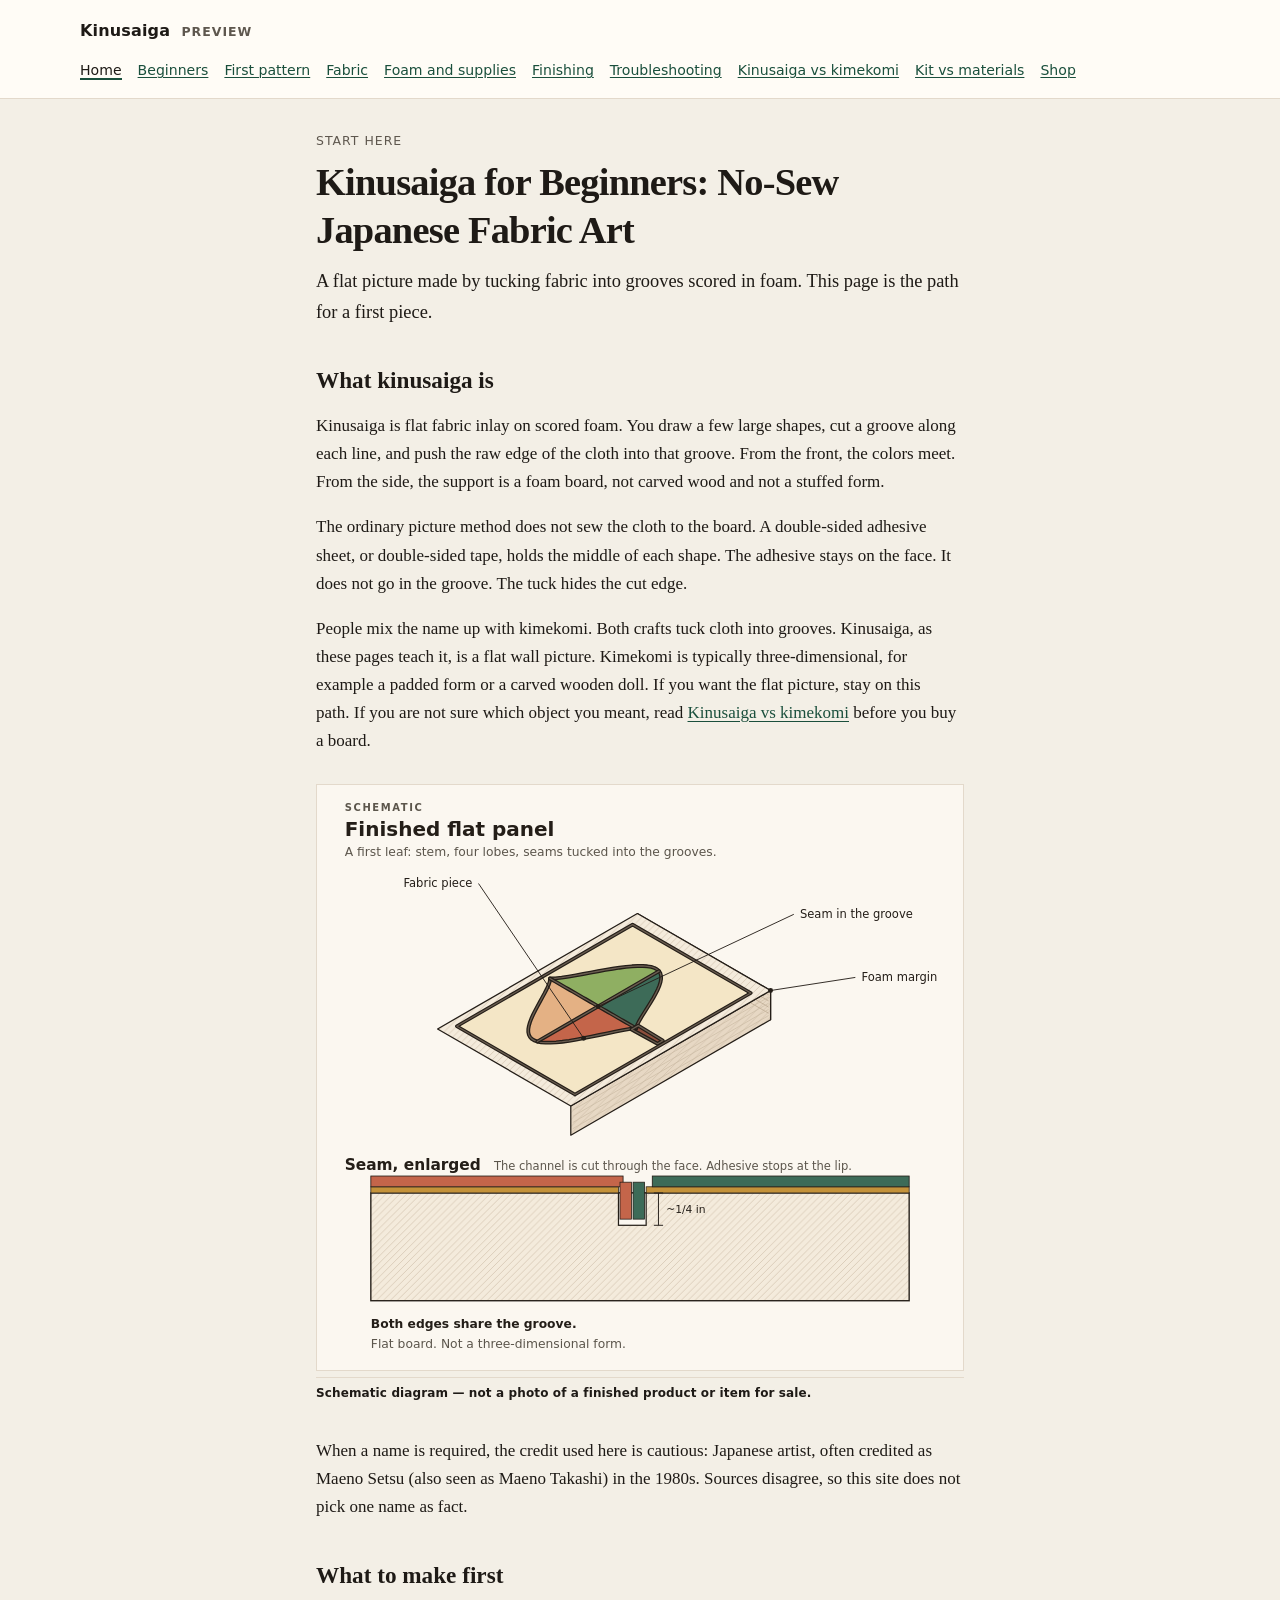
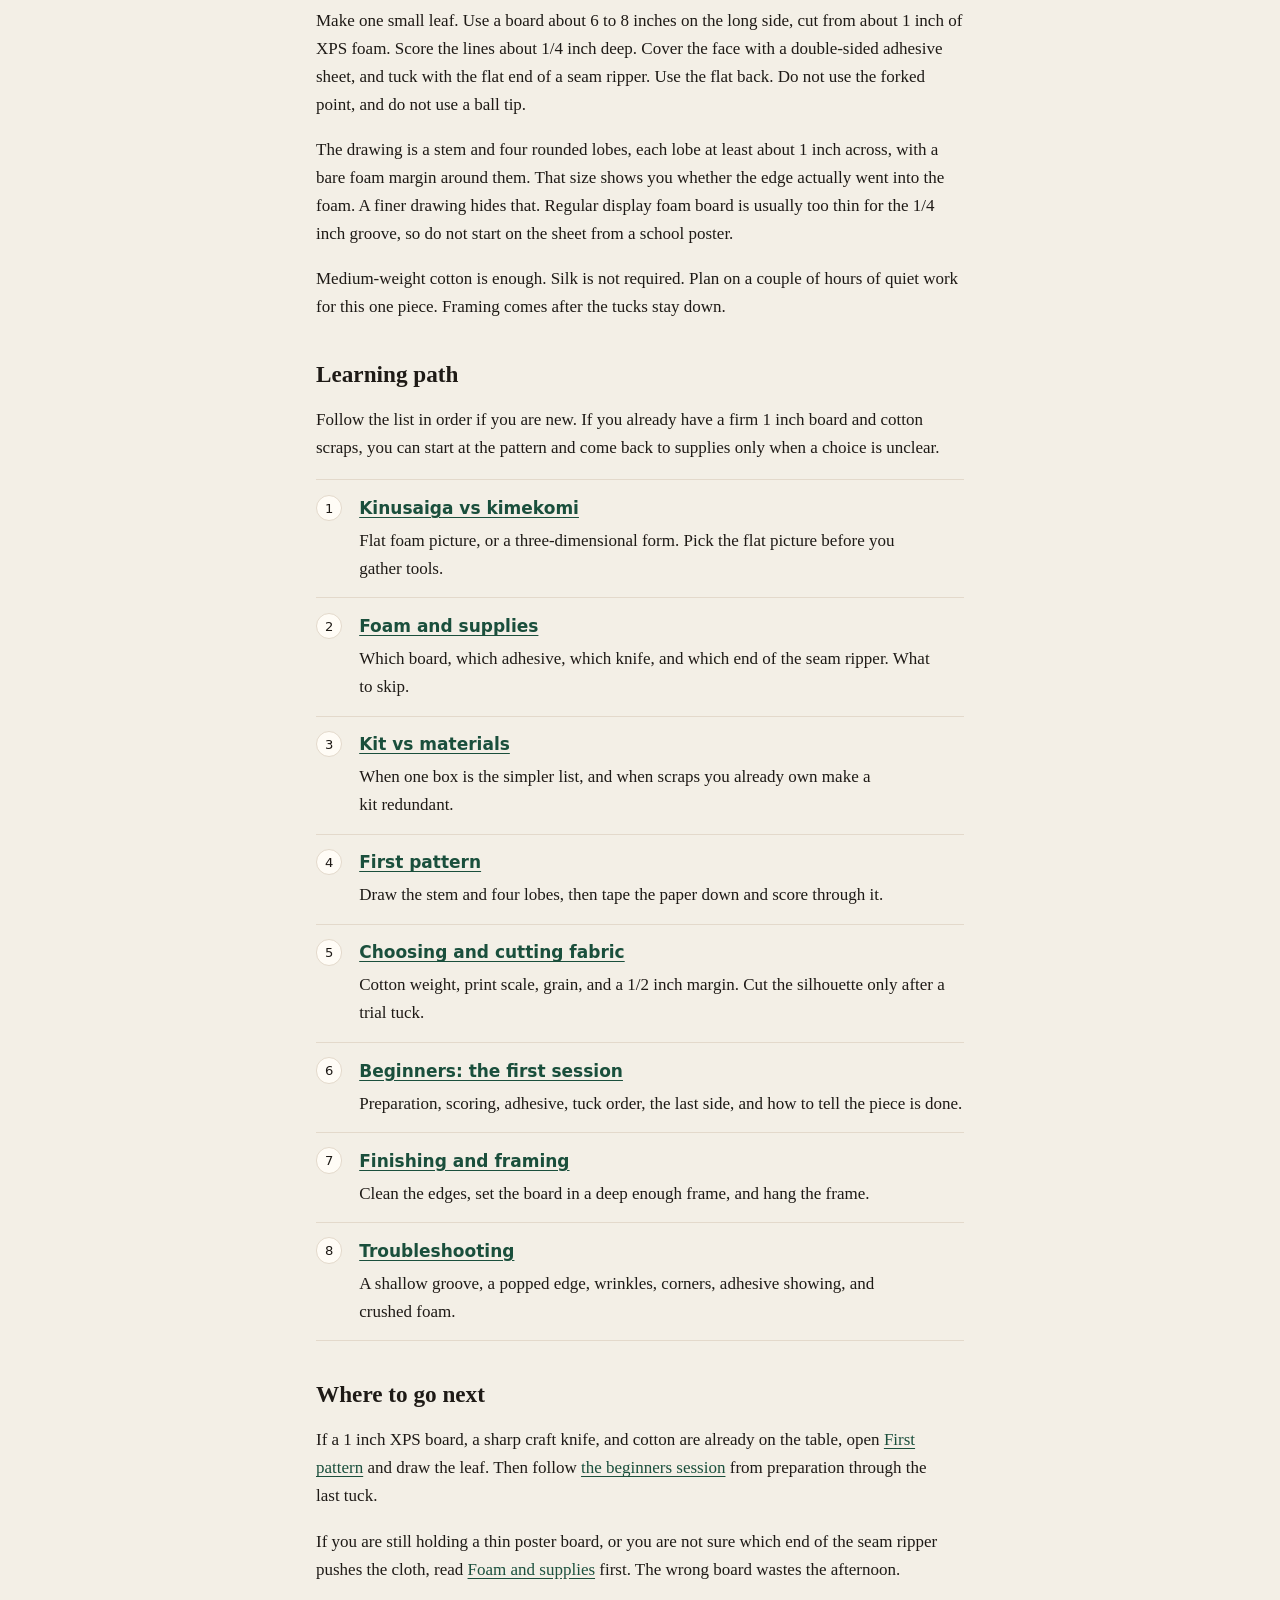
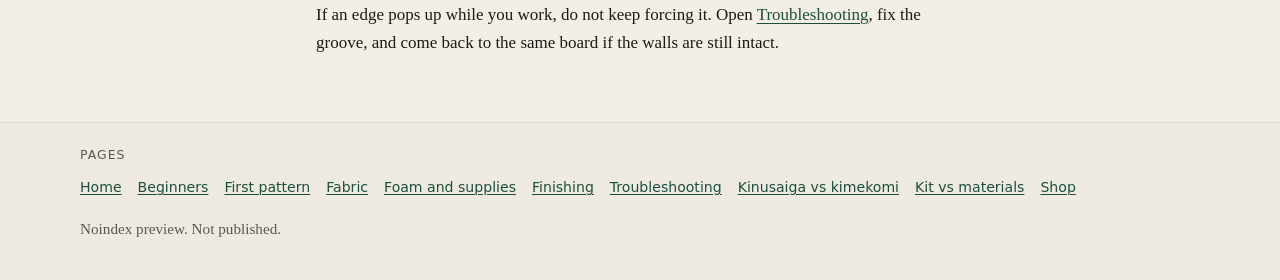
<file: index.html>
<!DOCTYPE html>
<html lang="en">
<head>
  <meta charset="utf-8">
  <meta name="viewport" content="width=device-width, initial-scale=1">
  <meta name="robots" content="noindex, nofollow">
  <meta name="googlebot" content="noindex, nofollow">
  <title>Kinusaiga for Beginners: No-Sew Japanese Fabric Art</title>
  <meta name="description" content="Start kinusaiga with a flat foam picture: what the craft is, which leaf to make first, and the path through the guides.">
  <!-- No rel=canonical. No production host is approved. -->
  <link rel="stylesheet" href="/css/site.css">
</head>
<body>
  <a class="skip" href="#content">Skip to content</a>
  <header class="site-header">
    <div class="wrap header-inner">
      <a class="brand" href="/">Kinusaiga <span>Preview</span></a>
      <nav aria-label="Primary">
        <ul class="nav-list">
          <li><a href="/" aria-current="page">Home</a></li>
          <li><a href="/guides/kinusaiga-for-beginners">Beginners</a></li>
          <li><a href="/guides/kinusaiga-first-pattern">First pattern</a></li>
          <li><a href="/guides/kinusaiga-choosing-and-cutting-fabric">Fabric</a></li>
          <li><a href="/guides/kinusaiga-foam-and-supplies">Foam and supplies</a></li>
          <li><a href="/guides/kinusaiga-finishing-and-framing">Finishing</a></li>
          <li><a href="/guides/kinusaiga-troubleshooting">Troubleshooting</a></li>
          <li><a href="/guides/kinusaiga-vs-kimekomi">Kinusaiga vs kimekomi</a></li>
          <li><a href="/guides/kinusaiga-kit-vs-materials">Kit vs materials</a></li>
          <li><a href="/shop">Shop</a></li>
        </ul>
      </nav>
    </div>
  </header>
  <main id="content">
    <article>
      <p class="eyebrow">Start here</p>
      <h1>Kinusaiga for Beginners: No&#8209;Sew Japanese Fabric Art</h1>
      <p class="dek">A flat picture made by tucking fabric into grooves scored in foam. This page is the path for a first piece.</p>

      <h2 id="what-it-is">What kinusaiga is</h2>
      <p>Kinusaiga is flat fabric inlay on scored foam. You draw a few large shapes, cut a groove along each line, and push the raw edge of the cloth into that groove. From the front, the colors meet. From the side, the support is a foam board, not carved wood and not a stuffed form.</p>
      <p>The ordinary picture method does not sew the cloth to the board. A double-sided adhesive sheet, or double-sided tape, holds the middle of each shape. The adhesive stays on the face. It does not go in the groove. The tuck hides the cut edge.</p>
      <p>People mix the name up with kimekomi. Both crafts tuck cloth into grooves. Kinusaiga, as these pages teach it, is a flat wall picture. Kimekomi is typically three-dimensional, for example a padded form or a carved wooden doll. If you want the flat picture, stay on this path. If you are not sure which object you meant, read <a href="/guides/kinusaiga-vs-kimekomi">Kinusaiga vs kimekomi</a> before you buy a board.</p>

      <figure class="diagram">
        <img src="/images/diagrams/finished-flat-kinusaiga.svg" width="840" height="760" alt="Schematic diagram of a finished flat kinusaiga: a simple leaf of fabric shapes on a foam board, with a side section showing cloth tucked into grooves.">
        <figcaption>Schematic diagram &mdash; not a photo of a finished product or item for sale.</figcaption>
      </figure>

      <p>When a name is required, the credit used here is cautious: Japanese artist, often credited as Maeno Setsu (also seen as Maeno Takashi) in the 1980s. Sources disagree, so this site does not pick one name as fact.</p>

      <h2 id="first-piece">What to make first</h2>
      <p>Make one small leaf. Use a board about 6 to 8 inches on the long side, cut from about 1 inch of XPS foam. Score the lines about 1/4 inch deep. Cover the face with a double-sided adhesive sheet, and tuck with the flat end of a seam ripper. Use the flat back. Do not use the forked point, and do not use a ball tip.</p>
      <p>The drawing is a stem and four rounded lobes, each lobe at least about 1 inch across, with a bare foam margin around them. That size shows you whether the edge actually went into the foam. A finer drawing hides that. Regular display foam board is usually too thin for the 1/4 inch groove, so do not start on the sheet from a school poster.</p>
      <p>Medium-weight cotton is enough. Silk is not required. Plan on a couple of hours of quiet work for this one piece. Framing comes after the tucks stay down.</p>

      <h2 id="path">Learning path</h2>
      <p>Follow the list in order if you are new. If you already have a firm 1 inch board and cotton scraps, you can start at the pattern and come back to supplies only when a choice is unclear.</p>
      <ol class="path">
        <li>
          <a href="/guides/kinusaiga-vs-kimekomi">Kinusaiga vs kimekomi</a>
          <p>Flat foam picture, or a three-dimensional form. Pick the flat picture before you gather tools.</p>
        </li>
        <li>
          <a href="/guides/kinusaiga-foam-and-supplies">Foam and supplies</a>
          <p>Which board, which adhesive, which knife, and which end of the seam ripper. What to skip.</p>
        </li>
        <li>
          <a href="/guides/kinusaiga-kit-vs-materials">Kit vs materials</a>
          <p>When one box is the simpler list, and when scraps you already own make a kit redundant.</p>
        </li>
        <li>
          <a href="/guides/kinusaiga-first-pattern">First pattern</a>
          <p>Draw the stem and four lobes, then tape the paper down and score through it.</p>
        </li>
        <li>
          <a href="/guides/kinusaiga-choosing-and-cutting-fabric">Choosing and cutting fabric</a>
          <p>Cotton weight, print scale, grain, and a 1/2 inch margin. Cut the silhouette only after a trial tuck.</p>
        </li>
        <li>
          <a href="/guides/kinusaiga-for-beginners">Beginners: the first session</a>
          <p>Preparation, scoring, adhesive, tuck order, the last side, and how to tell the piece is done.</p>
        </li>
        <li>
          <a href="/guides/kinusaiga-finishing-and-framing">Finishing and framing</a>
          <p>Clean the edges, set the board in a deep enough frame, and hang the frame.</p>
        </li>
        <li>
          <a href="/guides/kinusaiga-troubleshooting">Troubleshooting</a>
          <p>A shallow groove, a popped edge, wrinkles, corners, adhesive showing, and crushed foam.</p>
        </li>
      </ol>

      <h2 id="next">Where to go next</h2>
      <p>If a 1 inch XPS board, a sharp craft knife, and cotton are already on the table, open <a href="/guides/kinusaiga-first-pattern">First pattern</a> and draw the leaf. Then follow <a href="/guides/kinusaiga-for-beginners">the beginners session</a> from preparation through the last tuck.</p>
      <p>If you are still holding a thin poster board, or you are not sure which end of the seam ripper pushes the cloth, read <a href="/guides/kinusaiga-foam-and-supplies">Foam and supplies</a> first. The wrong board wastes the afternoon.</p>
      <p>If an edge pops up while you work, do not keep forcing it. Open <a href="/guides/kinusaiga-troubleshooting">Troubleshooting</a>, fix the groove, and come back to the same board if the walls are still intact.</p>
    </article>
  </main>
  <footer class="site-footer">
    <div class="wrap">
      <p class="footer-label">Pages</p>
      <ul class="footer-nav">
        <li><a href="/" aria-current="page">Home</a></li>
        <li><a href="/guides/kinusaiga-for-beginners">Beginners</a></li>
        <li><a href="/guides/kinusaiga-first-pattern">First pattern</a></li>
        <li><a href="/guides/kinusaiga-choosing-and-cutting-fabric">Fabric</a></li>
        <li><a href="/guides/kinusaiga-foam-and-supplies">Foam and supplies</a></li>
        <li><a href="/guides/kinusaiga-finishing-and-framing">Finishing</a></li>
        <li><a href="/guides/kinusaiga-troubleshooting">Troubleshooting</a></li>
        <li><a href="/guides/kinusaiga-vs-kimekomi">Kinusaiga vs kimekomi</a></li>
        <li><a href="/guides/kinusaiga-kit-vs-materials">Kit vs materials</a></li>
        <li><a href="/shop">Shop</a></li>
      </ul>
      <p>Noindex preview. Not published.</p>
    </div>
  </footer>
</body>
</html>
</file>
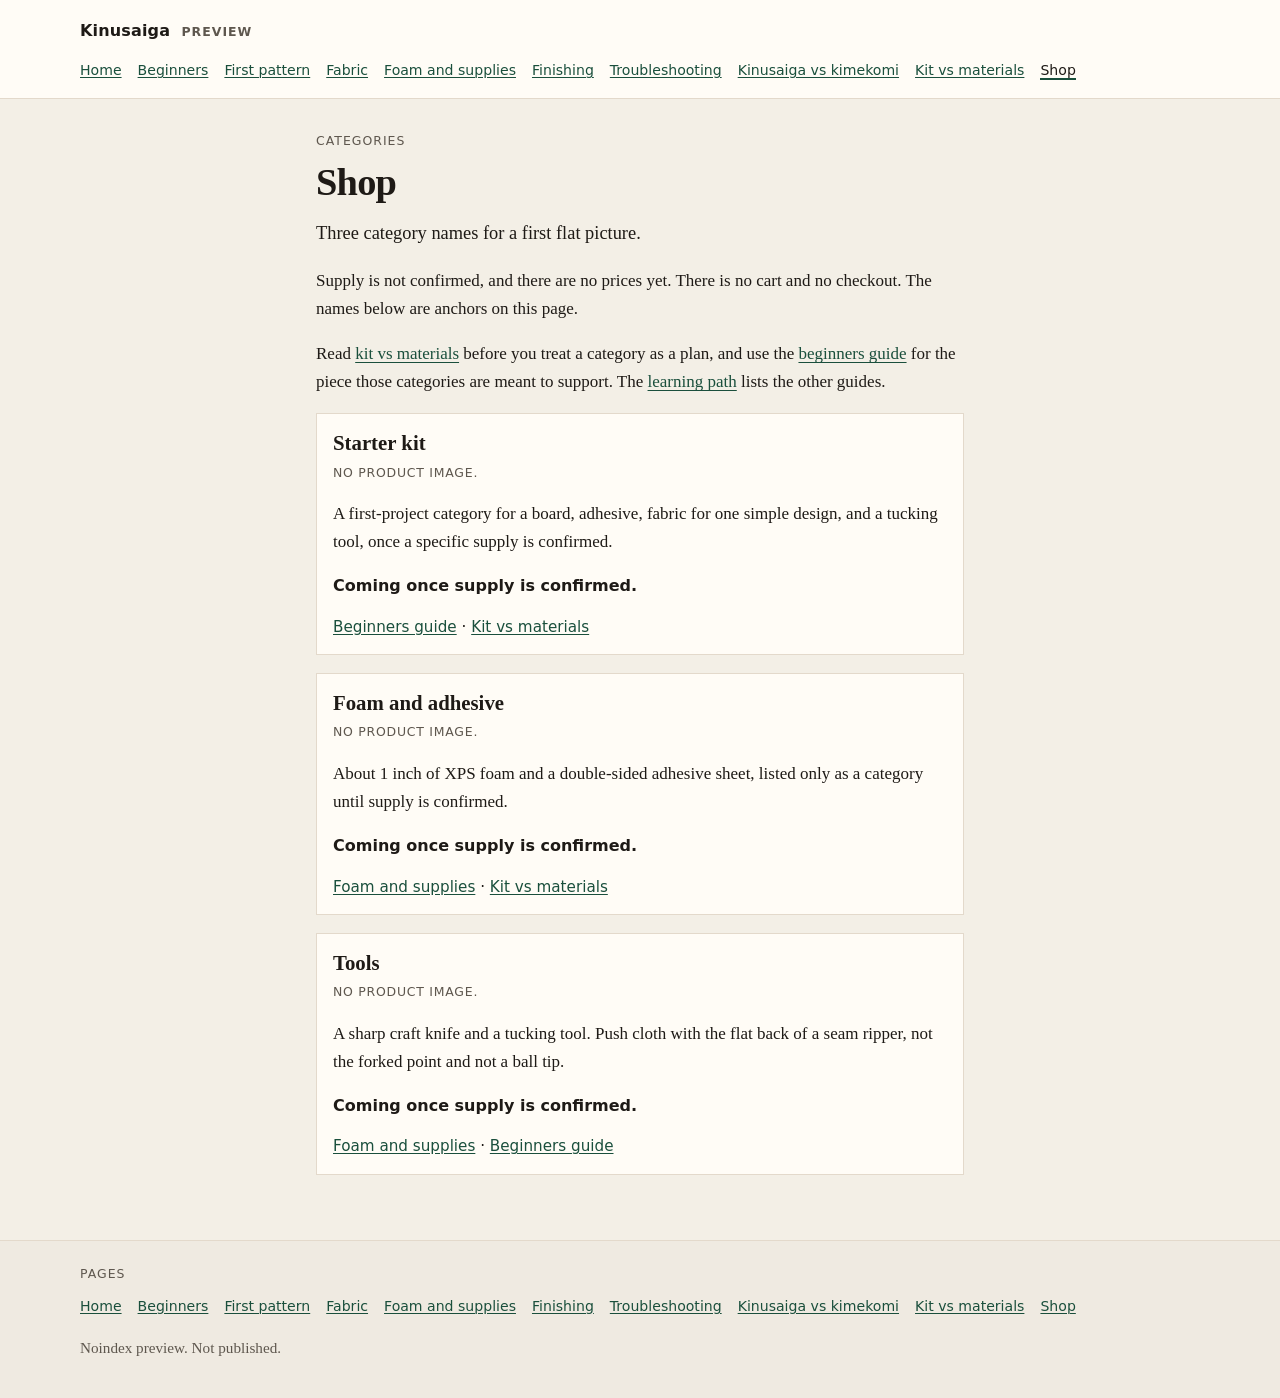
<file: shop/index.html>
<!DOCTYPE html>
<html lang="en">
<head>
  <meta charset="utf-8">
  <meta name="viewport" content="width=device-width, initial-scale=1">
  <meta name="robots" content="noindex, nofollow">
  <meta name="googlebot" content="noindex, nofollow">
  <title>Shop categories</title>
  <meta name="description" content="A text list of three kinusaiga categories. Supply is not confirmed. No prices and no checkout.">
  <!-- No rel=canonical. No production host is approved. -->
  <link rel="stylesheet" href="/css/site.css">
</head>
<body>
  <a class="skip" href="#content">Skip to content</a>
  <header class="site-header">
    <div class="wrap header-inner">
      <a class="brand" href="/">Kinusaiga <span>Preview</span></a>
      <nav aria-label="Primary">
        <ul class="nav-list">
          <li><a href="/">Home</a></li>
          <li><a href="/guides/kinusaiga-for-beginners">Beginners</a></li>
          <li><a href="/guides/kinusaiga-first-pattern">First pattern</a></li>
          <li><a href="/guides/kinusaiga-choosing-and-cutting-fabric">Fabric</a></li>
          <li><a href="/guides/kinusaiga-foam-and-supplies">Foam and supplies</a></li>
          <li><a href="/guides/kinusaiga-finishing-and-framing">Finishing</a></li>
          <li><a href="/guides/kinusaiga-troubleshooting">Troubleshooting</a></li>
          <li><a href="/guides/kinusaiga-vs-kimekomi">Kinusaiga vs kimekomi</a></li>
          <li><a href="/guides/kinusaiga-kit-vs-materials">Kit vs materials</a></li>
          <li><a href="/shop" aria-current="page">Shop</a></li>
        </ul>
      </nav>
    </div>
  </header>
  <main id="content">
    <article>
      <p class="eyebrow">Categories</p>
      <h1>Shop</h1>
      <p class="dek">Three category names for a first flat picture.</p>
      <p>Supply is not confirmed, and there are no prices yet. There is no cart and no checkout. The names below are anchors on this page.</p>
      <p>Read <a href="/guides/kinusaiga-kit-vs-materials">kit vs materials</a> before you treat a category as a plan, and use the <a href="/guides/kinusaiga-for-beginners">beginners guide</a> for the piece those categories are meant to support. The <a href="/">learning path</a> lists the other guides.</p>

      <section class="category" id="starter-kit">
        <h2>Starter kit</h2>
        <p class="no-image">No product image.</p>
        <p>A first-project category for a board, adhesive, fabric for one simple design, and a tucking tool, once a specific supply is confirmed.</p>
        <p class="status">Coming once supply is confirmed.</p>
        <p class="category-links"><a href="/guides/kinusaiga-for-beginners">Beginners guide</a> · <a href="/guides/kinusaiga-kit-vs-materials">Kit vs materials</a></p>
      </section>

      <section class="category" id="foam-and-adhesive">
        <h2>Foam and adhesive</h2>
        <p class="no-image">No product image.</p>
        <p>About 1 inch of XPS foam and a double-sided adhesive sheet, listed only as a category until supply is confirmed.</p>
        <p class="status">Coming once supply is confirmed.</p>
        <p class="category-links"><a href="/guides/kinusaiga-foam-and-supplies">Foam and supplies</a> · <a href="/guides/kinusaiga-kit-vs-materials">Kit vs materials</a></p>
      </section>

      <section class="category" id="tools">
        <h2>Tools</h2>
        <p class="no-image">No product image.</p>
        <p>A sharp craft knife and a tucking tool. Push cloth with the flat back of a seam ripper, not the forked point and not a ball tip.</p>
        <p class="status">Coming once supply is confirmed.</p>
        <p class="category-links"><a href="/guides/kinusaiga-foam-and-supplies">Foam and supplies</a> · <a href="/guides/kinusaiga-for-beginners">Beginners guide</a></p>
      </section>
    </article>
  </main>
  <footer class="site-footer">
    <div class="wrap">
      <p class="footer-label">Pages</p>
      <ul class="footer-nav">
        <li><a href="/">Home</a></li>
        <li><a href="/guides/kinusaiga-for-beginners">Beginners</a></li>
        <li><a href="/guides/kinusaiga-first-pattern">First pattern</a></li>
        <li><a href="/guides/kinusaiga-choosing-and-cutting-fabric">Fabric</a></li>
        <li><a href="/guides/kinusaiga-foam-and-supplies">Foam and supplies</a></li>
        <li><a href="/guides/kinusaiga-finishing-and-framing">Finishing</a></li>
        <li><a href="/guides/kinusaiga-troubleshooting">Troubleshooting</a></li>
        <li><a href="/guides/kinusaiga-vs-kimekomi">Kinusaiga vs kimekomi</a></li>
        <li><a href="/guides/kinusaiga-kit-vs-materials">Kit vs materials</a></li>
        <li><a href="/shop" aria-current="page">Shop</a></li>
      </ul>
      <p>Noindex preview. Not published.</p>
    </div>
  </footer>
</body>
</html>
</file>
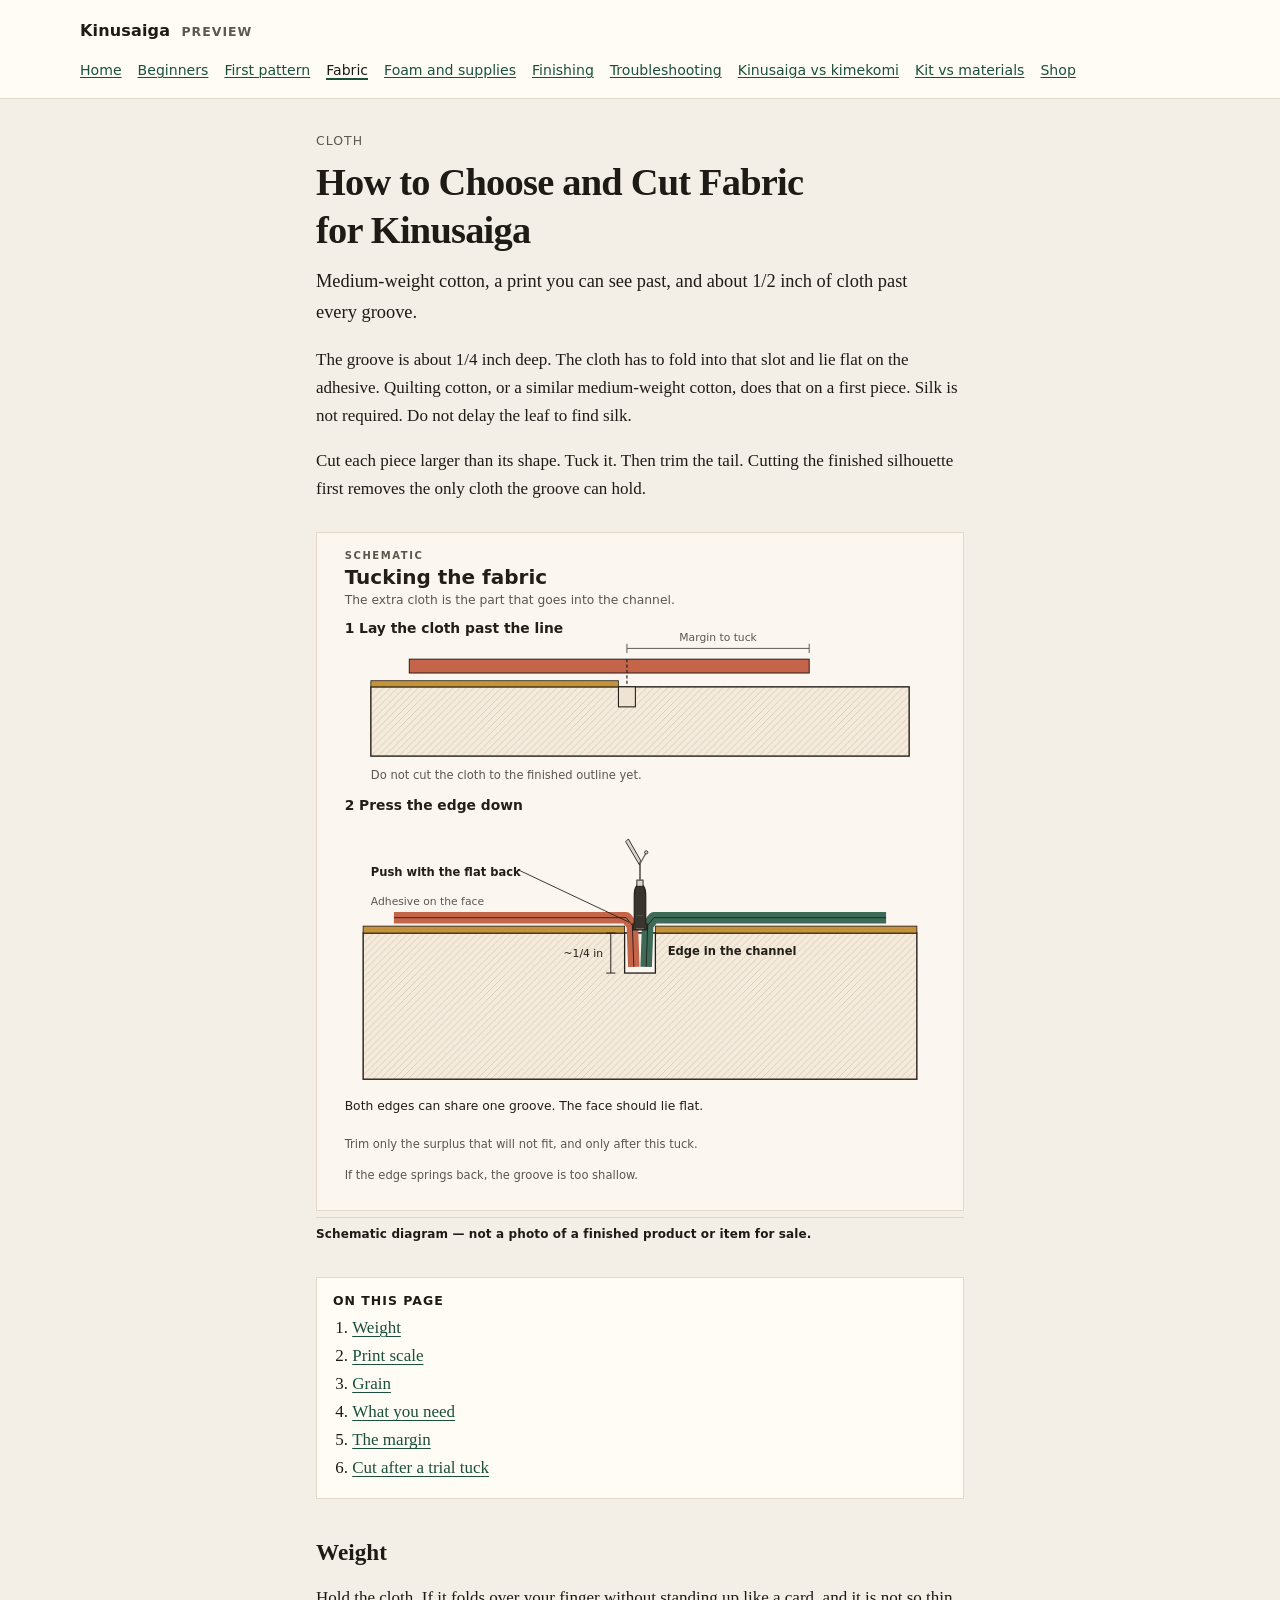
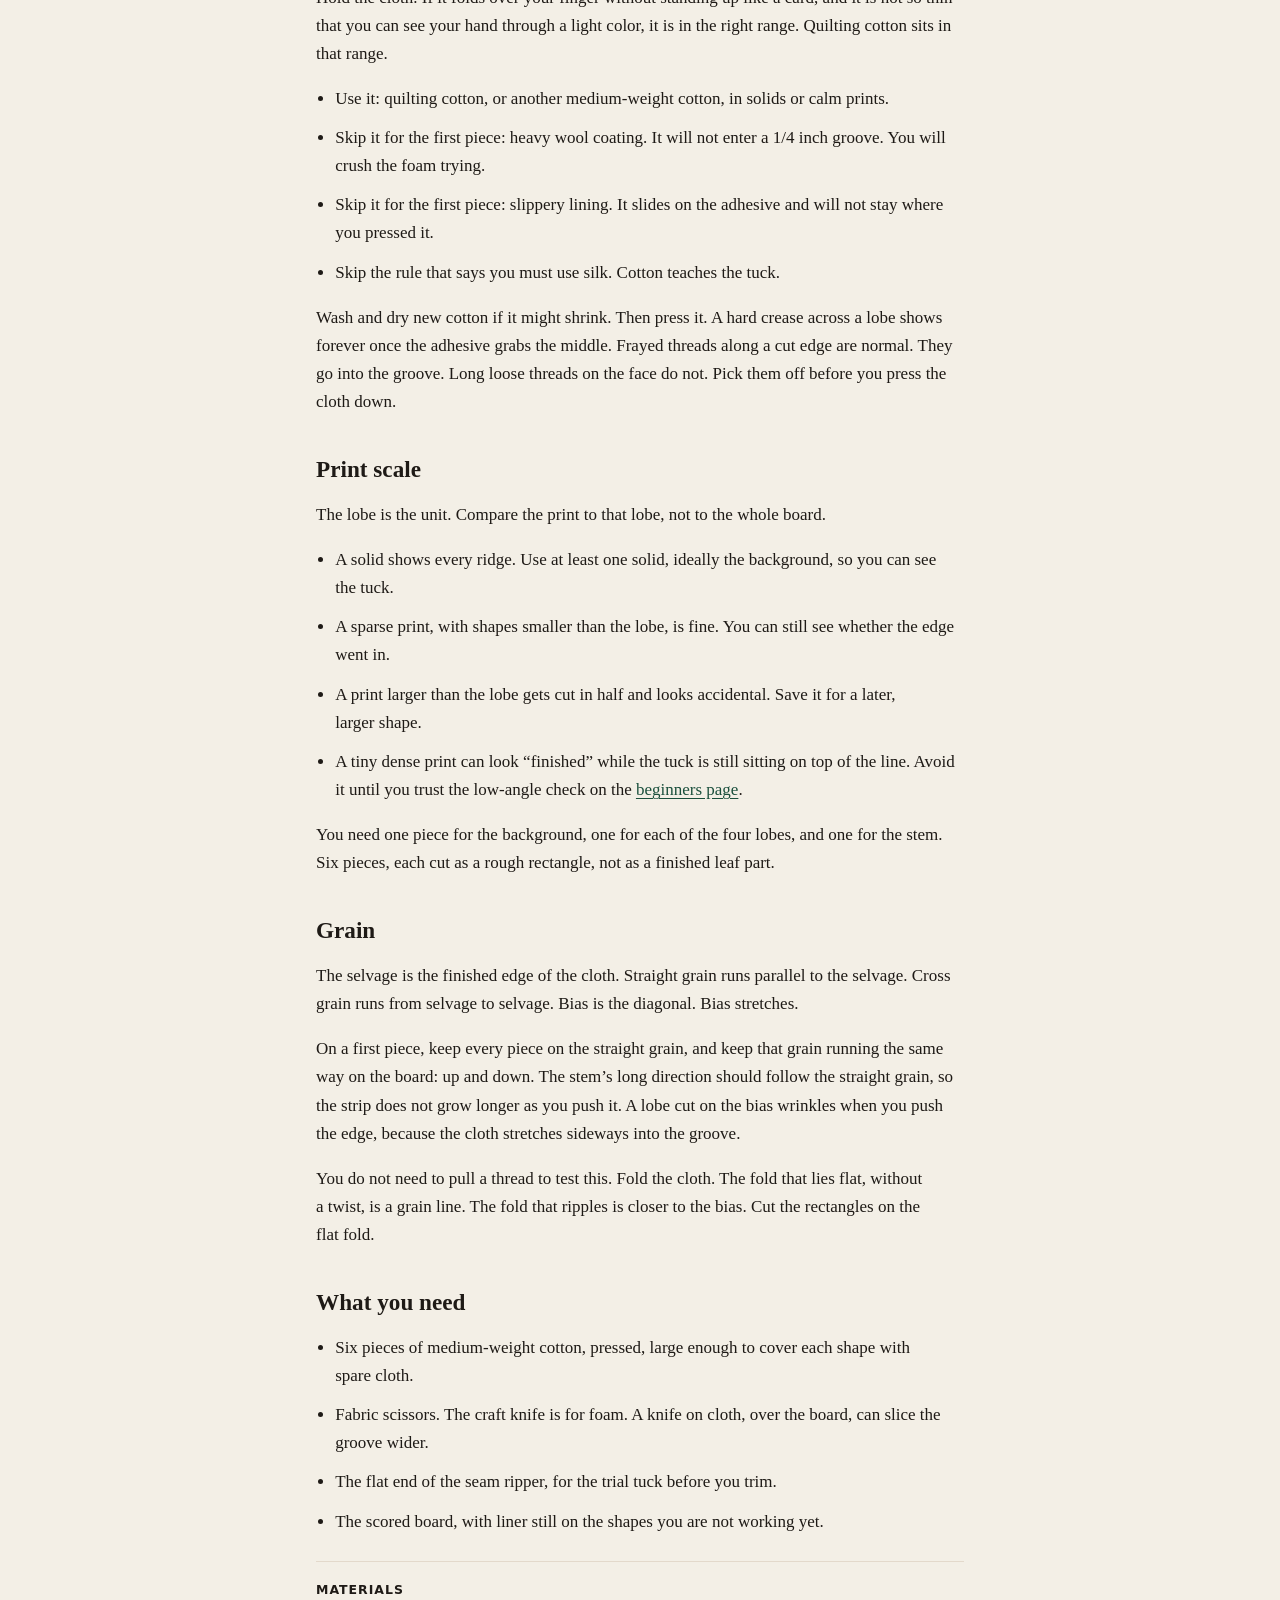
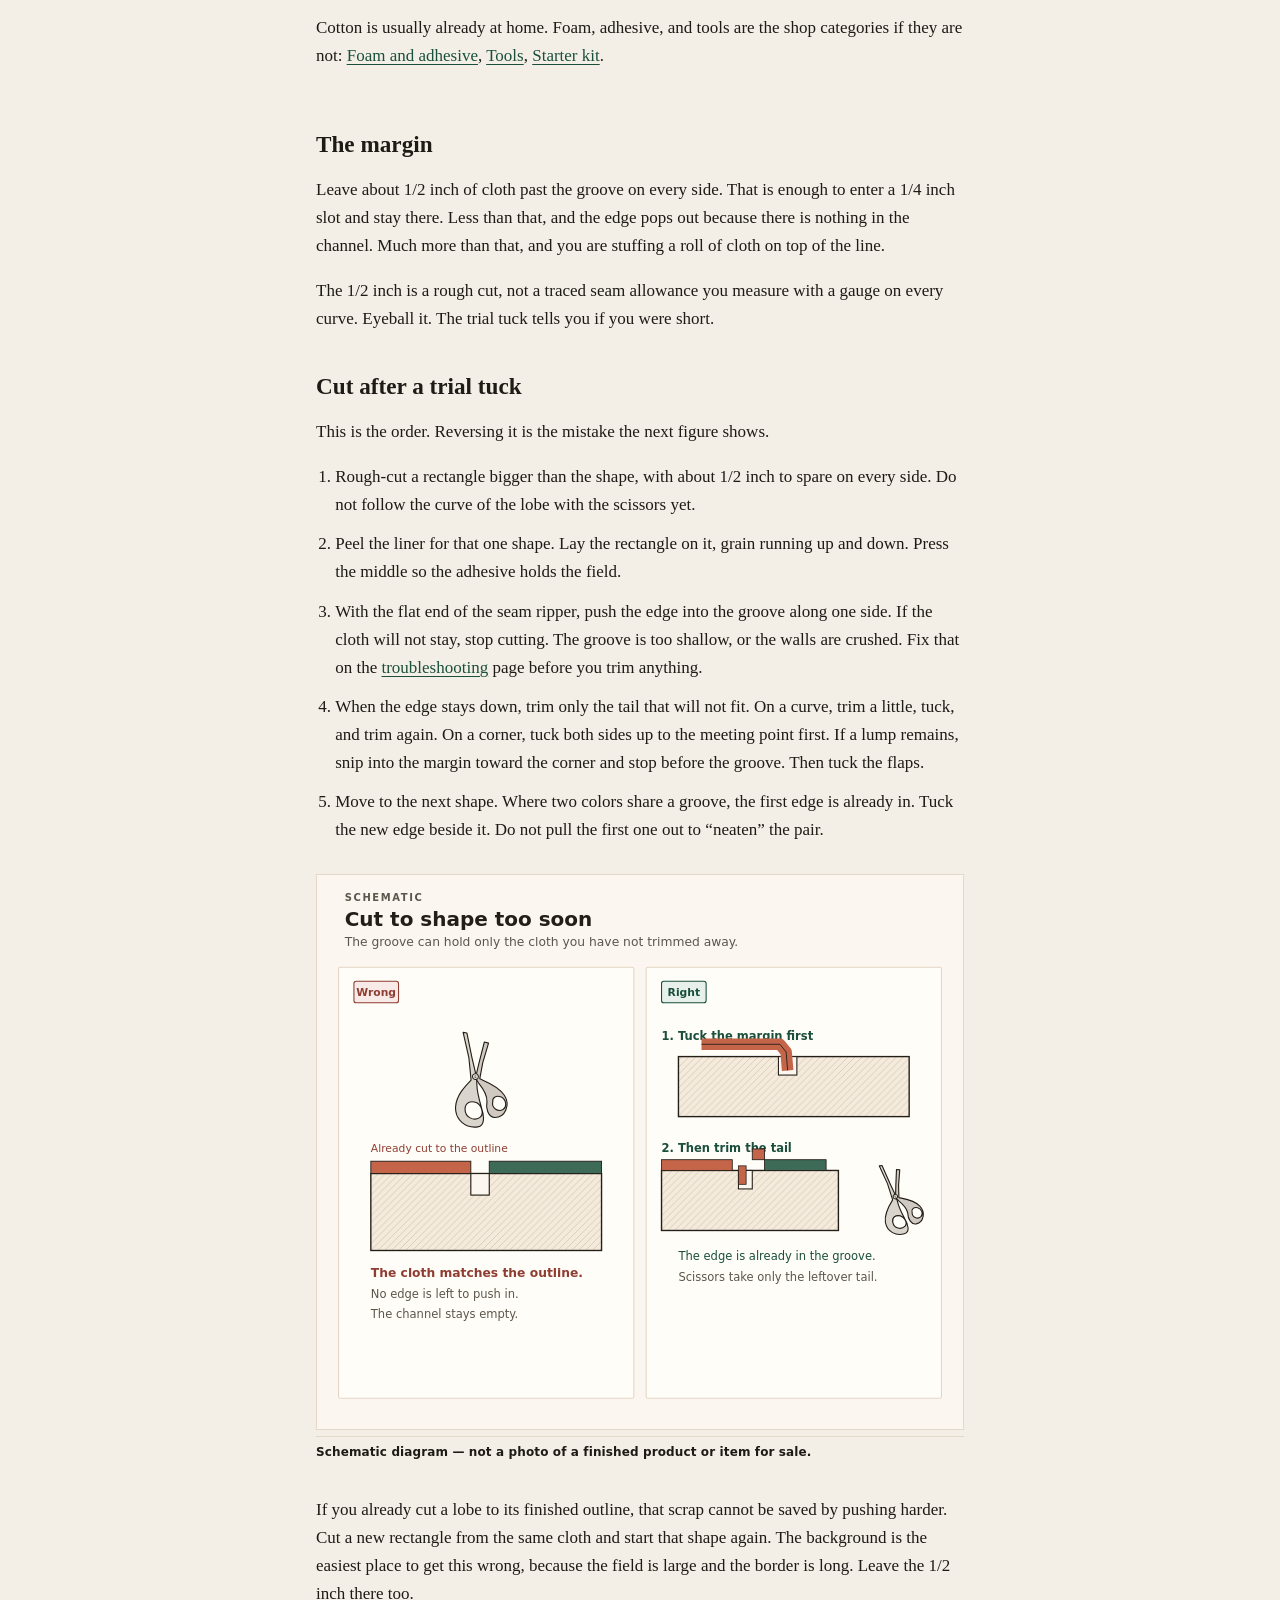
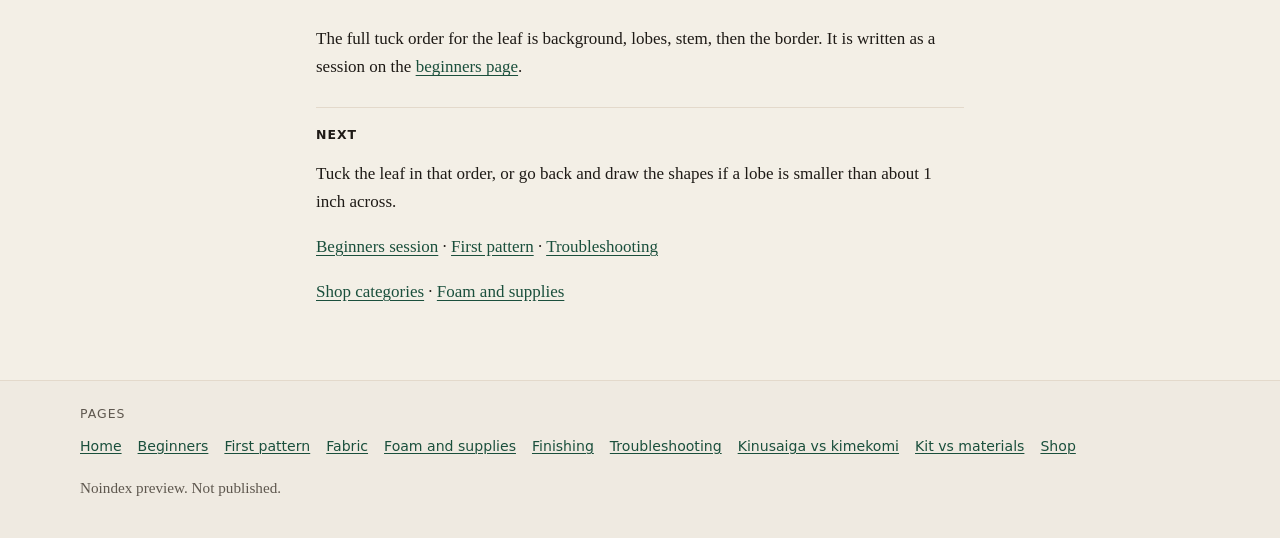
<file: guides/kinusaiga-choosing-and-cutting-fabric/index.html>
<!DOCTYPE html>
<html lang="en">
<head>
  <meta charset="utf-8">
  <meta name="viewport" content="width=device-width, initial-scale=1">
  <meta name="robots" content="noindex, nofollow">
  <meta name="googlebot" content="noindex, nofollow">
  <title>How to Choose and Cut Fabric for Kinusaiga</title>
  <meta name="description" content="Choose quilting cotton for kinusaiga, match the print to the lobe, keep the grain square, and cut a tuck margin after you see the edge go in.">
  <!-- No rel=canonical. No production host is approved. -->
  <link rel="stylesheet" href="/css/site.css">
</head>
<body>
  <a class="skip" href="#content">Skip to content</a>
  <header class="site-header">
    <div class="wrap header-inner">
      <a class="brand" href="/">Kinusaiga <span>Preview</span></a>
      <nav aria-label="Primary">
        <ul class="nav-list">
          <li><a href="/">Home</a></li>
          <li><a href="/guides/kinusaiga-for-beginners">Beginners</a></li>
          <li><a href="/guides/kinusaiga-first-pattern">First pattern</a></li>
          <li><a href="/guides/kinusaiga-choosing-and-cutting-fabric" aria-current="page">Fabric</a></li>
          <li><a href="/guides/kinusaiga-foam-and-supplies">Foam and supplies</a></li>
          <li><a href="/guides/kinusaiga-finishing-and-framing">Finishing</a></li>
          <li><a href="/guides/kinusaiga-troubleshooting">Troubleshooting</a></li>
          <li><a href="/guides/kinusaiga-vs-kimekomi">Kinusaiga vs kimekomi</a></li>
          <li><a href="/guides/kinusaiga-kit-vs-materials">Kit vs materials</a></li>
          <li><a href="/shop">Shop</a></li>
        </ul>
      </nav>
    </div>
  </header>
  <main id="content">
    <article>
      <p class="eyebrow">Cloth</p>
      <h1>How to Choose and Cut Fabric for Kinusaiga</h1>
      <p class="dek">Medium-weight cotton, a print you can see past, and about 1/2 inch of cloth past every groove.</p>

      <p>The groove is about 1/4 inch deep. The cloth has to fold into that slot and lie flat on the adhesive. Quilting cotton, or a similar medium-weight cotton, does that on a first piece. Silk is not required. Do not delay the leaf to find silk.</p>
      <p>Cut each piece larger than its shape. Tuck it. Then trim the tail. Cutting the finished silhouette first removes the only cloth the groove can hold.</p>

      <figure class="diagram">
        <img src="/images/diagrams/tucking-fabric.svg" width="840" height="880" alt="Schematic diagram of fabric laid past a groove with a margin to tuck, then pushed in with the flat back of a seam ripper.">
        <figcaption>Schematic diagram &mdash; not a photo of a finished product or item for sale.</figcaption>
      </figure>

      <nav class="on-this-page" aria-label="On this page">
        <h2>On this page</h2>
        <ol>
          <li><a href="#weight">Weight</a></li>
          <li><a href="#scale">Print scale</a></li>
          <li><a href="#grain">Grain</a></li>
          <li><a href="#what-you-need">What you need</a></li>
          <li><a href="#margin">The margin</a></li>
          <li><a href="#order">Cut after a trial tuck</a></li>
        </ol>
      </nav>

      <h2 id="weight">Weight</h2>
      <p>Hold the cloth. If it folds over your finger without standing up like a card, and it is not so thin that you can see your hand through a light color, it is in the right range. Quilting cotton sits in that range.</p>
      <ul class="checklist">
        <li>Use it: quilting cotton, or another medium-weight cotton, in solids or calm prints.</li>
        <li>Skip it for the first piece: heavy wool coating. It will not enter a 1/4 inch groove. You will crush the foam trying.</li>
        <li>Skip it for the first piece: slippery lining. It slides on the adhesive and will not stay where you pressed it.</li>
        <li>Skip the rule that says you must use silk. Cotton teaches the tuck.</li>
      </ul>
      <p>Wash and dry new cotton if it might shrink. Then press it. A hard crease across a lobe shows forever once the adhesive grabs the middle. Frayed threads along a cut edge are normal. They go into the groove. Long loose threads on the face do not. Pick them off before you press the cloth down.</p>

      <h2 id="scale">Print scale</h2>
      <p>The lobe is the unit. Compare the print to that lobe, not to the whole board.</p>
      <ul class="checklist">
        <li>A solid shows every ridge. Use at least one solid, ideally the background, so you can see the tuck.</li>
        <li>A sparse print, with shapes smaller than the lobe, is fine. You can still see whether the edge went in.</li>
        <li>A print larger than the lobe gets cut in half and looks accidental. Save it for a later, larger shape.</li>
        <li>A tiny dense print can look “finished” while the tuck is still sitting on top of the line. Avoid it until you trust the low-angle check on the <a href="/guides/kinusaiga-for-beginners#done">beginners page</a>.</li>
      </ul>
      <p>You need one piece for the background, one for each of the four lobes, and one for the stem. Six pieces, each cut as a rough rectangle, not as a finished leaf part.</p>

      <h2 id="grain">Grain</h2>
      <p>The selvage is the finished edge of the cloth. Straight grain runs parallel to the selvage. Cross grain runs from selvage to selvage. Bias is the diagonal. Bias stretches.</p>
      <p>On a first piece, keep every piece on the straight grain, and keep that grain running the same way on the board: up and down. The stem’s long direction should follow the straight grain, so the strip does not grow longer as you push it. A lobe cut on the bias wrinkles when you push the edge, because the cloth stretches sideways into the groove.</p>
      <p>You do not need to pull a thread to test this. Fold the cloth. The fold that lies flat, without a twist, is a grain line. The fold that ripples is closer to the bias. Cut the rectangles on the flat fold.</p>

      <h2 id="what-you-need">What you need</h2>
      <ul class="checklist">
        <li>Six pieces of medium-weight cotton, pressed, large enough to cover each shape with spare cloth.</li>
        <li>Fabric scissors. The craft knife is for foam. A knife on cloth, over the board, can slice the groove wider.</li>
        <li>The flat end of the seam ripper, for the trial tuck before you trim.</li>
        <li>The scored board, with liner still on the shapes you are not working yet.</li>
      </ul>

      <aside class="supply-note">
        <h3>Materials</h3>
        <p>Cotton is usually already at home. Foam, adhesive, and tools are the shop categories if they are not: <a href="/shop#foam-and-adhesive">Foam and adhesive</a>, <a href="/shop#tools">Tools</a>, <a href="/shop#starter-kit">Starter kit</a>.</p>
      </aside>

      <h2 id="margin">The margin</h2>
      <p>Leave about 1/2 inch of cloth past the groove on every side. That is enough to enter a 1/4 inch slot and stay there. Less than that, and the edge pops out because there is nothing in the channel. Much more than that, and you are stuffing a roll of cloth on top of the line.</p>
      <p>The 1/2 inch is a rough cut, not a traced seam allowance you measure with a gauge on every curve. Eyeball it. The trial tuck tells you if you were short.</p>

      <h2 id="order">Cut after a trial tuck</h2>
      <p>This is the order. Reversing it is the mistake the next figure shows.</p>
      <ol class="steps">
        <li>Rough-cut a rectangle bigger than the shape, with about 1/2 inch to spare on every side. Do not follow the curve of the lobe with the scissors yet.</li>
        <li>Peel the liner for that one shape. Lay the rectangle on it, grain running up and down. Press the middle so the adhesive holds the field.</li>
        <li>With the flat end of the seam ripper, push the edge into the groove along one side. If the cloth will not stay, stop cutting. The groove is too shallow, or the walls are crushed. Fix that on the <a href="/guides/kinusaiga-troubleshooting">troubleshooting</a> page before you trim anything.</li>
        <li>When the edge stays down, trim only the tail that will not fit. On a curve, trim a little, tuck, and trim again. On a corner, tuck both sides up to the meeting point first. If a lump remains, snip into the margin toward the corner and stop before the groove. Then tuck the flaps.</li>
        <li>Move to the next shape. Where two colors share a groove, the first edge is already in. Tuck the new edge beside it. Do not pull the first one out to “neaten” the pair.</li>
      </ol>
      <figure class="diagram">
        <img src="/images/diagrams/mistake-cut-before-tucking.svg" width="840" height="720" alt="Schematic diagram comparing fabric cut to the finished outline, which cannot be tucked, with fabric that keeps a margin until after the tuck.">
        <figcaption>Schematic diagram &mdash; not a photo of a finished product or item for sale.</figcaption>
      </figure>
      <p>If you already cut a lobe to its finished outline, that scrap cannot be saved by pushing harder. Cut a new rectangle from the same cloth and start that shape again. The background is the easiest place to get this wrong, because the field is large and the border is long. Leave the 1/2 inch there too.</p>
      <p>The full tuck order for the leaf is background, lobes, stem, then the border. It is written as a session on the <a href="/guides/kinusaiga-for-beginners#order">beginners page</a>.</p>

      <aside class="end-cta">
        <h2>Next</h2>
        <p>Tuck the leaf in that order, or go back and draw the shapes if a lobe is smaller than about 1 inch across.</p>
        <p><a href="/guides/kinusaiga-for-beginners">Beginners session</a> · <a href="/guides/kinusaiga-first-pattern">First pattern</a> · <a href="/guides/kinusaiga-troubleshooting">Troubleshooting</a></p>
        <p><a href="/shop">Shop categories</a> · <a href="/guides/kinusaiga-foam-and-supplies">Foam and supplies</a></p>
      </aside>
    </article>
  </main>
  <footer class="site-footer">
    <div class="wrap">
      <p class="footer-label">Pages</p>
      <ul class="footer-nav">
        <li><a href="/">Home</a></li>
        <li><a href="/guides/kinusaiga-for-beginners">Beginners</a></li>
        <li><a href="/guides/kinusaiga-first-pattern">First pattern</a></li>
        <li><a href="/guides/kinusaiga-choosing-and-cutting-fabric" aria-current="page">Fabric</a></li>
        <li><a href="/guides/kinusaiga-foam-and-supplies">Foam and supplies</a></li>
        <li><a href="/guides/kinusaiga-finishing-and-framing">Finishing</a></li>
        <li><a href="/guides/kinusaiga-troubleshooting">Troubleshooting</a></li>
        <li><a href="/guides/kinusaiga-vs-kimekomi">Kinusaiga vs kimekomi</a></li>
        <li><a href="/guides/kinusaiga-kit-vs-materials">Kit vs materials</a></li>
        <li><a href="/shop">Shop</a></li>
      </ul>
      <p>Noindex preview. Not published.</p>
    </div>
  </footer>
</body>
</html>
</file>
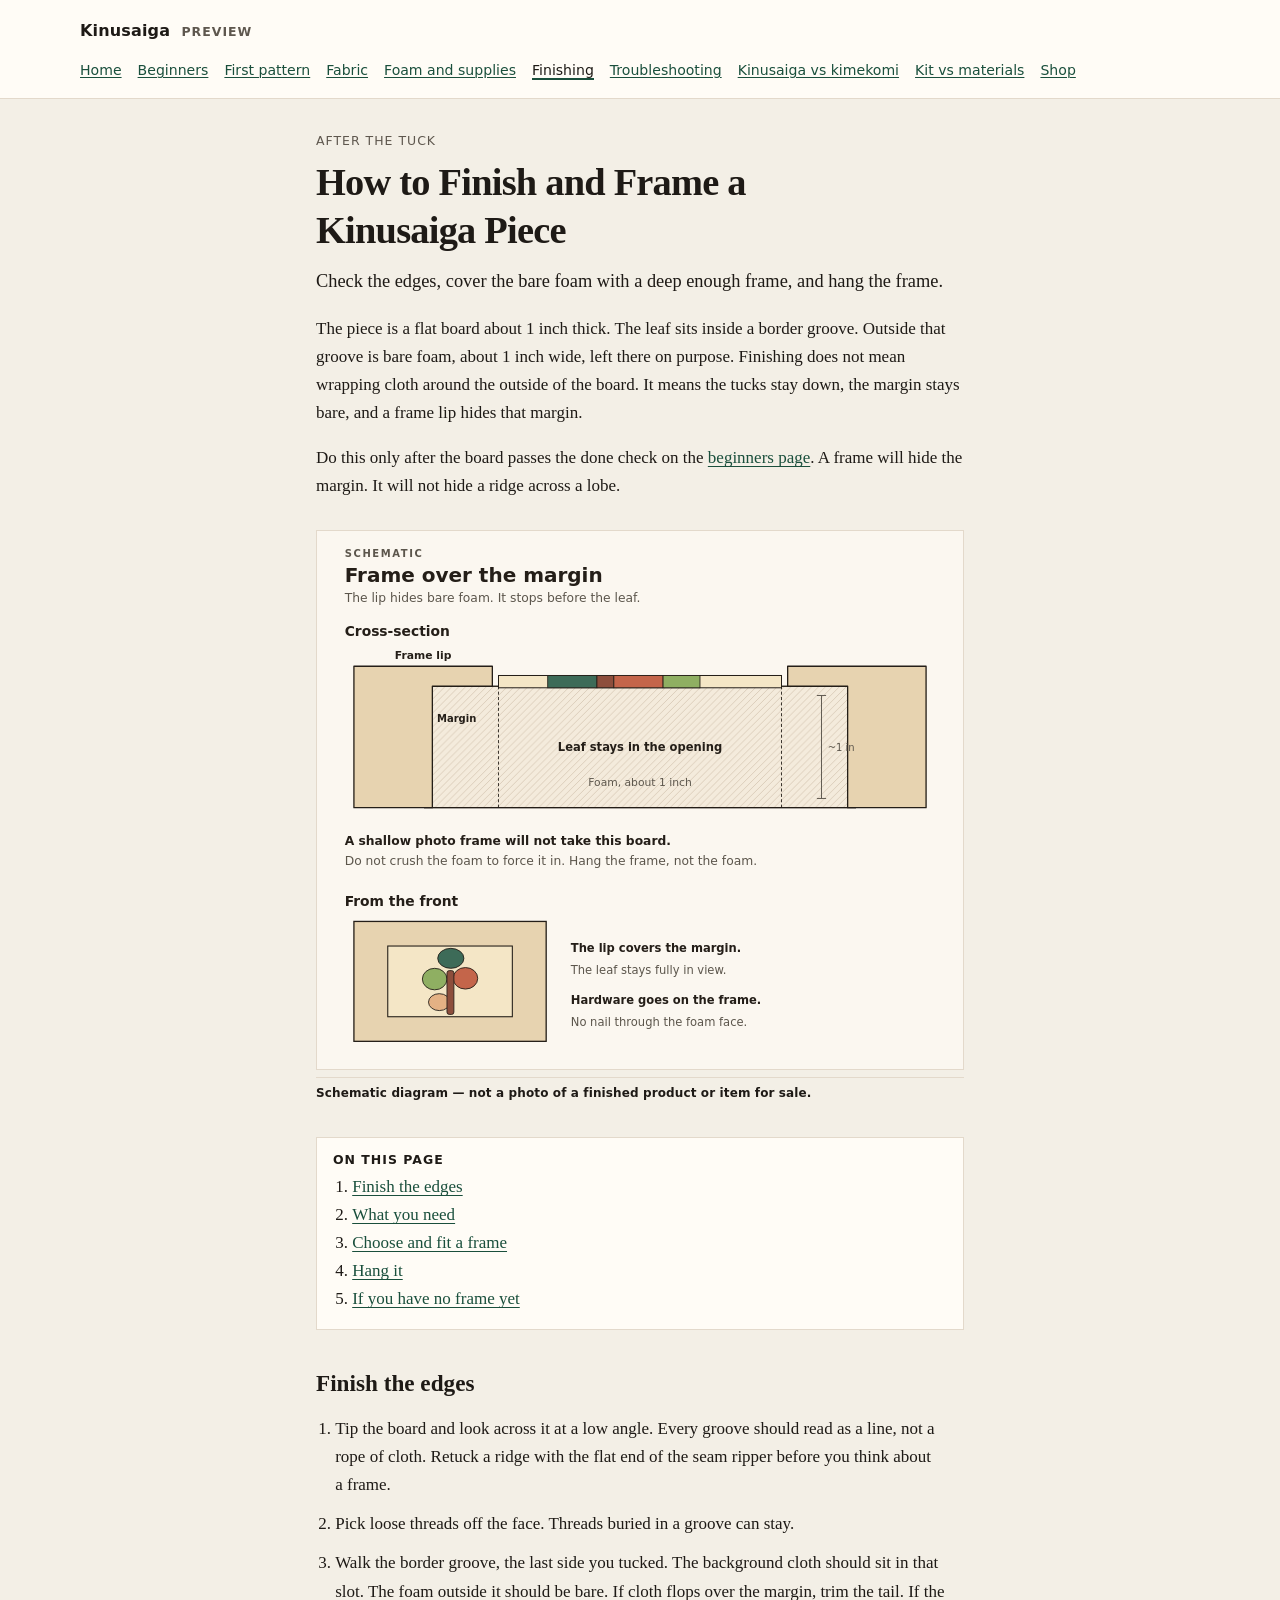
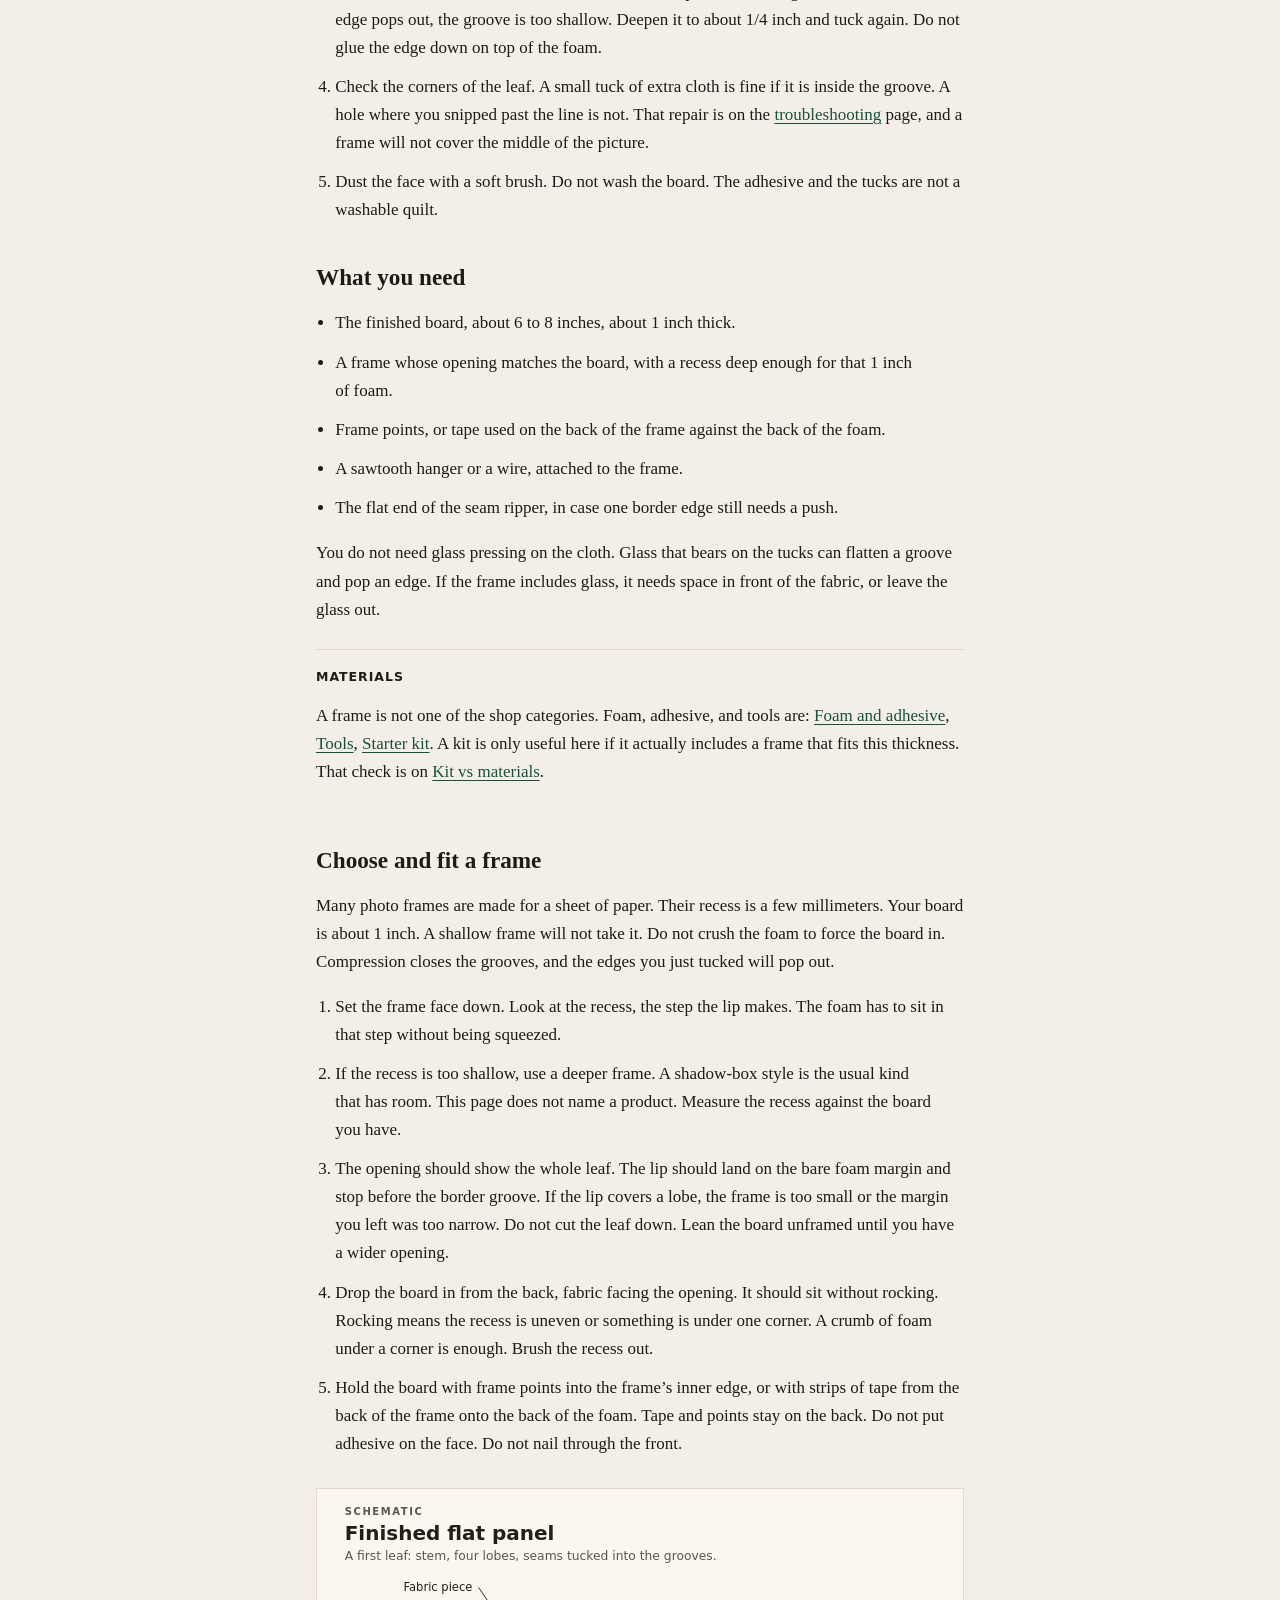
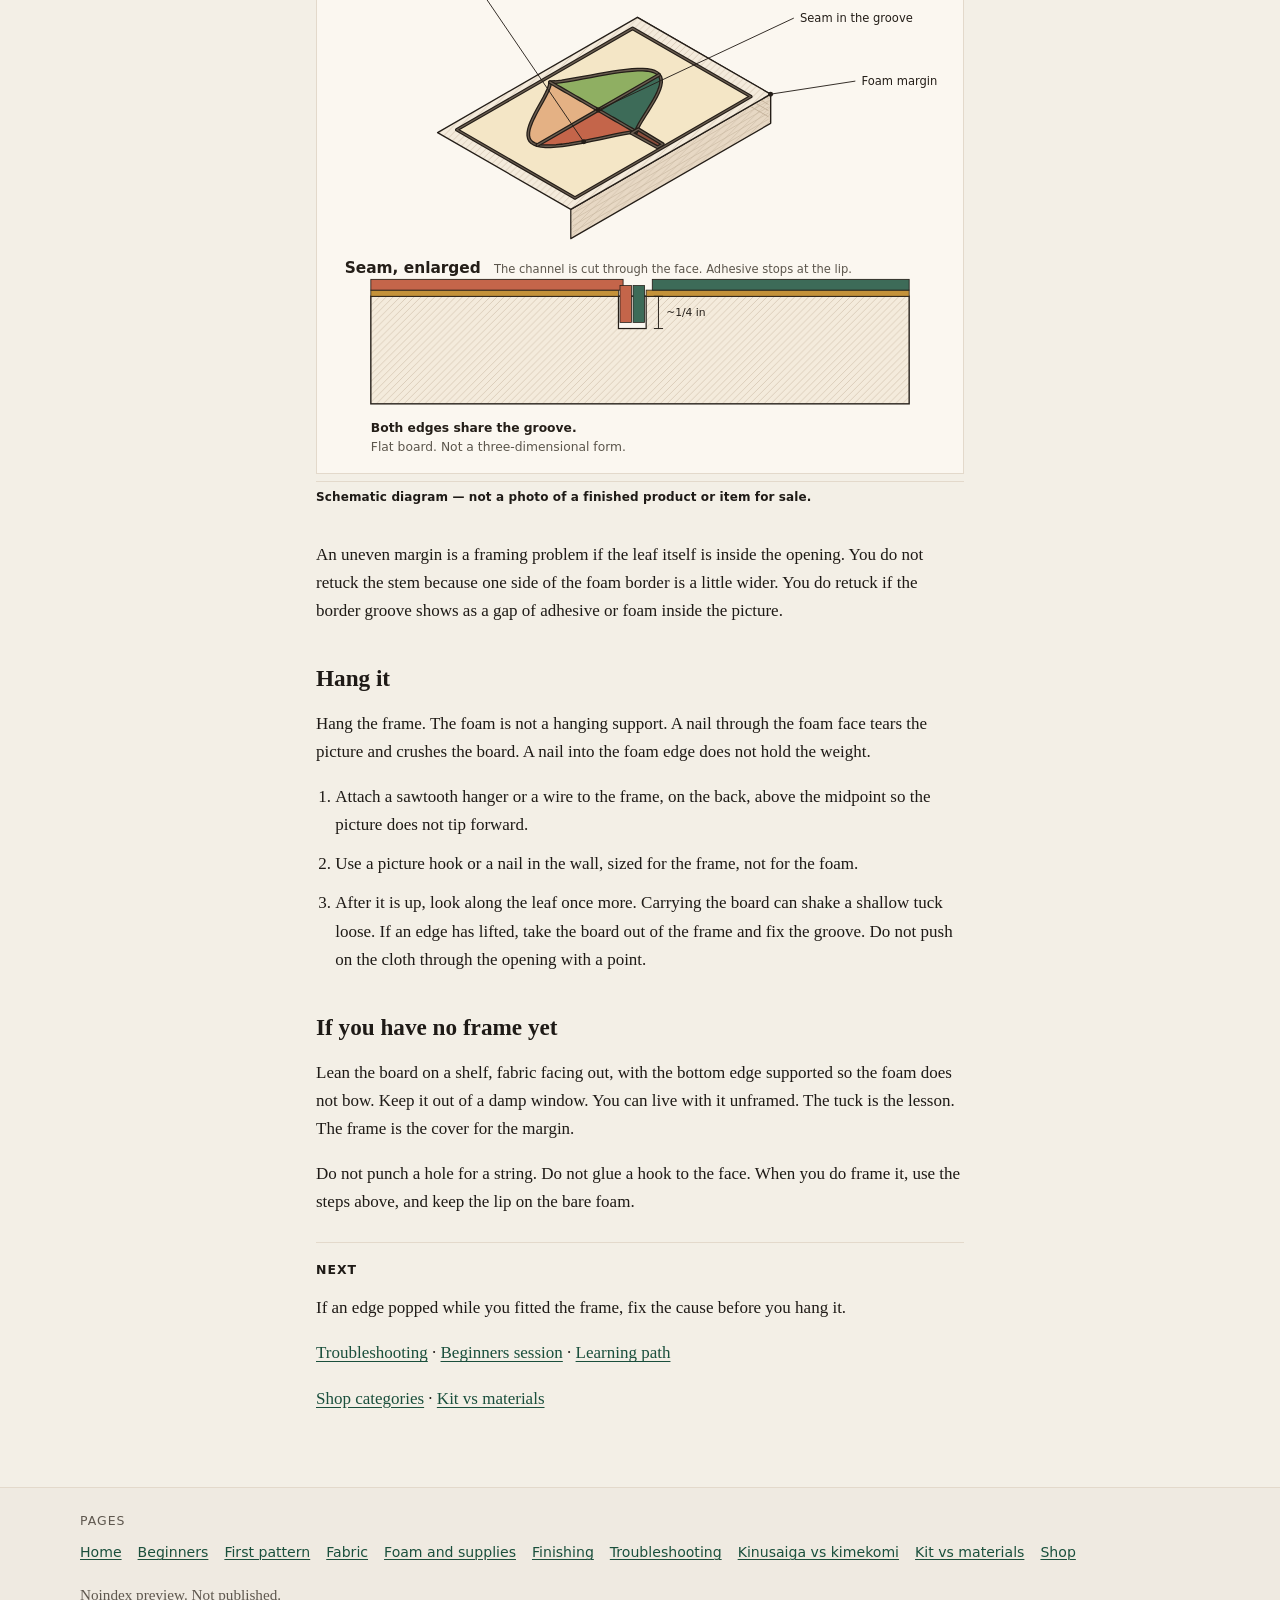
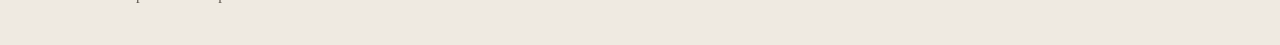
<file: guides/kinusaiga-finishing-and-framing/index.html>
<!DOCTYPE html>
<html lang="en">
<head>
  <meta charset="utf-8">
  <meta name="viewport" content="width=device-width, initial-scale=1">
  <meta name="robots" content="noindex, nofollow">
  <meta name="googlebot" content="noindex, nofollow">
  <title>How to Finish and Frame a Kinusaiga Piece</title>
  <meta name="description" content="Finish the edges of a flat kinusaiga board, set it in a frame deep enough for 1 inch of foam, and hang the frame.">
  <!-- No rel=canonical. No production host is approved. -->
  <link rel="stylesheet" href="/css/site.css">
</head>
<body>
  <a class="skip" href="#content">Skip to content</a>
  <header class="site-header">
    <div class="wrap header-inner">
      <a class="brand" href="/">Kinusaiga <span>Preview</span></a>
      <nav aria-label="Primary">
        <ul class="nav-list">
          <li><a href="/">Home</a></li>
          <li><a href="/guides/kinusaiga-for-beginners">Beginners</a></li>
          <li><a href="/guides/kinusaiga-first-pattern">First pattern</a></li>
          <li><a href="/guides/kinusaiga-choosing-and-cutting-fabric">Fabric</a></li>
          <li><a href="/guides/kinusaiga-foam-and-supplies">Foam and supplies</a></li>
          <li><a href="/guides/kinusaiga-finishing-and-framing" aria-current="page">Finishing</a></li>
          <li><a href="/guides/kinusaiga-troubleshooting">Troubleshooting</a></li>
          <li><a href="/guides/kinusaiga-vs-kimekomi">Kinusaiga vs kimekomi</a></li>
          <li><a href="/guides/kinusaiga-kit-vs-materials">Kit vs materials</a></li>
          <li><a href="/shop">Shop</a></li>
        </ul>
      </nav>
    </div>
  </header>
  <main id="content">
    <article>
      <p class="eyebrow">After the tuck</p>
      <h1>How to Finish and Frame a Kinusaiga Piece</h1>
      <p class="dek">Check the edges, cover the bare foam with a deep enough frame, and hang the frame.</p>

      <p>The piece is a flat board about 1 inch thick. The leaf sits inside a border groove. Outside that groove is bare foam, about 1 inch wide, left there on purpose. Finishing does not mean wrapping cloth around the outside of the board. It means the tucks stay down, the margin stays bare, and a frame lip hides that margin.</p>
      <p>Do this only after the board passes the done check on the <a href="/guides/kinusaiga-for-beginners#done">beginners page</a>. A frame will hide the margin. It will not hide a ridge across a lobe.</p>

      <figure class="diagram">
        <img src="/images/diagrams/framing-the-panel.svg" width="840" height="700" alt="Schematic diagram of a frame lip covering the bare foam margin of a flat kinusaiga panel, with a four-lobe leaf and stem left visible in the opening.">
        <figcaption>Schematic diagram &mdash; not a photo of a finished product or item for sale.</figcaption>
      </figure>

      <nav class="on-this-page" aria-label="On this page">
        <h2>On this page</h2>
        <ol>
          <li><a href="#edges">Finish the edges</a></li>
          <li><a href="#what-you-need">What you need</a></li>
          <li><a href="#frame">Choose and fit a frame</a></li>
          <li><a href="#hang">Hang it</a></li>
          <li><a href="#no-frame">If you have no frame yet</a></li>
        </ol>
      </nav>

      <h2 id="edges">Finish the edges</h2>
      <ol class="steps">
        <li>Tip the board and look across it at a low angle. Every groove should read as a line, not a rope of cloth. Retuck a ridge with the flat end of the seam ripper before you think about a frame.</li>
        <li>Pick loose threads off the face. Threads buried in a groove can stay.</li>
        <li>Walk the border groove, the last side you tucked. The background cloth should sit in that slot. The foam outside it should be bare. If cloth flops over the margin, trim the tail. If the edge pops out, the groove is too shallow. Deepen it to about 1/4 inch and tuck again. Do not glue the edge down on top of the foam.</li>
        <li>Check the corners of the leaf. A small tuck of extra cloth is fine if it is inside the groove. A hole where you snipped past the line is not. That repair is on the <a href="/guides/kinusaiga-troubleshooting">troubleshooting</a> page, and a frame will not cover the middle of the picture.</li>
        <li>Dust the face with a soft brush. Do not wash the board. The adhesive and the tucks are not a washable quilt.</li>
      </ol>

      <h2 id="what-you-need">What you need</h2>
      <ul class="checklist">
        <li>The finished board, about 6 to 8 inches, about 1 inch thick.</li>
        <li>A frame whose opening matches the board, with a recess deep enough for that 1 inch of foam.</li>
        <li>Frame points, or tape used on the back of the frame against the back of the foam.</li>
        <li>A sawtooth hanger or a wire, attached to the frame.</li>
        <li>The flat end of the seam ripper, in case one border edge still needs a push.</li>
      </ul>
      <p>You do not need glass pressing on the cloth. Glass that bears on the tucks can flatten a groove and pop an edge. If the frame includes glass, it needs space in front of the fabric, or leave the glass out.</p>

      <aside class="supply-note">
        <h3>Materials</h3>
        <p>A frame is not one of the shop categories. Foam, adhesive, and tools are: <a href="/shop#foam-and-adhesive">Foam and adhesive</a>, <a href="/shop#tools">Tools</a>, <a href="/shop#starter-kit">Starter kit</a>. A kit is only useful here if it actually includes a frame that fits this thickness. That check is on <a href="/guides/kinusaiga-kit-vs-materials">Kit vs materials</a>.</p>
      </aside>

      <h2 id="frame">Choose and fit a frame</h2>
      <p>Many photo frames are made for a sheet of paper. Their recess is a few millimeters. Your board is about 1 inch. A shallow frame will not take it. Do not crush the foam to force the board in. Compression closes the grooves, and the edges you just tucked will pop out.</p>
      <ol class="steps">
        <li>Set the frame face down. Look at the recess, the step the lip makes. The foam has to sit in that step without being squeezed.</li>
        <li>If the recess is too shallow, use a deeper frame. A shadow-box style is the usual kind that has room. This page does not name a product. Measure the recess against the board you have.</li>
        <li>The opening should show the whole leaf. The lip should land on the bare foam margin and stop before the border groove. If the lip covers a lobe, the frame is too small or the margin you left was too narrow. Do not cut the leaf down. Lean the board unframed until you have a wider opening.</li>
        <li>Drop the board in from the back, fabric facing the opening. It should sit without rocking. Rocking means the recess is uneven or something is under one corner. A crumb of foam under a corner is enough. Brush the recess out.</li>
        <li>Hold the board with frame points into the frame’s inner edge, or with strips of tape from the back of the frame onto the back of the foam. Tape and points stay on the back. Do not put adhesive on the face. Do not nail through the front.</li>
      </ol>
      <figure class="diagram">
        <img src="/images/diagrams/finished-flat-kinusaiga.svg" width="840" height="760" alt="Schematic diagram of the flat kinusaiga leaf before framing, including the foam margin that a frame lip is meant to cover.">
        <figcaption>Schematic diagram &mdash; not a photo of a finished product or item for sale.</figcaption>
      </figure>
      <p>An uneven margin is a framing problem if the leaf itself is inside the opening. You do not retuck the stem because one side of the foam border is a little wider. You do retuck if the border groove shows as a gap of adhesive or foam inside the picture.</p>

      <h2 id="hang">Hang it</h2>
      <p>Hang the frame. The foam is not a hanging support. A nail through the foam face tears the picture and crushes the board. A nail into the foam edge does not hold the weight.</p>
      <ol class="steps">
        <li>Attach a sawtooth hanger or a wire to the frame, on the back, above the midpoint so the picture does not tip forward.</li>
        <li>Use a picture hook or a nail in the wall, sized for the frame, not for the foam.</li>
        <li>After it is up, look along the leaf once more. Carrying the board can shake a shallow tuck loose. If an edge has lifted, take the board out of the frame and fix the groove. Do not push on the cloth through the opening with a point.</li>
      </ol>

      <h2 id="no-frame">If you have no frame yet</h2>
      <p>Lean the board on a shelf, fabric facing out, with the bottom edge supported so the foam does not bow. Keep it out of a damp window. You can live with it unframed. The tuck is the lesson. The frame is the cover for the margin.</p>
      <p>Do not punch a hole for a string. Do not glue a hook to the face. When you do frame it, use the steps above, and keep the lip on the bare foam.</p>

      <aside class="end-cta">
        <h2>Next</h2>
        <p>If an edge popped while you fitted the frame, fix the cause before you hang it.</p>
        <p><a href="/guides/kinusaiga-troubleshooting">Troubleshooting</a> · <a href="/guides/kinusaiga-for-beginners">Beginners session</a> · <a href="/">Learning path</a></p>
        <p><a href="/shop">Shop categories</a> · <a href="/guides/kinusaiga-kit-vs-materials">Kit vs materials</a></p>
      </aside>
    </article>
  </main>
  <footer class="site-footer">
    <div class="wrap">
      <p class="footer-label">Pages</p>
      <ul class="footer-nav">
        <li><a href="/">Home</a></li>
        <li><a href="/guides/kinusaiga-for-beginners">Beginners</a></li>
        <li><a href="/guides/kinusaiga-first-pattern">First pattern</a></li>
        <li><a href="/guides/kinusaiga-choosing-and-cutting-fabric">Fabric</a></li>
        <li><a href="/guides/kinusaiga-foam-and-supplies">Foam and supplies</a></li>
        <li><a href="/guides/kinusaiga-finishing-and-framing" aria-current="page">Finishing</a></li>
        <li><a href="/guides/kinusaiga-troubleshooting">Troubleshooting</a></li>
        <li><a href="/guides/kinusaiga-vs-kimekomi">Kinusaiga vs kimekomi</a></li>
        <li><a href="/guides/kinusaiga-kit-vs-materials">Kit vs materials</a></li>
        <li><a href="/shop">Shop</a></li>
      </ul>
      <p>Noindex preview. Not published.</p>
    </div>
  </footer>
</body>
</html>
</file>
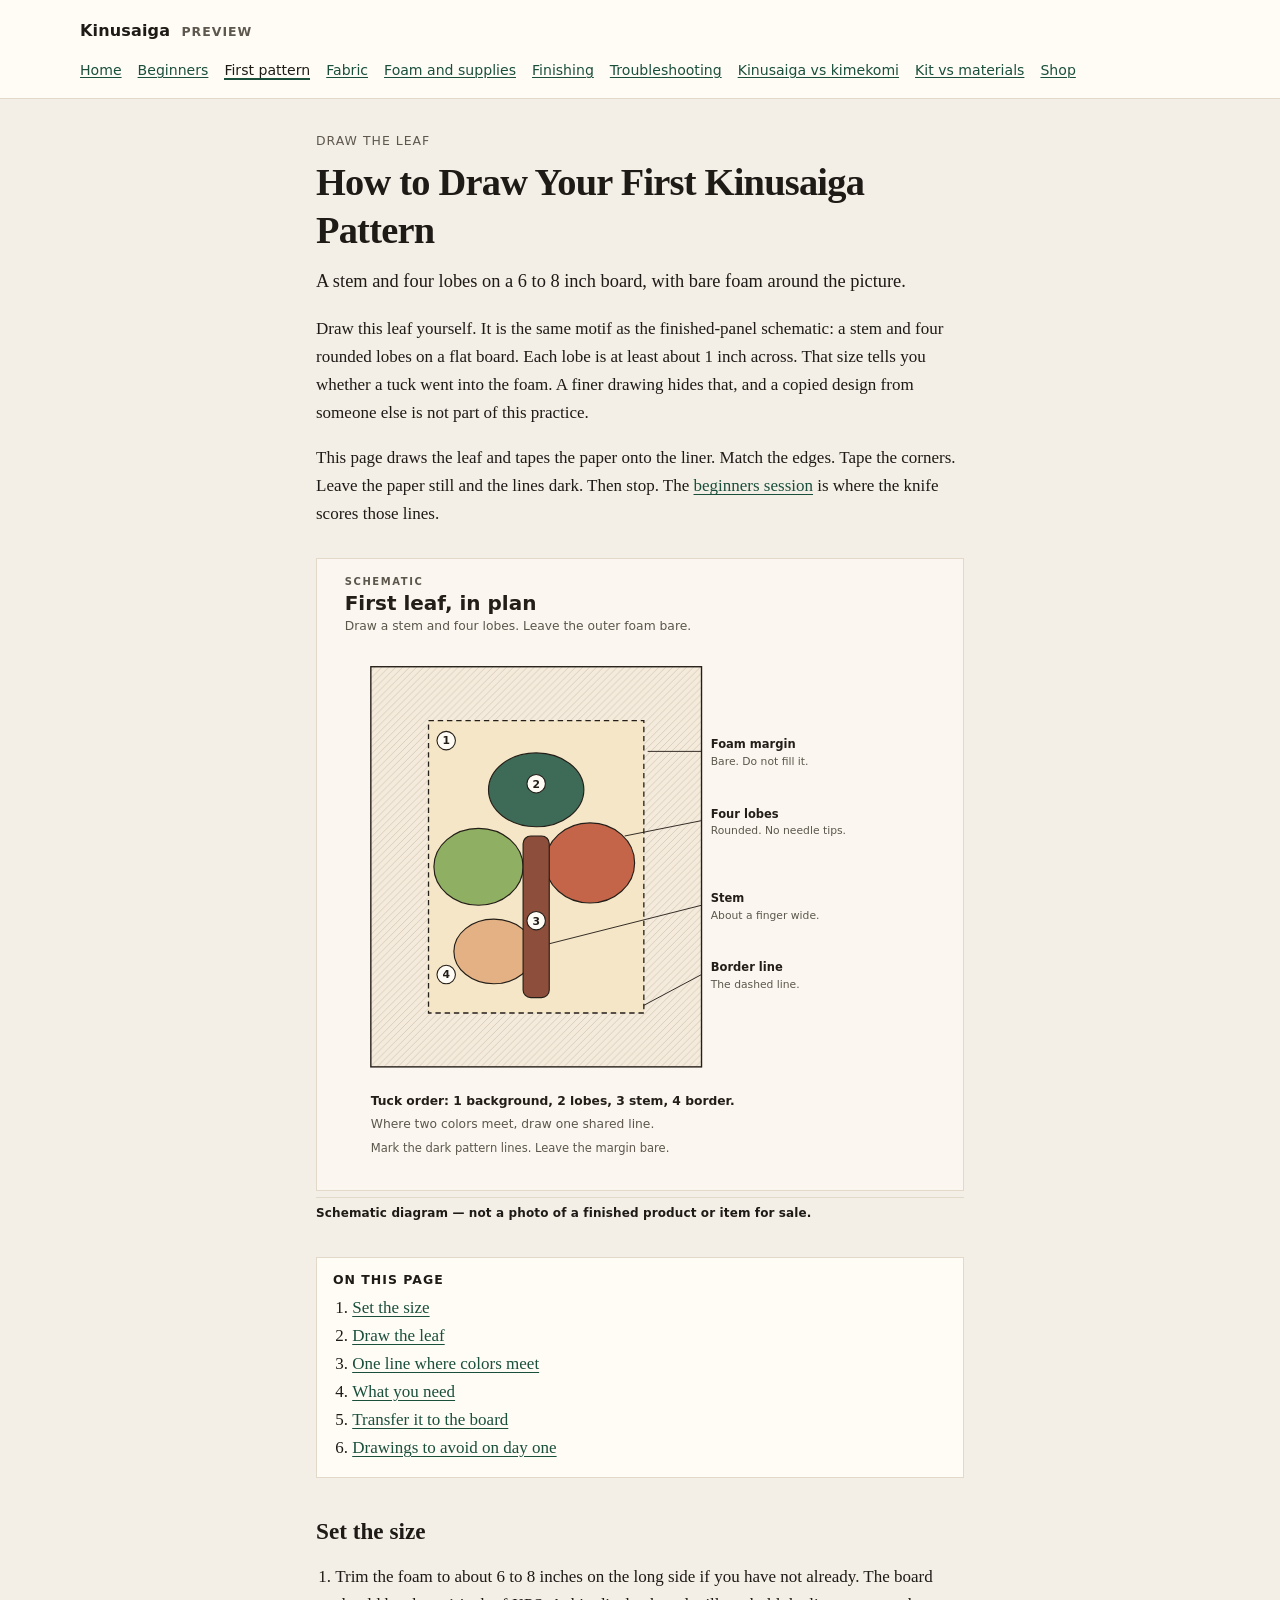
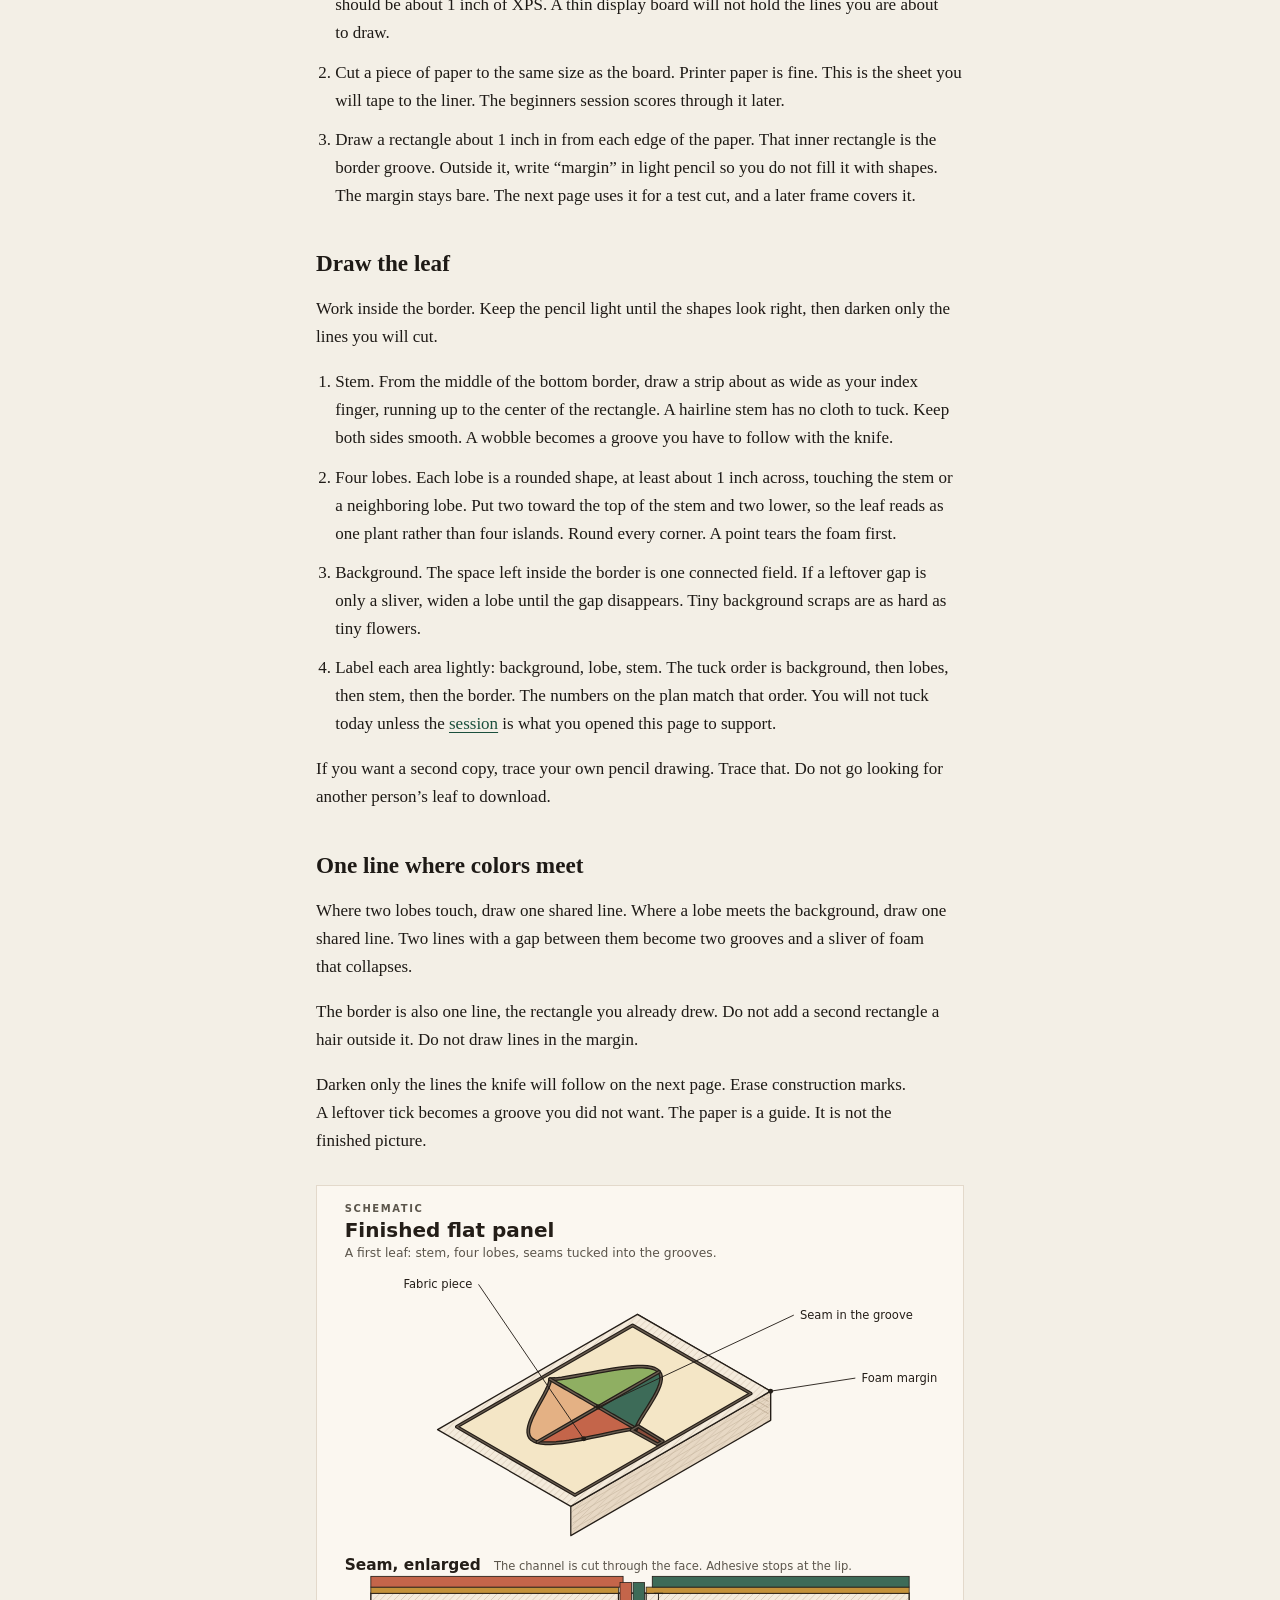
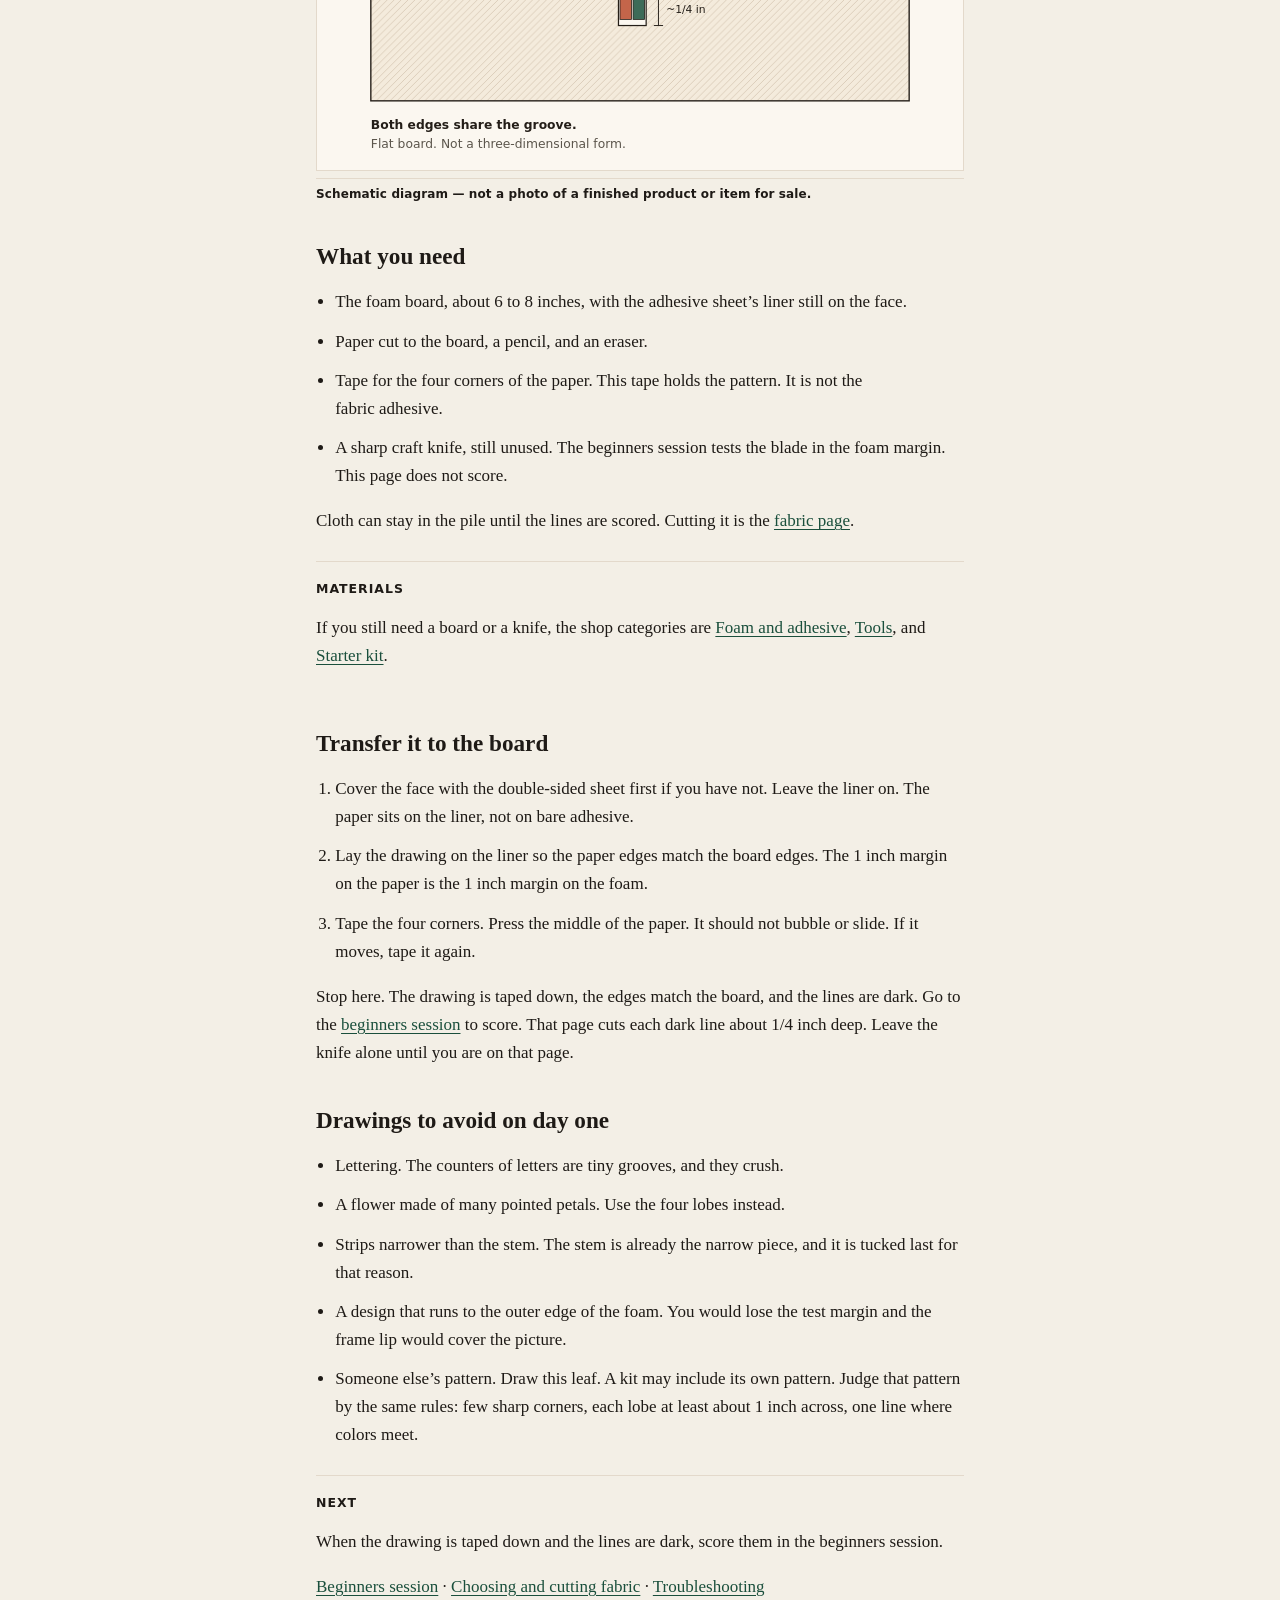
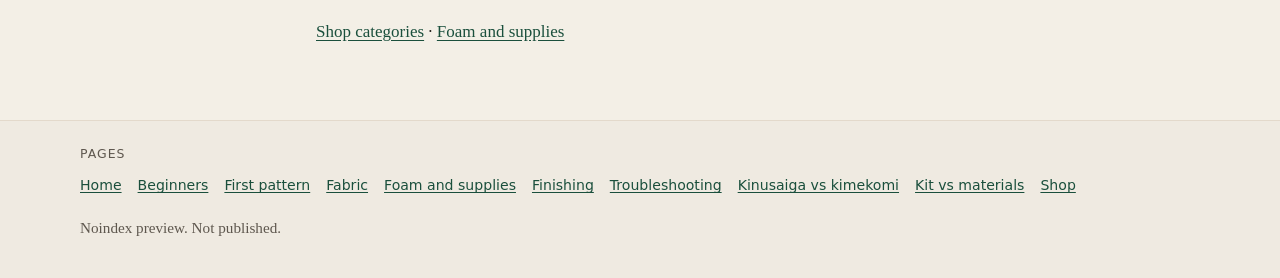
<file: guides/kinusaiga-first-pattern/index.html>
<!DOCTYPE html>
<html lang="en">
<head>
  <meta charset="utf-8">
  <meta name="viewport" content="width=device-width, initial-scale=1">
  <meta name="robots" content="noindex, nofollow">
  <meta name="googlebot" content="noindex, nofollow">
  <title>How to Draw Your First Kinusaiga Pattern</title>
  <meta name="description" content="Draw and tape a first kinusaiga leaf: a stem, four lobes at least about 1 inch across, and a foam margin. Scoring is the next page.">
  <!-- No rel=canonical. No production host is approved. -->
  <link rel="stylesheet" href="/css/site.css">
</head>
<body>
  <a class="skip" href="#content">Skip to content</a>
  <header class="site-header">
    <div class="wrap header-inner">
      <a class="brand" href="/">Kinusaiga <span>Preview</span></a>
      <nav aria-label="Primary">
        <ul class="nav-list">
          <li><a href="/">Home</a></li>
          <li><a href="/guides/kinusaiga-for-beginners">Beginners</a></li>
          <li><a href="/guides/kinusaiga-first-pattern" aria-current="page">First pattern</a></li>
          <li><a href="/guides/kinusaiga-choosing-and-cutting-fabric">Fabric</a></li>
          <li><a href="/guides/kinusaiga-foam-and-supplies">Foam and supplies</a></li>
          <li><a href="/guides/kinusaiga-finishing-and-framing">Finishing</a></li>
          <li><a href="/guides/kinusaiga-troubleshooting">Troubleshooting</a></li>
          <li><a href="/guides/kinusaiga-vs-kimekomi">Kinusaiga vs kimekomi</a></li>
          <li><a href="/guides/kinusaiga-kit-vs-materials">Kit vs materials</a></li>
          <li><a href="/shop">Shop</a></li>
        </ul>
      </nav>
    </div>
  </header>
  <main id="content">
    <article>
      <p class="eyebrow">Draw the leaf</p>
      <h1>How to Draw Your First Kinusaiga Pattern</h1>
      <p class="dek">A stem and four lobes on a 6 to 8 inch board, with bare foam around the picture.</p>

      <p>Draw this leaf yourself. It is the same motif as the finished-panel schematic: a stem and four rounded lobes on a flat board. Each lobe is at least about 1 inch across. That size tells you whether a tuck went into the foam. A finer drawing hides that, and a copied design from someone else is not part of this practice.</p>
      <p>This page draws the leaf and tapes the paper onto the liner. Match the edges. Tape the corners. Leave the paper still and the lines dark. Then stop. The <a href="/guides/kinusaiga-for-beginners">beginners session</a> is where the knife scores those lines.</p>

      <figure class="diagram">
        <img src="/images/diagrams/first-pattern-leaf.svg" width="840" height="820" alt="Schematic diagram of a first kinusaiga pattern in plan: foam margin, a dashed border, four lobes, and a stem, with tuck order numbered.">
        <figcaption>Schematic diagram &mdash; not a photo of a finished product or item for sale.</figcaption>
      </figure>

      <nav class="on-this-page" aria-label="On this page">
        <h2>On this page</h2>
        <ol>
          <li><a href="#size">Set the size</a></li>
          <li><a href="#draw">Draw the leaf</a></li>
          <li><a href="#lines">One line where colors meet</a></li>
          <li><a href="#what-you-need">What you need</a></li>
          <li><a href="#transfer">Transfer it to the board</a></li>
          <li><a href="#avoid">Drawings to avoid on day one</a></li>
        </ol>
      </nav>

      <h2 id="size">Set the size</h2>
      <ol class="steps">
        <li>Trim the foam to about 6 to 8 inches on the long side if you have not already. The board should be about 1 inch of XPS. A thin display board will not hold the lines you are about to draw.</li>
        <li>Cut a piece of paper to the same size as the board. Printer paper is fine. This is the sheet you will tape to the liner. The beginners session scores through it later.</li>
        <li>Draw a rectangle about 1 inch in from each edge of the paper. That inner rectangle is the border groove. Outside it, write “margin” in light pencil so you do not fill it with shapes. The margin stays bare. The next page uses it for a test cut, and a later frame covers it.</li>
      </ol>

      <h2 id="draw">Draw the leaf</h2>
      <p>Work inside the border. Keep the pencil light until the shapes look right, then darken only the lines you will cut.</p>
      <ol class="steps">
        <li>Stem. From the middle of the bottom border, draw a strip about as wide as your index finger, running up to the center of the rectangle. A hairline stem has no cloth to tuck. Keep both sides smooth. A wobble becomes a groove you have to follow with the knife.</li>
        <li>Four lobes. Each lobe is a rounded shape, at least about 1 inch across, touching the stem or a neighboring lobe. Put two toward the top of the stem and two lower, so the leaf reads as one plant rather than four islands. Round every corner. A point tears the foam first.</li>
        <li>Background. The space left inside the border is one connected field. If a leftover gap is only a sliver, widen a lobe until the gap disappears. Tiny background scraps are as hard as tiny flowers.</li>
        <li>Label each area lightly: background, lobe, stem. The tuck order is background, then lobes, then stem, then the border. The numbers on the plan match that order. You will not tuck today unless the <a href="/guides/kinusaiga-for-beginners">session</a> is what you opened this page to support.</li>
      </ol>
      <p>If you want a second copy, trace your own pencil drawing. Trace that. Do not go looking for another person’s leaf to download.</p>

      <h2 id="lines">One line where colors meet</h2>
      <p>Where two lobes touch, draw one shared line. Where a lobe meets the background, draw one shared line. Two lines with a gap between them become two grooves and a sliver of foam that collapses.</p>
      <p>The border is also one line, the rectangle you already drew. Do not add a second rectangle a hair outside it. Do not draw lines in the margin.</p>
      <p>Darken only the lines the knife will follow on the next page. Erase construction marks. A leftover tick becomes a groove you did not want. The paper is a guide. It is not the finished picture.</p>

      <figure class="diagram">
        <img src="/images/diagrams/finished-flat-kinusaiga.svg" width="840" height="760" alt="Schematic diagram of the same simple leaf after the fabric is tucked into the grooves on a flat foam board.">
        <figcaption>Schematic diagram &mdash; not a photo of a finished product or item for sale.</figcaption>
      </figure>

      <h2 id="what-you-need">What you need</h2>
      <ul class="checklist">
        <li>The foam board, about 6 to 8 inches, with the adhesive sheet’s liner still on the face.</li>
        <li>Paper cut to the board, a pencil, and an eraser.</li>
        <li>Tape for the four corners of the paper. This tape holds the pattern. It is not the fabric adhesive.</li>
        <li>A sharp craft knife, still unused. The beginners session tests the blade in the foam margin. This page does not score.</li>
      </ul>
      <p>Cloth can stay in the pile until the lines are scored. Cutting it is the <a href="/guides/kinusaiga-choosing-and-cutting-fabric">fabric page</a>.</p>

      <aside class="supply-note">
        <h3>Materials</h3>
        <p>If you still need a board or a knife, the shop categories are <a href="/shop#foam-and-adhesive">Foam and adhesive</a>, <a href="/shop#tools">Tools</a>, and <a href="/shop#starter-kit">Starter kit</a>.</p>
      </aside>

      <h2 id="transfer">Transfer it to the board</h2>
      <ol class="steps">
        <li>Cover the face with the double-sided sheet first if you have not. Leave the liner on. The paper sits on the liner, not on bare adhesive.</li>
        <li>Lay the drawing on the liner so the paper edges match the board edges. The 1 inch margin on the paper is the 1 inch margin on the foam.</li>
        <li>Tape the four corners. Press the middle of the paper. It should not bubble or slide. If it moves, tape it again.</li>
      </ol>
      <p>Stop here. The drawing is taped down, the edges match the board, and the lines are dark. Go to the <a href="/guides/kinusaiga-for-beginners#score">beginners session</a> to score. That page cuts each dark line about 1/4 inch deep. Leave the knife alone until you are on that page.</p>

      <h2 id="avoid">Drawings to avoid on day one</h2>
      <ul class="checklist">
        <li>Lettering. The counters of letters are tiny grooves, and they crush.</li>
        <li>A flower made of many pointed petals. Use the four lobes instead.</li>
        <li>Strips narrower than the stem. The stem is already the narrow piece, and it is tucked last for that reason.</li>
        <li>A design that runs to the outer edge of the foam. You would lose the test margin and the frame lip would cover the picture.</li>
        <li>Someone else’s pattern. Draw this leaf. A kit may include its own pattern. Judge that pattern by the same rules: few sharp corners, each lobe at least about 1 inch across, one line where colors meet.</li>
      </ul>

      <aside class="end-cta">
        <h2>Next</h2>
        <p>When the drawing is taped down and the lines are dark, score them in the beginners session.</p>
        <p><a href="/guides/kinusaiga-for-beginners">Beginners session</a> · <a href="/guides/kinusaiga-choosing-and-cutting-fabric">Choosing and cutting fabric</a> · <a href="/guides/kinusaiga-troubleshooting">Troubleshooting</a></p>
        <p><a href="/shop">Shop categories</a> · <a href="/guides/kinusaiga-foam-and-supplies">Foam and supplies</a></p>
      </aside>
    </article>
  </main>
  <footer class="site-footer">
    <div class="wrap">
      <p class="footer-label">Pages</p>
      <ul class="footer-nav">
        <li><a href="/">Home</a></li>
        <li><a href="/guides/kinusaiga-for-beginners">Beginners</a></li>
        <li><a href="/guides/kinusaiga-first-pattern" aria-current="page">First pattern</a></li>
        <li><a href="/guides/kinusaiga-choosing-and-cutting-fabric">Fabric</a></li>
        <li><a href="/guides/kinusaiga-foam-and-supplies">Foam and supplies</a></li>
        <li><a href="/guides/kinusaiga-finishing-and-framing">Finishing</a></li>
        <li><a href="/guides/kinusaiga-troubleshooting">Troubleshooting</a></li>
        <li><a href="/guides/kinusaiga-vs-kimekomi">Kinusaiga vs kimekomi</a></li>
        <li><a href="/guides/kinusaiga-kit-vs-materials">Kit vs materials</a></li>
        <li><a href="/shop">Shop</a></li>
      </ul>
      <p>Noindex preview. Not published.</p>
    </div>
  </footer>
</body>
</html>
</file>
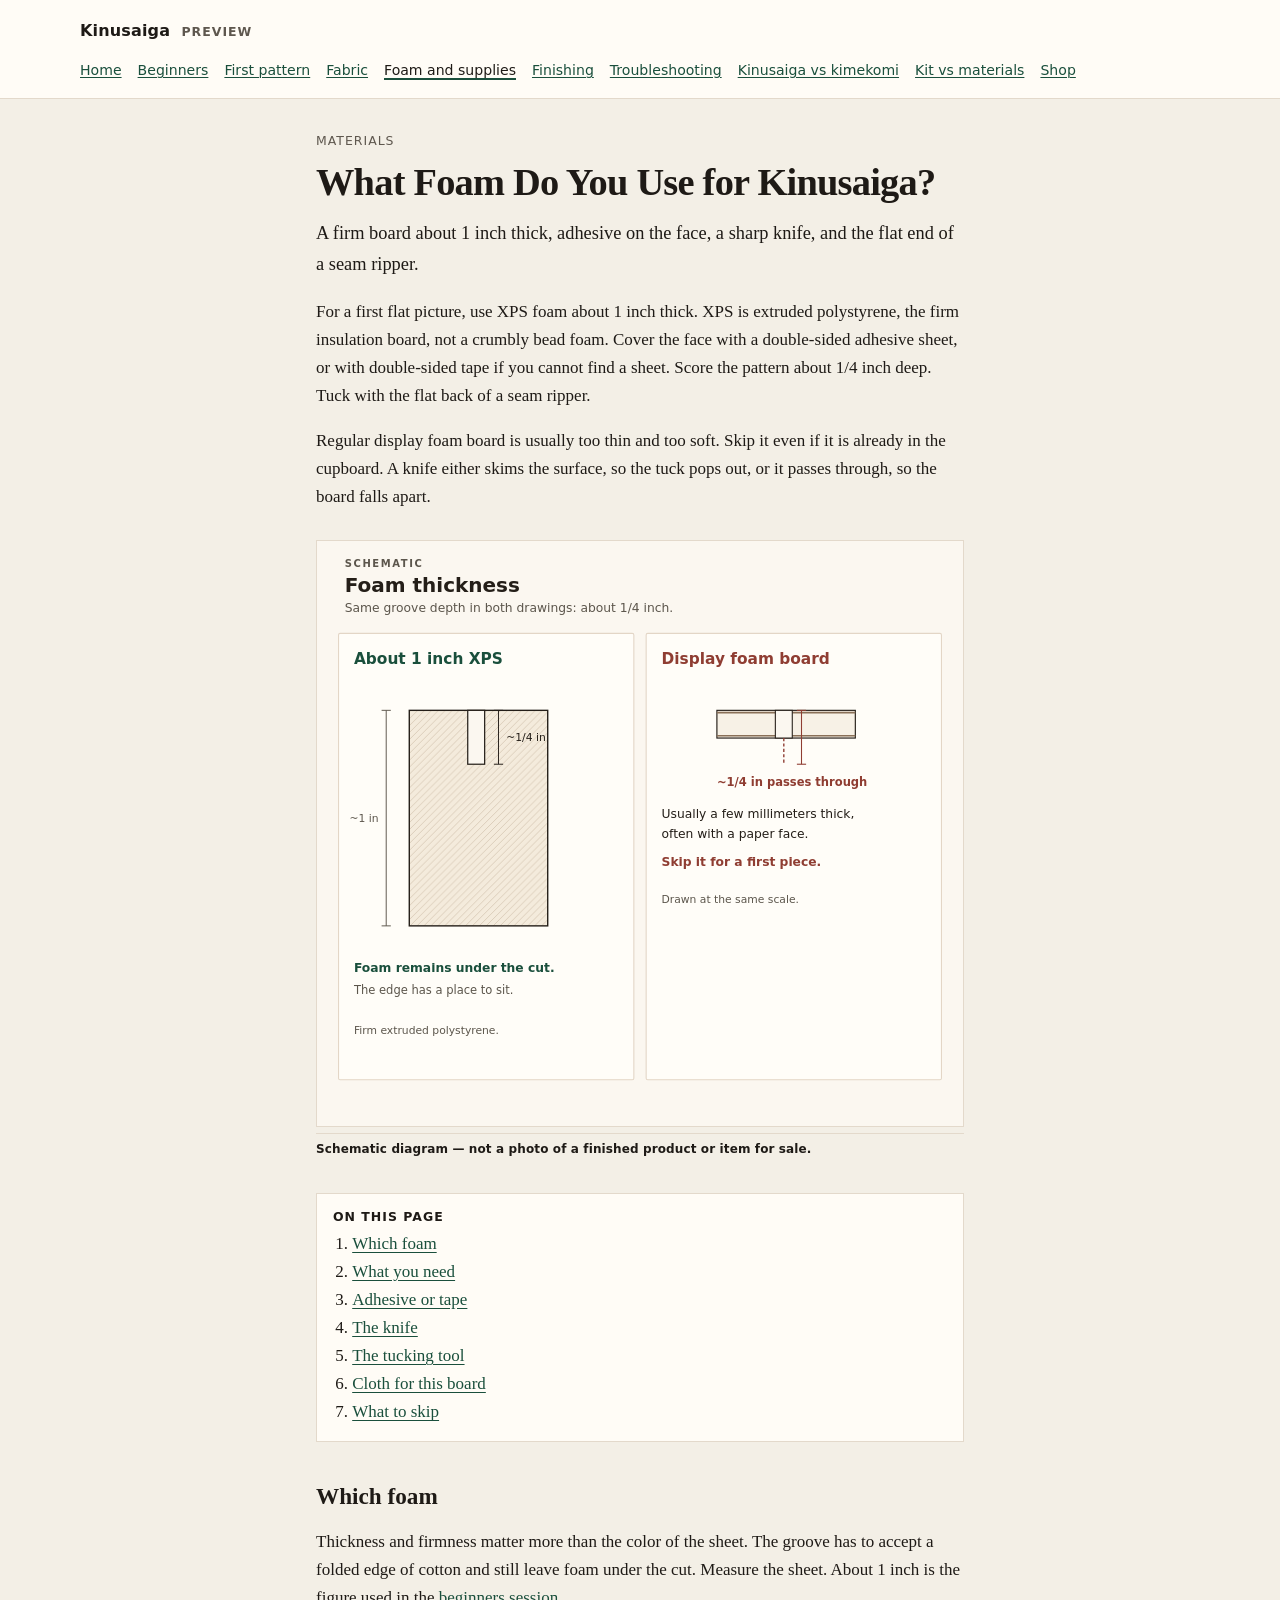
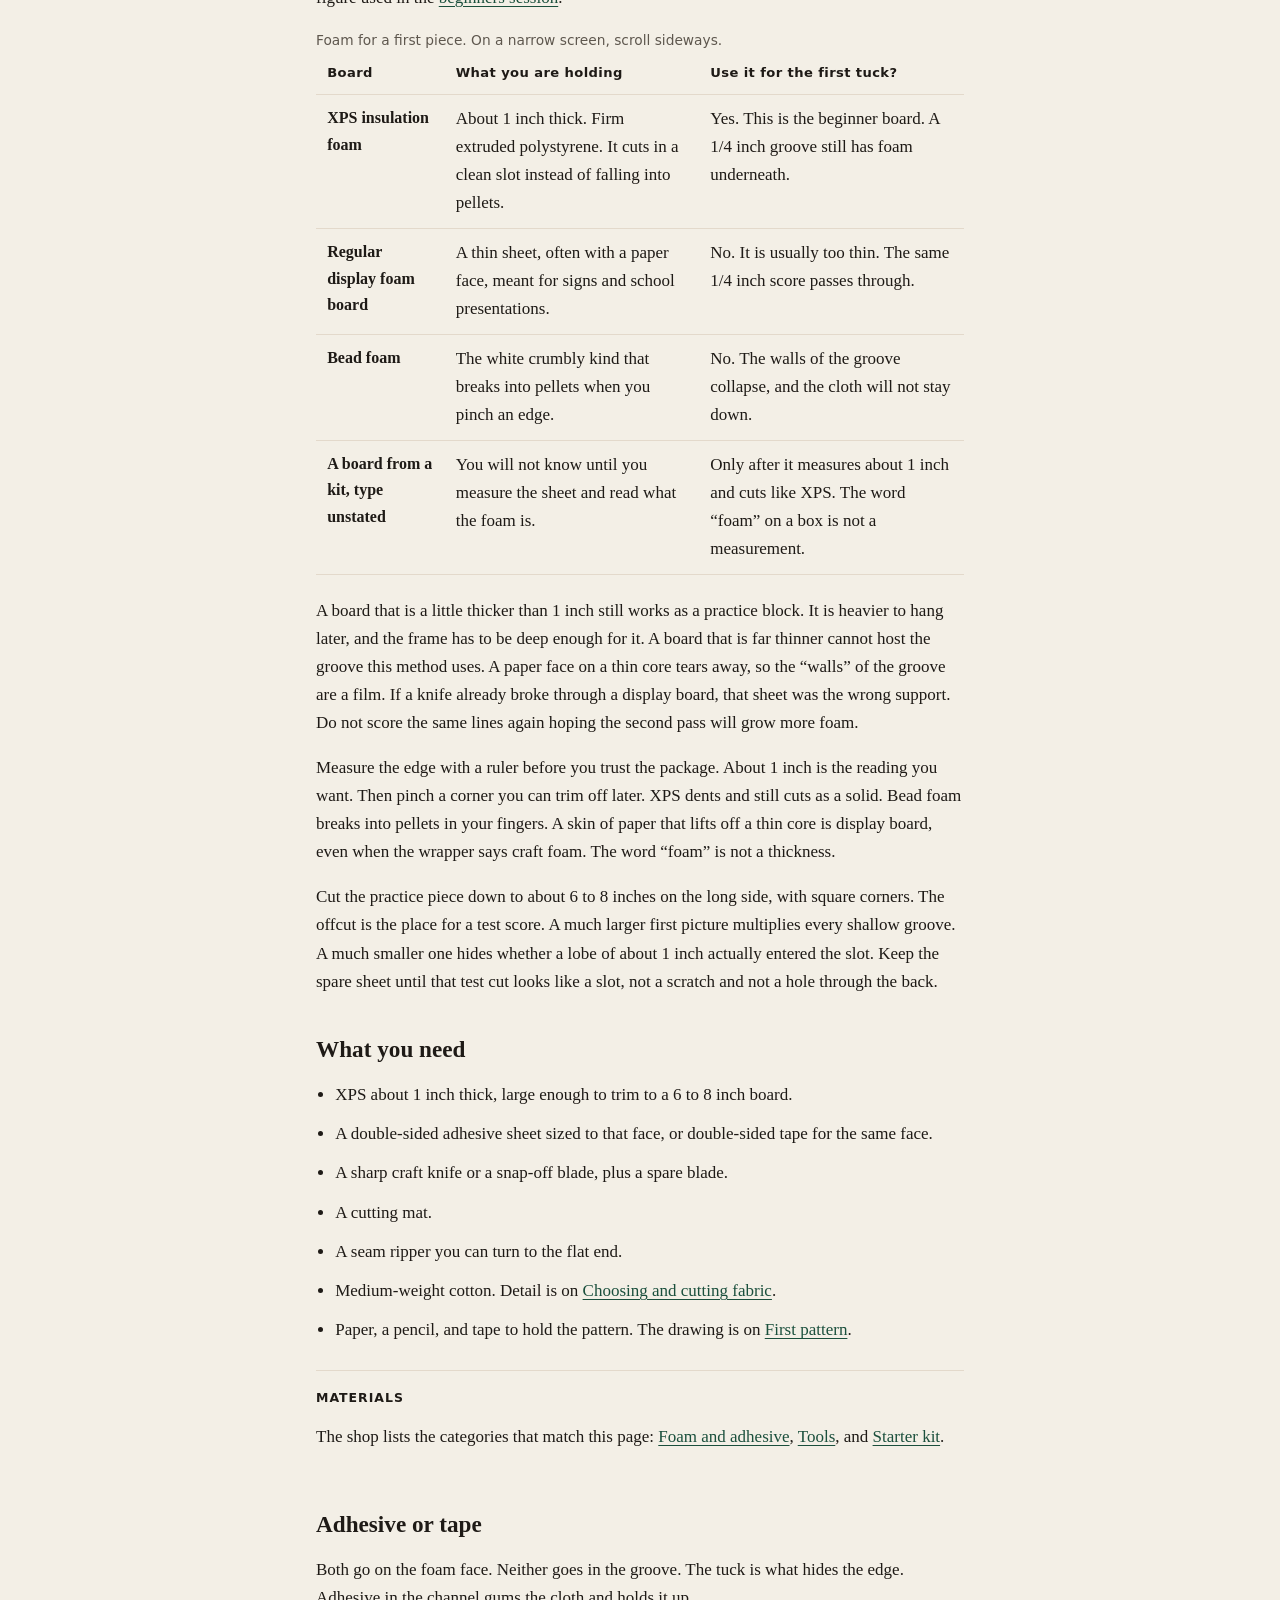
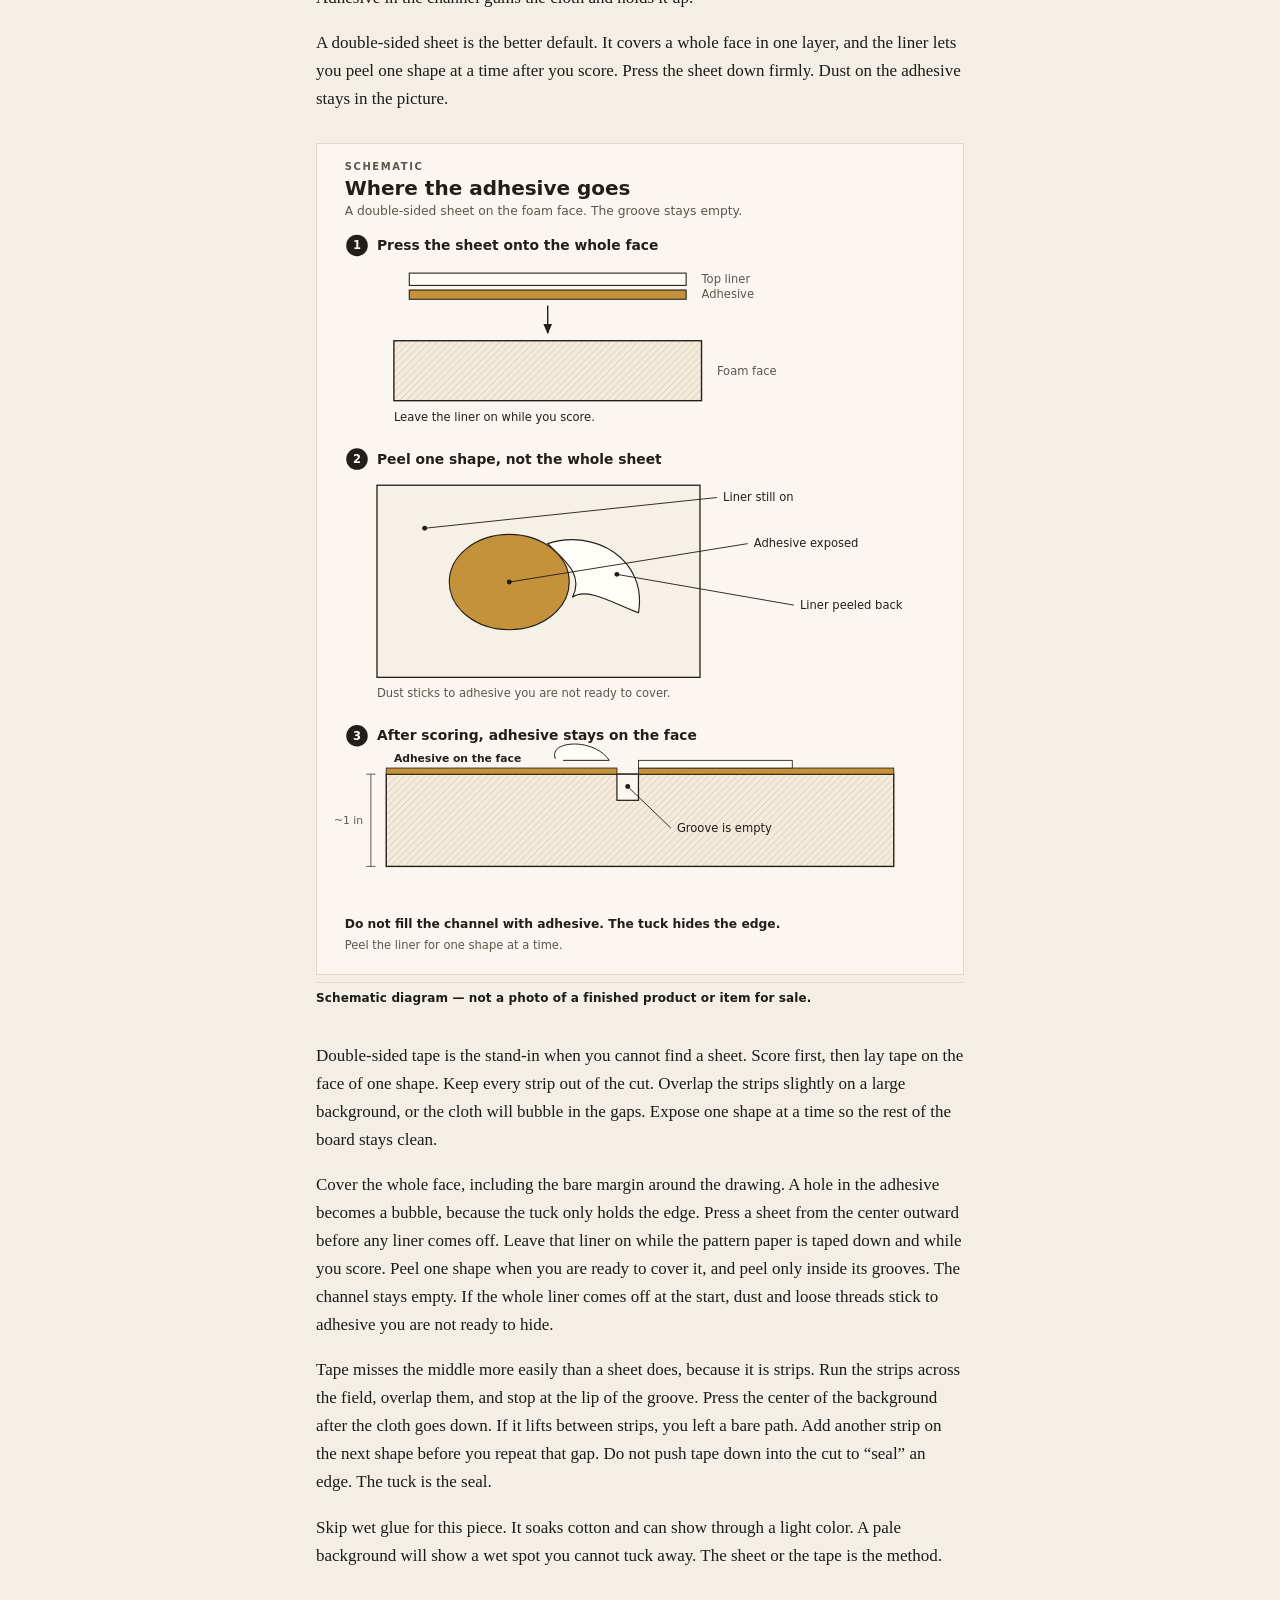
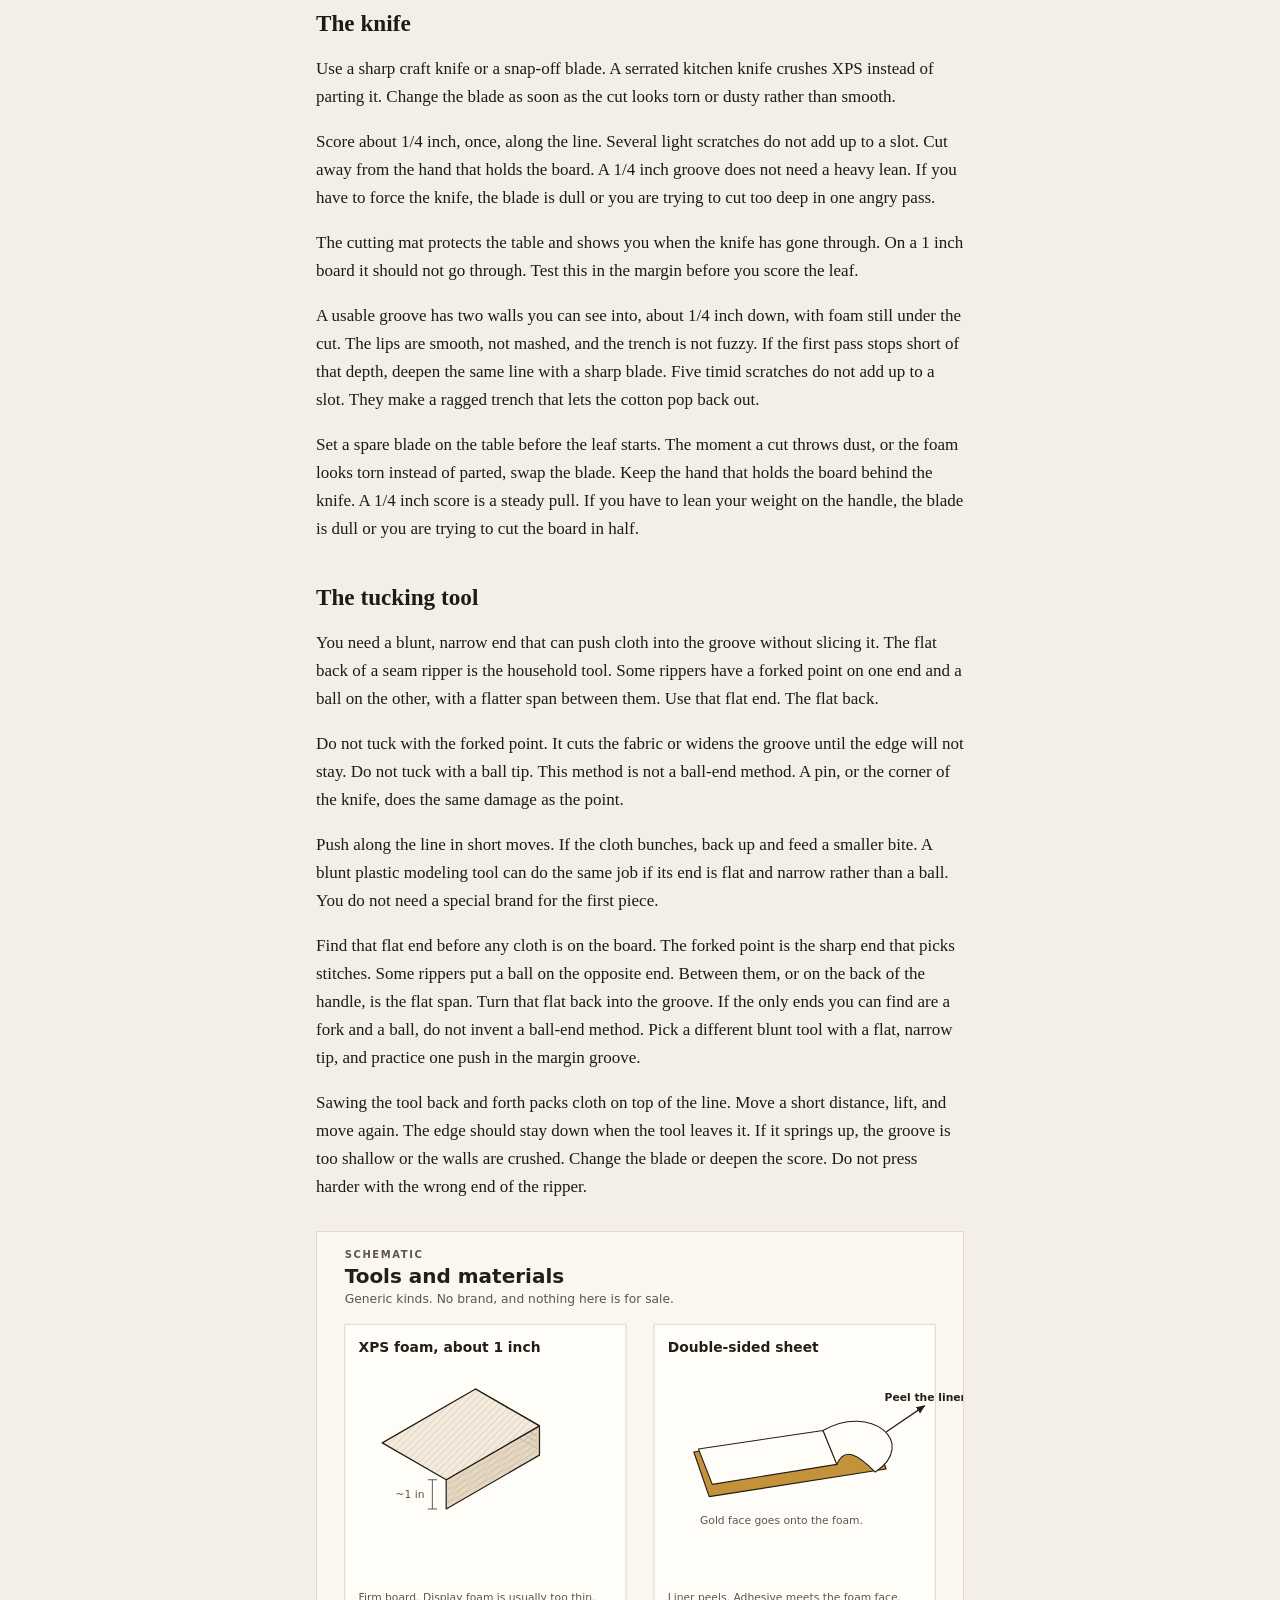
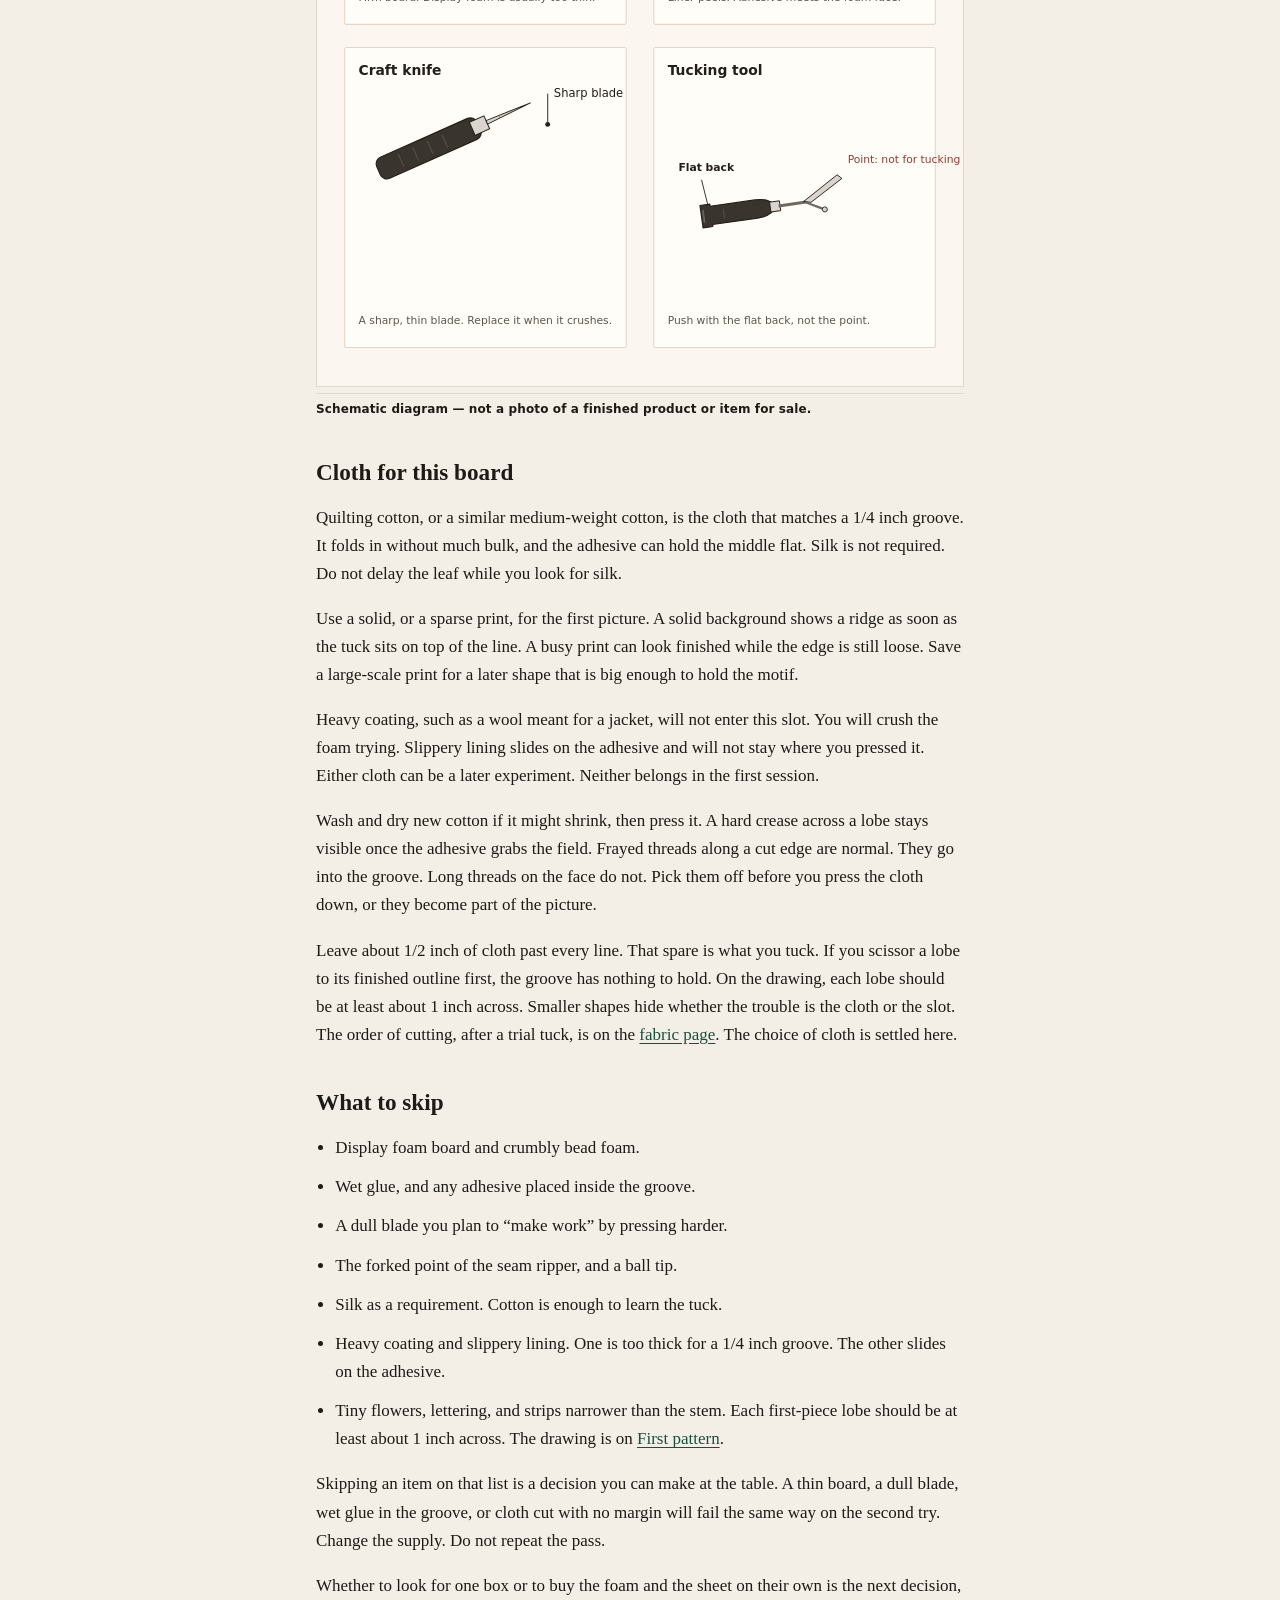
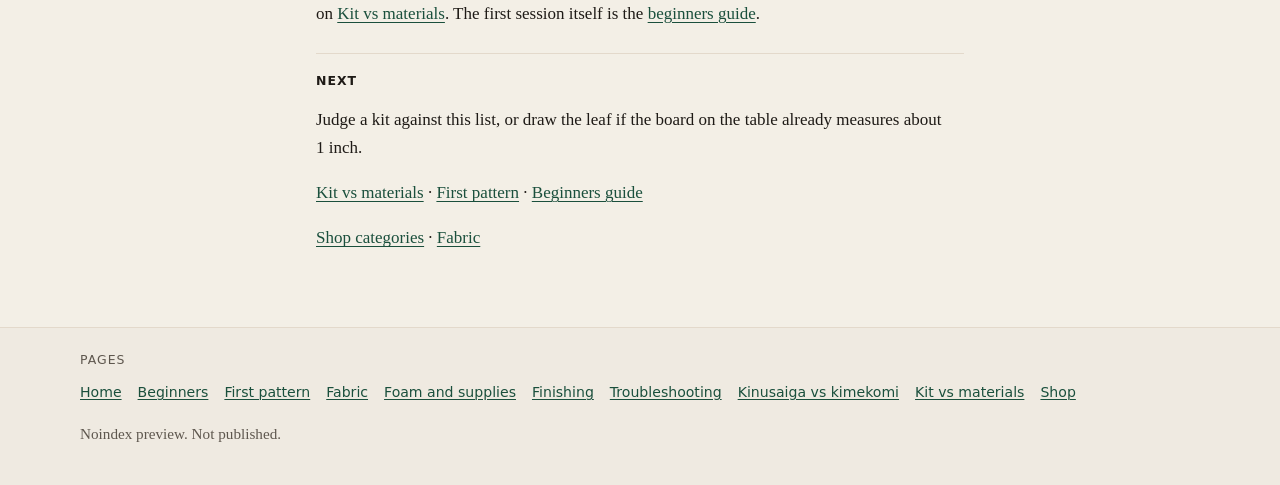
<file: guides/kinusaiga-foam-and-supplies/index.html>
<!DOCTYPE html>
<html lang="en">
<head>
  <meta charset="utf-8">
  <meta name="viewport" content="width=device-width, initial-scale=1">
  <meta name="robots" content="noindex, nofollow">
  <meta name="googlebot" content="noindex, nofollow">
  <title>What Foam Do You Use for Kinusaiga?</title>
  <meta name="description" content="Choose foam, adhesive or tape, a knife, and the flat end of a seam ripper for a first kinusaiga piece, and skip the supplies that fight the tuck.">
  <!-- No rel=canonical. No production host is approved. -->
  <link rel="stylesheet" href="/css/site.css">
</head>
<body>
  <a class="skip" href="#content">Skip to content</a>
  <header class="site-header">
    <div class="wrap header-inner">
      <a class="brand" href="/">Kinusaiga <span>Preview</span></a>
      <nav aria-label="Primary">
        <ul class="nav-list">
          <li><a href="/">Home</a></li>
          <li><a href="/guides/kinusaiga-for-beginners">Beginners</a></li>
          <li><a href="/guides/kinusaiga-first-pattern">First pattern</a></li>
          <li><a href="/guides/kinusaiga-choosing-and-cutting-fabric">Fabric</a></li>
          <li><a href="/guides/kinusaiga-foam-and-supplies" aria-current="page">Foam and supplies</a></li>
          <li><a href="/guides/kinusaiga-finishing-and-framing">Finishing</a></li>
          <li><a href="/guides/kinusaiga-troubleshooting">Troubleshooting</a></li>
          <li><a href="/guides/kinusaiga-vs-kimekomi">Kinusaiga vs kimekomi</a></li>
          <li><a href="/guides/kinusaiga-kit-vs-materials">Kit vs materials</a></li>
          <li><a href="/shop">Shop</a></li>
        </ul>
      </nav>
    </div>
  </header>
  <main id="content">
    <article>
      <p class="eyebrow">Materials</p>
      <h1>What Foam Do You Use for Kinusaiga?</h1>
      <p class="dek">A firm board about 1 inch thick, adhesive on the face, a sharp knife, and the flat end of a seam ripper.</p>

      <p>For a first flat picture, use XPS foam about 1 inch thick. XPS is extruded polystyrene, the firm insulation board, not a crumbly bead foam. Cover the face with a double-sided adhesive sheet, or with double-sided tape if you cannot find a sheet. Score the pattern about 1/4 inch deep. Tuck with the flat back of a seam ripper.</p>
      <p>Regular display foam board is usually too thin and too soft. Skip it even if it is already in the cupboard. A knife either skims the surface, so the tuck pops out, or it passes through, so the board falls apart.</p>

      <figure class="diagram">
        <img src="/images/diagrams/foam-thickness.svg" width="840" height="760" alt="Schematic diagram comparing about 1 inch of XPS foam, which can hold a 1/4 inch groove, with regular display foam board that is usually too thin.">
        <figcaption>Schematic diagram &mdash; not a photo of a finished product or item for sale.</figcaption>
      </figure>

      <nav class="on-this-page" aria-label="On this page">
        <h2>On this page</h2>
        <ol>
          <li><a href="#foam">Which foam</a></li>
          <li><a href="#what-you-need">What you need</a></li>
          <li><a href="#adhesive">Adhesive or tape</a></li>
          <li><a href="#knife">The knife</a></li>
          <li><a href="#tool">The tucking tool</a></li>
          <li><a href="#cloth">Cloth for this board</a></li>
          <li><a href="#skip">What to skip</a></li>
        </ol>
      </nav>

      <h2 id="foam">Which foam</h2>
      <p>Thickness and firmness matter more than the color of the sheet. The groove has to accept a folded edge of cotton and still leave foam under the cut. Measure the sheet. About 1 inch is the figure used in the <a href="/guides/kinusaiga-for-beginners">beginners session</a>.</p>
      <div class="table-wrap" tabindex="0">
        <table>
          <caption>Foam for a first piece. On a narrow screen, scroll sideways.</caption>
          <thead>
            <tr>
              <th scope="col">Board</th>
              <th scope="col">What you are holding</th>
              <th scope="col">Use it for the first tuck?</th>
            </tr>
          </thead>
          <tbody>
            <tr>
              <th scope="row">XPS insulation foam</th>
              <td>About 1 inch thick. Firm extruded polystyrene. It cuts in a clean slot instead of falling into pellets.</td>
              <td>Yes. This is the beginner board. A 1/4 inch groove still has foam underneath.</td>
            </tr>
            <tr>
              <th scope="row">Regular display foam board</th>
              <td>A thin sheet, often with a paper face, meant for signs and school presentations.</td>
              <td>No. It is usually too thin. The same 1/4 inch score passes through.</td>
            </tr>
            <tr>
              <th scope="row">Bead foam</th>
              <td>The white crumbly kind that breaks into pellets when you pinch an edge.</td>
              <td>No. The walls of the groove collapse, and the cloth will not stay down.</td>
            </tr>
            <tr>
              <th scope="row">A board from a kit, type unstated</th>
              <td>You will not know until you measure the sheet and read what the foam is.</td>
              <td>Only after it measures about 1 inch and cuts like XPS. The word “foam” on a box is not a measurement.</td>
            </tr>
          </tbody>
        </table>
      </div>
      <p>A board that is a little thicker than 1 inch still works as a practice block. It is heavier to hang later, and the frame has to be deep enough for it. A board that is far thinner cannot host the groove this method uses. A paper face on a thin core tears away, so the “walls” of the groove are a film. If a knife already broke through a display board, that sheet was the wrong support. Do not score the same lines again hoping the second pass will grow more foam.</p>
      <p>Measure the edge with a ruler before you trust the package. About 1 inch is the reading you want. Then pinch a corner you can trim off later. XPS dents and still cuts as a solid. Bead foam breaks into pellets in your fingers. A skin of paper that lifts off a thin core is display board, even when the wrapper says craft foam. The word “foam” is not a thickness.</p>
      <p>Cut the practice piece down to about 6 to 8 inches on the long side, with square corners. The offcut is the place for a test score. A much larger first picture multiplies every shallow groove. A much smaller one hides whether a lobe of about 1 inch actually entered the slot. Keep the spare sheet until that test cut looks like a slot, not a scratch and not a hole through the back.</p>

      <h2 id="what-you-need">What you need</h2>
      <ul class="checklist">
        <li>XPS about 1 inch thick, large enough to trim to a 6 to 8 inch board.</li>
        <li>A double-sided adhesive sheet sized to that face, or double-sided tape for the same face.</li>
        <li>A sharp craft knife or a snap-off blade, plus a spare blade.</li>
        <li>A cutting mat.</li>
        <li>A seam ripper you can turn to the flat end.</li>
        <li>Medium-weight cotton. Detail is on <a href="/guides/kinusaiga-choosing-and-cutting-fabric">Choosing and cutting fabric</a>.</li>
        <li>Paper, a pencil, and tape to hold the pattern. The drawing is on <a href="/guides/kinusaiga-first-pattern">First pattern</a>.</li>
      </ul>

      <aside class="supply-note">
        <h3>Materials</h3>
        <p>The shop lists the categories that match this page: <a href="/shop#foam-and-adhesive">Foam and adhesive</a>, <a href="/shop#tools">Tools</a>, and <a href="/shop#starter-kit">Starter kit</a>.</p>
      </aside>

      <h2 id="adhesive">Adhesive or tape</h2>
      <p>Both go on the foam face. Neither goes in the groove. The tuck is what hides the edge. Adhesive in the channel gums the cloth and holds it up.</p>
      <p>A double-sided sheet is the better default. It covers a whole face in one layer, and the liner lets you peel one shape at a time after you score. Press the sheet down firmly. Dust on the adhesive stays in the picture.</p>
      <figure class="diagram">
        <img src="/images/diagrams/applying-adhesive.svg" width="840" height="1080" alt="Schematic diagram of pressing a double-sided adhesive sheet onto the foam face and peeling the liner for one shape, leaving the groove empty.">
        <figcaption>Schematic diagram &mdash; not a photo of a finished product or item for sale.</figcaption>
      </figure>
      <p>Double-sided tape is the stand-in when you cannot find a sheet. Score first, then lay tape on the face of one shape. Keep every strip out of the cut. Overlap the strips slightly on a large background, or the cloth will bubble in the gaps. Expose one shape at a time so the rest of the board stays clean.</p>
      <p>Cover the whole face, including the bare margin around the drawing. A hole in the adhesive becomes a bubble, because the tuck only holds the edge. Press a sheet from the center outward before any liner comes off. Leave that liner on while the pattern paper is taped down and while you score. Peel one shape when you are ready to cover it, and peel only inside its grooves. The channel stays empty. If the whole liner comes off at the start, dust and loose threads stick to adhesive you are not ready to hide.</p>
      <p>Tape misses the middle more easily than a sheet does, because it is strips. Run the strips across the field, overlap them, and stop at the lip of the groove. Press the center of the background after the cloth goes down. If it lifts between strips, you left a bare path. Add another strip on the next shape before you repeat that gap. Do not push tape down into the cut to “seal” an edge. The tuck is the seal.</p>
      <p>Skip wet glue for this piece. It soaks cotton and can show through a light color. A pale background will show a wet spot you cannot tuck away. The sheet or the tape is the method.</p>

      <h2 id="knife">The knife</h2>
      <p>Use a sharp craft knife or a snap-off blade. A serrated kitchen knife crushes XPS instead of parting it. Change the blade as soon as the cut looks torn or dusty rather than smooth.</p>
      <p>Score about 1/4 inch, once, along the line. Several light scratches do not add up to a slot. Cut away from the hand that holds the board. A 1/4 inch groove does not need a heavy lean. If you have to force the knife, the blade is dull or you are trying to cut too deep in one angry pass.</p>
      <p>The cutting mat protects the table and shows you when the knife has gone through. On a 1 inch board it should not go through. Test this in the margin before you score the leaf.</p>
      <p>A usable groove has two walls you can see into, about 1/4 inch down, with foam still under the cut. The lips are smooth, not mashed, and the trench is not fuzzy. If the first pass stops short of that depth, deepen the same line with a sharp blade. Five timid scratches do not add up to a slot. They make a ragged trench that lets the cotton pop back out.</p>
      <p>Set a spare blade on the table before the leaf starts. The moment a cut throws dust, or the foam looks torn instead of parted, swap the blade. Keep the hand that holds the board behind the knife. A 1/4 inch score is a steady pull. If you have to lean your weight on the handle, the blade is dull or you are trying to cut the board in half.</p>

      <h2 id="tool">The tucking tool</h2>
      <p>You need a blunt, narrow end that can push cloth into the groove without slicing it. The flat back of a seam ripper is the household tool. Some rippers have a forked point on one end and a ball on the other, with a flatter span between them. Use that flat end. The flat back.</p>
      <p>Do not tuck with the forked point. It cuts the fabric or widens the groove until the edge will not stay. Do not tuck with a ball tip. This method is not a ball-end method. A pin, or the corner of the knife, does the same damage as the point.</p>
      <p>Push along the line in short moves. If the cloth bunches, back up and feed a smaller bite. A blunt plastic modeling tool can do the same job if its end is flat and narrow rather than a ball. You do not need a special brand for the first piece.</p>
      <p>Find that flat end before any cloth is on the board. The forked point is the sharp end that picks stitches. Some rippers put a ball on the opposite end. Between them, or on the back of the handle, is the flat span. Turn that flat back into the groove. If the only ends you can find are a fork and a ball, do not invent a ball-end method. Pick a different blunt tool with a flat, narrow tip, and practice one push in the margin groove.</p>
      <p>Sawing the tool back and forth packs cloth on top of the line. Move a short distance, lift, and move again. The edge should stay down when the tool leaves it. If it springs up, the groove is too shallow or the walls are crushed. Change the blade or deepen the score. Do not press harder with the wrong end of the ripper.</p>
      <figure class="diagram">
        <img src="/images/diagrams/tools-and-materials.svg" width="840" height="980" alt="Schematic diagram of generic kinusaiga materials: about 1 inch of XPS foam, a double-sided adhesive sheet, a craft knife, and a tucking tool used at the flat back.">
        <figcaption>Schematic diagram &mdash; not a photo of a finished product or item for sale.</figcaption>
      </figure>

      <h2 id="cloth">Cloth for this board</h2>
      <p>Quilting cotton, or a similar medium-weight cotton, is the cloth that matches a 1/4 inch groove. It folds in without much bulk, and the adhesive can hold the middle flat. Silk is not required. Do not delay the leaf while you look for silk.</p>
      <p>Use a solid, or a sparse print, for the first picture. A solid background shows a ridge as soon as the tuck sits on top of the line. A busy print can look finished while the edge is still loose. Save a large-scale print for a later shape that is big enough to hold the motif.</p>
      <p>Heavy coating, such as a wool meant for a jacket, will not enter this slot. You will crush the foam trying. Slippery lining slides on the adhesive and will not stay where you pressed it. Either cloth can be a later experiment. Neither belongs in the first session.</p>
      <p>Wash and dry new cotton if it might shrink, then press it. A hard crease across a lobe stays visible once the adhesive grabs the field. Frayed threads along a cut edge are normal. They go into the groove. Long threads on the face do not. Pick them off before you press the cloth down, or they become part of the picture.</p>
      <p>Leave about 1/2 inch of cloth past every line. That spare is what you tuck. If you scissor a lobe to its finished outline first, the groove has nothing to hold. On the drawing, each lobe should be at least about 1 inch across. Smaller shapes hide whether the trouble is the cloth or the slot. The order of cutting, after a trial tuck, is on the <a href="/guides/kinusaiga-choosing-and-cutting-fabric">fabric page</a>. The choice of cloth is settled here.</p>

      <h2 id="skip">What to skip</h2>
      <ul class="checklist">
        <li>Display foam board and crumbly bead foam.</li>
        <li>Wet glue, and any adhesive placed inside the groove.</li>
        <li>A dull blade you plan to “make work” by pressing harder.</li>
        <li>The forked point of the seam ripper, and a ball tip.</li>
        <li>Silk as a requirement. Cotton is enough to learn the tuck.</li>
        <li>Heavy coating and slippery lining. One is too thick for a 1/4 inch groove. The other slides on the adhesive.</li>
        <li>Tiny flowers, lettering, and strips narrower than the stem. Each first-piece lobe should be at least about 1 inch across. The drawing is on <a href="/guides/kinusaiga-first-pattern">First pattern</a>.</li>
      </ul>
      <p>Skipping an item on that list is a decision you can make at the table. A thin board, a dull blade, wet glue in the groove, or cloth cut with no margin will fail the same way on the second try. Change the supply. Do not repeat the pass.</p>
      <p>Whether to look for one box or to buy the foam and the sheet on their own is the next decision, on <a href="/guides/kinusaiga-kit-vs-materials">Kit vs materials</a>. The first session itself is the <a href="/guides/kinusaiga-for-beginners">beginners guide</a>.</p>

      <aside class="end-cta">
        <h2>Next</h2>
        <p>Judge a kit against this list, or draw the leaf if the board on the table already measures about 1 inch.</p>
        <p><a href="/guides/kinusaiga-kit-vs-materials">Kit vs materials</a> · <a href="/guides/kinusaiga-first-pattern">First pattern</a> · <a href="/guides/kinusaiga-for-beginners">Beginners guide</a></p>
        <p><a href="/shop">Shop categories</a> · <a href="/guides/kinusaiga-choosing-and-cutting-fabric">Fabric</a></p>
      </aside>
    </article>
  </main>
  <footer class="site-footer">
    <div class="wrap">
      <p class="footer-label">Pages</p>
      <ul class="footer-nav">
        <li><a href="/">Home</a></li>
        <li><a href="/guides/kinusaiga-for-beginners">Beginners</a></li>
        <li><a href="/guides/kinusaiga-first-pattern">First pattern</a></li>
        <li><a href="/guides/kinusaiga-choosing-and-cutting-fabric">Fabric</a></li>
        <li><a href="/guides/kinusaiga-foam-and-supplies" aria-current="page">Foam and supplies</a></li>
        <li><a href="/guides/kinusaiga-finishing-and-framing">Finishing</a></li>
        <li><a href="/guides/kinusaiga-troubleshooting">Troubleshooting</a></li>
        <li><a href="/guides/kinusaiga-vs-kimekomi">Kinusaiga vs kimekomi</a></li>
        <li><a href="/guides/kinusaiga-kit-vs-materials">Kit vs materials</a></li>
        <li><a href="/shop">Shop</a></li>
      </ul>
      <p>Noindex preview. Not published.</p>
    </div>
  </footer>
</body>
</html>
</file>
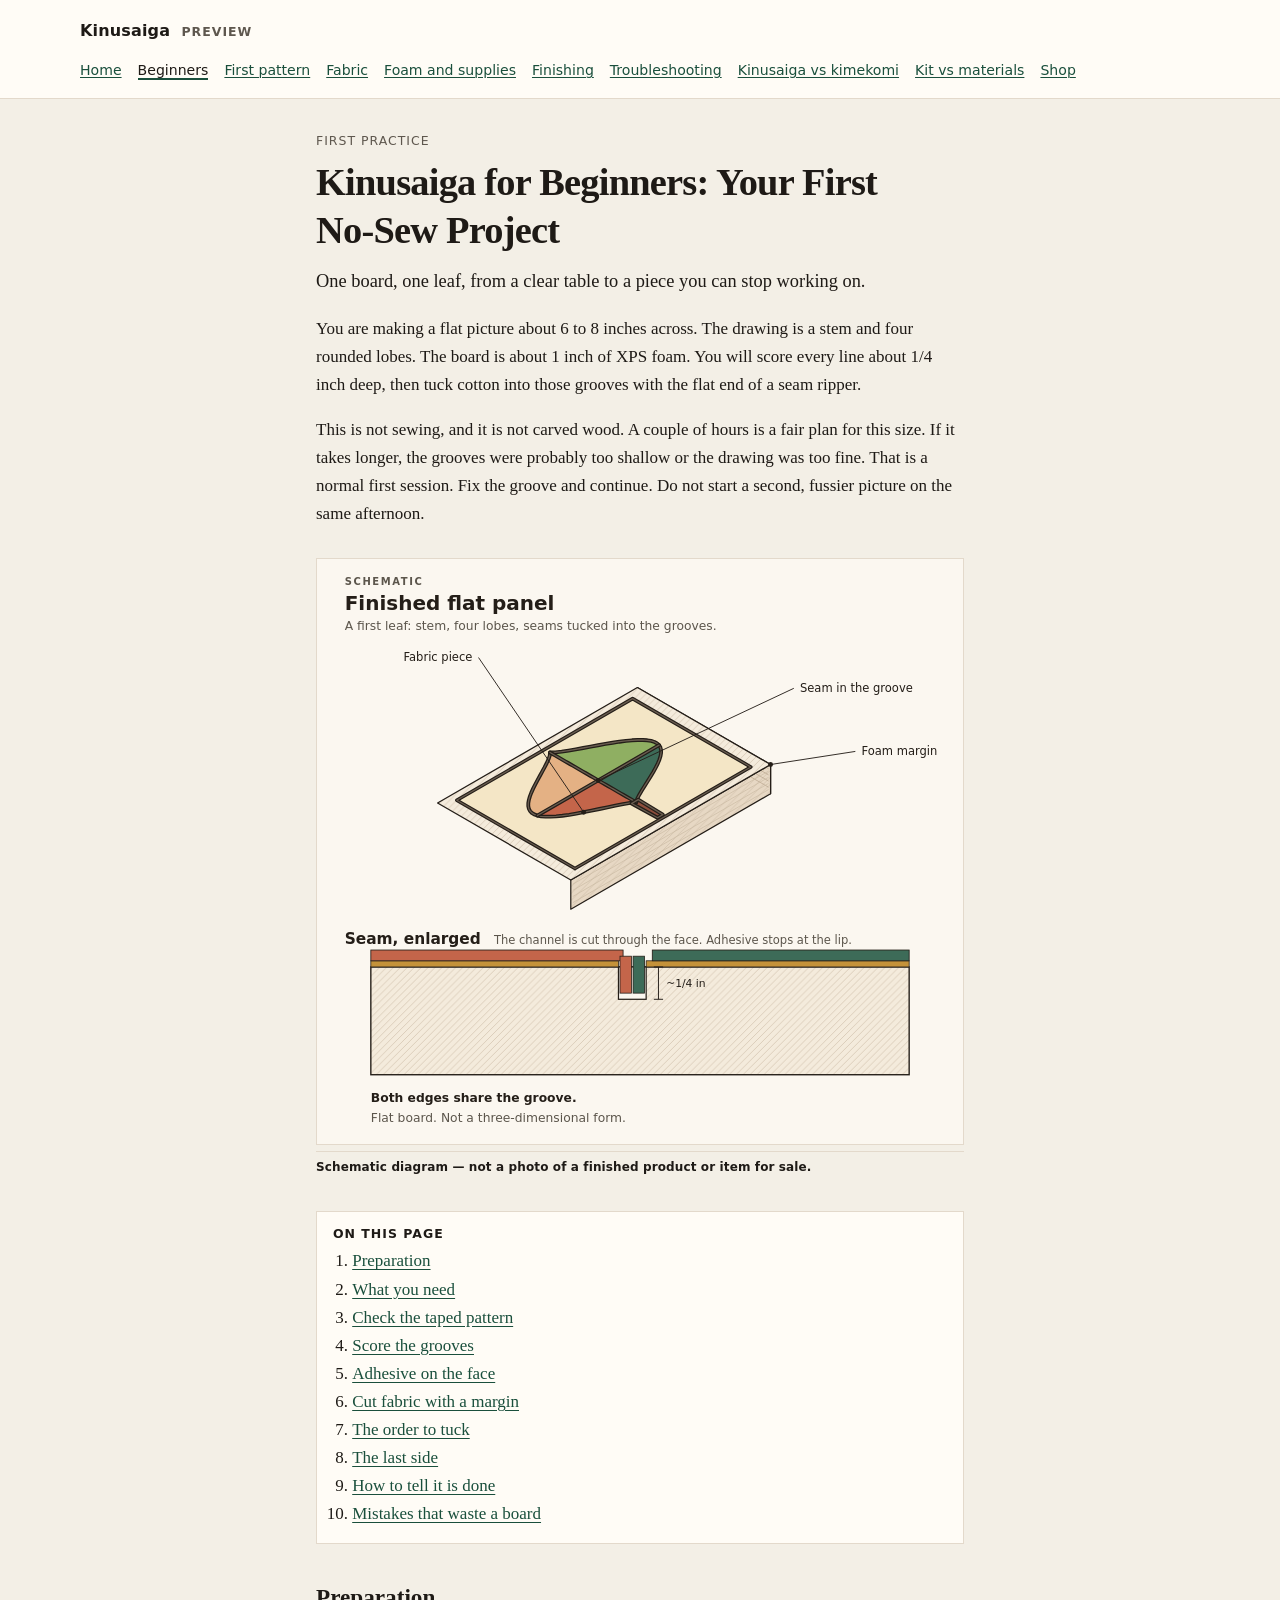
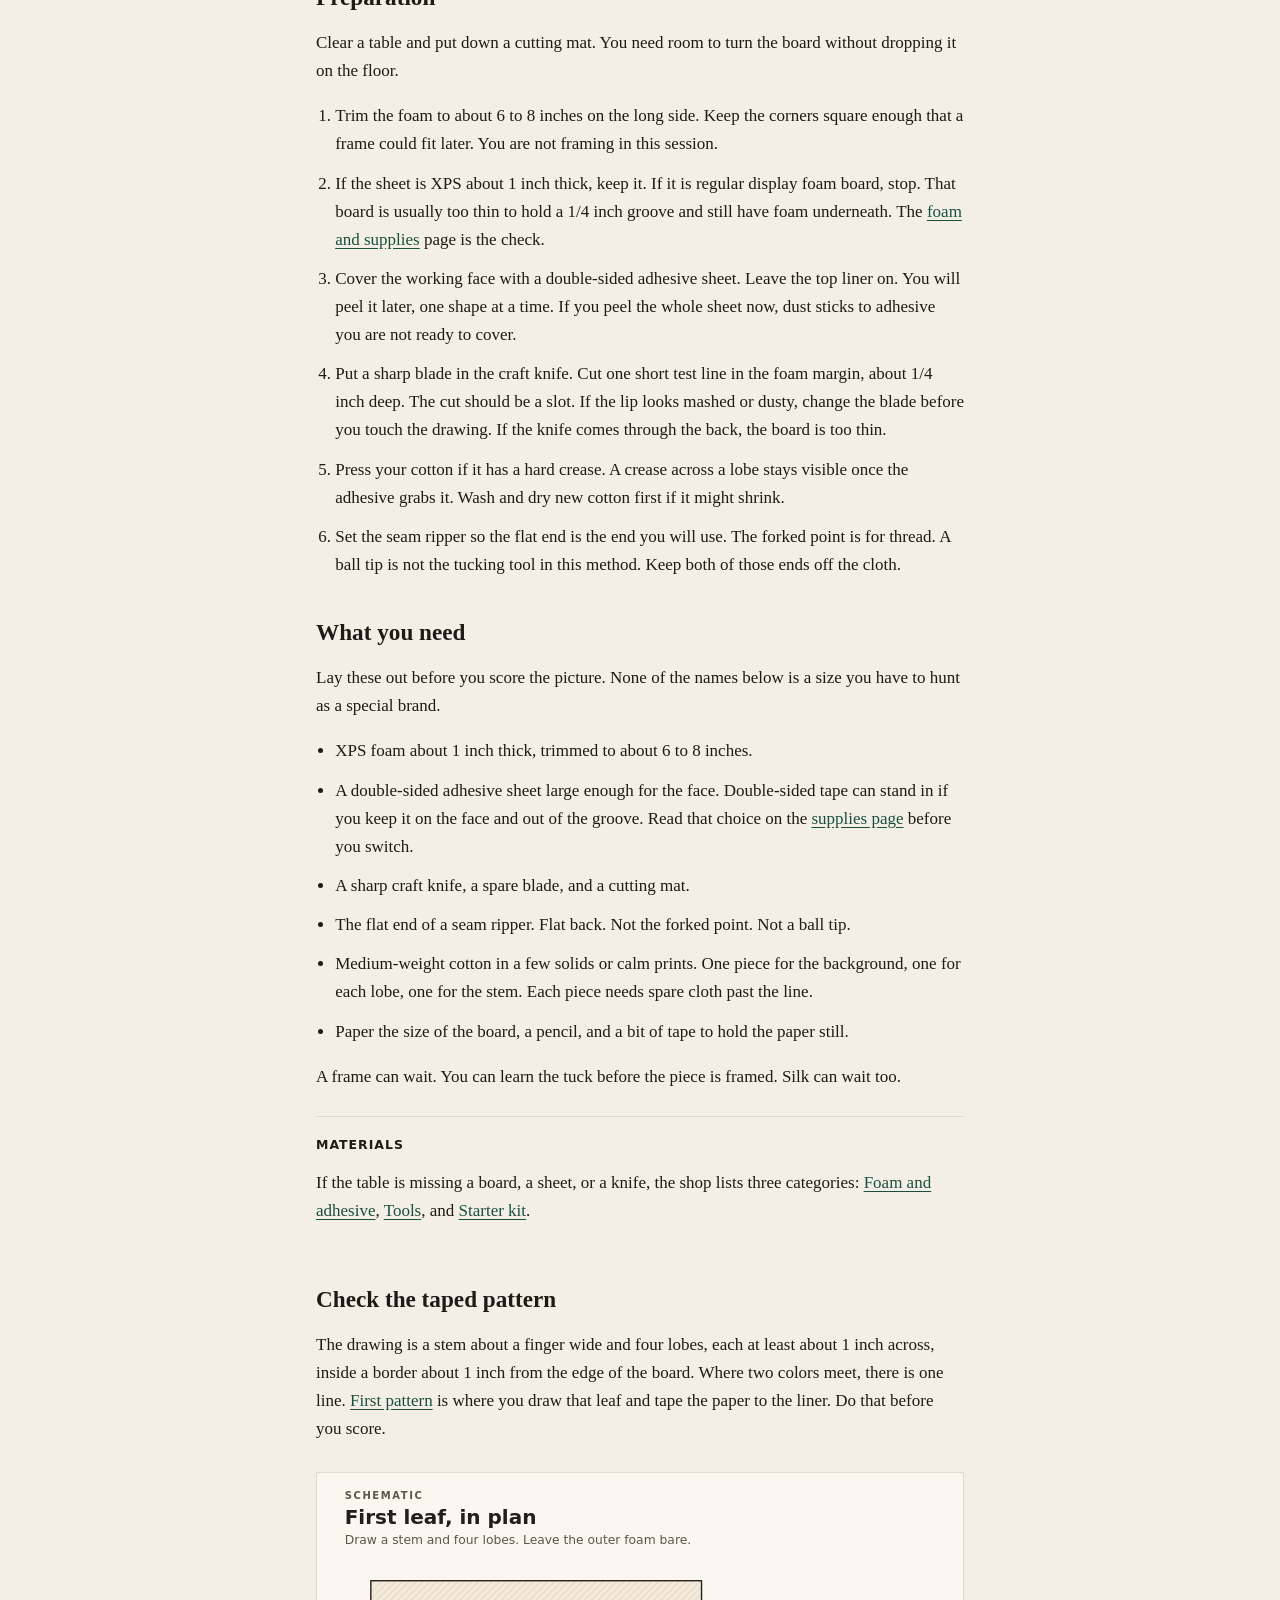
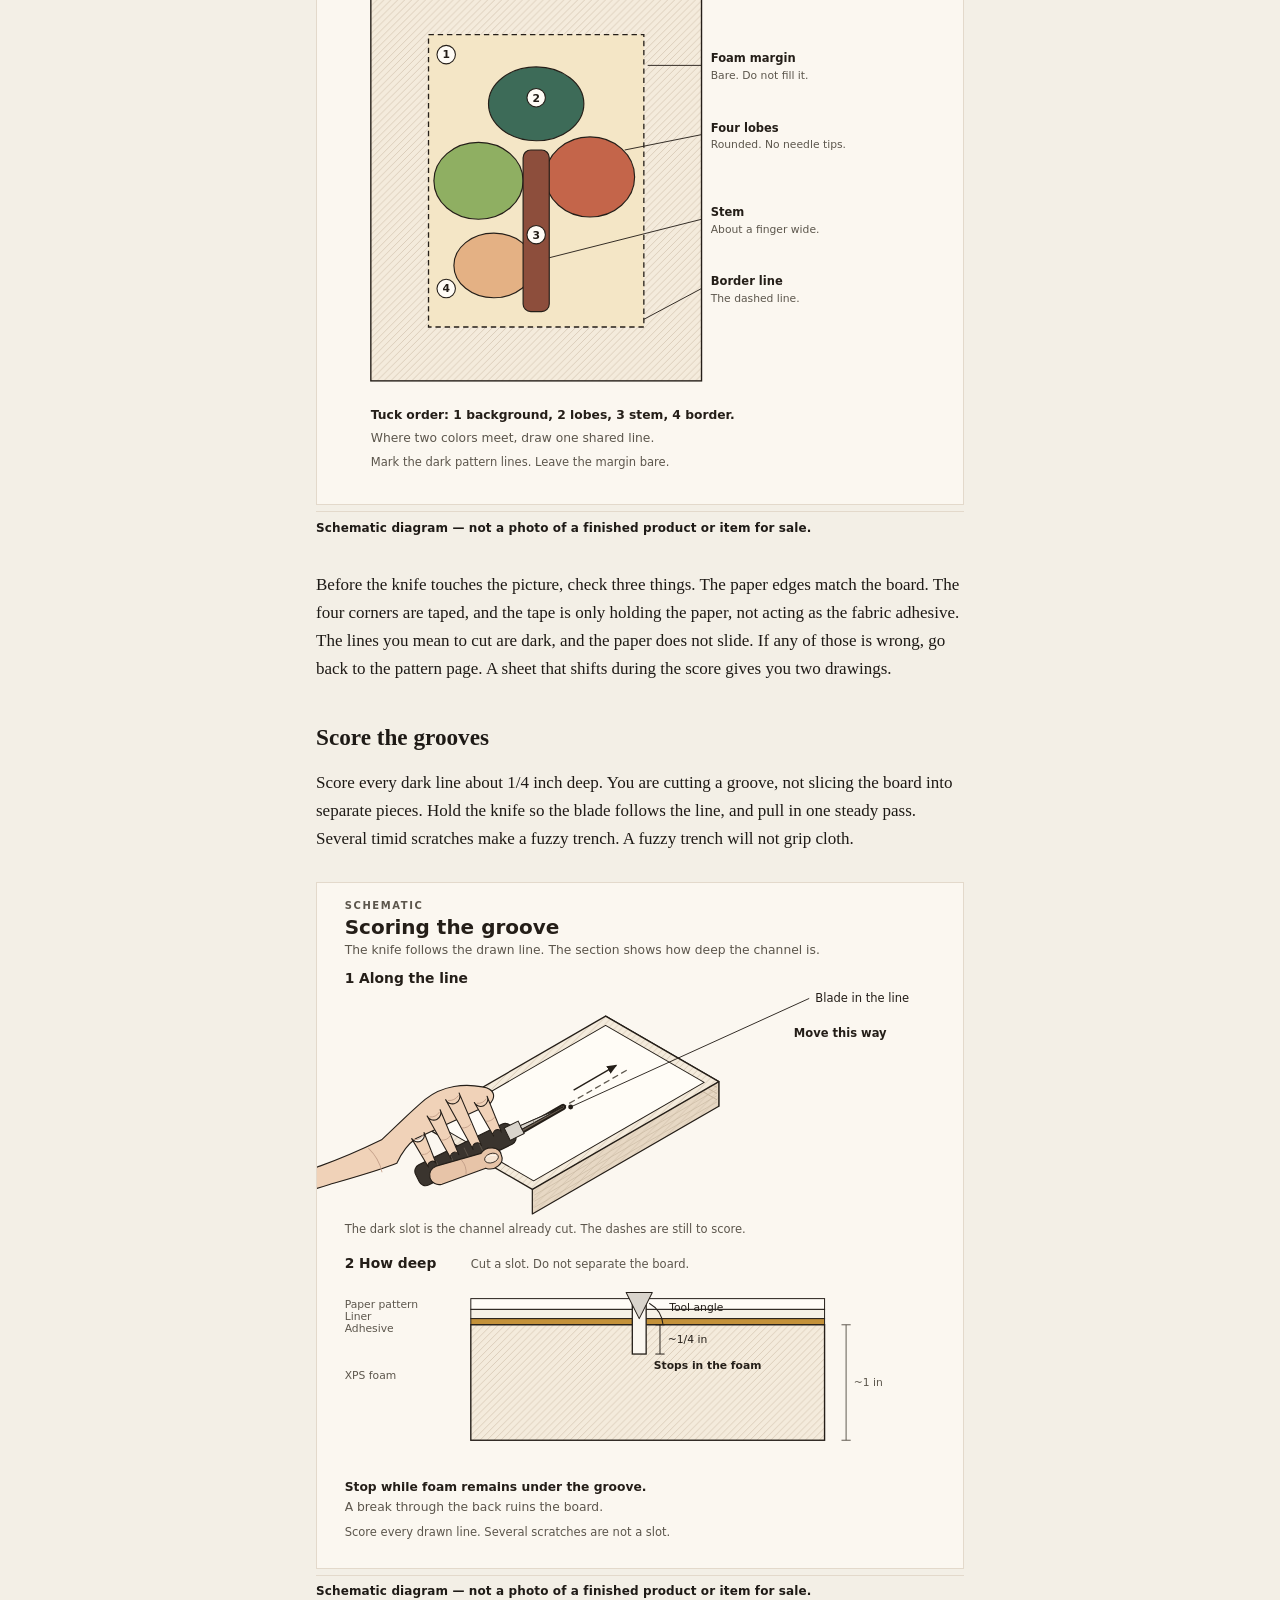
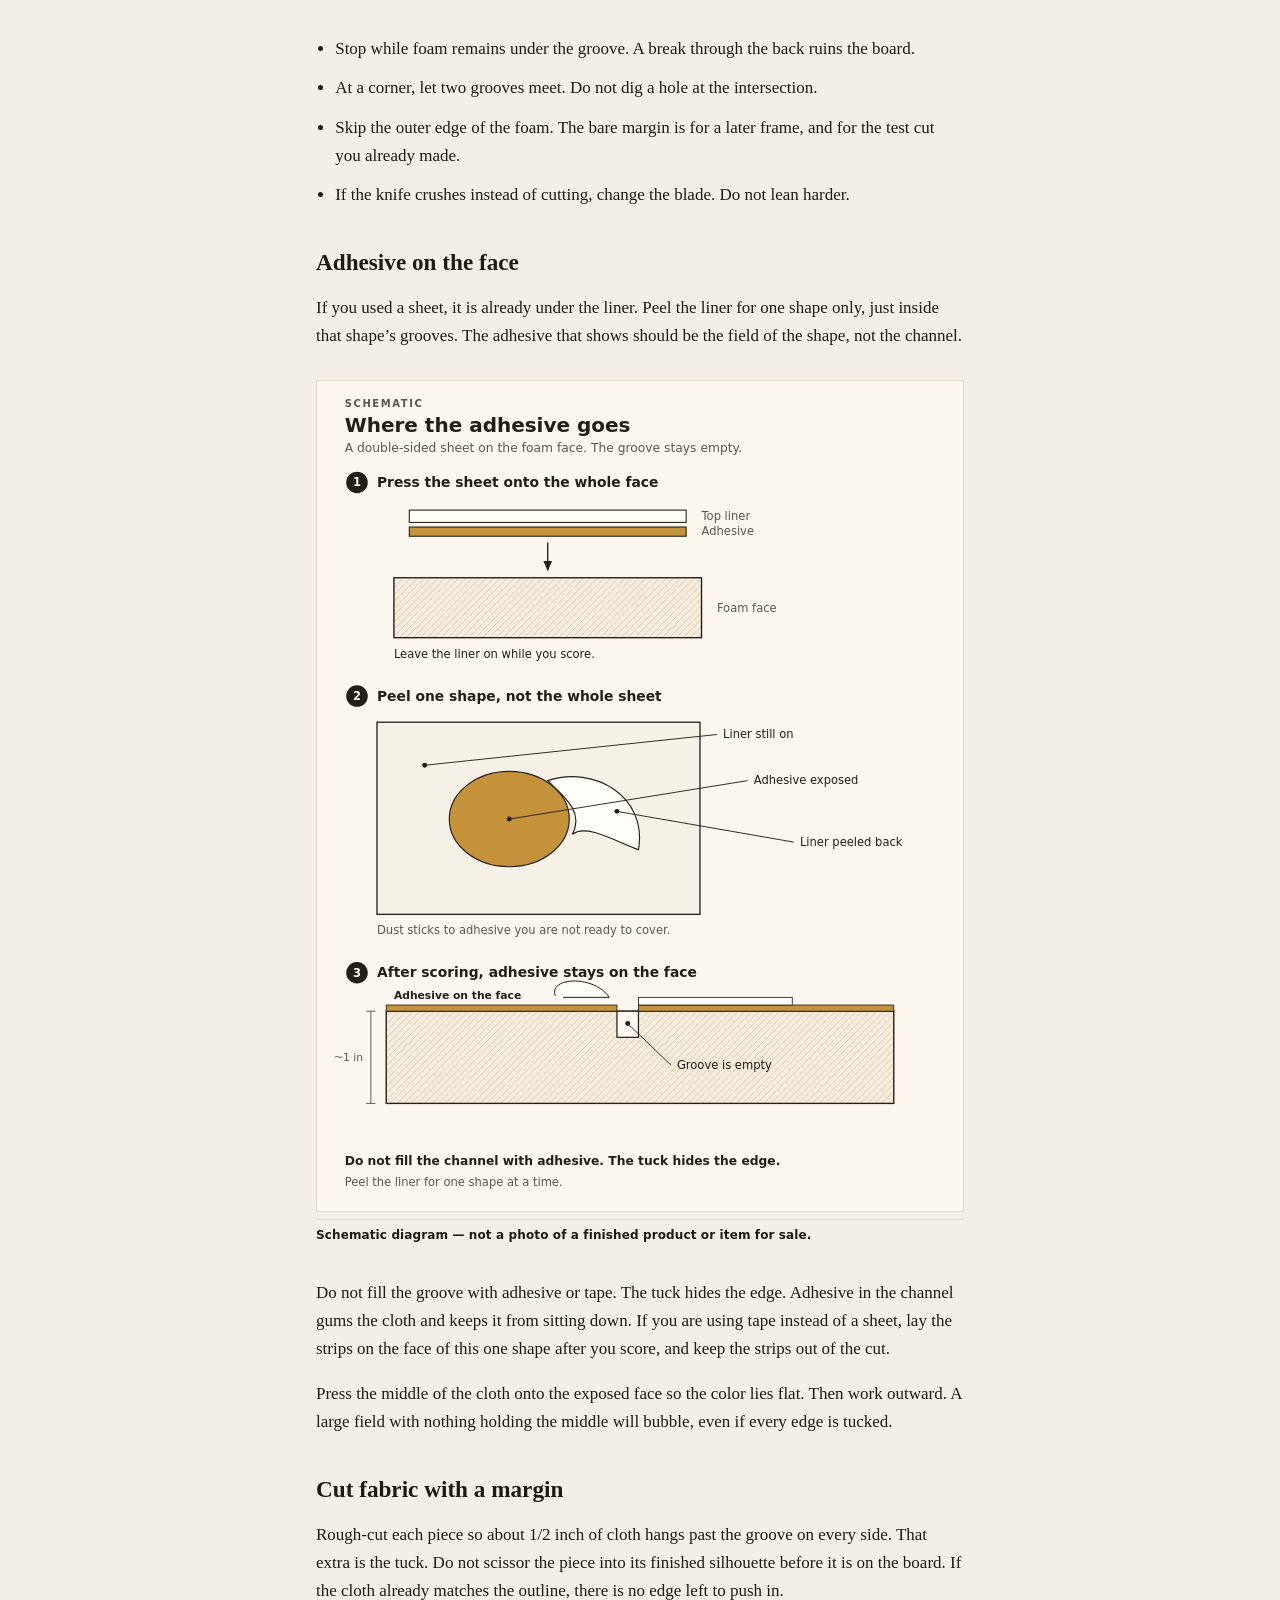
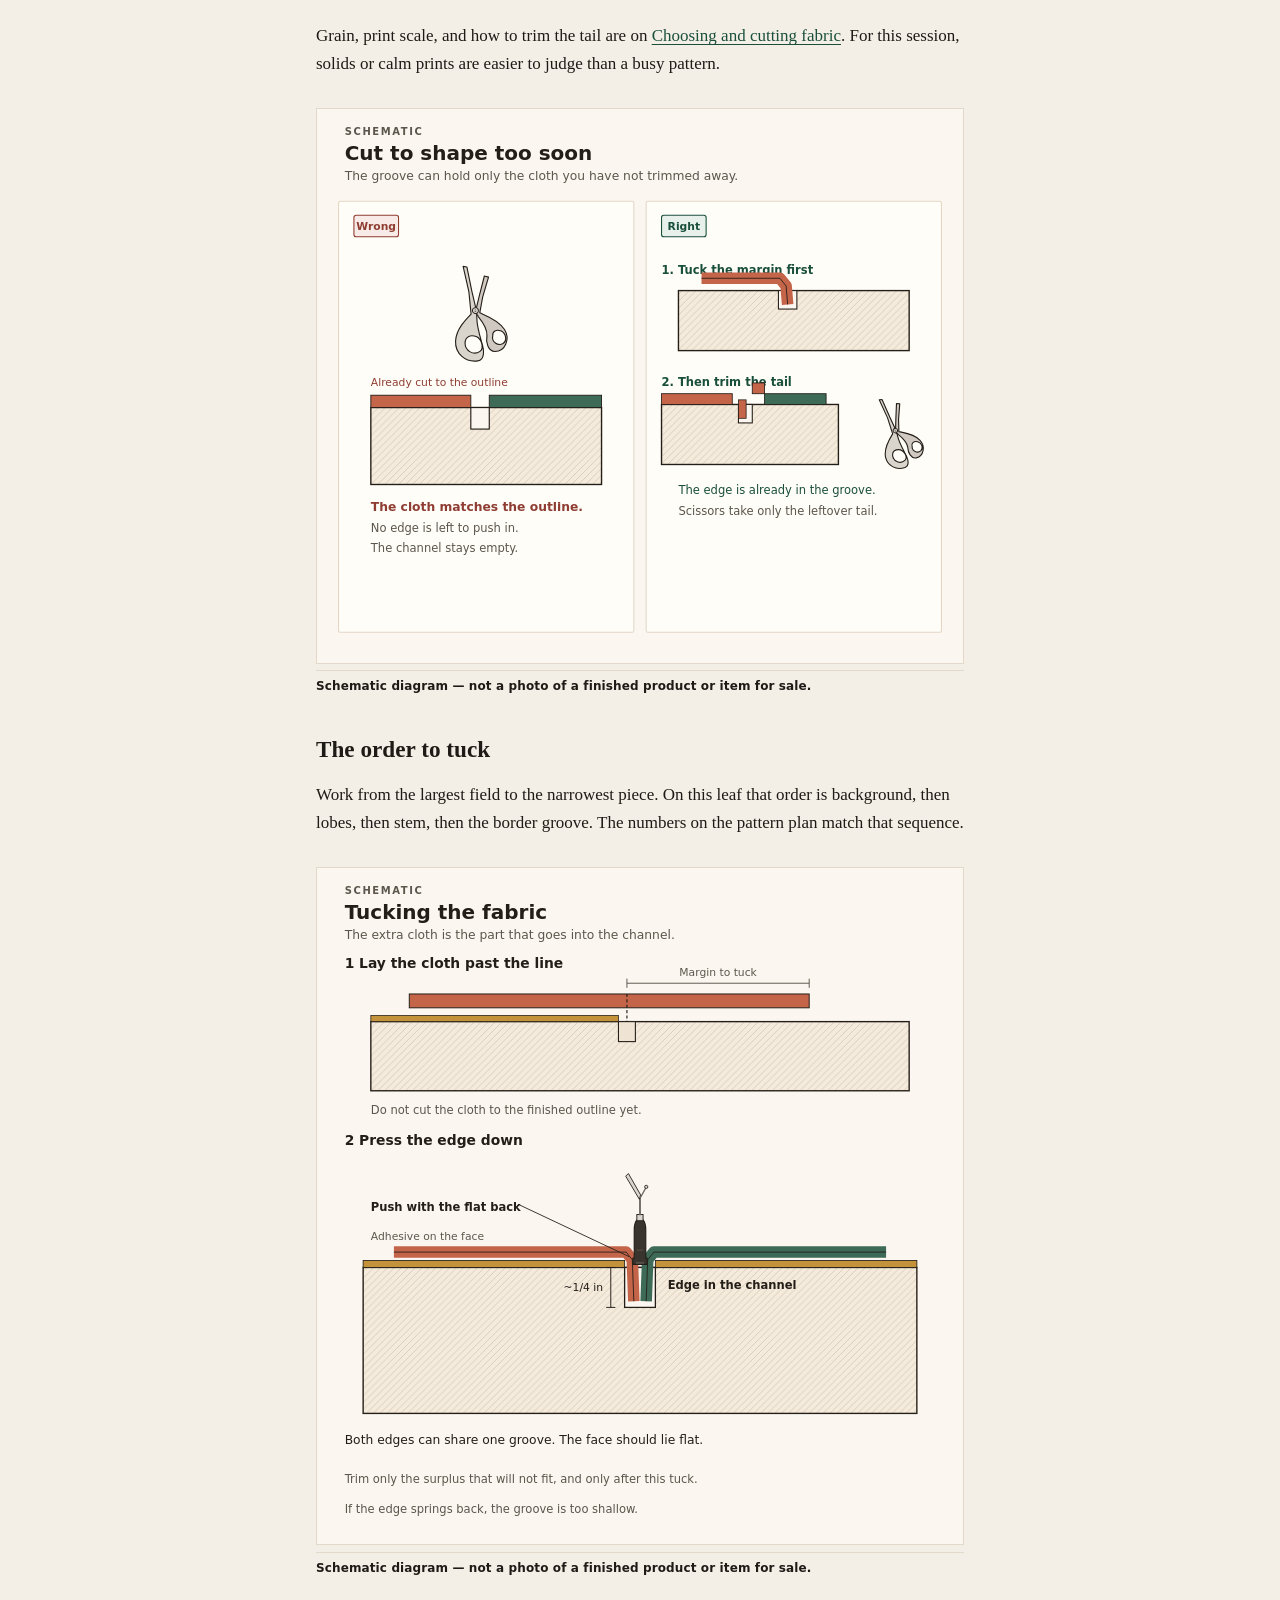
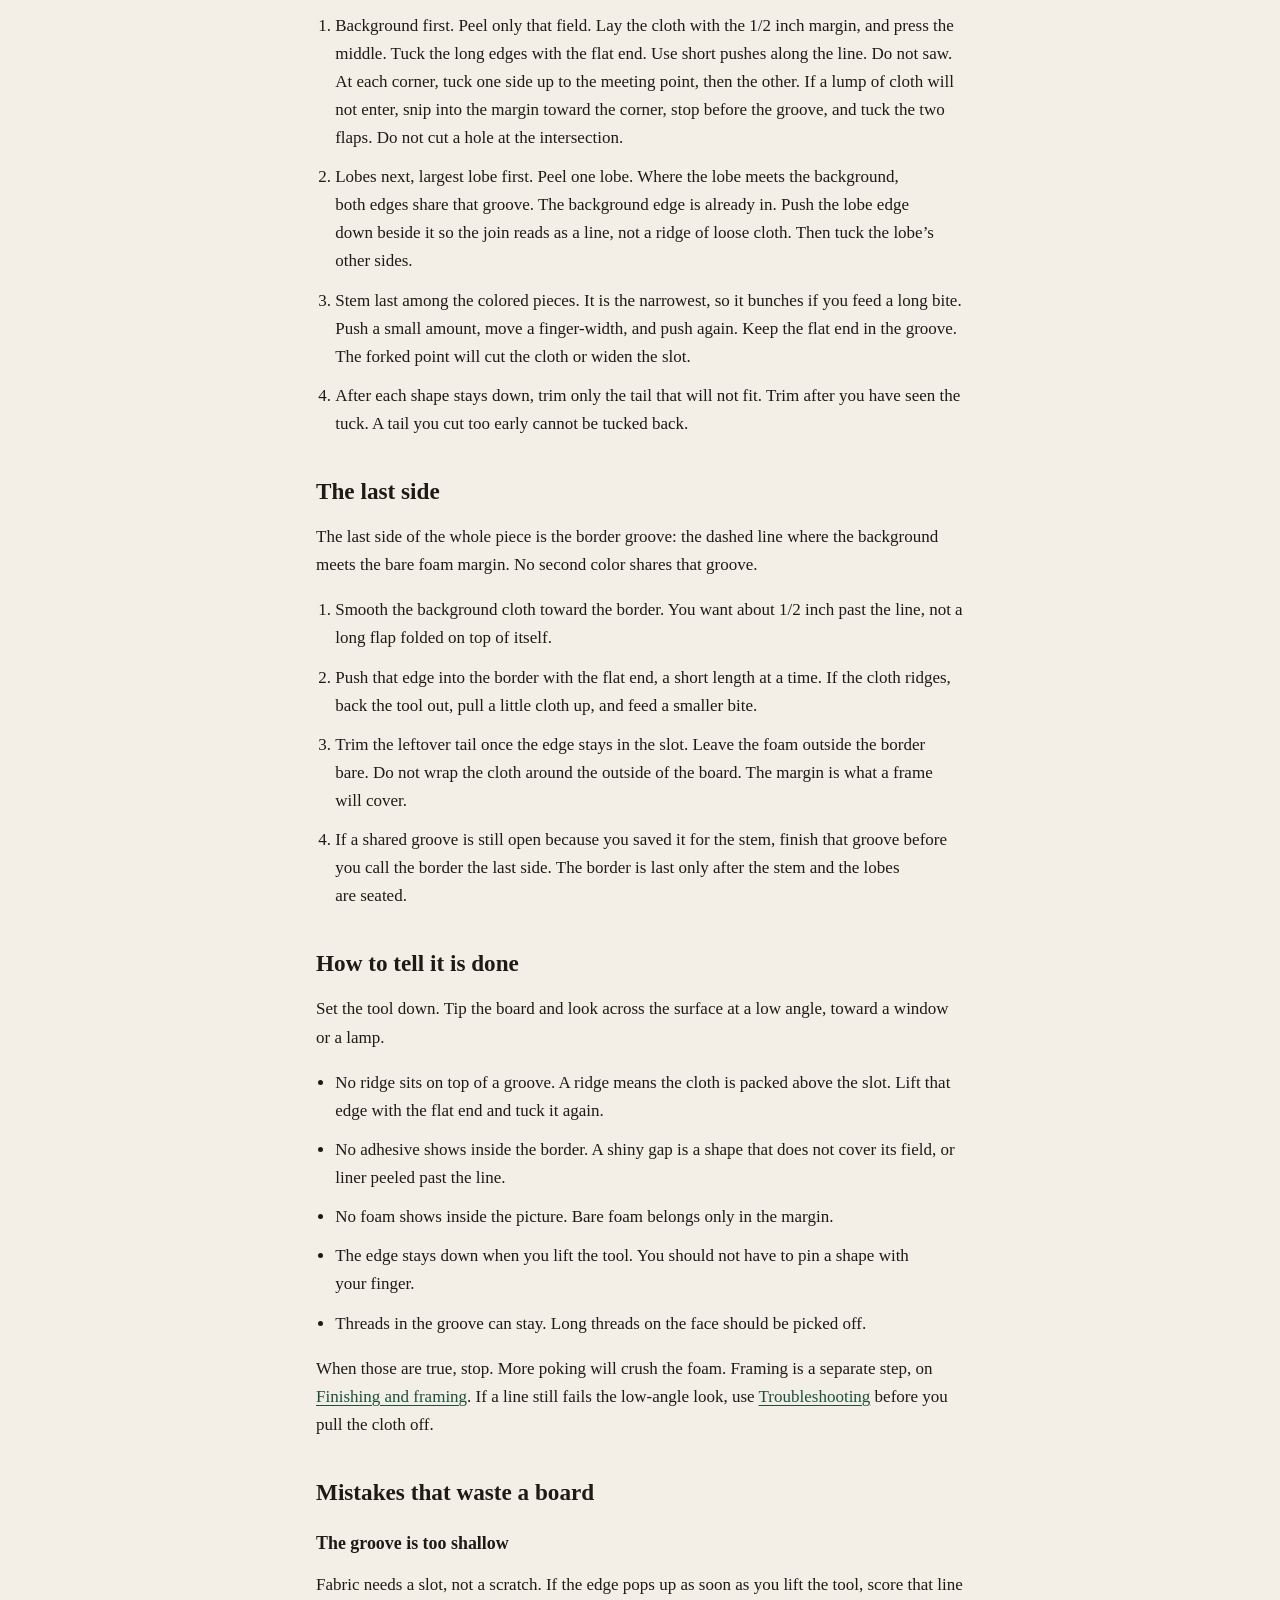
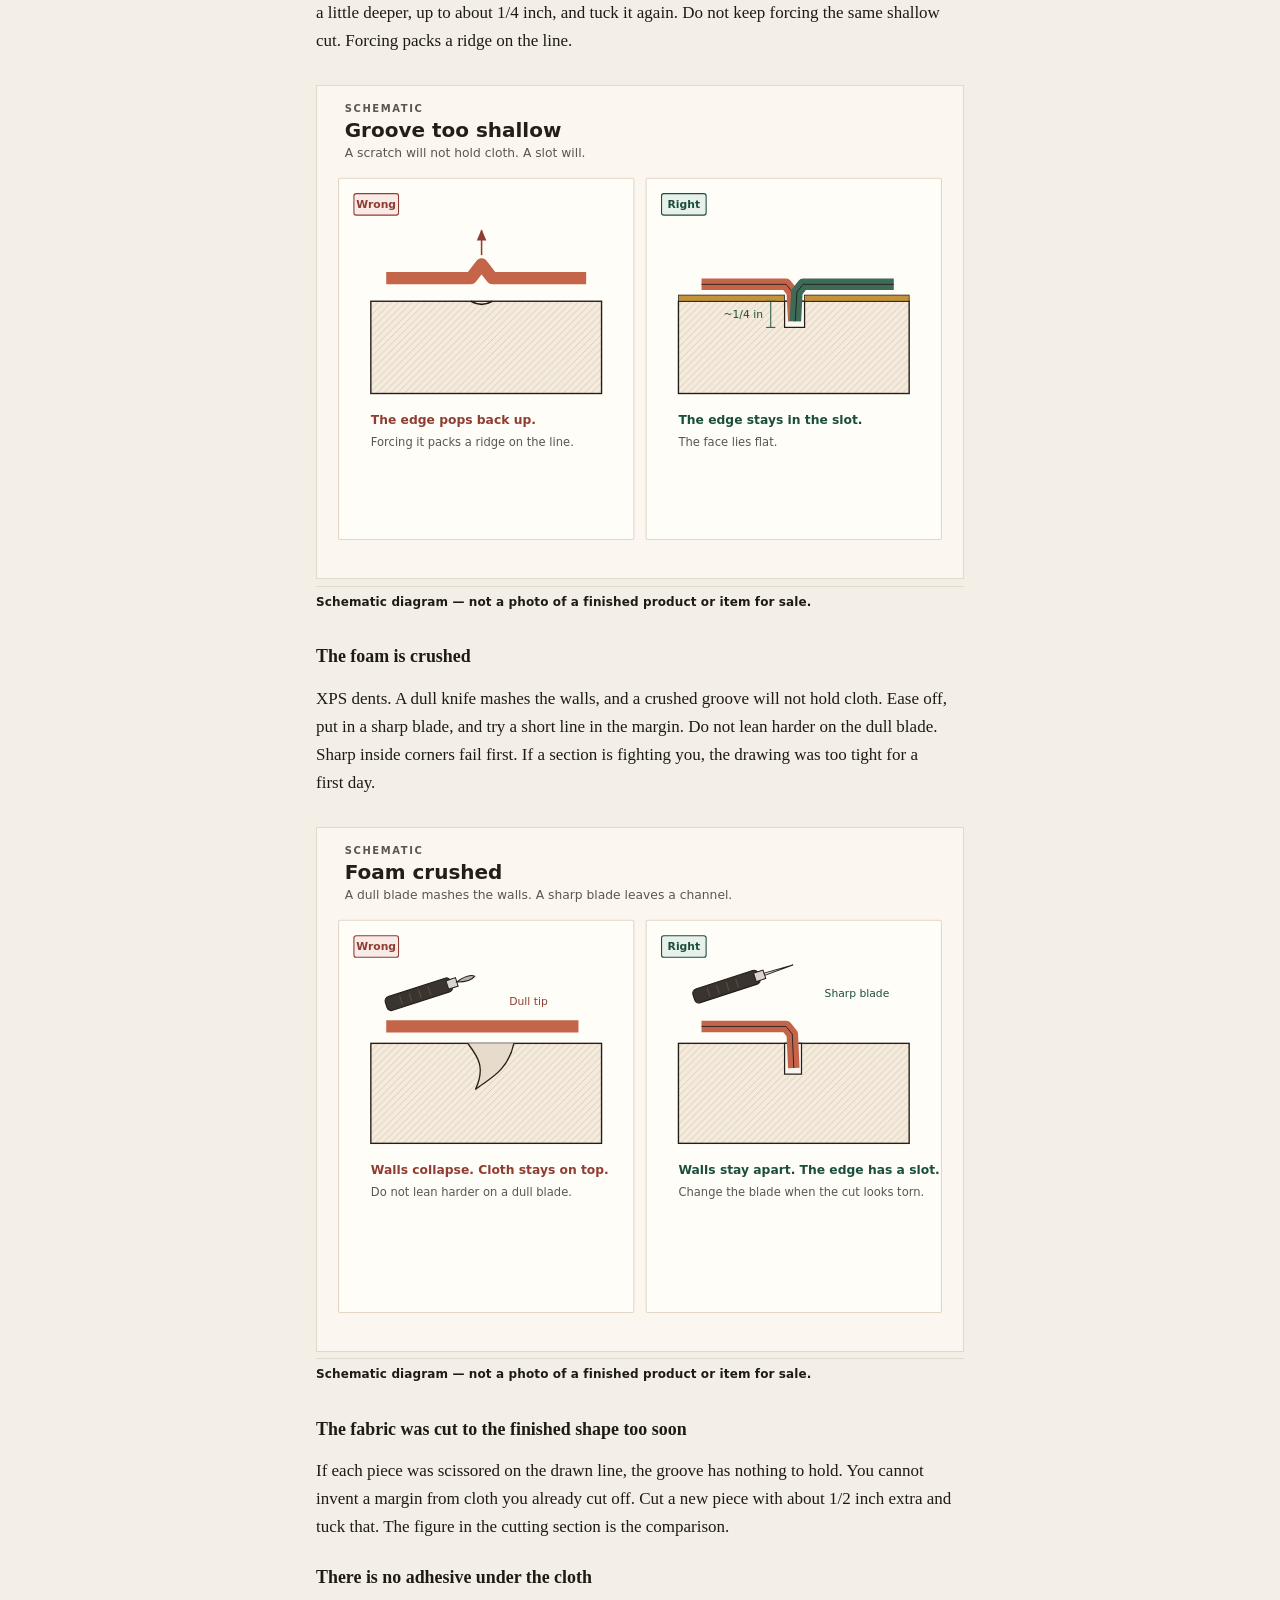
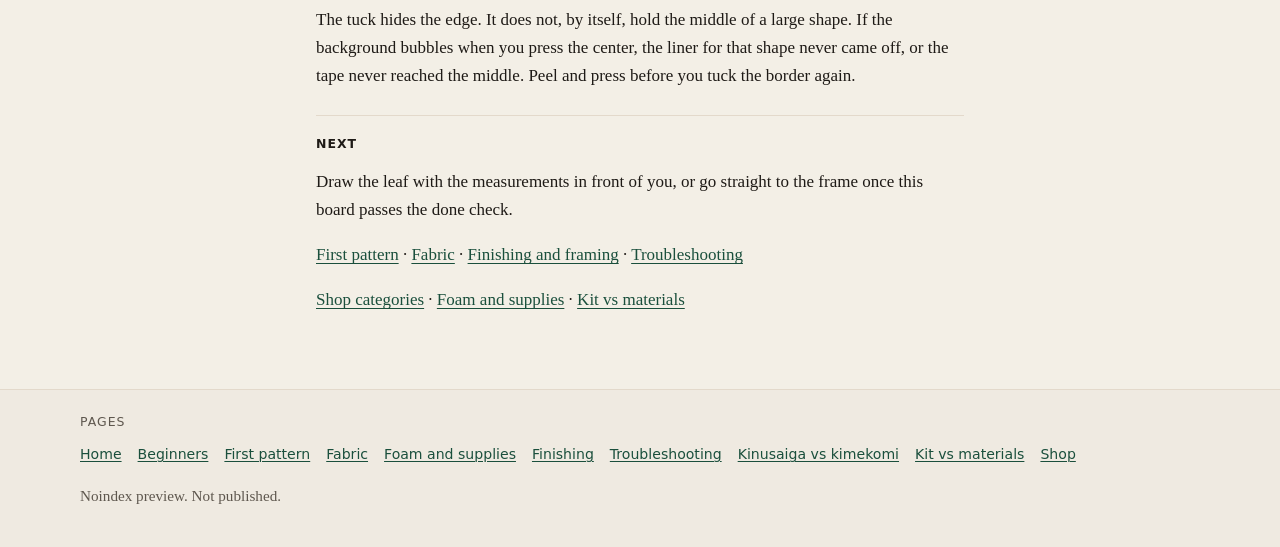
<file: guides/kinusaiga-for-beginners/index.html>
<!DOCTYPE html>
<html lang="en">
<head>
  <meta charset="utf-8">
  <meta name="viewport" content="width=device-width, initial-scale=1">
  <meta name="robots" content="noindex, nofollow">
  <meta name="googlebot" content="noindex, nofollow">
  <title>Kinusaiga for Beginners: Your First No-Sew Project</title>
  <meta name="description" content="Follow one first kinusaiga session: prepare the board, score a taped leaf, tuck in order, finish the last side, and check that the piece is done.">
  <!-- No rel=canonical. No production host is approved. -->
  <link rel="stylesheet" href="/css/site.css">
</head>
<body>
  <a class="skip" href="#content">Skip to content</a>
  <header class="site-header">
    <div class="wrap header-inner">
      <a class="brand" href="/">Kinusaiga <span>Preview</span></a>
      <nav aria-label="Primary">
        <ul class="nav-list">
          <li><a href="/">Home</a></li>
          <li><a href="/guides/kinusaiga-for-beginners" aria-current="page">Beginners</a></li>
          <li><a href="/guides/kinusaiga-first-pattern">First pattern</a></li>
          <li><a href="/guides/kinusaiga-choosing-and-cutting-fabric">Fabric</a></li>
          <li><a href="/guides/kinusaiga-foam-and-supplies">Foam and supplies</a></li>
          <li><a href="/guides/kinusaiga-finishing-and-framing">Finishing</a></li>
          <li><a href="/guides/kinusaiga-troubleshooting">Troubleshooting</a></li>
          <li><a href="/guides/kinusaiga-vs-kimekomi">Kinusaiga vs kimekomi</a></li>
          <li><a href="/guides/kinusaiga-kit-vs-materials">Kit vs materials</a></li>
          <li><a href="/shop">Shop</a></li>
        </ul>
      </nav>
    </div>
  </header>
  <main id="content">
    <article>
      <p class="eyebrow">First practice</p>
      <h1>Kinusaiga for Beginners: Your First No&#8209;Sew Project</h1>
      <p class="dek">One board, one leaf, from a clear table to a piece you can stop working on.</p>

      <p>You are making a flat picture about 6 to 8 inches across. The drawing is a stem and four rounded lobes. The board is about 1 inch of XPS foam. You will score every line about 1/4 inch deep, then tuck cotton into those grooves with the flat end of a seam ripper.</p>
      <p>This is not sewing, and it is not carved wood. A couple of hours is a fair plan for this size. If it takes longer, the grooves were probably too shallow or the drawing was too fine. That is a normal first session. Fix the groove and continue. Do not start a second, fussier picture on the same afternoon.</p>

      <figure class="diagram">
        <img src="/images/diagrams/finished-flat-kinusaiga.svg" width="840" height="760" alt="Schematic diagram of a finished flat kinusaiga leaf on foam, with cloth edges tucked into the grooves.">
        <figcaption>Schematic diagram &mdash; not a photo of a finished product or item for sale.</figcaption>
      </figure>

      <nav class="on-this-page" aria-label="On this page">
        <h2>On this page</h2>
        <ol>
          <li><a href="#preparation">Preparation</a></li>
          <li><a href="#what-you-need">What you need</a></li>
          <li><a href="#transfer">Check the taped pattern</a></li>
          <li><a href="#score">Score the grooves</a></li>
          <li><a href="#adhesive">Adhesive on the face</a></li>
          <li><a href="#cut">Cut fabric with a margin</a></li>
          <li><a href="#order">The order to tuck</a></li>
          <li><a href="#last-side">The last side</a></li>
          <li><a href="#done">How to tell it is done</a></li>
          <li><a href="#mistakes">Mistakes that waste a board</a></li>
        </ol>
      </nav>

      <h2 id="preparation">Preparation</h2>
      <p>Clear a table and put down a cutting mat. You need room to turn the board without dropping it on the floor.</p>
      <ol class="steps">
        <li>Trim the foam to about 6 to 8 inches on the long side. Keep the corners square enough that a frame could fit later. You are not framing in this session.</li>
        <li>If the sheet is XPS about 1 inch thick, keep it. If it is regular display foam board, stop. That board is usually too thin to hold a 1/4 inch groove and still have foam underneath. The <a href="/guides/kinusaiga-foam-and-supplies">foam and supplies</a> page is the check.</li>
        <li>Cover the working face with a double-sided adhesive sheet. Leave the top liner on. You will peel it later, one shape at a time. If you peel the whole sheet now, dust sticks to adhesive you are not ready to cover.</li>
        <li>Put a sharp blade in the craft knife. Cut one short test line in the foam margin, about 1/4 inch deep. The cut should be a slot. If the lip looks mashed or dusty, change the blade before you touch the drawing. If the knife comes through the back, the board is too thin.</li>
        <li>Press your cotton if it has a hard crease. A crease across a lobe stays visible once the adhesive grabs it. Wash and dry new cotton first if it might shrink.</li>
        <li>Set the seam ripper so the flat end is the end you will use. The forked point is for thread. A ball tip is not the tucking tool in this method. Keep both of those ends off the cloth.</li>
      </ol>

      <h2 id="what-you-need">What you need</h2>
      <p>Lay these out before you score the picture. None of the names below is a size you have to hunt as a special brand.</p>
      <ul class="checklist">
        <li>XPS foam about 1 inch thick, trimmed to about 6 to 8 inches.</li>
        <li>A double-sided adhesive sheet large enough for the face. Double-sided tape can stand in if you keep it on the face and out of the groove. Read that choice on the <a href="/guides/kinusaiga-foam-and-supplies">supplies page</a> before you switch.</li>
        <li>A sharp craft knife, a spare blade, and a cutting mat.</li>
        <li>The flat end of a seam ripper. Flat back. Not the forked point. Not a ball tip.</li>
        <li>Medium-weight cotton in a few solids or calm prints. One piece for the background, one for each lobe, one for the stem. Each piece needs spare cloth past the line.</li>
        <li>Paper the size of the board, a pencil, and a bit of tape to hold the paper still.</li>
      </ul>
      <p>A frame can wait. You can learn the tuck before the piece is framed. Silk can wait too.</p>

      <aside class="supply-note">
        <h3>Materials</h3>
        <p>If the table is missing a board, a sheet, or a knife, the shop lists three categories: <a href="/shop#foam-and-adhesive">Foam and adhesive</a>, <a href="/shop#tools">Tools</a>, and <a href="/shop#starter-kit">Starter kit</a>.</p>
      </aside>

      <h2 id="transfer">Check the taped pattern</h2>
      <p>The drawing is a stem about a finger wide and four lobes, each at least about 1 inch across, inside a border about 1 inch from the edge of the board. Where two colors meet, there is one line. <a href="/guides/kinusaiga-first-pattern">First pattern</a> is where you draw that leaf and tape the paper to the liner. Do that before you score.</p>
      <figure class="diagram">
        <img src="/images/diagrams/first-pattern-leaf.svg" width="840" height="820" alt="Schematic diagram of a first kinusaiga leaf in plan: foam margin, a dashed border, four lobes, and a stem, numbered in tuck order.">
        <figcaption>Schematic diagram &mdash; not a photo of a finished product or item for sale.</figcaption>
      </figure>
      <p>Before the knife touches the picture, check three things. The paper edges match the board. The four corners are taped, and the tape is only holding the paper, not acting as the fabric adhesive. The lines you mean to cut are dark, and the paper does not slide. If any of those is wrong, go back to the pattern page. A sheet that shifts during the score gives you two drawings.</p>

      <h2 id="score">Score the grooves</h2>
      <p>Score every dark line about 1/4 inch deep. You are cutting a groove, not slicing the board into separate pieces. Hold the knife so the blade follows the line, and pull in one steady pass. Several timid scratches make a fuzzy trench. A fuzzy trench will not grip cloth.</p>
      <figure class="diagram">
        <img src="/images/diagrams/scoring-grooves.svg" width="840" height="890" alt="Schematic diagram of scoring a groove about 1/4 inch deep through the pattern and liner into about 1 inch of foam.">
        <figcaption>Schematic diagram &mdash; not a photo of a finished product or item for sale.</figcaption>
      </figure>
      <ul class="checklist">
        <li>Stop while foam remains under the groove. A break through the back ruins the board.</li>
        <li>At a corner, let two grooves meet. Do not dig a hole at the intersection.</li>
        <li>Skip the outer edge of the foam. The bare margin is for a later frame, and for the test cut you already made.</li>
        <li>If the knife crushes instead of cutting, change the blade. Do not lean harder.</li>
      </ul>

      <h2 id="adhesive">Adhesive on the face</h2>
      <p>If you used a sheet, it is already under the liner. Peel the liner for one shape only, just inside that shape’s grooves. The adhesive that shows should be the field of the shape, not the channel.</p>
      <figure class="diagram">
        <img src="/images/diagrams/applying-adhesive.svg" width="840" height="1080" alt="Schematic diagram of a double-sided adhesive sheet on the foam face, with the liner peeled for one shape and the groove left empty.">
        <figcaption>Schematic diagram &mdash; not a photo of a finished product or item for sale.</figcaption>
      </figure>
      <p>Do not fill the groove with adhesive or tape. The tuck hides the edge. Adhesive in the channel gums the cloth and keeps it from sitting down. If you are using tape instead of a sheet, lay the strips on the face of this one shape after you score, and keep the strips out of the cut.</p>
      <p>Press the middle of the cloth onto the exposed face so the color lies flat. Then work outward. A large field with nothing holding the middle will bubble, even if every edge is tucked.</p>

      <h2 id="cut">Cut fabric with a margin</h2>
      <p>Rough-cut each piece so about 1/2 inch of cloth hangs past the groove on every side. That extra is the tuck. Do not scissor the piece into its finished silhouette before it is on the board. If the cloth already matches the outline, there is no edge left to push in.</p>
      <p>Grain, print scale, and how to trim the tail are on <a href="/guides/kinusaiga-choosing-and-cutting-fabric">Choosing and cutting fabric</a>. For this session, solids or calm prints are easier to judge than a busy pattern.</p>
      <figure class="diagram">
        <img src="/images/diagrams/mistake-cut-before-tucking.svg" width="840" height="720" alt="Schematic diagram showing fabric cut to the final shape, with no edge left to tuck, beside fabric left with a margin past the groove.">
        <figcaption>Schematic diagram &mdash; not a photo of a finished product or item for sale.</figcaption>
      </figure>

      <h2 id="order">The order to tuck</h2>
      <p>Work from the largest field to the narrowest piece. On this leaf that order is background, then lobes, then stem, then the border groove. The numbers on the pattern plan match that sequence.</p>
      <figure class="diagram">
        <img src="/images/diagrams/tucking-fabric.svg" width="840" height="880" alt="Schematic diagram of laying fabric past a groove, then pushing the edge in with the flat back of a seam ripper.">
        <figcaption>Schematic diagram &mdash; not a photo of a finished product or item for sale.</figcaption>
      </figure>
      <ol class="steps">
        <li>Background first. Peel only that field. Lay the cloth with the 1/2 inch margin, and press the middle. Tuck the long edges with the flat end. Use short pushes along the line. Do not saw. At each corner, tuck one side up to the meeting point, then the other. If a lump of cloth will not enter, snip into the margin toward the corner, stop before the groove, and tuck the two flaps. Do not cut a hole at the intersection.</li>
        <li>Lobes next, largest lobe first. Peel one lobe. Where the lobe meets the background, both edges share that groove. The background edge is already in. Push the lobe edge down beside it so the join reads as a line, not a ridge of loose cloth. Then tuck the lobe’s other sides.</li>
        <li>Stem last among the colored pieces. It is the narrowest, so it bunches if you feed a long bite. Push a small amount, move a finger-width, and push again. Keep the flat end in the groove. The forked point will cut the cloth or widen the slot.</li>
        <li>After each shape stays down, trim only the tail that will not fit. Trim after you have seen the tuck. A tail you cut too early cannot be tucked back.</li>
      </ol>

      <h2 id="last-side">The last side</h2>
      <p>The last side of the whole piece is the border groove: the dashed line where the background meets the bare foam margin. No second color shares that groove.</p>
      <ol class="steps">
        <li>Smooth the background cloth toward the border. You want about 1/2 inch past the line, not a long flap folded on top of itself.</li>
        <li>Push that edge into the border with the flat end, a short length at a time. If the cloth ridges, back the tool out, pull a little cloth up, and feed a smaller bite.</li>
        <li>Trim the leftover tail once the edge stays in the slot. Leave the foam outside the border bare. Do not wrap the cloth around the outside of the board. The margin is what a frame will cover.</li>
        <li>If a shared groove is still open because you saved it for the stem, finish that groove before you call the border the last side. The border is last only after the stem and the lobes are seated.</li>
      </ol>

      <h2 id="done">How to tell it is done</h2>
      <p>Set the tool down. Tip the board and look across the surface at a low angle, toward a window or a lamp.</p>
      <ul class="checklist">
        <li>No ridge sits on top of a groove. A ridge means the cloth is packed above the slot. Lift that edge with the flat end and tuck it again.</li>
        <li>No adhesive shows inside the border. A shiny gap is a shape that does not cover its field, or liner peeled past the line.</li>
        <li>No foam shows inside the picture. Bare foam belongs only in the margin.</li>
        <li>The edge stays down when you lift the tool. You should not have to pin a shape with your finger.</li>
        <li>Threads in the groove can stay. Long threads on the face should be picked off.</li>
      </ul>
      <p>When those are true, stop. More poking will crush the foam. Framing is a separate step, on <a href="/guides/kinusaiga-finishing-and-framing">Finishing and framing</a>. If a line still fails the low-angle look, use <a href="/guides/kinusaiga-troubleshooting">Troubleshooting</a> before you pull the cloth off.</p>

      <h2 id="mistakes">Mistakes that waste a board</h2>
      <h3>The groove is too shallow</h3>
      <p>Fabric needs a slot, not a scratch. If the edge pops up as soon as you lift the tool, score that line a little deeper, up to about 1/4 inch, and tuck it again. Do not keep forcing the same shallow cut. Forcing packs a ridge on the line.</p>
      <figure class="diagram">
        <img src="/images/diagrams/mistake-groove-too-shallow.svg" width="840" height="640" alt="Schematic diagram comparing a groove that is too shallow, where fabric pops up, with a deeper slot that holds the edge.">
        <figcaption>Schematic diagram &mdash; not a photo of a finished product or item for sale.</figcaption>
      </figure>

      <h3>The foam is crushed</h3>
      <p>XPS dents. A dull knife mashes the walls, and a crushed groove will not hold cloth. Ease off, put in a sharp blade, and try a short line in the margin. Do not lean harder on the dull blade. Sharp inside corners fail first. If a section is fighting you, the drawing was too tight for a first day.</p>
      <figure class="diagram">
        <img src="/images/diagrams/mistake-foam-crushed.svg" width="840" height="680" alt="Schematic diagram comparing a clean foam groove cut by a sharp blade with foam crushed by a dull blade so the cloth cannot stay down.">
        <figcaption>Schematic diagram &mdash; not a photo of a finished product or item for sale.</figcaption>
      </figure>

      <h3>The fabric was cut to the finished shape too soon</h3>
      <p>If each piece was scissored on the drawn line, the groove has nothing to hold. You cannot invent a margin from cloth you already cut off. Cut a new piece with about 1/2 inch extra and tuck that. The figure in the cutting section is the comparison.</p>

      <h3>There is no adhesive under the cloth</h3>
      <p>The tuck hides the edge. It does not, by itself, hold the middle of a large shape. If the background bubbles when you press the center, the liner for that shape never came off, or the tape never reached the middle. Peel and press before you tuck the border again.</p>

      <aside class="end-cta">
        <h2>Next</h2>
        <p>Draw the leaf with the measurements in front of you, or go straight to the frame once this board passes the done check.</p>
        <p><a href="/guides/kinusaiga-first-pattern">First pattern</a> · <a href="/guides/kinusaiga-choosing-and-cutting-fabric">Fabric</a> · <a href="/guides/kinusaiga-finishing-and-framing">Finishing and framing</a> · <a href="/guides/kinusaiga-troubleshooting">Troubleshooting</a></p>
        <p><a href="/shop">Shop categories</a> · <a href="/guides/kinusaiga-foam-and-supplies">Foam and supplies</a> · <a href="/guides/kinusaiga-kit-vs-materials">Kit vs materials</a></p>
      </aside>
    </article>
  </main>
  <footer class="site-footer">
    <div class="wrap">
      <p class="footer-label">Pages</p>
      <ul class="footer-nav">
        <li><a href="/">Home</a></li>
        <li><a href="/guides/kinusaiga-for-beginners" aria-current="page">Beginners</a></li>
        <li><a href="/guides/kinusaiga-first-pattern">First pattern</a></li>
        <li><a href="/guides/kinusaiga-choosing-and-cutting-fabric">Fabric</a></li>
        <li><a href="/guides/kinusaiga-foam-and-supplies">Foam and supplies</a></li>
        <li><a href="/guides/kinusaiga-finishing-and-framing">Finishing</a></li>
        <li><a href="/guides/kinusaiga-troubleshooting">Troubleshooting</a></li>
        <li><a href="/guides/kinusaiga-vs-kimekomi">Kinusaiga vs kimekomi</a></li>
        <li><a href="/guides/kinusaiga-kit-vs-materials">Kit vs materials</a></li>
        <li><a href="/shop">Shop</a></li>
      </ul>
      <p>Noindex preview. Not published.</p>
    </div>
  </footer>
</body>
</html>
</file>
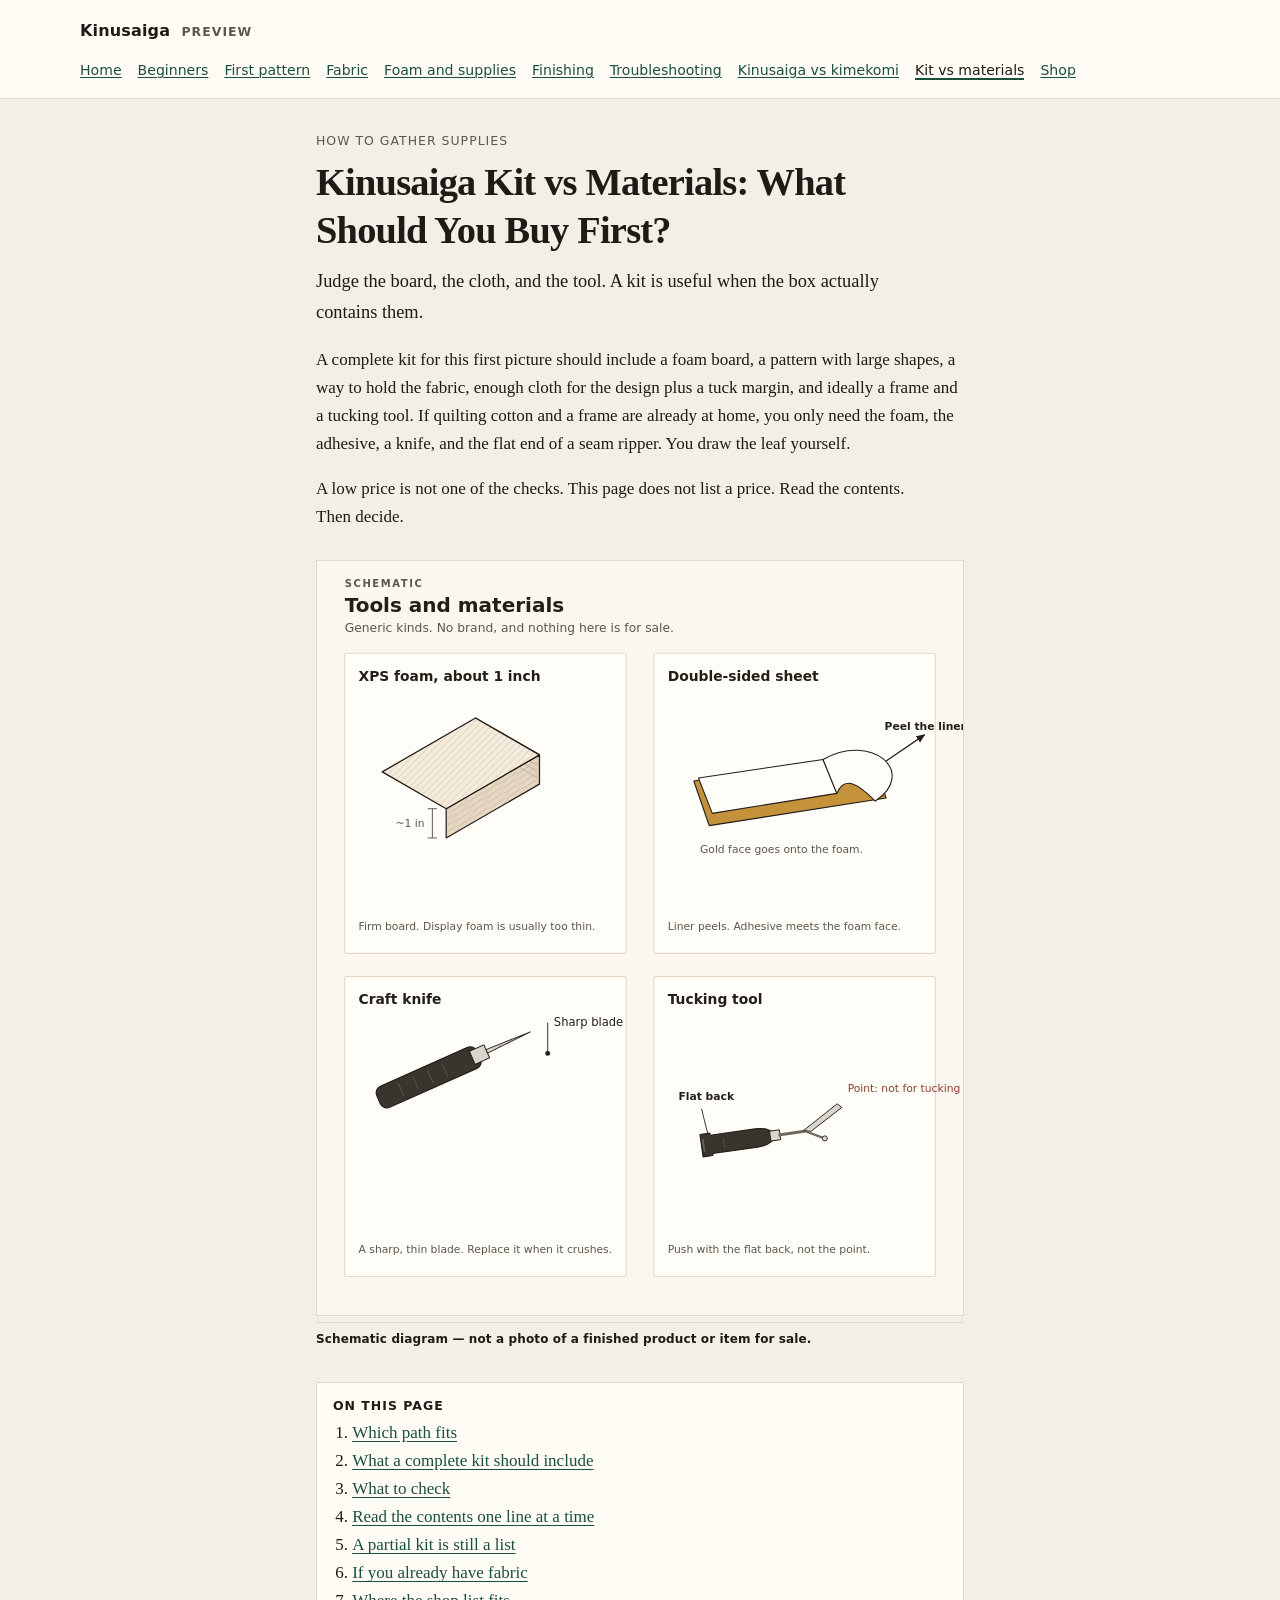
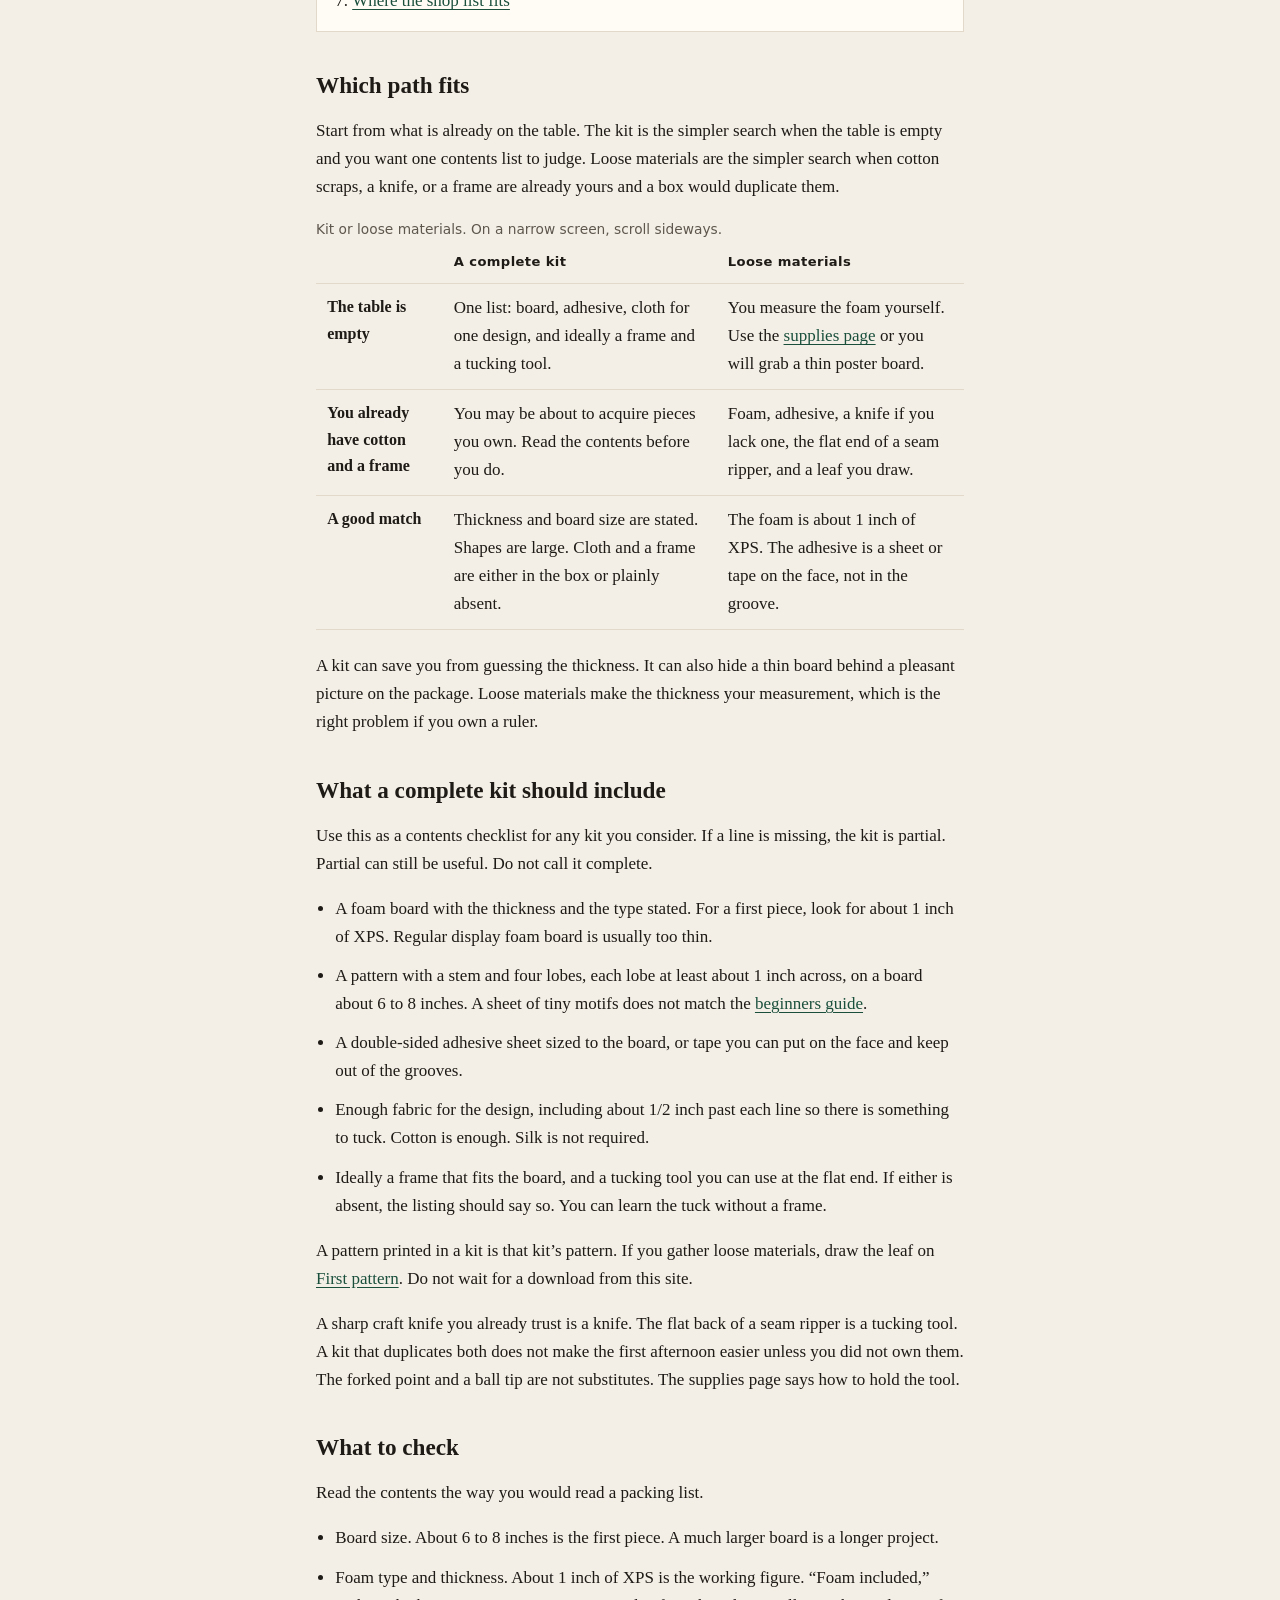
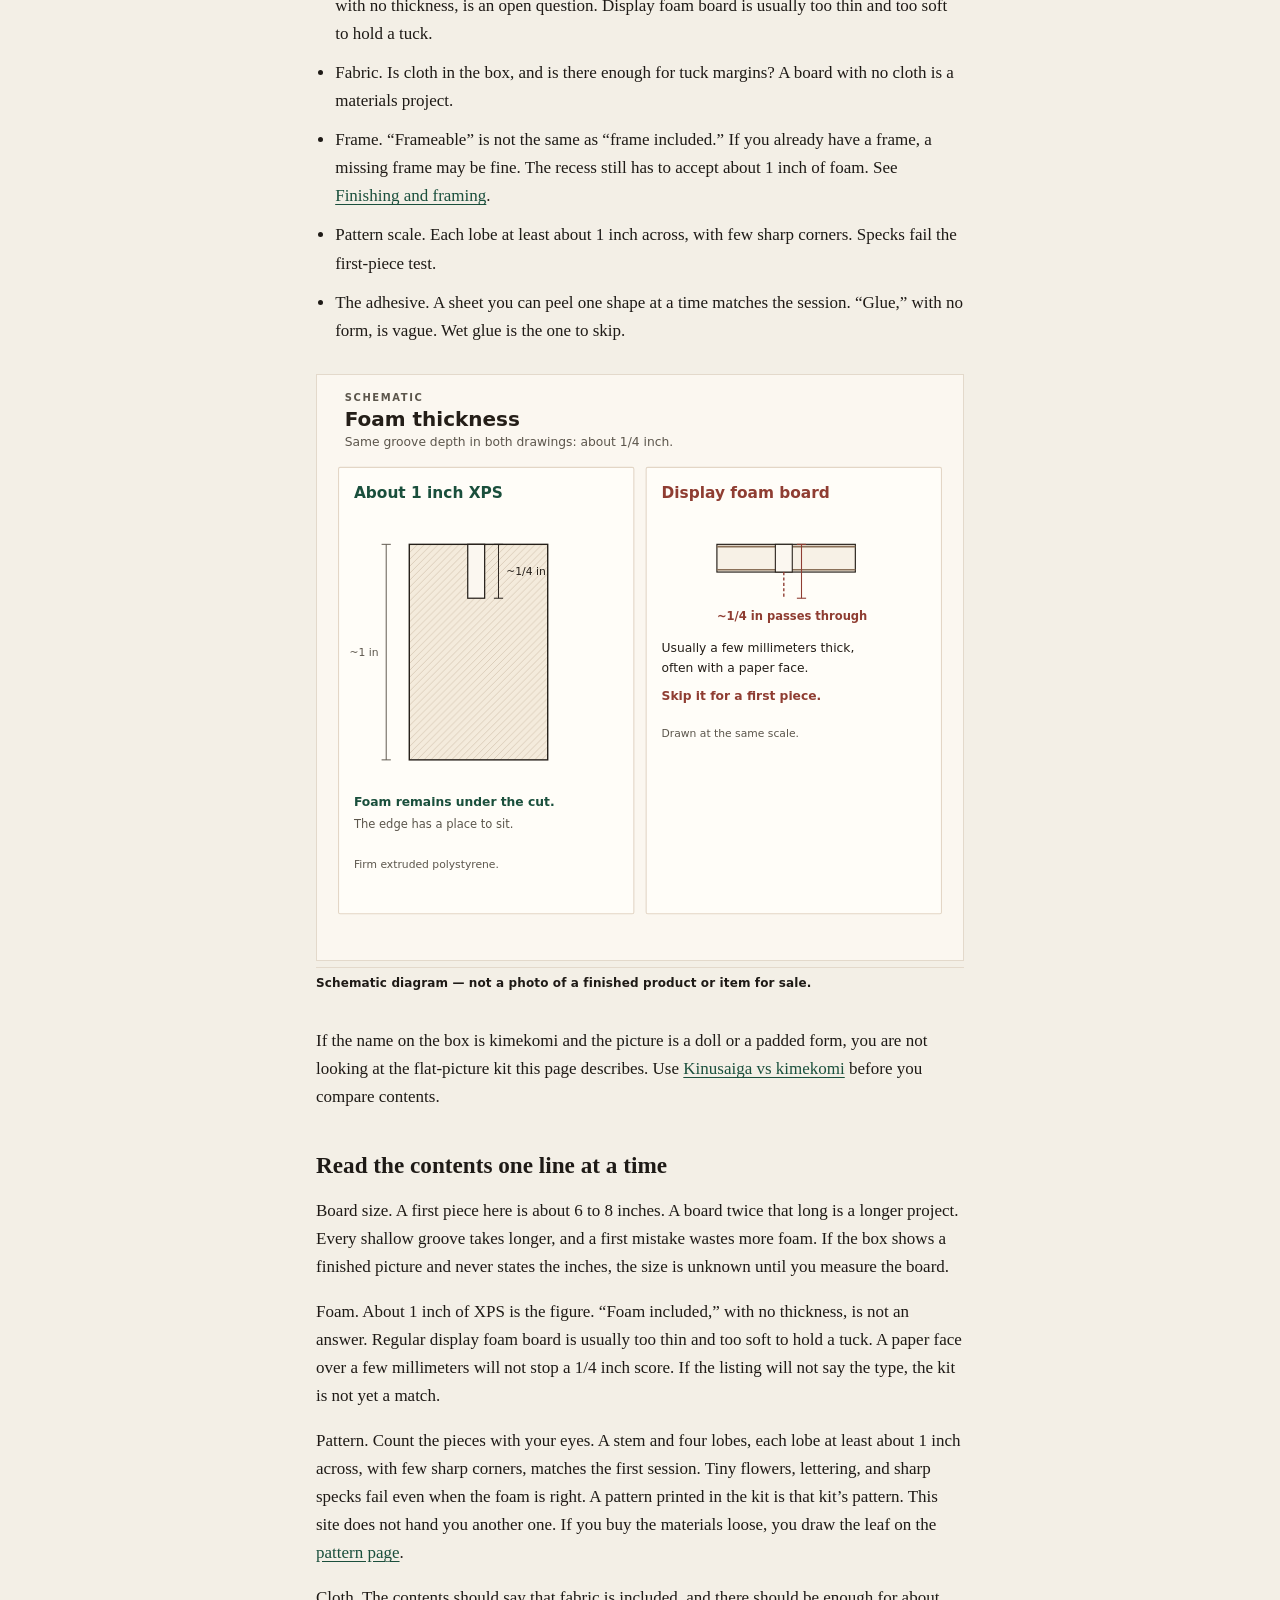
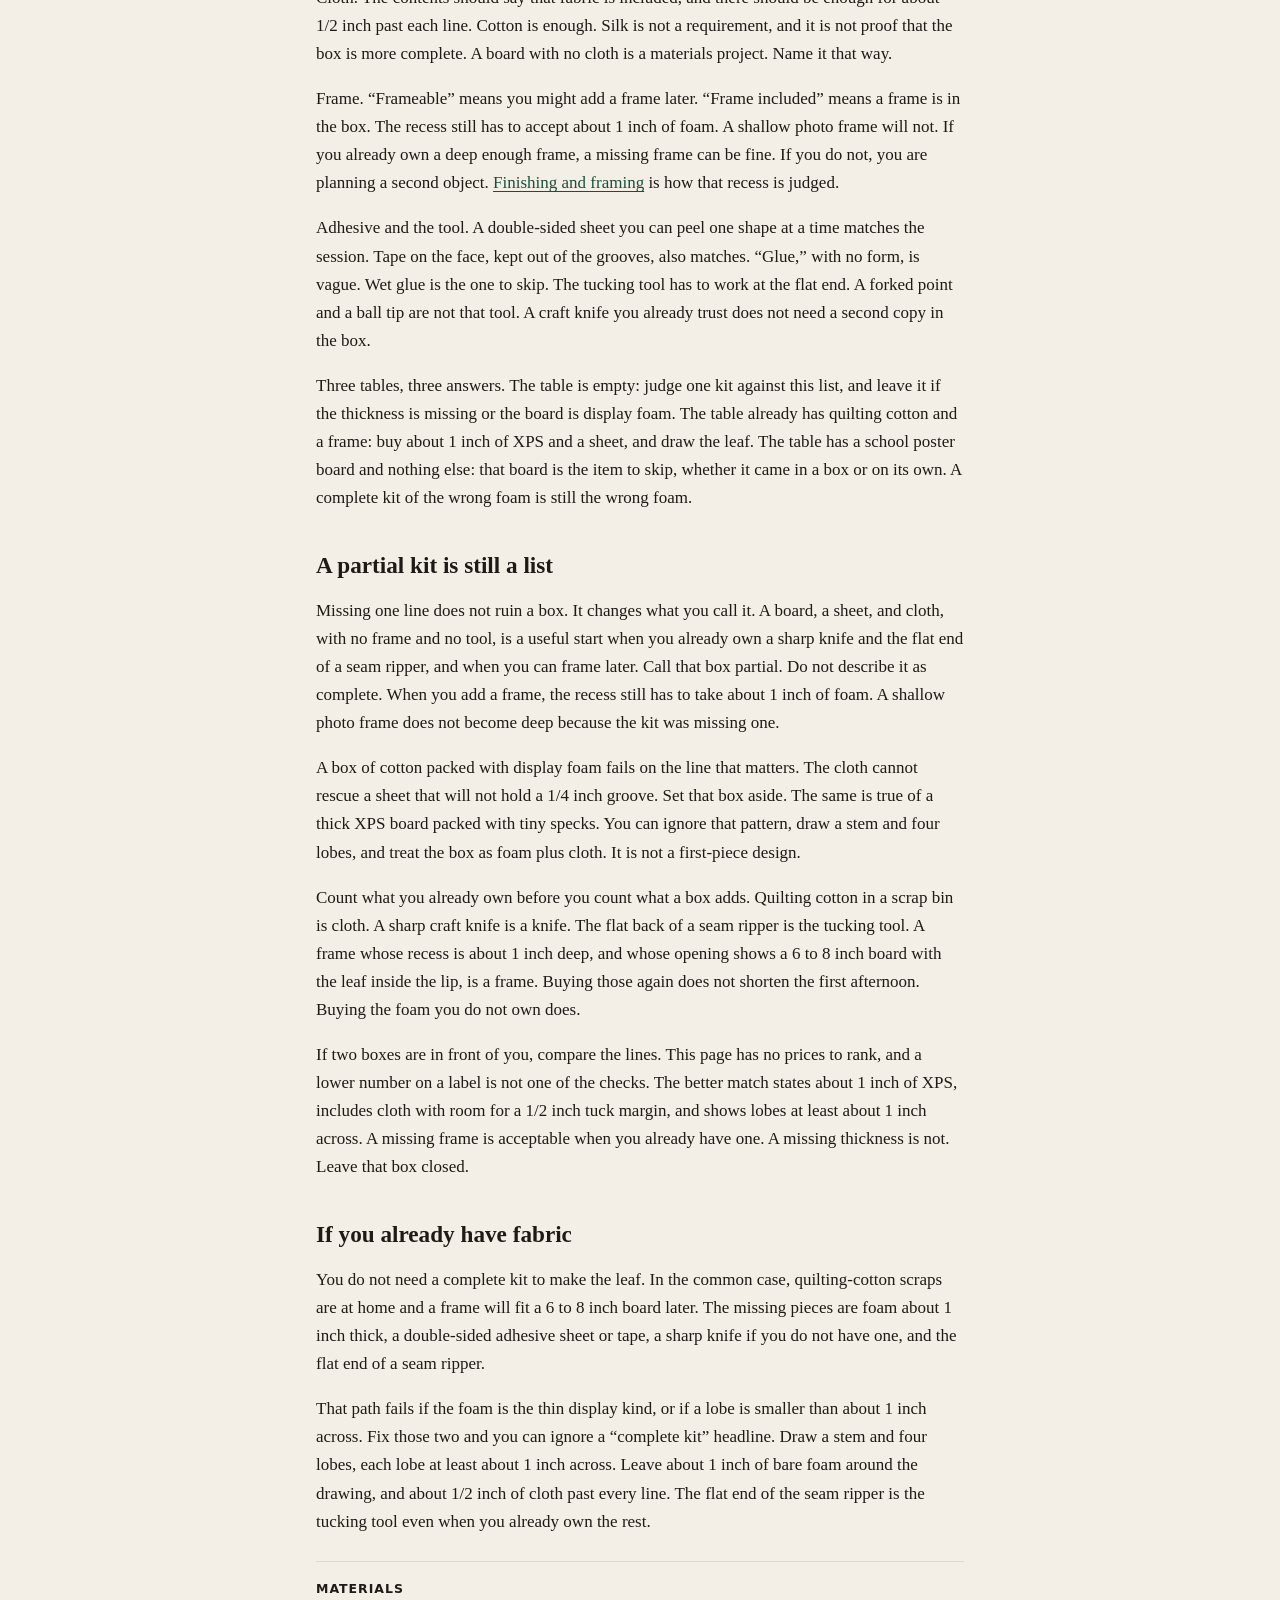
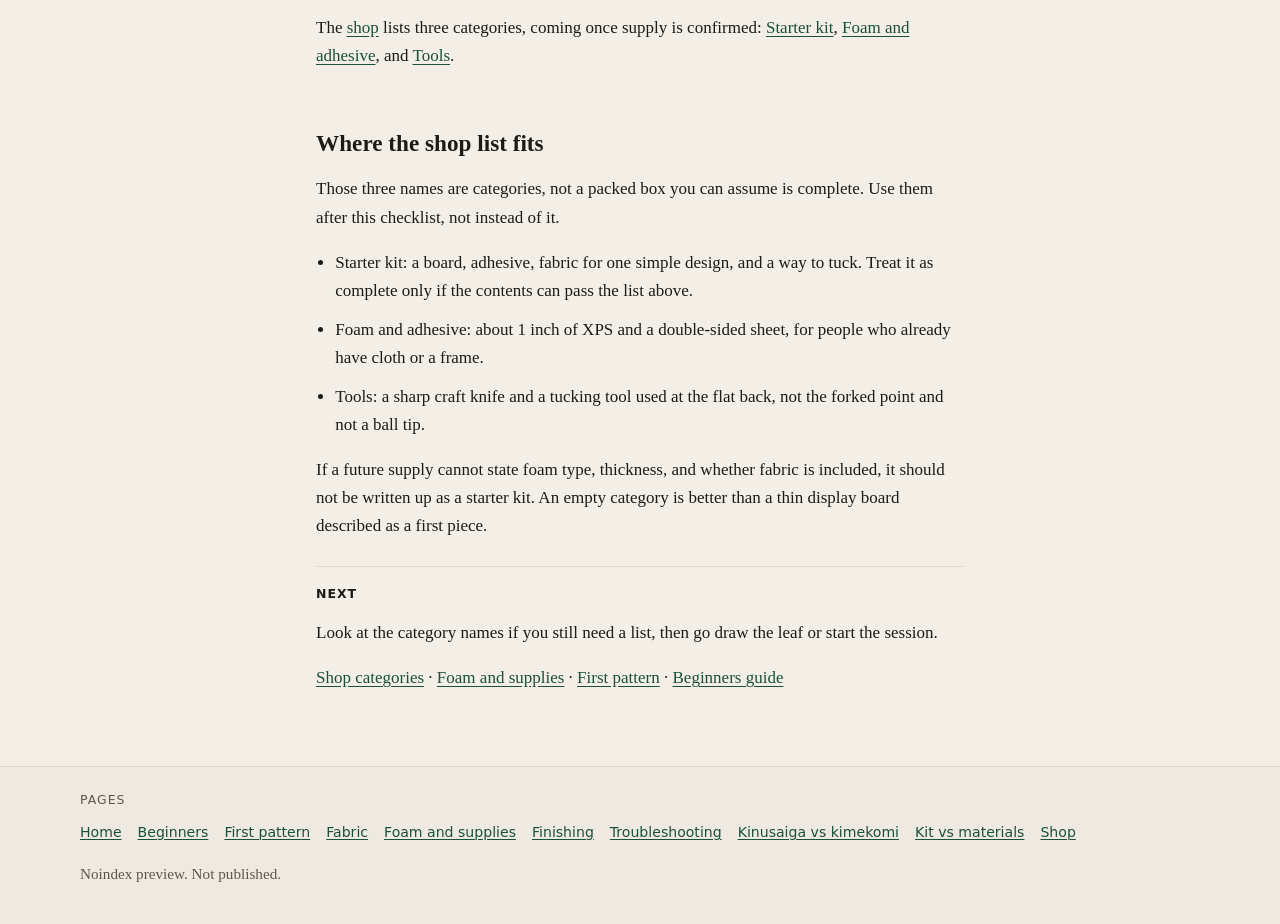
<file: guides/kinusaiga-kit-vs-materials/index.html>
<!DOCTYPE html>
<html lang="en">
<head>
  <meta charset="utf-8">
  <meta name="viewport" content="width=device-width, initial-scale=1">
  <meta name="robots" content="noindex, nofollow">
  <meta name="googlebot" content="noindex, nofollow">
  <title>Kinusaiga Kit vs Materials: What Should You Buy First?</title>
  <meta name="description" content="Decide between a kinusaiga kit and separate materials by the board, the adhesive, the cloth, and the tool, without prices.">
  <!-- No rel=canonical. No production host is approved. -->
  <link rel="stylesheet" href="/css/site.css">
</head>
<body>
  <a class="skip" href="#content">Skip to content</a>
  <header class="site-header">
    <div class="wrap header-inner">
      <a class="brand" href="/">Kinusaiga <span>Preview</span></a>
      <nav aria-label="Primary">
        <ul class="nav-list">
          <li><a href="/">Home</a></li>
          <li><a href="/guides/kinusaiga-for-beginners">Beginners</a></li>
          <li><a href="/guides/kinusaiga-first-pattern">First pattern</a></li>
          <li><a href="/guides/kinusaiga-choosing-and-cutting-fabric">Fabric</a></li>
          <li><a href="/guides/kinusaiga-foam-and-supplies">Foam and supplies</a></li>
          <li><a href="/guides/kinusaiga-finishing-and-framing">Finishing</a></li>
          <li><a href="/guides/kinusaiga-troubleshooting">Troubleshooting</a></li>
          <li><a href="/guides/kinusaiga-vs-kimekomi">Kinusaiga vs kimekomi</a></li>
          <li><a href="/guides/kinusaiga-kit-vs-materials" aria-current="page">Kit vs materials</a></li>
          <li><a href="/shop">Shop</a></li>
        </ul>
      </nav>
    </div>
  </header>
  <main id="content">
    <article>
      <p class="eyebrow">How to gather supplies</p>
      <h1>Kinusaiga Kit vs Materials: What Should You Buy First?</h1>
      <p class="dek">Judge the board, the cloth, and the tool. A kit is useful when the box actually contains them.</p>

      <p>A complete kit for this first picture should include a foam board, a pattern with large shapes, a way to hold the fabric, enough cloth for the design plus a tuck margin, and ideally a frame and a tucking tool. If quilting cotton and a frame are already at home, you only need the foam, the adhesive, a knife, and the flat end of a seam ripper. You draw the leaf yourself.</p>
      <p>A low price is not one of the checks. This page does not list a price. Read the contents. Then decide.</p>

      <figure class="diagram">
        <img src="/images/diagrams/tools-and-materials.svg" width="840" height="980" alt="Schematic diagram of generic kinusaiga materials: about 1 inch of XPS foam, a double-sided adhesive sheet, a craft knife, and a flat-backed tucking tool.">
        <figcaption>Schematic diagram &mdash; not a photo of a finished product or item for sale.</figcaption>
      </figure>

      <nav class="on-this-page" aria-label="On this page">
        <h2>On this page</h2>
        <ol>
          <li><a href="#which-path">Which path fits</a></li>
          <li><a href="#what-you-need">What a complete kit should include</a></li>
          <li><a href="#check">What to check</a></li>
          <li><a href="#line-by-line">Read the contents one line at a time</a></li>
          <li><a href="#partial">A partial kit is still a list</a></li>
          <li><a href="#already">If you already have fabric</a></li>
          <li><a href="#categories">Where the shop list fits</a></li>
        </ol>
      </nav>

      <h2 id="which-path">Which path fits</h2>
      <p>Start from what is already on the table. The kit is the simpler search when the table is empty and you want one contents list to judge. Loose materials are the simpler search when cotton scraps, a knife, or a frame are already yours and a box would duplicate them.</p>
      <div class="table-wrap" tabindex="0">
        <table>
          <caption>Kit or loose materials. On a narrow screen, scroll sideways.</caption>
          <thead>
            <tr>
              <th scope="col"></th>
              <th scope="col">A complete kit</th>
              <th scope="col">Loose materials</th>
            </tr>
          </thead>
          <tbody>
            <tr>
              <th scope="row">The table is empty</th>
              <td>One list: board, adhesive, cloth for one design, and ideally a frame and a tucking tool.</td>
              <td>You measure the foam yourself. Use the <a href="/guides/kinusaiga-foam-and-supplies">supplies page</a> or you will grab a thin poster board.</td>
            </tr>
            <tr>
              <th scope="row">You already have cotton and a frame</th>
              <td>You may be about to acquire pieces you own. Read the contents before you do.</td>
              <td>Foam, adhesive, a knife if you lack one, the flat end of a seam ripper, and a leaf you draw.</td>
            </tr>
            <tr>
              <th scope="row">A good match</th>
              <td>Thickness and board size are stated. Shapes are large. Cloth and a frame are either in the box or plainly absent.</td>
              <td>The foam is about 1 inch of XPS. The adhesive is a sheet or tape on the face, not in the groove.</td>
            </tr>
          </tbody>
        </table>
      </div>
      <p>A kit can save you from guessing the thickness. It can also hide a thin board behind a pleasant picture on the package. Loose materials make the thickness your measurement, which is the right problem if you own a ruler.</p>

      <h2 id="what-you-need">What a complete kit should include</h2>
      <p>Use this as a contents checklist for any kit you consider. If a line is missing, the kit is partial. Partial can still be useful. Do not call it complete.</p>
      <ul class="checklist">
        <li>A foam board with the thickness and the type stated. For a first piece, look for about 1 inch of XPS. Regular display foam board is usually too thin.</li>
        <li>A pattern with a stem and four lobes, each lobe at least about 1 inch across, on a board about 6 to 8 inches. A sheet of tiny motifs does not match the <a href="/guides/kinusaiga-for-beginners">beginners guide</a>.</li>
        <li>A double-sided adhesive sheet sized to the board, or tape you can put on the face and keep out of the grooves.</li>
        <li>Enough fabric for the design, including about 1/2 inch past each line so there is something to tuck. Cotton is enough. Silk is not required.</li>
        <li>Ideally a frame that fits the board, and a tucking tool you can use at the flat end. If either is absent, the listing should say so. You can learn the tuck without a frame.</li>
      </ul>
      <p>A pattern printed in a kit is that kit’s pattern. If you gather loose materials, draw the leaf on <a href="/guides/kinusaiga-first-pattern">First pattern</a>. Do not wait for a download from this site.</p>
      <p>A sharp craft knife you already trust is a knife. The flat back of a seam ripper is a tucking tool. A kit that duplicates both does not make the first afternoon easier unless you did not own them. The forked point and a ball tip are not substitutes. The supplies page says how to hold the tool.</p>

      <h2 id="check">What to check</h2>
      <p>Read the contents the way you would read a packing list.</p>
      <ul class="checklist">
        <li>Board size. About 6 to 8 inches is the first piece. A much larger board is a longer project.</li>
        <li>Foam type and thickness. About 1 inch of XPS is the working figure. “Foam included,” with no thickness, is an open question. Display foam board is usually too thin and too soft to hold a tuck.</li>
        <li>Fabric. Is cloth in the box, and is there enough for tuck margins? A board with no cloth is a materials project.</li>
        <li>Frame. “Frameable” is not the same as “frame included.” If you already have a frame, a missing frame may be fine. The recess still has to accept about 1 inch of foam. See <a href="/guides/kinusaiga-finishing-and-framing">Finishing and framing</a>.</li>
        <li>Pattern scale. Each lobe at least about 1 inch across, with few sharp corners. Specks fail the first-piece test.</li>
        <li>The adhesive. A sheet you can peel one shape at a time matches the session. “Glue,” with no form, is vague. Wet glue is the one to skip.</li>
      </ul>
      <figure class="diagram">
        <img src="/images/diagrams/foam-thickness.svg" width="840" height="760" alt="Schematic diagram comparing about 1 inch of XPS foam with regular display foam board that is usually too thin for a kinusaiga groove.">
        <figcaption>Schematic diagram &mdash; not a photo of a finished product or item for sale.</figcaption>
      </figure>
      <p>If the name on the box is kimekomi and the picture is a doll or a padded form, you are not looking at the flat-picture kit this page describes. Use <a href="/guides/kinusaiga-vs-kimekomi">Kinusaiga vs kimekomi</a> before you compare contents.</p>

      <h2 id="line-by-line">Read the contents one line at a time</h2>
      <p>Board size. A first piece here is about 6 to 8 inches. A board twice that long is a longer project. Every shallow groove takes longer, and a first mistake wastes more foam. If the box shows a finished picture and never states the inches, the size is unknown until you measure the board.</p>
      <p>Foam. About 1 inch of XPS is the figure. “Foam included,” with no thickness, is not an answer. Regular display foam board is usually too thin and too soft to hold a tuck. A paper face over a few millimeters will not stop a 1/4 inch score. If the listing will not say the type, the kit is not yet a match.</p>
      <p>Pattern. Count the pieces with your eyes. A stem and four lobes, each lobe at least about 1 inch across, with few sharp corners, matches the first session. Tiny flowers, lettering, and sharp specks fail even when the foam is right. A pattern printed in the kit is that kit’s pattern. This site does not hand you another one. If you buy the materials loose, you draw the leaf on the <a href="/guides/kinusaiga-first-pattern">pattern page</a>.</p>
      <p>Cloth. The contents should say that fabric is included, and there should be enough for about 1/2 inch past each line. Cotton is enough. Silk is not a requirement, and it is not proof that the box is more complete. A board with no cloth is a materials project. Name it that way.</p>
      <p>Frame. “Frameable” means you might add a frame later. “Frame included” means a frame is in the box. The recess still has to accept about 1 inch of foam. A shallow photo frame will not. If you already own a deep enough frame, a missing frame can be fine. If you do not, you are planning a second object. <a href="/guides/kinusaiga-finishing-and-framing">Finishing and framing</a> is how that recess is judged.</p>
      <p>Adhesive and the tool. A double-sided sheet you can peel one shape at a time matches the session. Tape on the face, kept out of the grooves, also matches. “Glue,” with no form, is vague. Wet glue is the one to skip. The tucking tool has to work at the flat end. A forked point and a ball tip are not that tool. A craft knife you already trust does not need a second copy in the box.</p>
      <p>Three tables, three answers. The table is empty: judge one kit against this list, and leave it if the thickness is missing or the board is display foam. The table already has quilting cotton and a frame: buy about 1 inch of XPS and a sheet, and draw the leaf. The table has a school poster board and nothing else: that board is the item to skip, whether it came in a box or on its own. A complete kit of the wrong foam is still the wrong foam.</p>

      <h2 id="partial">A partial kit is still a list</h2>
      <p>Missing one line does not ruin a box. It changes what you call it. A board, a sheet, and cloth, with no frame and no tool, is a useful start when you already own a sharp knife and the flat end of a seam ripper, and when you can frame later. Call that box partial. Do not describe it as complete. When you add a frame, the recess still has to take about 1 inch of foam. A shallow photo frame does not become deep because the kit was missing one.</p>
      <p>A box of cotton packed with display foam fails on the line that matters. The cloth cannot rescue a sheet that will not hold a 1/4 inch groove. Set that box aside. The same is true of a thick XPS board packed with tiny specks. You can ignore that pattern, draw a stem and four lobes, and treat the box as foam plus cloth. It is not a first-piece design.</p>
      <p>Count what you already own before you count what a box adds. Quilting cotton in a scrap bin is cloth. A sharp craft knife is a knife. The flat back of a seam ripper is the tucking tool. A frame whose recess is about 1 inch deep, and whose opening shows a 6 to 8 inch board with the leaf inside the lip, is a frame. Buying those again does not shorten the first afternoon. Buying the foam you do not own does.</p>
      <p>If two boxes are in front of you, compare the lines. This page has no prices to rank, and a lower number on a label is not one of the checks. The better match states about 1 inch of XPS, includes cloth with room for a 1/2 inch tuck margin, and shows lobes at least about 1 inch across. A missing frame is acceptable when you already have one. A missing thickness is not. Leave that box closed.</p>

      <h2 id="already">If you already have fabric</h2>
      <p>You do not need a complete kit to make the leaf. In the common case, quilting-cotton scraps are at home and a frame will fit a 6 to 8 inch board later. The missing pieces are foam about 1 inch thick, a double-sided adhesive sheet or tape, a sharp knife if you do not have one, and the flat end of a seam ripper.</p>
      <p>That path fails if the foam is the thin display kind, or if a lobe is smaller than about 1 inch across. Fix those two and you can ignore a “complete kit” headline. Draw a stem and four lobes, each lobe at least about 1 inch across. Leave about 1 inch of bare foam around the drawing, and about 1/2 inch of cloth past every line. The flat end of the seam ripper is the tucking tool even when you already own the rest.</p>

      <aside class="supply-note">
        <h3>Materials</h3>
        <p>The <a href="/shop">shop</a> lists three categories, coming once supply is confirmed: <a href="/shop#starter-kit">Starter kit</a>, <a href="/shop#foam-and-adhesive">Foam and adhesive</a>, and <a href="/shop#tools">Tools</a>.</p>
      </aside>

      <h2 id="categories">Where the shop list fits</h2>
      <p>Those three names are categories, not a packed box you can assume is complete. Use them after this checklist, not instead of it.</p>
      <ul class="checklist">
        <li>Starter kit: a board, adhesive, fabric for one simple design, and a way to tuck. Treat it as complete only if the contents can pass the list above.</li>
        <li>Foam and adhesive: about 1 inch of XPS and a double-sided sheet, for people who already have cloth or a frame.</li>
        <li>Tools: a sharp craft knife and a tucking tool used at the flat back, not the forked point and not a ball tip.</li>
      </ul>
      <p>If a future supply cannot state foam type, thickness, and whether fabric is included, it should not be written up as a starter kit. An empty category is better than a thin display board described as a first piece.</p>

      <aside class="end-cta">
        <h2>Next</h2>
        <p>Look at the category names if you still need a list, then go draw the leaf or start the session.</p>
        <p><a href="/shop">Shop categories</a> · <a href="/guides/kinusaiga-foam-and-supplies">Foam and supplies</a> · <a href="/guides/kinusaiga-first-pattern">First pattern</a> · <a href="/guides/kinusaiga-for-beginners">Beginners guide</a></p>
      </aside>
    </article>
  </main>
  <footer class="site-footer">
    <div class="wrap">
      <p class="footer-label">Pages</p>
      <ul class="footer-nav">
        <li><a href="/">Home</a></li>
        <li><a href="/guides/kinusaiga-for-beginners">Beginners</a></li>
        <li><a href="/guides/kinusaiga-first-pattern">First pattern</a></li>
        <li><a href="/guides/kinusaiga-choosing-and-cutting-fabric">Fabric</a></li>
        <li><a href="/guides/kinusaiga-foam-and-supplies">Foam and supplies</a></li>
        <li><a href="/guides/kinusaiga-finishing-and-framing">Finishing</a></li>
        <li><a href="/guides/kinusaiga-troubleshooting">Troubleshooting</a></li>
        <li><a href="/guides/kinusaiga-vs-kimekomi">Kinusaiga vs kimekomi</a></li>
        <li><a href="/guides/kinusaiga-kit-vs-materials" aria-current="page">Kit vs materials</a></li>
        <li><a href="/shop">Shop</a></li>
      </ul>
      <p>Noindex preview. Not published.</p>
    </div>
  </footer>
</body>
</html>
</file>
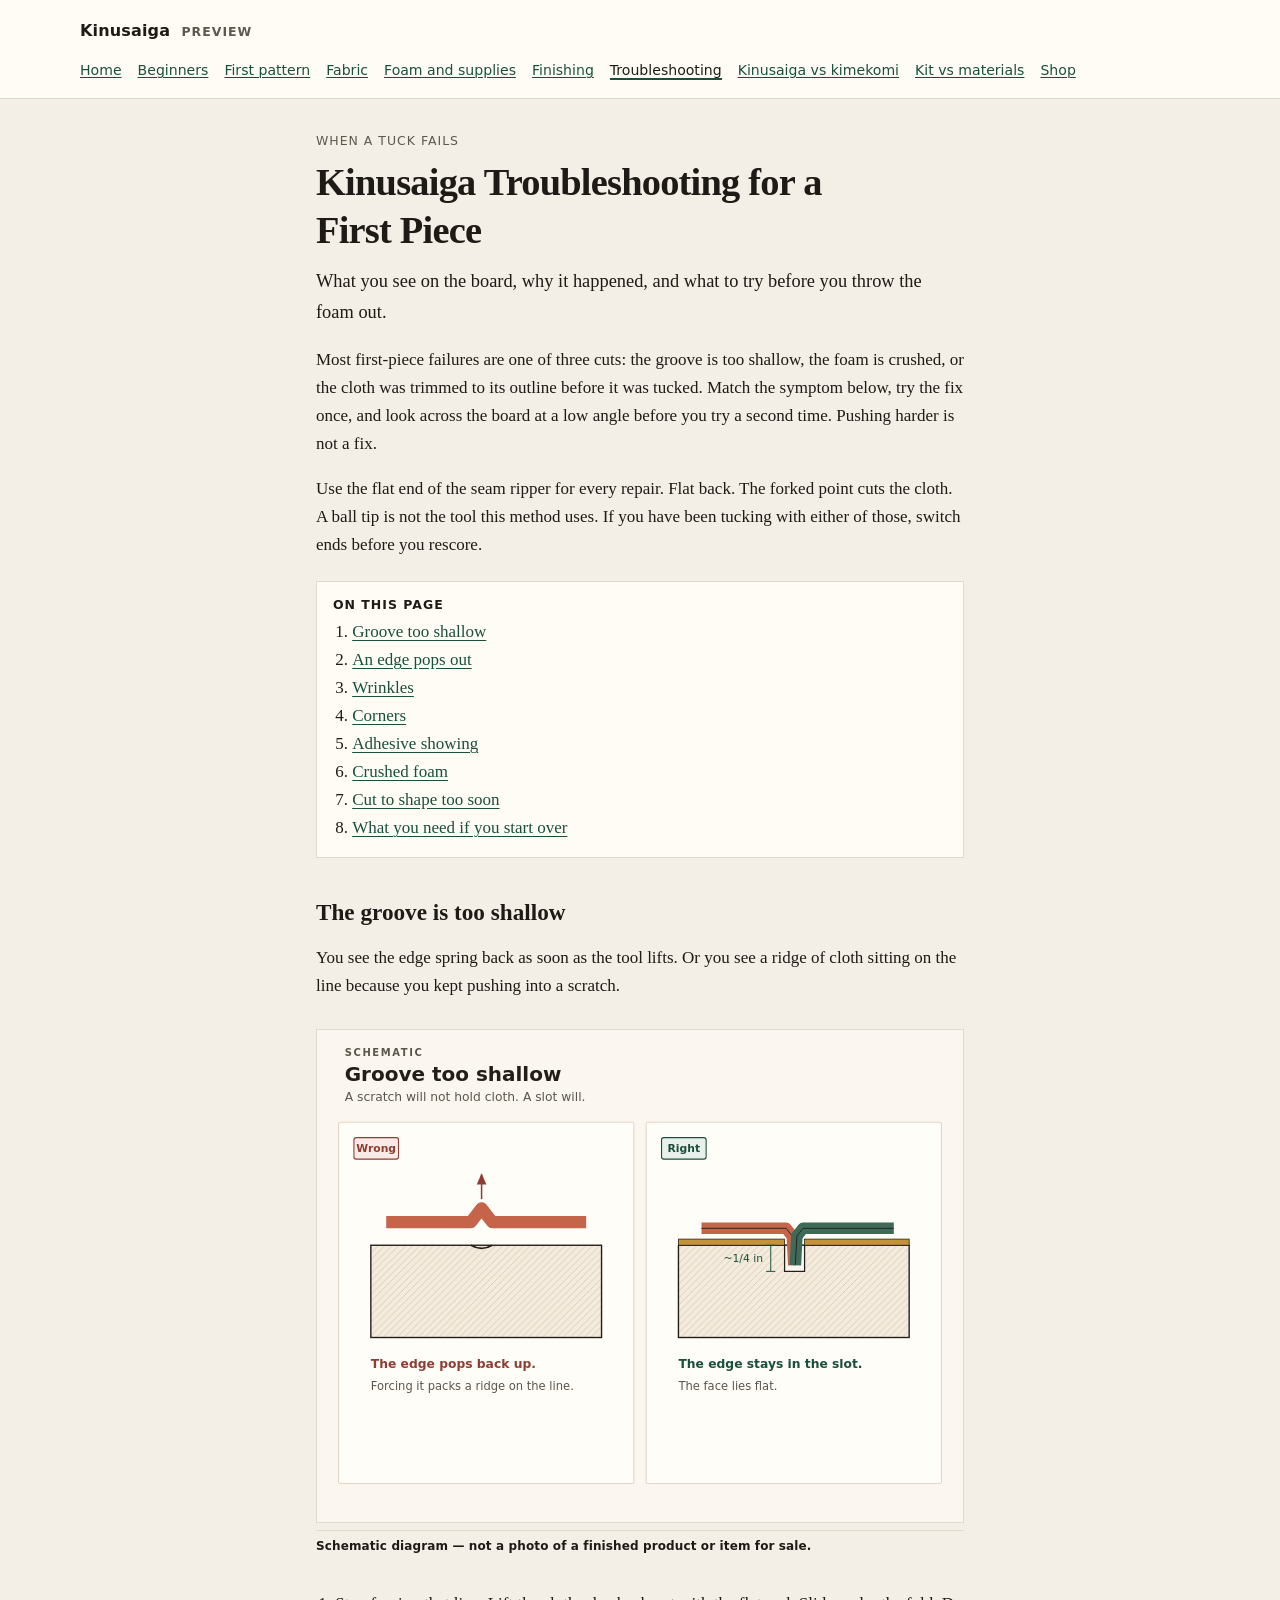
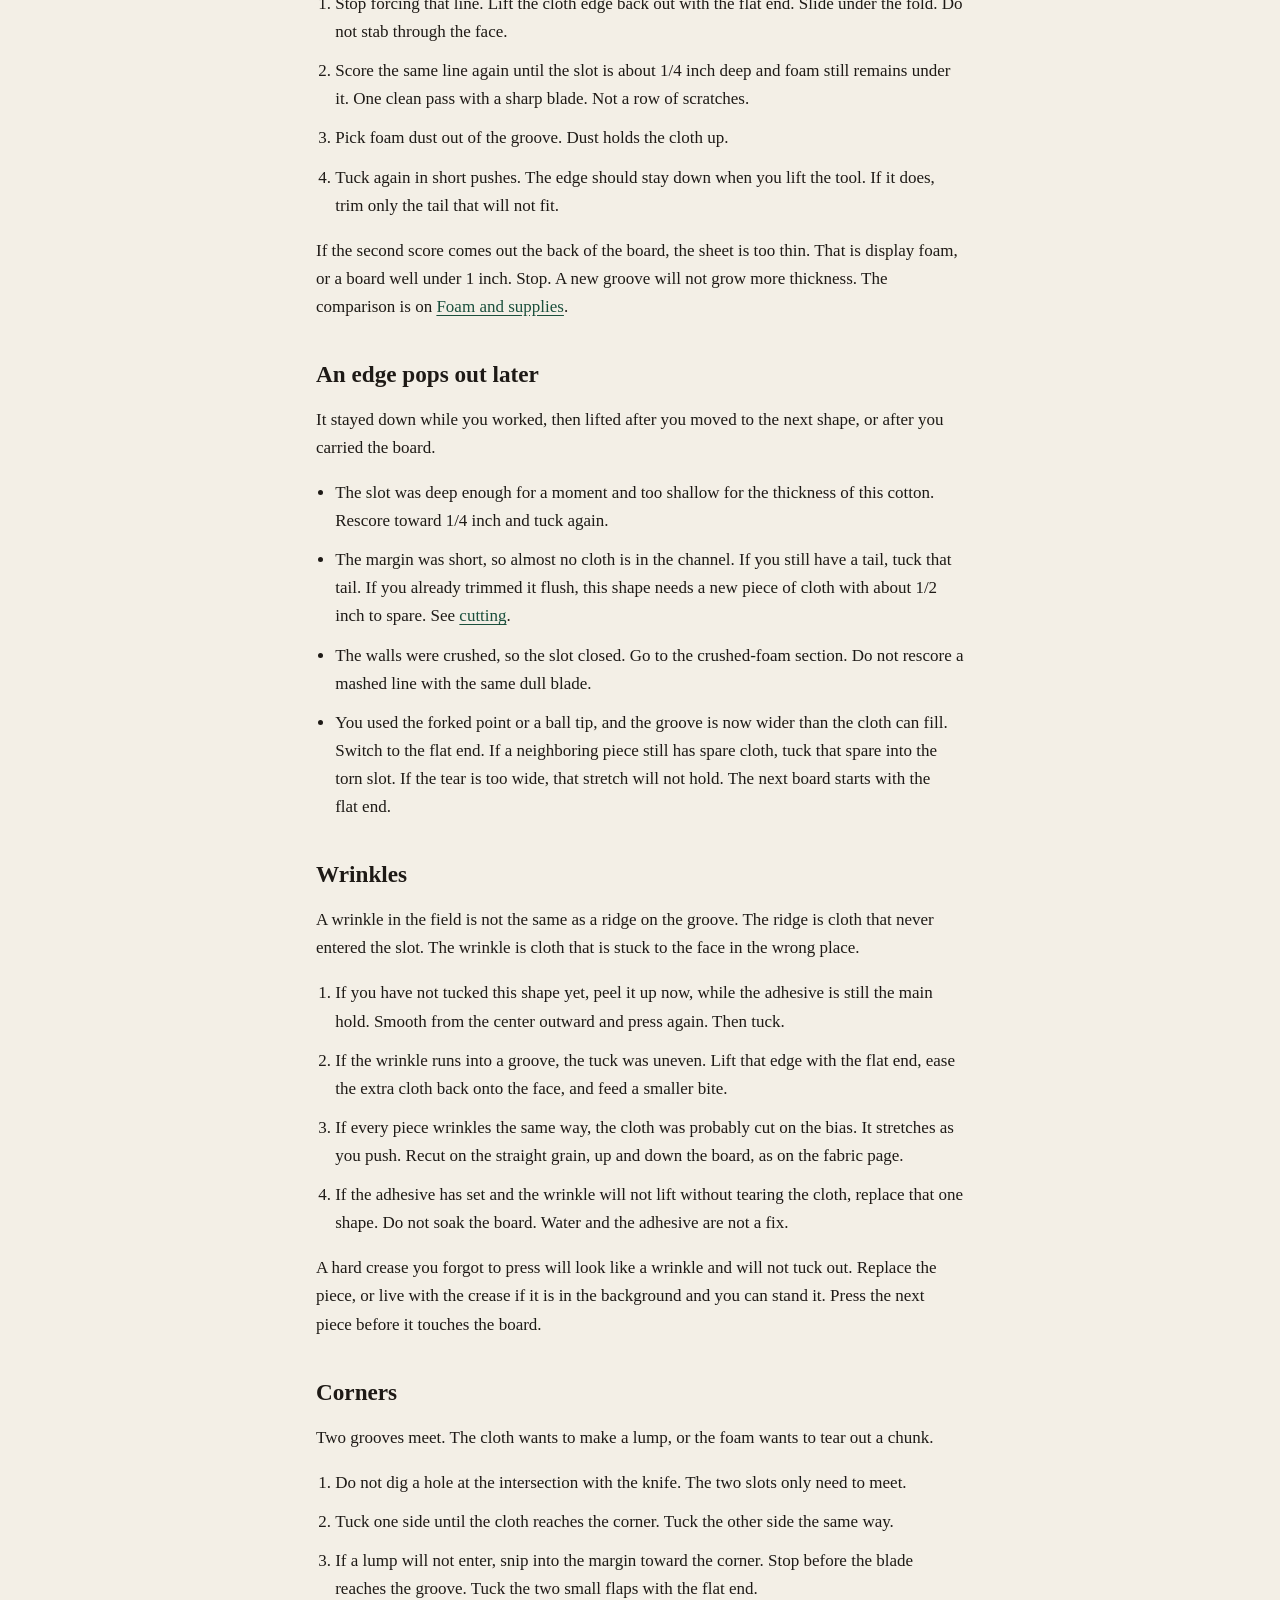
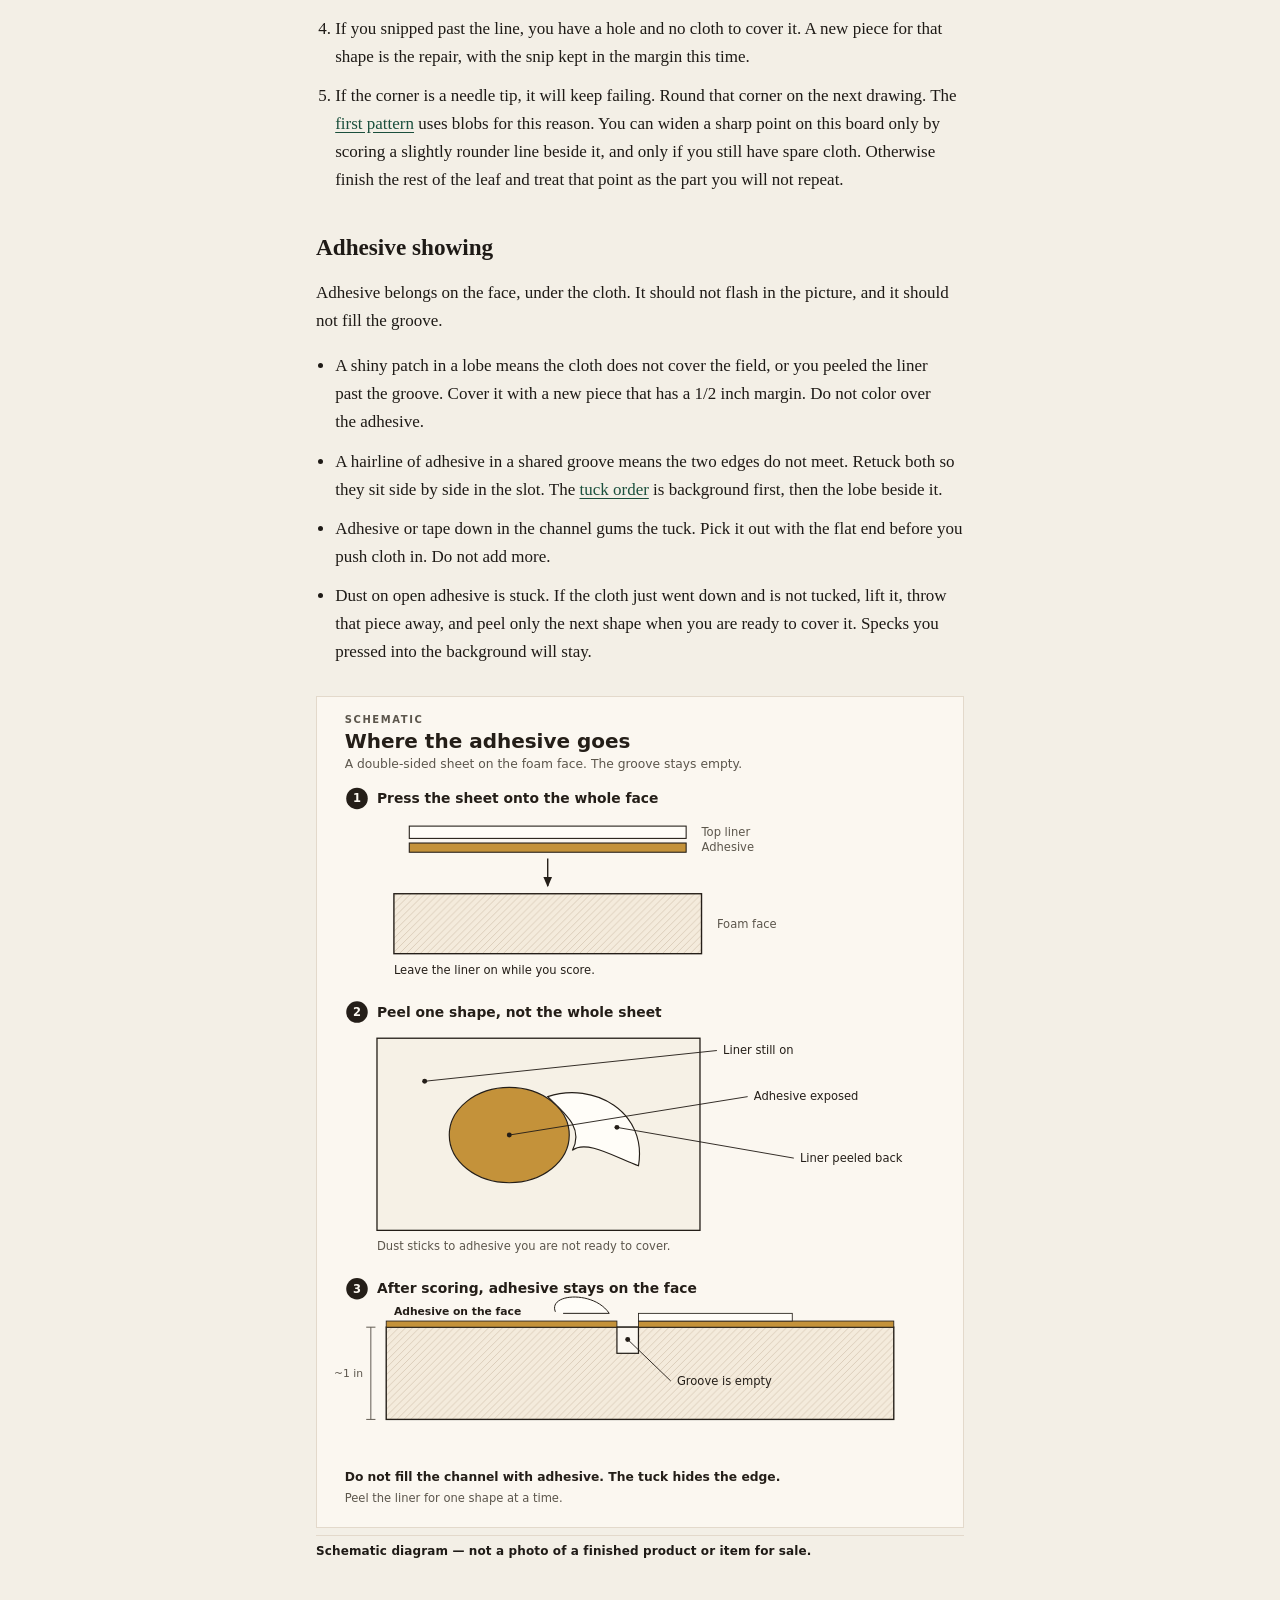
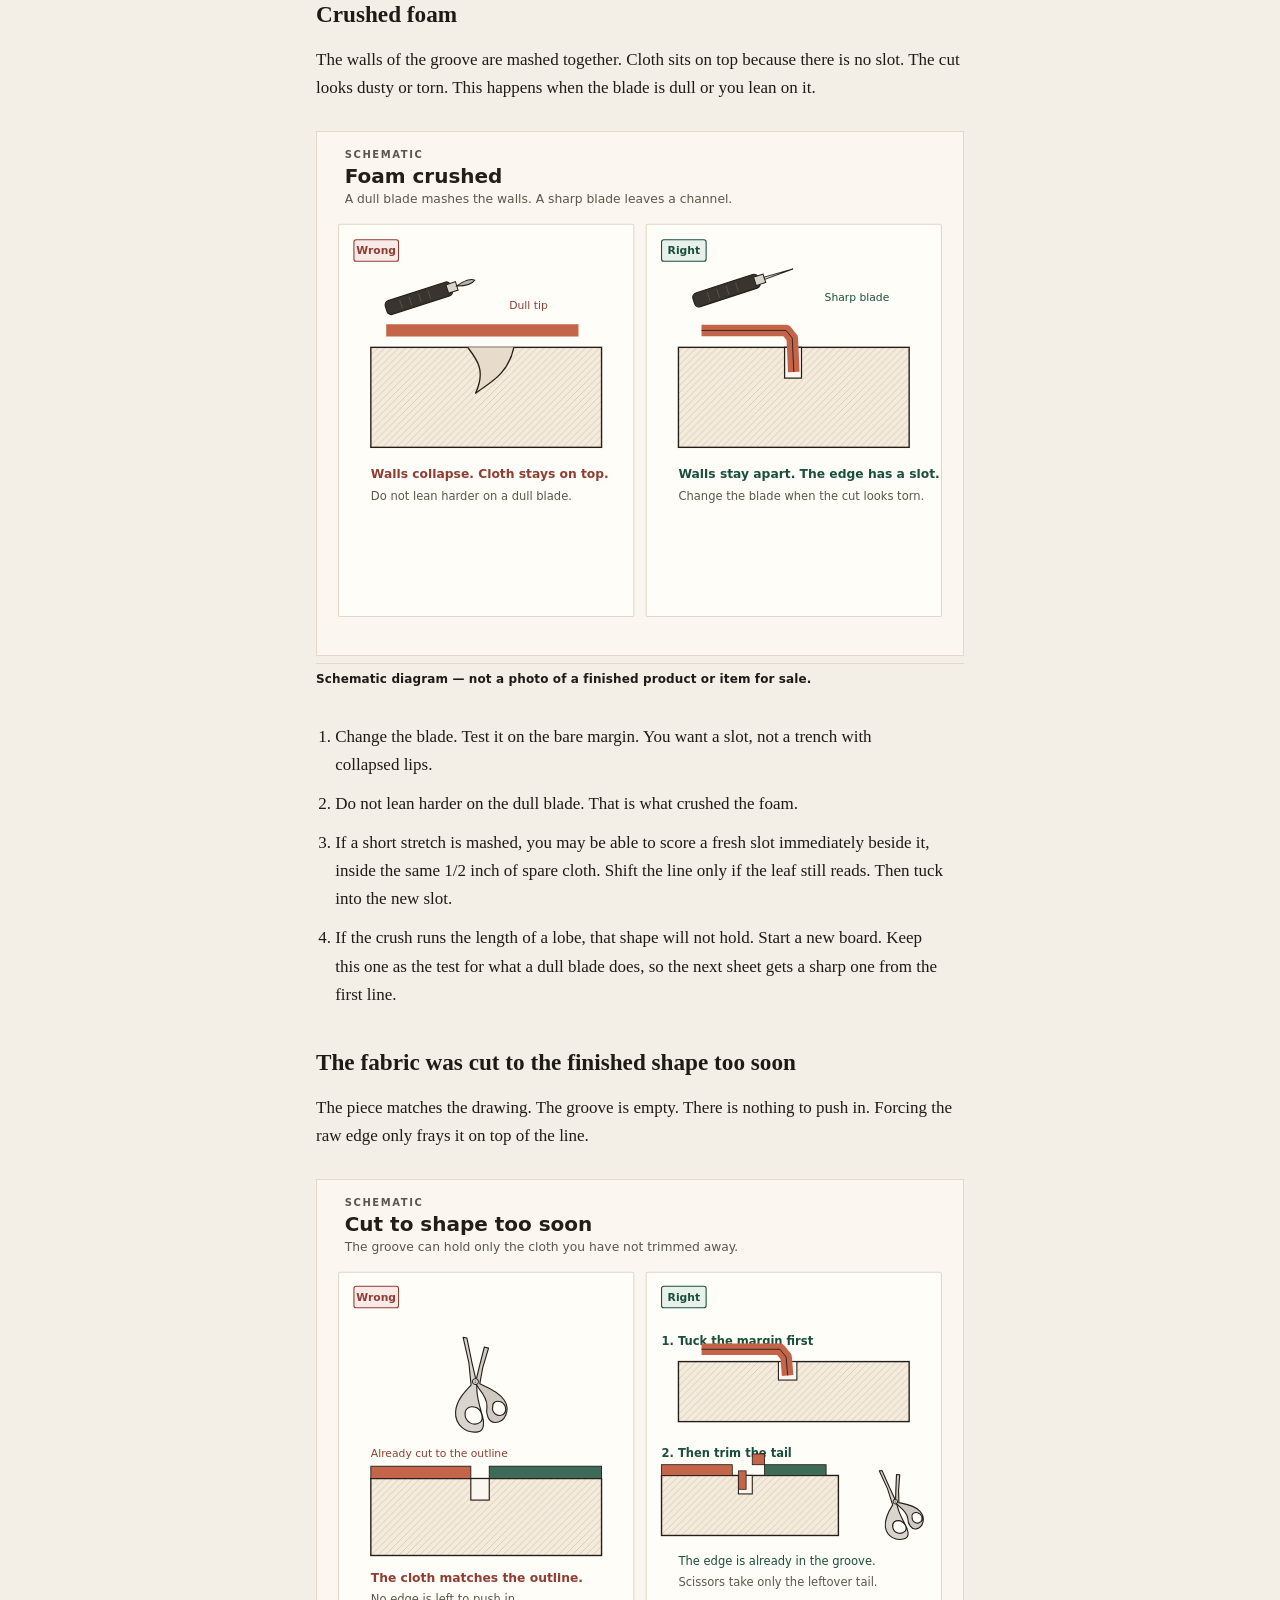
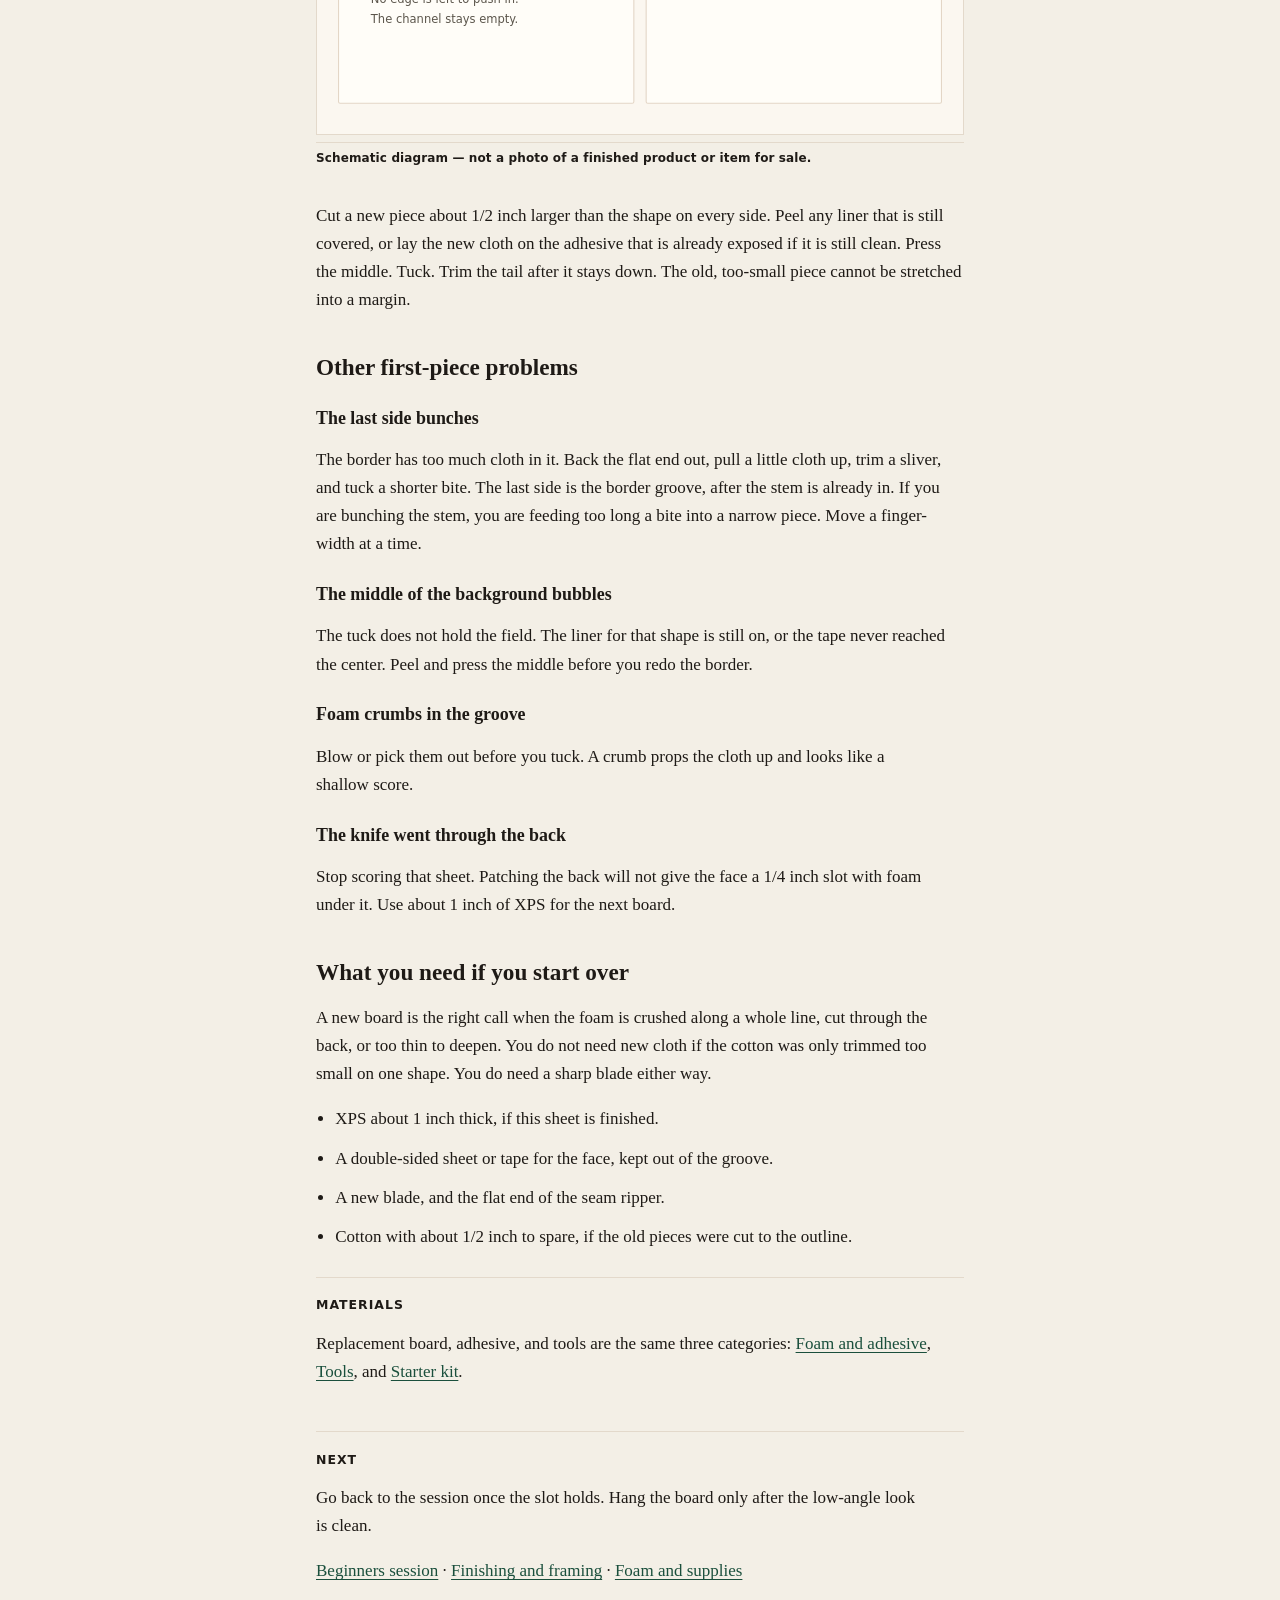
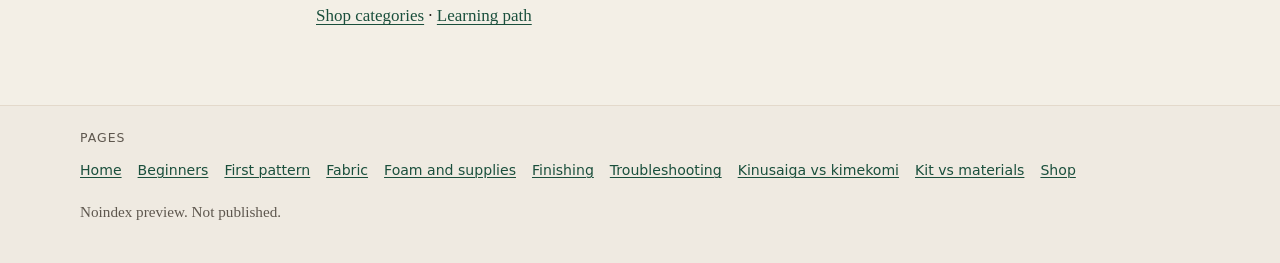
<file: guides/kinusaiga-troubleshooting/index.html>
<!DOCTYPE html>
<html lang="en">
<head>
  <meta charset="utf-8">
  <meta name="viewport" content="width=device-width, initial-scale=1">
  <meta name="robots" content="noindex, nofollow">
  <meta name="googlebot" content="noindex, nofollow">
  <title>Kinusaiga Troubleshooting for a First Piece</title>
  <meta name="description" content="Fix a first kinusaiga piece: shallow grooves, popped edges, wrinkles, corners, adhesive showing, and crushed foam.">
  <!-- No rel=canonical. No production host is approved. -->
  <link rel="stylesheet" href="/css/site.css">
</head>
<body>
  <a class="skip" href="#content">Skip to content</a>
  <header class="site-header">
    <div class="wrap header-inner">
      <a class="brand" href="/">Kinusaiga <span>Preview</span></a>
      <nav aria-label="Primary">
        <ul class="nav-list">
          <li><a href="/">Home</a></li>
          <li><a href="/guides/kinusaiga-for-beginners">Beginners</a></li>
          <li><a href="/guides/kinusaiga-first-pattern">First pattern</a></li>
          <li><a href="/guides/kinusaiga-choosing-and-cutting-fabric">Fabric</a></li>
          <li><a href="/guides/kinusaiga-foam-and-supplies">Foam and supplies</a></li>
          <li><a href="/guides/kinusaiga-finishing-and-framing">Finishing</a></li>
          <li><a href="/guides/kinusaiga-troubleshooting" aria-current="page">Troubleshooting</a></li>
          <li><a href="/guides/kinusaiga-vs-kimekomi">Kinusaiga vs kimekomi</a></li>
          <li><a href="/guides/kinusaiga-kit-vs-materials">Kit vs materials</a></li>
          <li><a href="/shop">Shop</a></li>
        </ul>
      </nav>
    </div>
  </header>
  <main id="content">
    <article>
      <p class="eyebrow">When a tuck fails</p>
      <h1>Kinusaiga Troubleshooting for a First Piece</h1>
      <p class="dek">What you see on the board, why it happened, and what to try before you throw the foam out.</p>

      <p>Most first-piece failures are one of three cuts: the groove is too shallow, the foam is crushed, or the cloth was trimmed to its outline before it was tucked. Match the symptom below, try the fix once, and look across the board at a low angle before you try a second time. Pushing harder is not a fix.</p>
      <p>Use the flat end of the seam ripper for every repair. Flat back. The forked point cuts the cloth. A ball tip is not the tool this method uses. If you have been tucking with either of those, switch ends before you rescore.</p>

      <nav class="on-this-page" aria-label="On this page">
        <h2>On this page</h2>
        <ol>
          <li><a href="#shallow">Groove too shallow</a></li>
          <li><a href="#popping">An edge pops out</a></li>
          <li><a href="#wrinkle">Wrinkles</a></li>
          <li><a href="#corners">Corners</a></li>
          <li><a href="#adhesive">Adhesive showing</a></li>
          <li><a href="#crushed">Crushed foam</a></li>
          <li><a href="#cut-early">Cut to shape too soon</a></li>
          <li><a href="#what-you-need">What you need if you start over</a></li>
        </ol>
      </nav>

      <h2 id="shallow">The groove is too shallow</h2>
      <p>You see the edge spring back as soon as the tool lifts. Or you see a ridge of cloth sitting on the line because you kept pushing into a scratch.</p>
      <figure class="diagram">
        <img src="/images/diagrams/mistake-groove-too-shallow.svg" width="840" height="640" alt="Schematic diagram comparing a shallow kinusaiga groove, where the fabric edge pops up, with a slot about 1/4 inch deep that holds the edge.">
        <figcaption>Schematic diagram &mdash; not a photo of a finished product or item for sale.</figcaption>
      </figure>
      <ol class="steps">
        <li>Stop forcing that line. Lift the cloth edge back out with the flat end. Slide under the fold. Do not stab through the face.</li>
        <li>Score the same line again until the slot is about 1/4 inch deep and foam still remains under it. One clean pass with a sharp blade. Not a row of scratches.</li>
        <li>Pick foam dust out of the groove. Dust holds the cloth up.</li>
        <li>Tuck again in short pushes. The edge should stay down when you lift the tool. If it does, trim only the tail that will not fit.</li>
      </ol>
      <p>If the second score comes out the back of the board, the sheet is too thin. That is display foam, or a board well under 1 inch. Stop. A new groove will not grow more thickness. The comparison is on <a href="/guides/kinusaiga-foam-and-supplies">Foam and supplies</a>.</p>

      <h2 id="popping">An edge pops out later</h2>
      <p>It stayed down while you worked, then lifted after you moved to the next shape, or after you carried the board.</p>
      <ul class="checklist">
        <li>The slot was deep enough for a moment and too shallow for the thickness of this cotton. Rescore toward 1/4 inch and tuck again.</li>
        <li>The margin was short, so almost no cloth is in the channel. If you still have a tail, tuck that tail. If you already trimmed it flush, this shape needs a new piece of cloth with about 1/2 inch to spare. See <a href="/guides/kinusaiga-choosing-and-cutting-fabric">cutting</a>.</li>
        <li>The walls were crushed, so the slot closed. Go to the crushed-foam section. Do not rescore a mashed line with the same dull blade.</li>
        <li>You used the forked point or a ball tip, and the groove is now wider than the cloth can fill. Switch to the flat end. If a neighboring piece still has spare cloth, tuck that spare into the torn slot. If the tear is too wide, that stretch will not hold. The next board starts with the flat end.</li>
      </ul>

      <h2 id="wrinkle">Wrinkles</h2>
      <p>A wrinkle in the field is not the same as a ridge on the groove. The ridge is cloth that never entered the slot. The wrinkle is cloth that is stuck to the face in the wrong place.</p>
      <ol class="steps">
        <li>If you have not tucked this shape yet, peel it up now, while the adhesive is still the main hold. Smooth from the center outward and press again. Then tuck.</li>
        <li>If the wrinkle runs into a groove, the tuck was uneven. Lift that edge with the flat end, ease the extra cloth back onto the face, and feed a smaller bite.</li>
        <li>If every piece wrinkles the same way, the cloth was probably cut on the bias. It stretches as you push. Recut on the straight grain, up and down the board, as on the fabric page.</li>
        <li>If the adhesive has set and the wrinkle will not lift without tearing the cloth, replace that one shape. Do not soak the board. Water and the adhesive are not a fix.</li>
      </ol>
      <p>A hard crease you forgot to press will look like a wrinkle and will not tuck out. Replace the piece, or live with the crease if it is in the background and you can stand it. Press the next piece before it touches the board.</p>

      <h2 id="corners">Corners</h2>
      <p>Two grooves meet. The cloth wants to make a lump, or the foam wants to tear out a chunk.</p>
      <ol class="steps">
        <li>Do not dig a hole at the intersection with the knife. The two slots only need to meet.</li>
        <li>Tuck one side until the cloth reaches the corner. Tuck the other side the same way.</li>
        <li>If a lump will not enter, snip into the margin toward the corner. Stop before the blade reaches the groove. Tuck the two small flaps with the flat end.</li>
        <li>If you snipped past the line, you have a hole and no cloth to cover it. A new piece for that shape is the repair, with the snip kept in the margin this time.</li>
        <li>If the corner is a needle tip, it will keep failing. Round that corner on the next drawing. The <a href="/guides/kinusaiga-first-pattern">first pattern</a> uses blobs for this reason. You can widen a sharp point on this board only by scoring a slightly rounder line beside it, and only if you still have spare cloth. Otherwise finish the rest of the leaf and treat that point as the part you will not repeat.</li>
      </ol>

      <h2 id="adhesive">Adhesive showing</h2>
      <p>Adhesive belongs on the face, under the cloth. It should not flash in the picture, and it should not fill the groove.</p>
      <ul class="checklist">
        <li>A shiny patch in a lobe means the cloth does not cover the field, or you peeled the liner past the groove. Cover it with a new piece that has a 1/2 inch margin. Do not color over the adhesive.</li>
        <li>A hairline of adhesive in a shared groove means the two edges do not meet. Retuck both so they sit side by side in the slot. The <a href="/guides/kinusaiga-for-beginners#order">tuck order</a> is background first, then the lobe beside it.</li>
        <li>Adhesive or tape down in the channel gums the tuck. Pick it out with the flat end before you push cloth in. Do not add more.</li>
        <li>Dust on open adhesive is stuck. If the cloth just went down and is not tucked, lift it, throw that piece away, and peel only the next shape when you are ready to cover it. Specks you pressed into the background will stay.</li>
      </ul>
      <figure class="diagram">
        <img src="/images/diagrams/applying-adhesive.svg" width="840" height="1080" alt="Schematic diagram of adhesive on the foam face, with the groove left empty and the liner peeled for one shape only.">
        <figcaption>Schematic diagram &mdash; not a photo of a finished product or item for sale.</figcaption>
      </figure>

      <h2 id="crushed">Crushed foam</h2>
      <p>The walls of the groove are mashed together. Cloth sits on top because there is no slot. The cut looks dusty or torn. This happens when the blade is dull or you lean on it.</p>
      <figure class="diagram">
        <img src="/images/diagrams/mistake-foam-crushed.svg" width="840" height="680" alt="Schematic diagram comparing foam crushed by a dull blade with a clean groove cut by a sharp blade.">
        <figcaption>Schematic diagram &mdash; not a photo of a finished product or item for sale.</figcaption>
      </figure>
      <ol class="steps">
        <li>Change the blade. Test it on the bare margin. You want a slot, not a trench with collapsed lips.</li>
        <li>Do not lean harder on the dull blade. That is what crushed the foam.</li>
        <li>If a short stretch is mashed, you may be able to score a fresh slot immediately beside it, inside the same 1/2 inch of spare cloth. Shift the line only if the leaf still reads. Then tuck into the new slot.</li>
        <li>If the crush runs the length of a lobe, that shape will not hold. Start a new board. Keep this one as the test for what a dull blade does, so the next sheet gets a sharp one from the first line.</li>
      </ol>

      <h2 id="cut-early">The fabric was cut to the finished shape too soon</h2>
      <p>The piece matches the drawing. The groove is empty. There is nothing to push in. Forcing the raw edge only frays it on top of the line.</p>
      <figure class="diagram">
        <img src="/images/diagrams/mistake-cut-before-tucking.svg" width="840" height="720" alt="Schematic diagram of fabric cut to the final shape with no tuck margin, beside fabric left long enough to push into the groove.">
        <figcaption>Schematic diagram &mdash; not a photo of a finished product or item for sale.</figcaption>
      </figure>
      <p>Cut a new piece about 1/2 inch larger than the shape on every side. Peel any liner that is still covered, or lay the new cloth on the adhesive that is already exposed if it is still clean. Press the middle. Tuck. Trim the tail after it stays down. The old, too-small piece cannot be stretched into a margin.</p>

      <h2 id="other">Other first-piece problems</h2>
      <h3>The last side bunches</h3>
      <p>The border has too much cloth in it. Back the flat end out, pull a little cloth up, trim a sliver, and tuck a shorter bite. The last side is the border groove, after the stem is already in. If you are bunching the stem, you are feeding too long a bite into a narrow piece. Move a finger-width at a time.</p>
      <h3>The middle of the background bubbles</h3>
      <p>The tuck does not hold the field. The liner for that shape is still on, or the tape never reached the center. Peel and press the middle before you redo the border.</p>
      <h3>Foam crumbs in the groove</h3>
      <p>Blow or pick them out before you tuck. A crumb props the cloth up and looks like a shallow score.</p>
      <h3>The knife went through the back</h3>
      <p>Stop scoring that sheet. Patching the back will not give the face a 1/4 inch slot with foam under it. Use about 1 inch of XPS for the next board.</p>

      <h2 id="what-you-need">What you need if you start over</h2>
      <p>A new board is the right call when the foam is crushed along a whole line, cut through the back, or too thin to deepen. You do not need new cloth if the cotton was only trimmed too small on one shape. You do need a sharp blade either way.</p>
      <ul class="checklist">
        <li>XPS about 1 inch thick, if this sheet is finished.</li>
        <li>A double-sided sheet or tape for the face, kept out of the groove.</li>
        <li>A new blade, and the flat end of the seam ripper.</li>
        <li>Cotton with about 1/2 inch to spare, if the old pieces were cut to the outline.</li>
      </ul>

      <aside class="supply-note">
        <h3>Materials</h3>
        <p>Replacement board, adhesive, and tools are the same three categories: <a href="/shop#foam-and-adhesive">Foam and adhesive</a>, <a href="/shop#tools">Tools</a>, and <a href="/shop#starter-kit">Starter kit</a>.</p>
      </aside>

      <aside class="end-cta">
        <h2>Next</h2>
        <p>Go back to the session once the slot holds. Hang the board only after the low-angle look is clean.</p>
        <p><a href="/guides/kinusaiga-for-beginners">Beginners session</a> · <a href="/guides/kinusaiga-finishing-and-framing">Finishing and framing</a> · <a href="/guides/kinusaiga-foam-and-supplies">Foam and supplies</a></p>
        <p><a href="/shop">Shop categories</a> · <a href="/">Learning path</a></p>
      </aside>
    </article>
  </main>
  <footer class="site-footer">
    <div class="wrap">
      <p class="footer-label">Pages</p>
      <ul class="footer-nav">
        <li><a href="/">Home</a></li>
        <li><a href="/guides/kinusaiga-for-beginners">Beginners</a></li>
        <li><a href="/guides/kinusaiga-first-pattern">First pattern</a></li>
        <li><a href="/guides/kinusaiga-choosing-and-cutting-fabric">Fabric</a></li>
        <li><a href="/guides/kinusaiga-foam-and-supplies">Foam and supplies</a></li>
        <li><a href="/guides/kinusaiga-finishing-and-framing">Finishing</a></li>
        <li><a href="/guides/kinusaiga-troubleshooting" aria-current="page">Troubleshooting</a></li>
        <li><a href="/guides/kinusaiga-vs-kimekomi">Kinusaiga vs kimekomi</a></li>
        <li><a href="/guides/kinusaiga-kit-vs-materials">Kit vs materials</a></li>
        <li><a href="/shop">Shop</a></li>
      </ul>
      <p>Noindex preview. Not published.</p>
    </div>
  </footer>
</body>
</html>
</file>
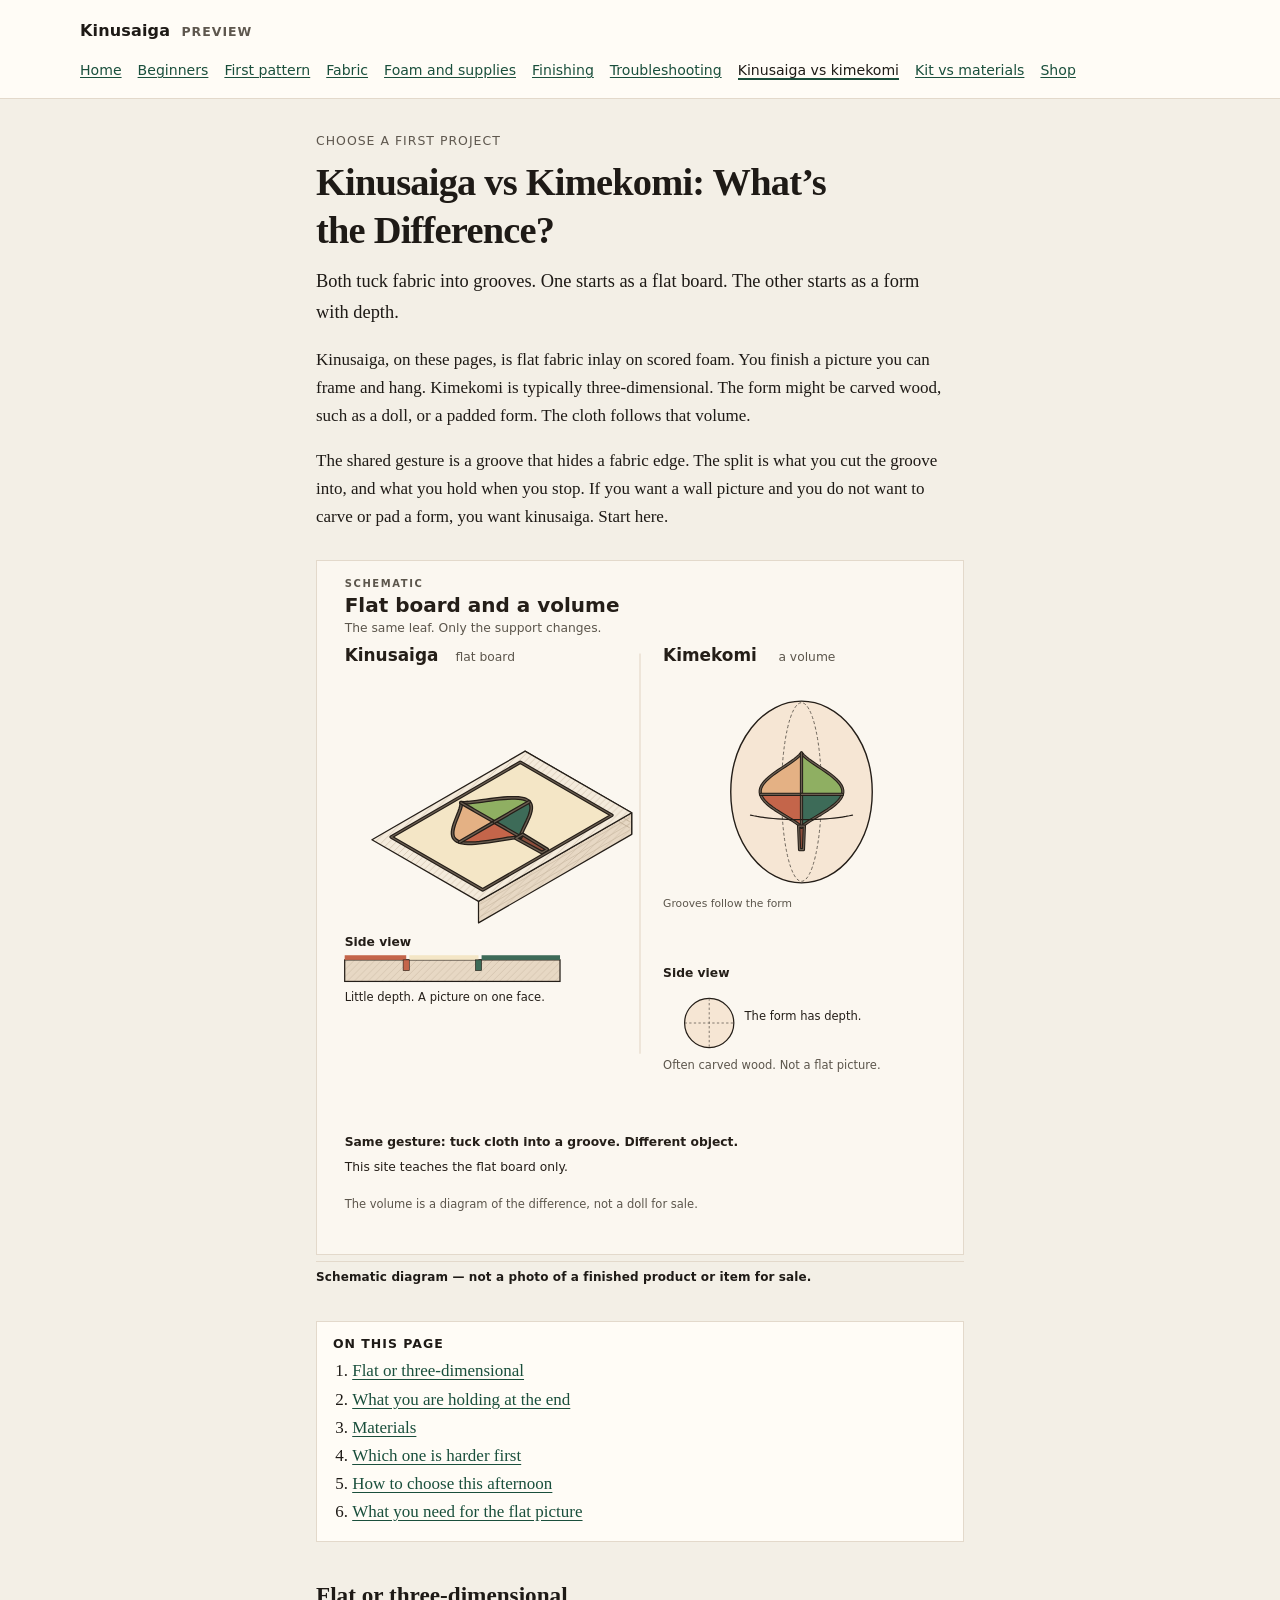
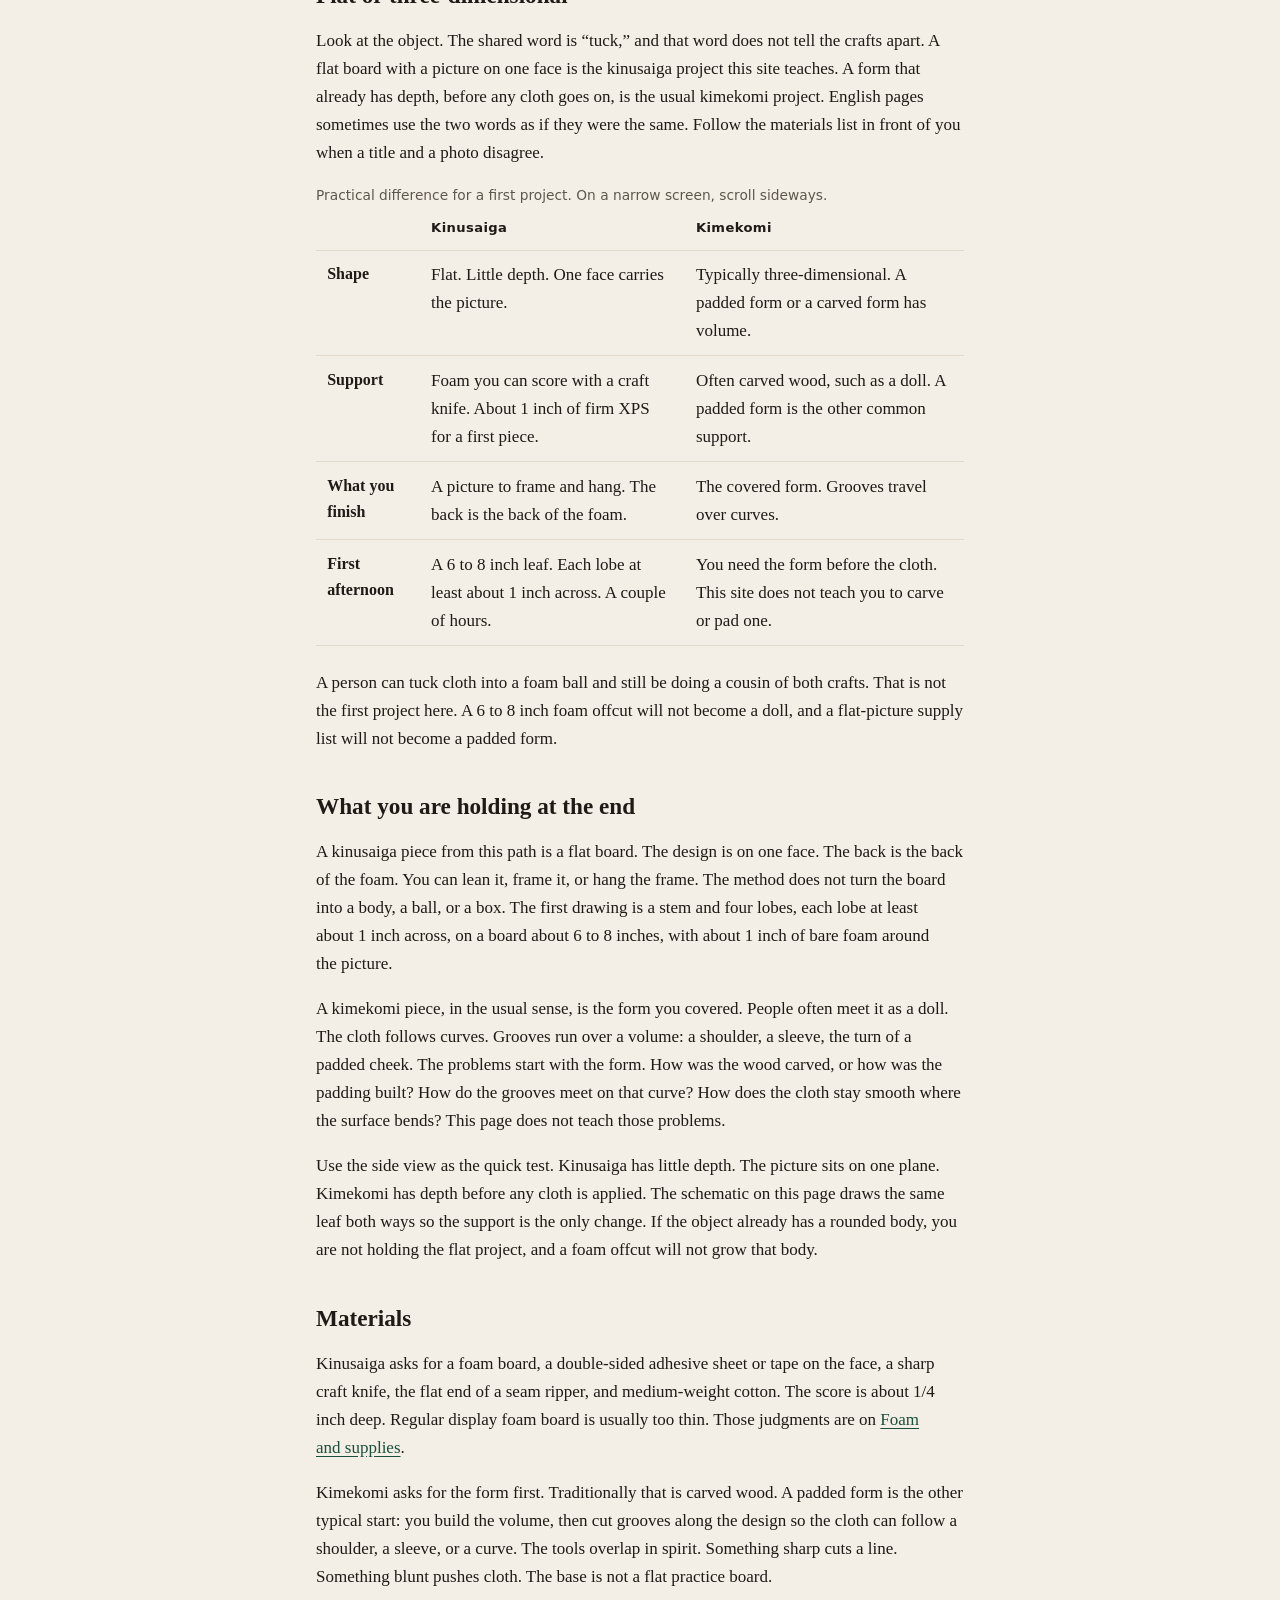
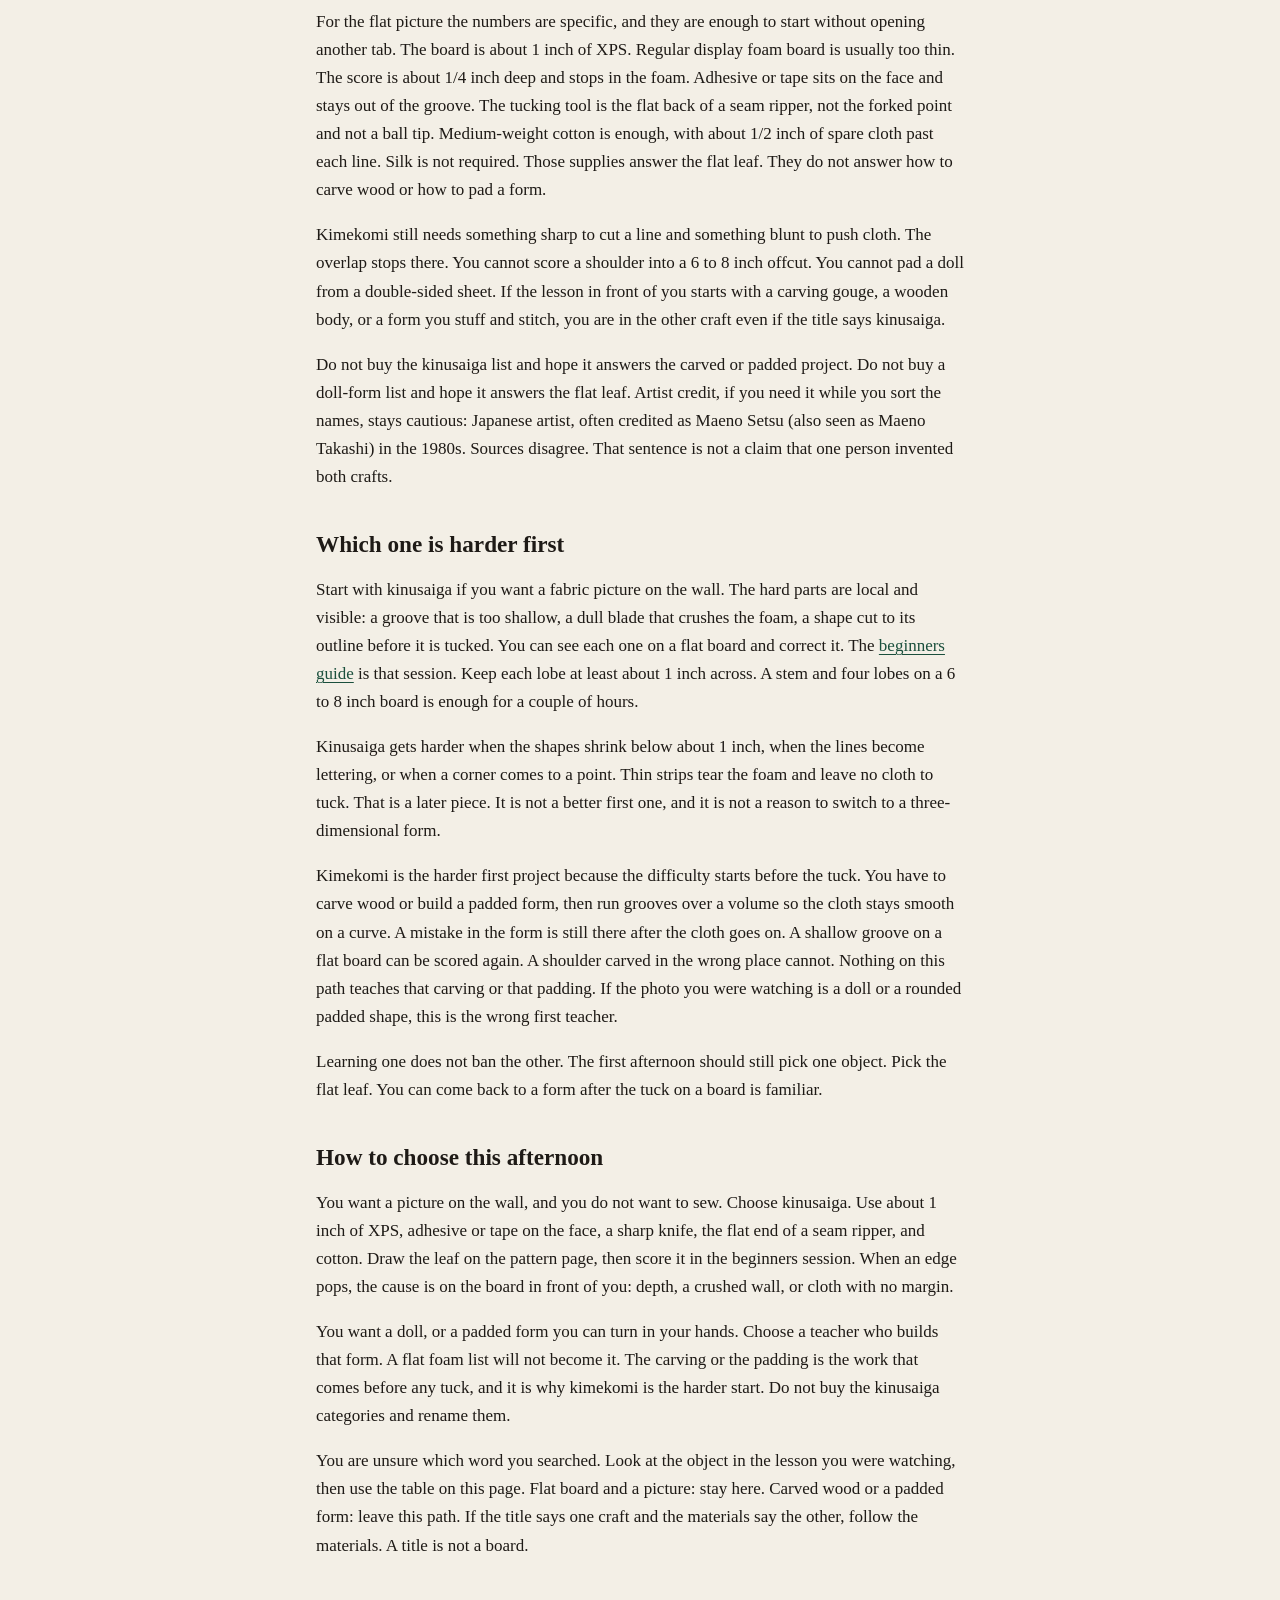
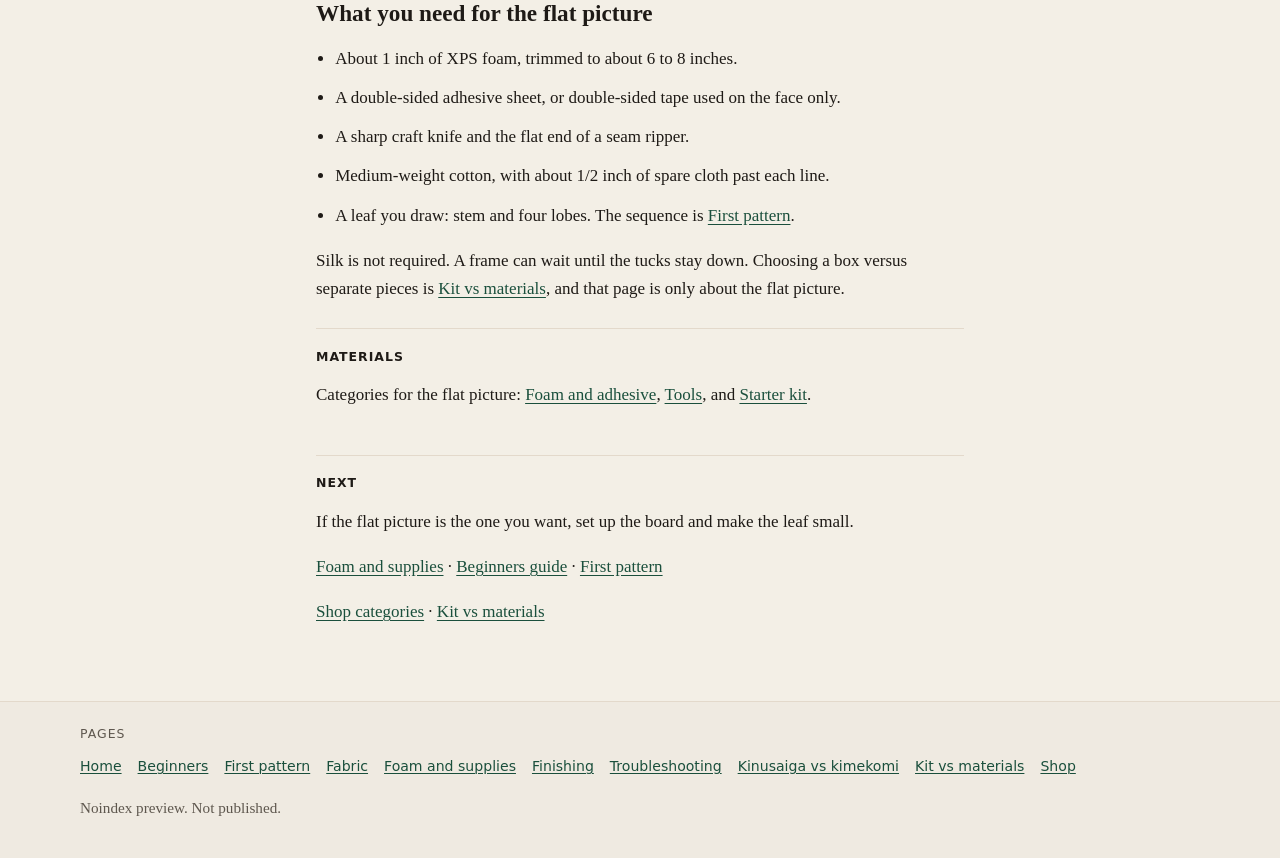
<file: guides/kinusaiga-vs-kimekomi/index.html>
<!DOCTYPE html>
<html lang="en">
<head>
  <meta charset="utf-8">
  <meta name="viewport" content="width=device-width, initial-scale=1">
  <meta name="robots" content="noindex, nofollow">
  <meta name="googlebot" content="noindex, nofollow">
  <title>Kinusaiga vs Kimekomi: What’s the Difference?</title>
  <meta name="description" content="Choose a first project: kinusaiga is flat fabric in scored foam, and kimekomi is typically a three-dimensional form.">
  <!-- No rel=canonical. No production host is approved. -->
  <link rel="stylesheet" href="/css/site.css">
</head>
<body>
  <a class="skip" href="#content">Skip to content</a>
  <header class="site-header">
    <div class="wrap header-inner">
      <a class="brand" href="/">Kinusaiga <span>Preview</span></a>
      <nav aria-label="Primary">
        <ul class="nav-list">
          <li><a href="/">Home</a></li>
          <li><a href="/guides/kinusaiga-for-beginners">Beginners</a></li>
          <li><a href="/guides/kinusaiga-first-pattern">First pattern</a></li>
          <li><a href="/guides/kinusaiga-choosing-and-cutting-fabric">Fabric</a></li>
          <li><a href="/guides/kinusaiga-foam-and-supplies">Foam and supplies</a></li>
          <li><a href="/guides/kinusaiga-finishing-and-framing">Finishing</a></li>
          <li><a href="/guides/kinusaiga-troubleshooting">Troubleshooting</a></li>
          <li><a href="/guides/kinusaiga-vs-kimekomi" aria-current="page">Kinusaiga vs kimekomi</a></li>
          <li><a href="/guides/kinusaiga-kit-vs-materials">Kit vs materials</a></li>
          <li><a href="/shop">Shop</a></li>
        </ul>
      </nav>
    </div>
  </header>
  <main id="content">
    <article>
      <p class="eyebrow">Choose a first project</p>
      <h1>Kinusaiga vs Kimekomi: What’s the Difference?</h1>
      <p class="dek">Both tuck fabric into grooves. One starts as a flat board. The other starts as a form with depth.</p>

      <p>Kinusaiga, on these pages, is flat fabric inlay on scored foam. You finish a picture you can frame and hang. Kimekomi is typically three-dimensional. The form might be carved wood, such as a doll, or a padded form. The cloth follows that volume.</p>
      <p>The shared gesture is a groove that hides a fabric edge. The split is what you cut the groove into, and what you hold when you stop. If you want a wall picture and you do not want to carve or pad a form, you want kinusaiga. Start here.</p>

      <figure class="diagram">
        <img src="/images/diagrams/kinusaiga-vs-kimekomi.svg" width="840" height="900" alt="Schematic diagram comparing flat kinusaiga on a foam board with kimekomi on a three-dimensional form.">
        <figcaption>Schematic diagram &mdash; not a photo of a finished product or item for sale.</figcaption>
      </figure>

      <nav class="on-this-page" aria-label="On this page">
        <h2>On this page</h2>
        <ol>
          <li><a href="#flat-or-3d">Flat or three-dimensional</a></li>
          <li><a href="#holding">What you are holding at the end</a></li>
          <li><a href="#materials">Materials</a></li>
          <li><a href="#harder">Which one is harder first</a></li>
          <li><a href="#choose">How to choose this afternoon</a></li>
          <li><a href="#what-you-need">What you need for the flat picture</a></li>
        </ol>
      </nav>

      <h2 id="flat-or-3d">Flat or three-dimensional</h2>
      <p>Look at the object. The shared word is “tuck,” and that word does not tell the crafts apart. A flat board with a picture on one face is the kinusaiga project this site teaches. A form that already has depth, before any cloth goes on, is the usual kimekomi project. English pages sometimes use the two words as if they were the same. Follow the materials list in front of you when a title and a photo disagree.</p>
      <div class="table-wrap" tabindex="0">
        <table>
          <caption>Practical difference for a first project. On a narrow screen, scroll sideways.</caption>
          <thead>
            <tr>
              <th scope="col"></th>
              <th scope="col">Kinusaiga</th>
              <th scope="col">Kimekomi</th>
            </tr>
          </thead>
          <tbody>
            <tr>
              <th scope="row">Shape</th>
              <td>Flat. Little depth. One face carries the picture.</td>
              <td>Typically three-dimensional. A padded form or a carved form has volume.</td>
            </tr>
            <tr>
              <th scope="row">Support</th>
              <td>Foam you can score with a craft knife. About 1 inch of firm XPS for a first piece.</td>
              <td>Often carved wood, such as a doll. A padded form is the other common support.</td>
            </tr>
            <tr>
              <th scope="row">What you finish</th>
              <td>A picture to frame and hang. The back is the back of the foam.</td>
              <td>The covered form. Grooves travel over curves.</td>
            </tr>
            <tr>
              <th scope="row">First afternoon</th>
              <td>A 6 to 8 inch leaf. Each lobe at least about 1 inch across. A couple of hours.</td>
              <td>You need the form before the cloth. This site does not teach you to carve or pad one.</td>
            </tr>
          </tbody>
        </table>
      </div>
      <p>A person can tuck cloth into a foam ball and still be doing a cousin of both crafts. That is not the first project here. A 6 to 8 inch foam offcut will not become a doll, and a flat-picture supply list will not become a padded form.</p>

      <h2 id="holding">What you are holding at the end</h2>
      <p>A kinusaiga piece from this path is a flat board. The design is on one face. The back is the back of the foam. You can lean it, frame it, or hang the frame. The method does not turn the board into a body, a ball, or a box. The first drawing is a stem and four lobes, each lobe at least about 1 inch across, on a board about 6 to 8 inches, with about 1 inch of bare foam around the picture.</p>
      <p>A kimekomi piece, in the usual sense, is the form you covered. People often meet it as a doll. The cloth follows curves. Grooves run over a volume: a shoulder, a sleeve, the turn of a padded cheek. The problems start with the form. How was the wood carved, or how was the padding built? How do the grooves meet on that curve? How does the cloth stay smooth where the surface bends? This page does not teach those problems.</p>
      <p>Use the side view as the quick test. Kinusaiga has little depth. The picture sits on one plane. Kimekomi has depth before any cloth is applied. The schematic on this page draws the same leaf both ways so the support is the only change. If the object already has a rounded body, you are not holding the flat project, and a foam offcut will not grow that body.</p>

      <h2 id="materials">Materials</h2>
      <p>Kinusaiga asks for a foam board, a double-sided adhesive sheet or tape on the face, a sharp craft knife, the flat end of a seam ripper, and medium-weight cotton. The score is about 1/4 inch deep. Regular display foam board is usually too thin. Those judgments are on <a href="/guides/kinusaiga-foam-and-supplies">Foam and supplies</a>.</p>
      <p>Kimekomi asks for the form first. Traditionally that is carved wood. A padded form is the other typical start: you build the volume, then cut grooves along the design so the cloth can follow a shoulder, a sleeve, or a curve. The tools overlap in spirit. Something sharp cuts a line. Something blunt pushes cloth. The base is not a flat practice board.</p>
      <p>For the flat picture the numbers are specific, and they are enough to start without opening another tab. The board is about 1 inch of XPS. Regular display foam board is usually too thin. The score is about 1/4 inch deep and stops in the foam. Adhesive or tape sits on the face and stays out of the groove. The tucking tool is the flat back of a seam ripper, not the forked point and not a ball tip. Medium-weight cotton is enough, with about 1/2 inch of spare cloth past each line. Silk is not required. Those supplies answer the flat leaf. They do not answer how to carve wood or how to pad a form.</p>
      <p>Kimekomi still needs something sharp to cut a line and something blunt to push cloth. The overlap stops there. You cannot score a shoulder into a 6 to 8 inch offcut. You cannot pad a doll from a double-sided sheet. If the lesson in front of you starts with a carving gouge, a wooden body, or a form you stuff and stitch, you are in the other craft even if the title says kinusaiga.</p>
      <p>Do not buy the kinusaiga list and hope it answers the carved or padded project. Do not buy a doll-form list and hope it answers the flat leaf. Artist credit, if you need it while you sort the names, stays cautious: Japanese artist, often credited as Maeno Setsu (also seen as Maeno Takashi) in the 1980s. Sources disagree. That sentence is not a claim that one person invented both crafts.</p>

      <h2 id="harder">Which one is harder first</h2>
      <p>Start with kinusaiga if you want a fabric picture on the wall. The hard parts are local and visible: a groove that is too shallow, a dull blade that crushes the foam, a shape cut to its outline before it is tucked. You can see each one on a flat board and correct it. The <a href="/guides/kinusaiga-for-beginners">beginners guide</a> is that session. Keep each lobe at least about 1 inch across. A stem and four lobes on a 6 to 8 inch board is enough for a couple of hours.</p>
      <p>Kinusaiga gets harder when the shapes shrink below about 1 inch, when the lines become lettering, or when a corner comes to a point. Thin strips tear the foam and leave no cloth to tuck. That is a later piece. It is not a better first one, and it is not a reason to switch to a three-dimensional form.</p>
      <p>Kimekomi is the harder first project because the difficulty starts before the tuck. You have to carve wood or build a padded form, then run grooves over a volume so the cloth stays smooth on a curve. A mistake in the form is still there after the cloth goes on. A shallow groove on a flat board can be scored again. A shoulder carved in the wrong place cannot. Nothing on this path teaches that carving or that padding. If the photo you were watching is a doll or a rounded padded shape, this is the wrong first teacher.</p>
      <p>Learning one does not ban the other. The first afternoon should still pick one object. Pick the flat leaf. You can come back to a form after the tuck on a board is familiar.</p>

      <h2 id="choose">How to choose this afternoon</h2>
      <p>You want a picture on the wall, and you do not want to sew. Choose kinusaiga. Use about 1 inch of XPS, adhesive or tape on the face, a sharp knife, the flat end of a seam ripper, and cotton. Draw the leaf on the pattern page, then score it in the beginners session. When an edge pops, the cause is on the board in front of you: depth, a crushed wall, or cloth with no margin.</p>
      <p>You want a doll, or a padded form you can turn in your hands. Choose a teacher who builds that form. A flat foam list will not become it. The carving or the padding is the work that comes before any tuck, and it is why kimekomi is the harder start. Do not buy the kinusaiga categories and rename them.</p>
      <p>You are unsure which word you searched. Look at the object in the lesson you were watching, then use the table on this page. Flat board and a picture: stay here. Carved wood or a padded form: leave this path. If the title says one craft and the materials say the other, follow the materials. A title is not a board.</p>

      <h2 id="what-you-need">What you need for the flat picture</h2>
      <ul class="checklist">
        <li>About 1 inch of XPS foam, trimmed to about 6 to 8 inches.</li>
        <li>A double-sided adhesive sheet, or double-sided tape used on the face only.</li>
        <li>A sharp craft knife and the flat end of a seam ripper.</li>
        <li>Medium-weight cotton, with about 1/2 inch of spare cloth past each line.</li>
        <li>A leaf you draw: stem and four lobes. The sequence is <a href="/guides/kinusaiga-first-pattern">First pattern</a>.</li>
      </ul>
      <p>Silk is not required. A frame can wait until the tucks stay down. Choosing a box versus separate pieces is <a href="/guides/kinusaiga-kit-vs-materials">Kit vs materials</a>, and that page is only about the flat picture.</p>

      <aside class="supply-note">
        <h3>Materials</h3>
        <p>Categories for the flat picture: <a href="/shop#foam-and-adhesive">Foam and adhesive</a>, <a href="/shop#tools">Tools</a>, and <a href="/shop#starter-kit">Starter kit</a>.</p>
      </aside>

      <aside class="end-cta">
        <h2>Next</h2>
        <p>If the flat picture is the one you want, set up the board and make the leaf small.</p>
        <p><a href="/guides/kinusaiga-foam-and-supplies">Foam and supplies</a> · <a href="/guides/kinusaiga-for-beginners">Beginners guide</a> · <a href="/guides/kinusaiga-first-pattern">First pattern</a></p>
        <p><a href="/shop">Shop categories</a> · <a href="/guides/kinusaiga-kit-vs-materials">Kit vs materials</a></p>
      </aside>
    </article>
  </main>
  <footer class="site-footer">
    <div class="wrap">
      <p class="footer-label">Pages</p>
      <ul class="footer-nav">
        <li><a href="/">Home</a></li>
        <li><a href="/guides/kinusaiga-for-beginners">Beginners</a></li>
        <li><a href="/guides/kinusaiga-first-pattern">First pattern</a></li>
        <li><a href="/guides/kinusaiga-choosing-and-cutting-fabric">Fabric</a></li>
        <li><a href="/guides/kinusaiga-foam-and-supplies">Foam and supplies</a></li>
        <li><a href="/guides/kinusaiga-finishing-and-framing">Finishing</a></li>
        <li><a href="/guides/kinusaiga-troubleshooting">Troubleshooting</a></li>
        <li><a href="/guides/kinusaiga-vs-kimekomi" aria-current="page">Kinusaiga vs kimekomi</a></li>
        <li><a href="/guides/kinusaiga-kit-vs-materials">Kit vs materials</a></li>
        <li><a href="/shop">Shop</a></li>
      </ul>
      <p>Noindex preview. Not published.</p>
    </div>
  </footer>
</body>
</html>
</file>
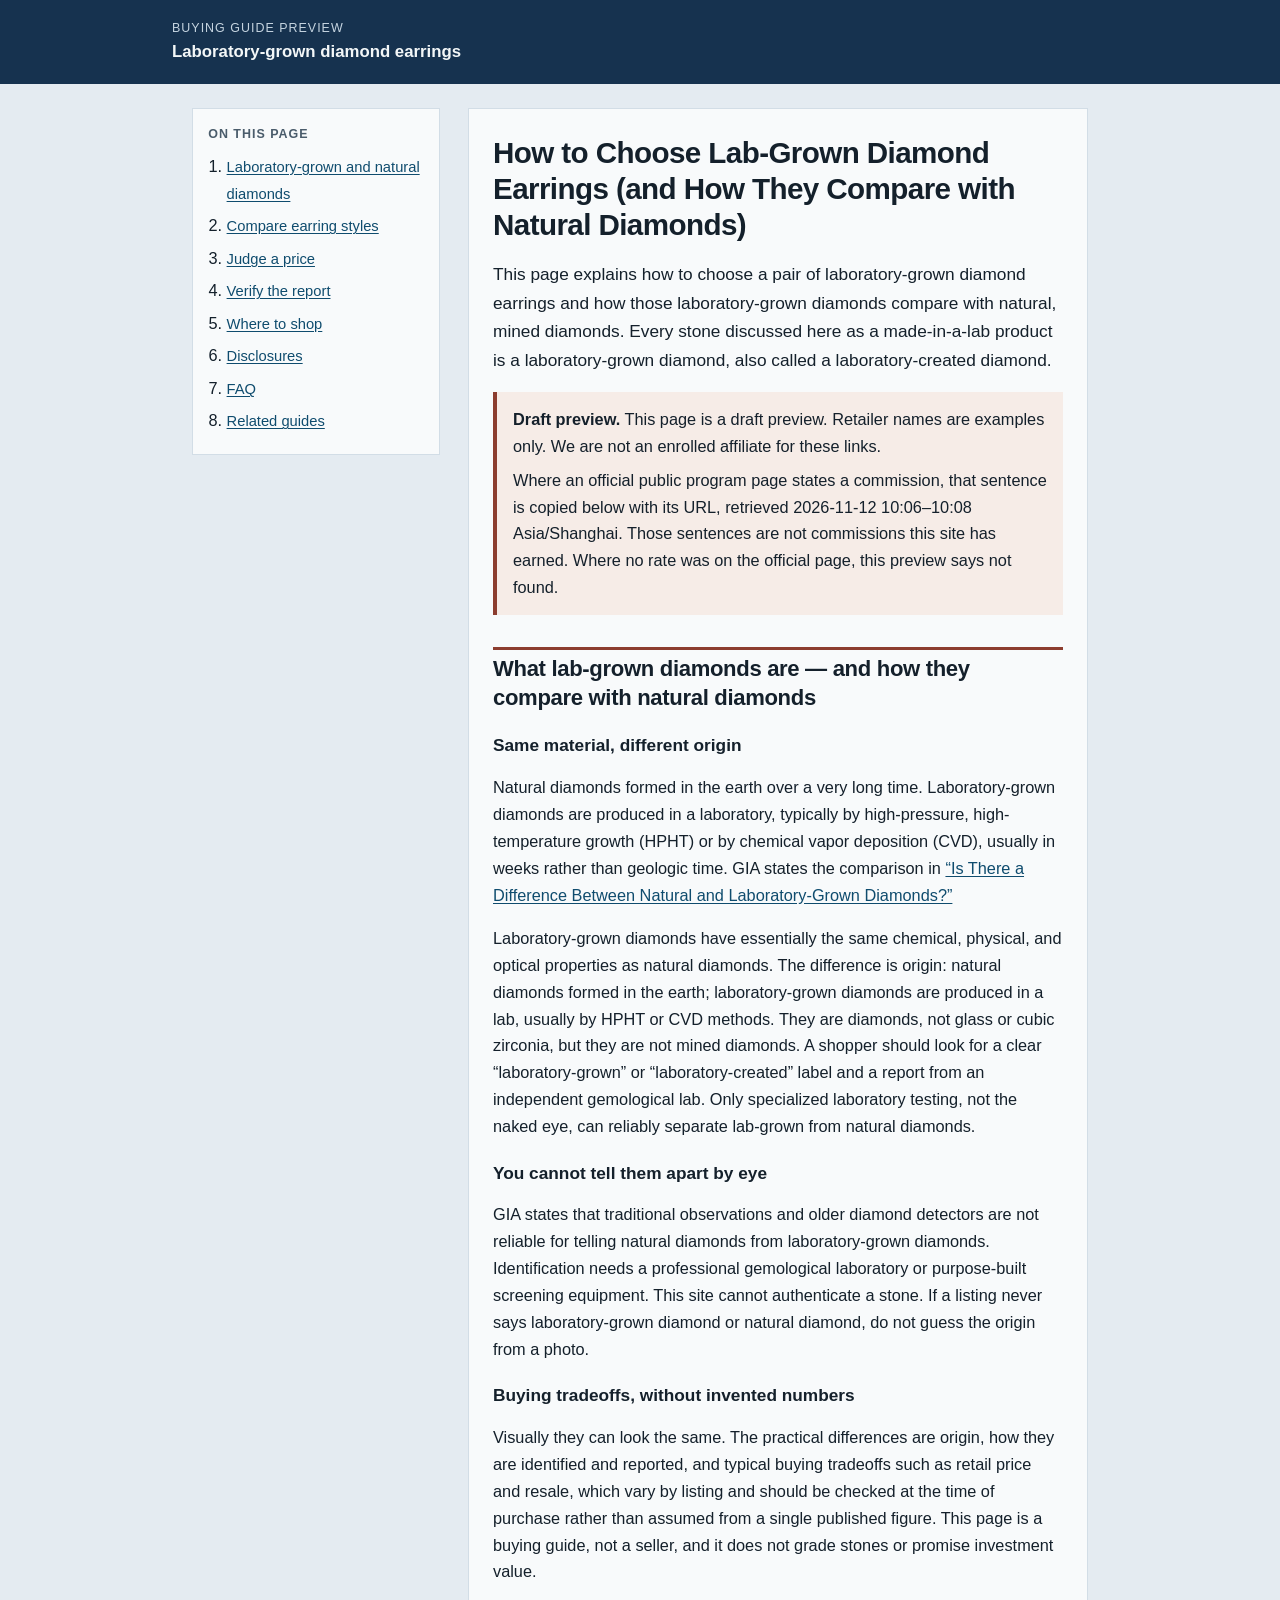
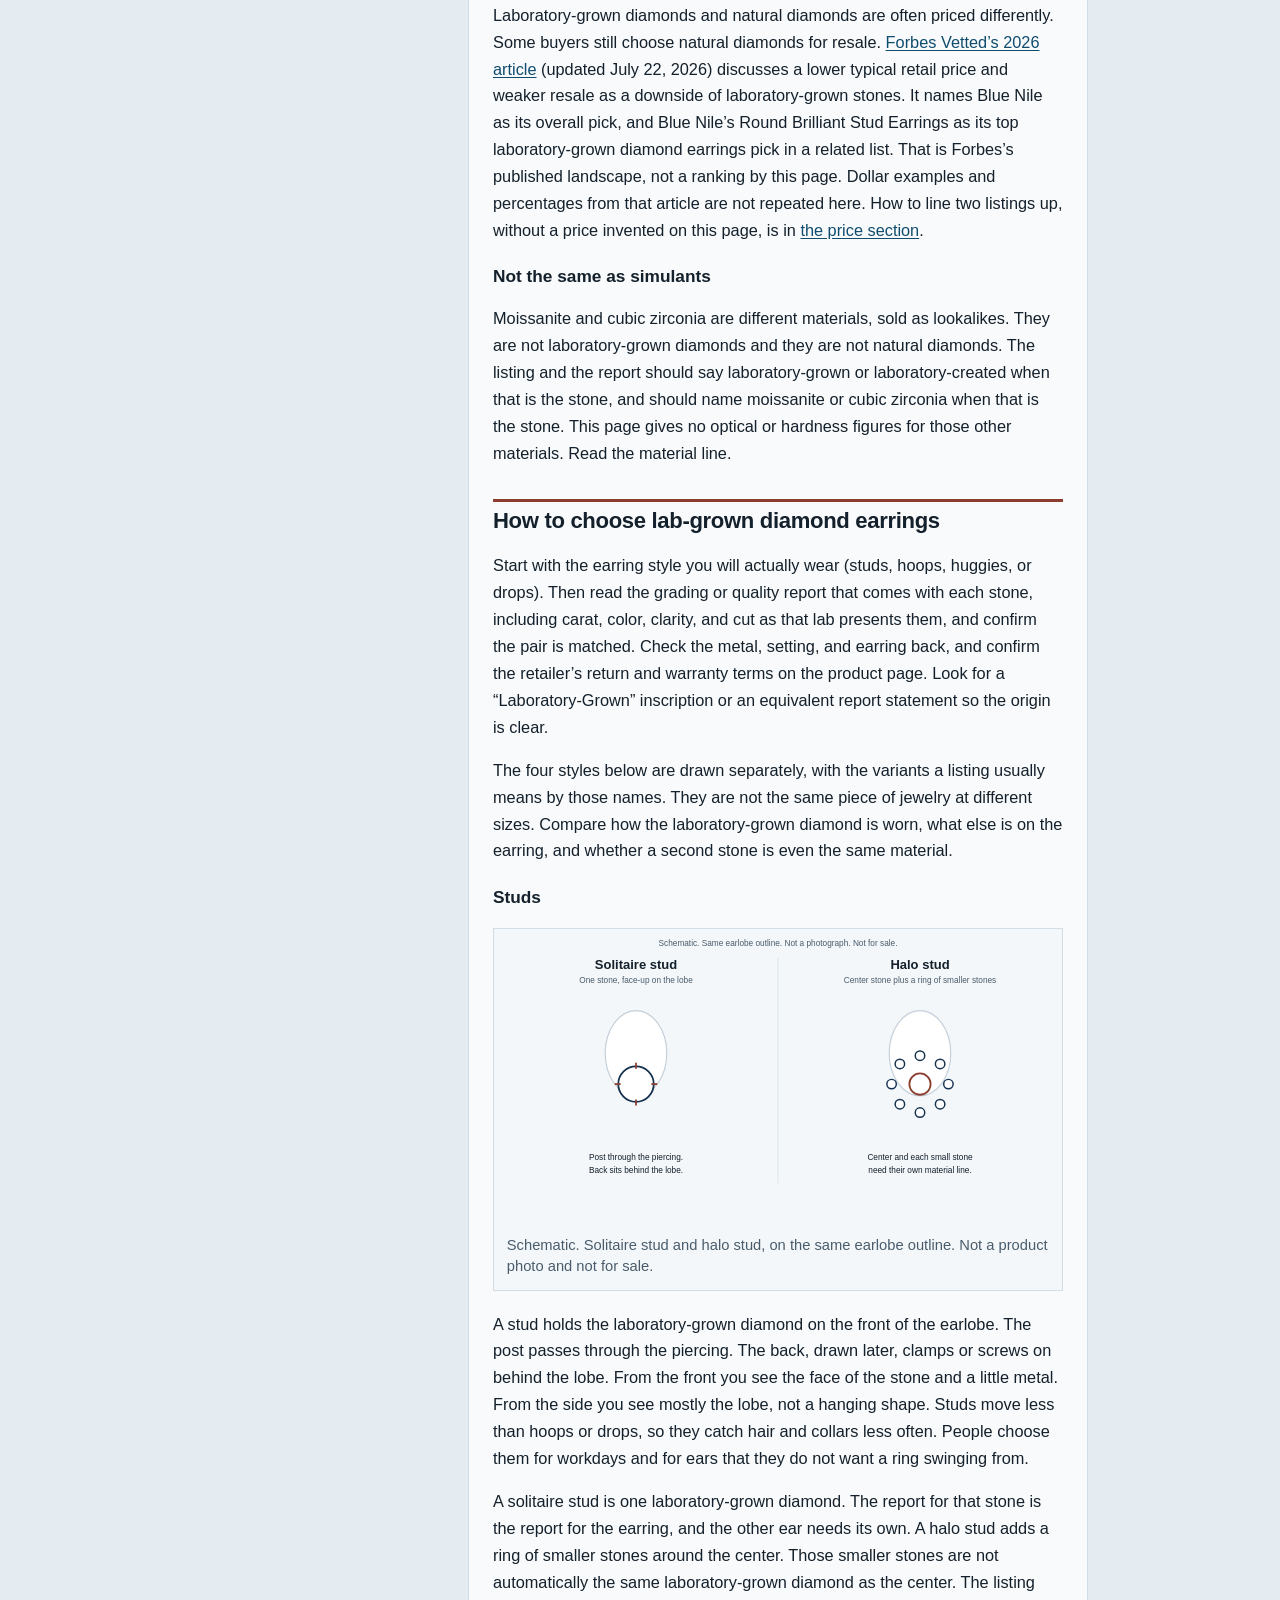
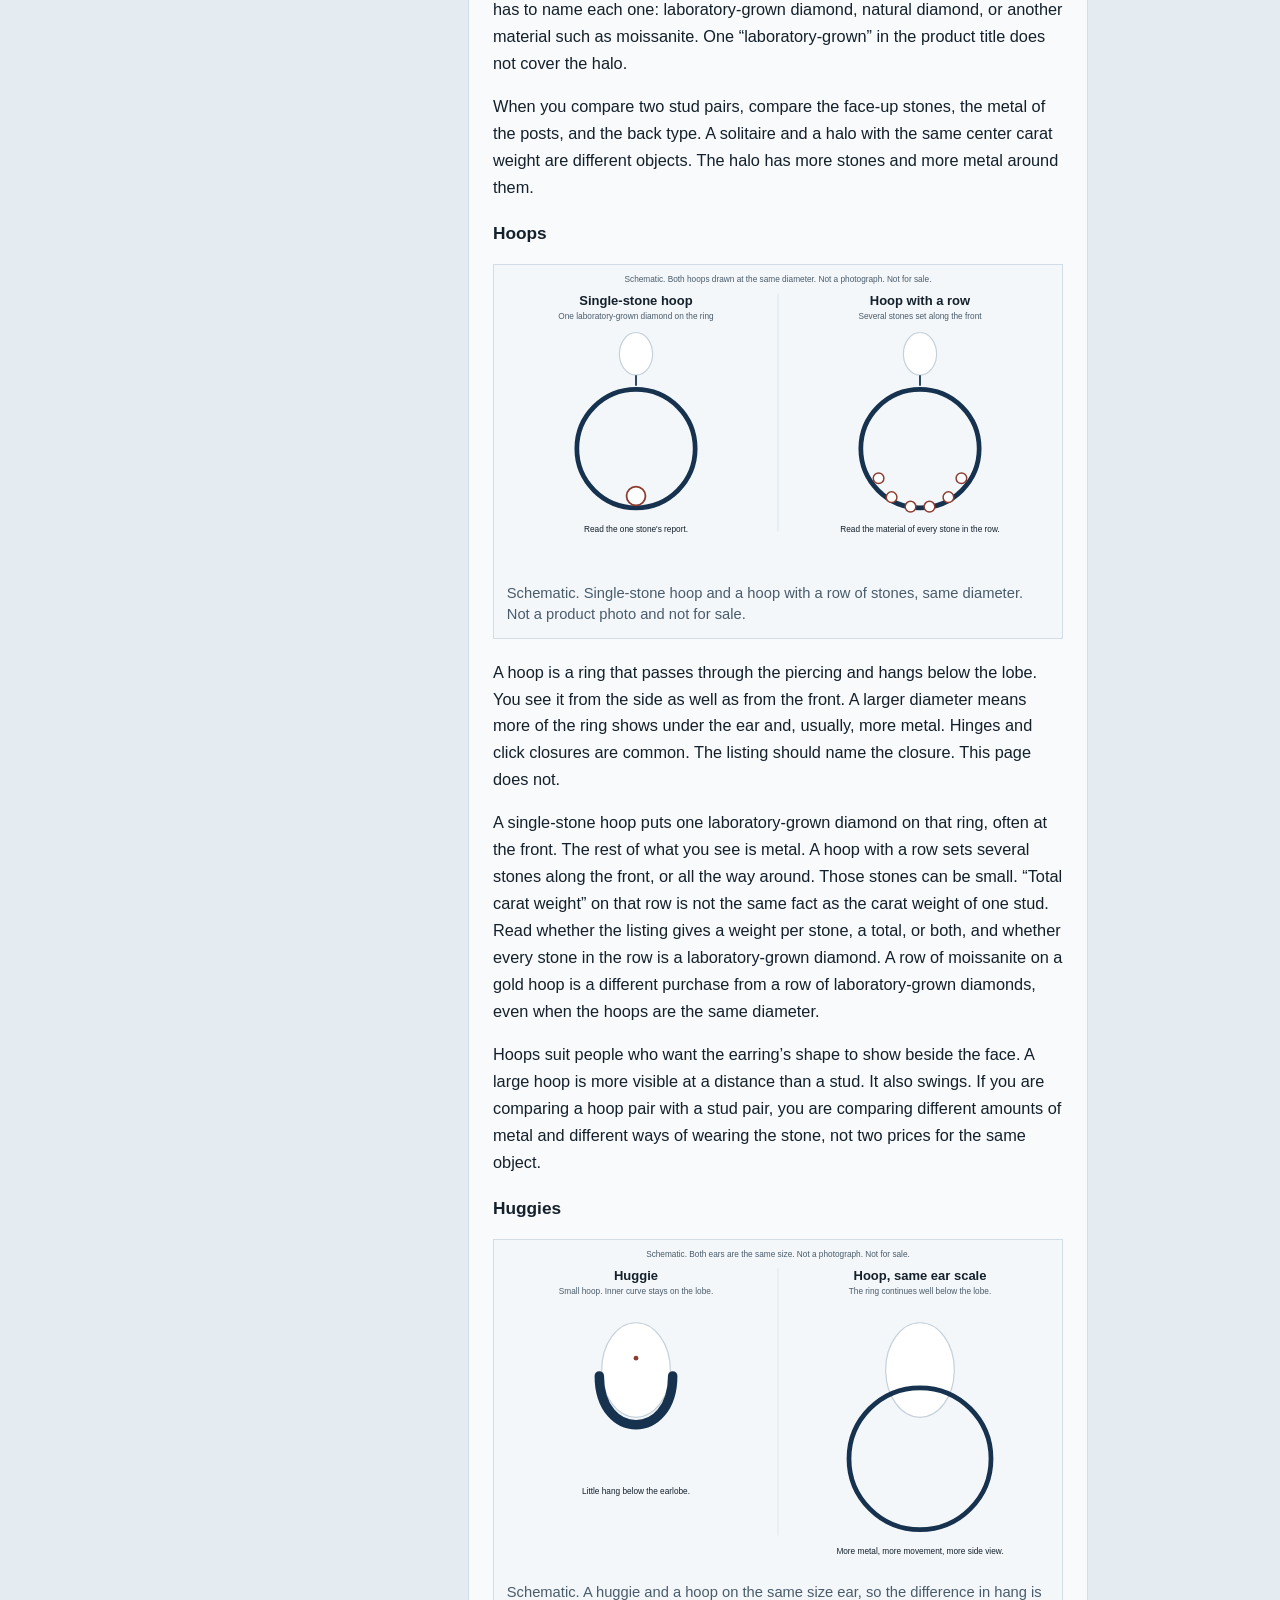
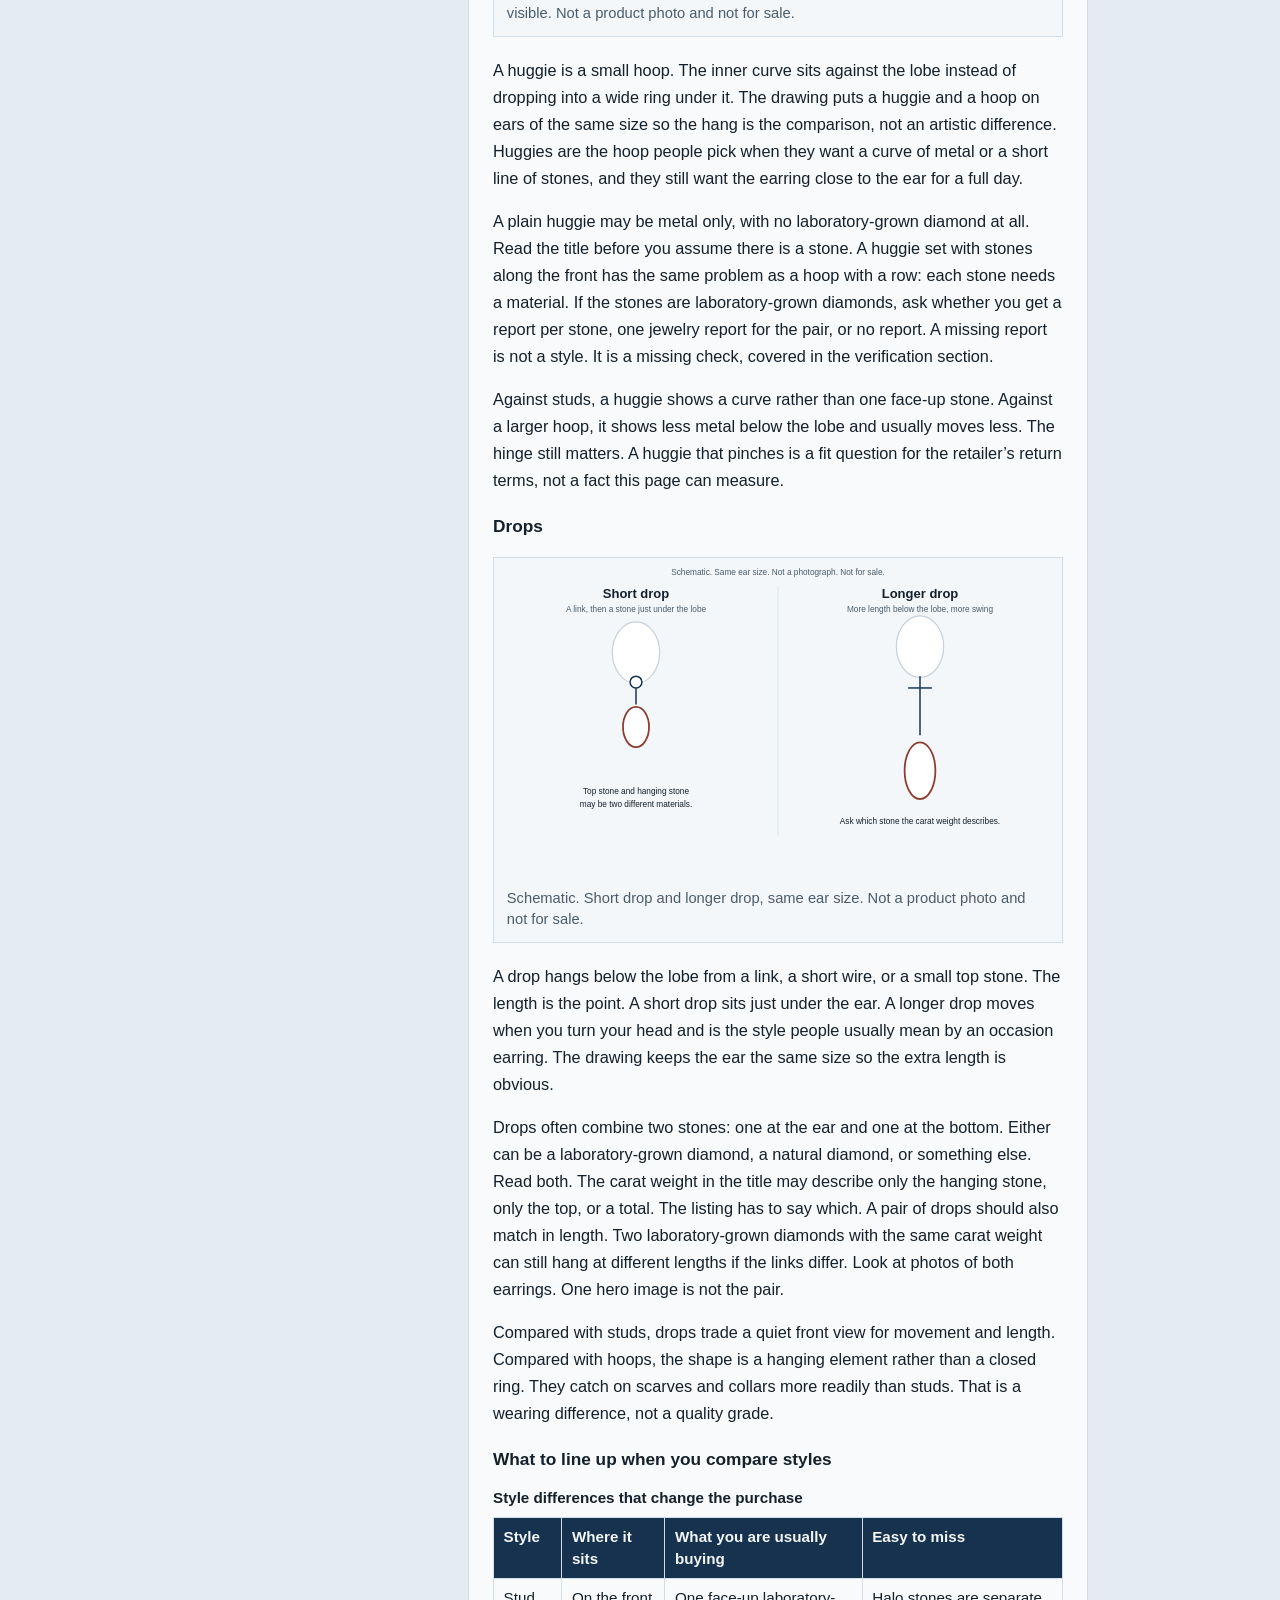
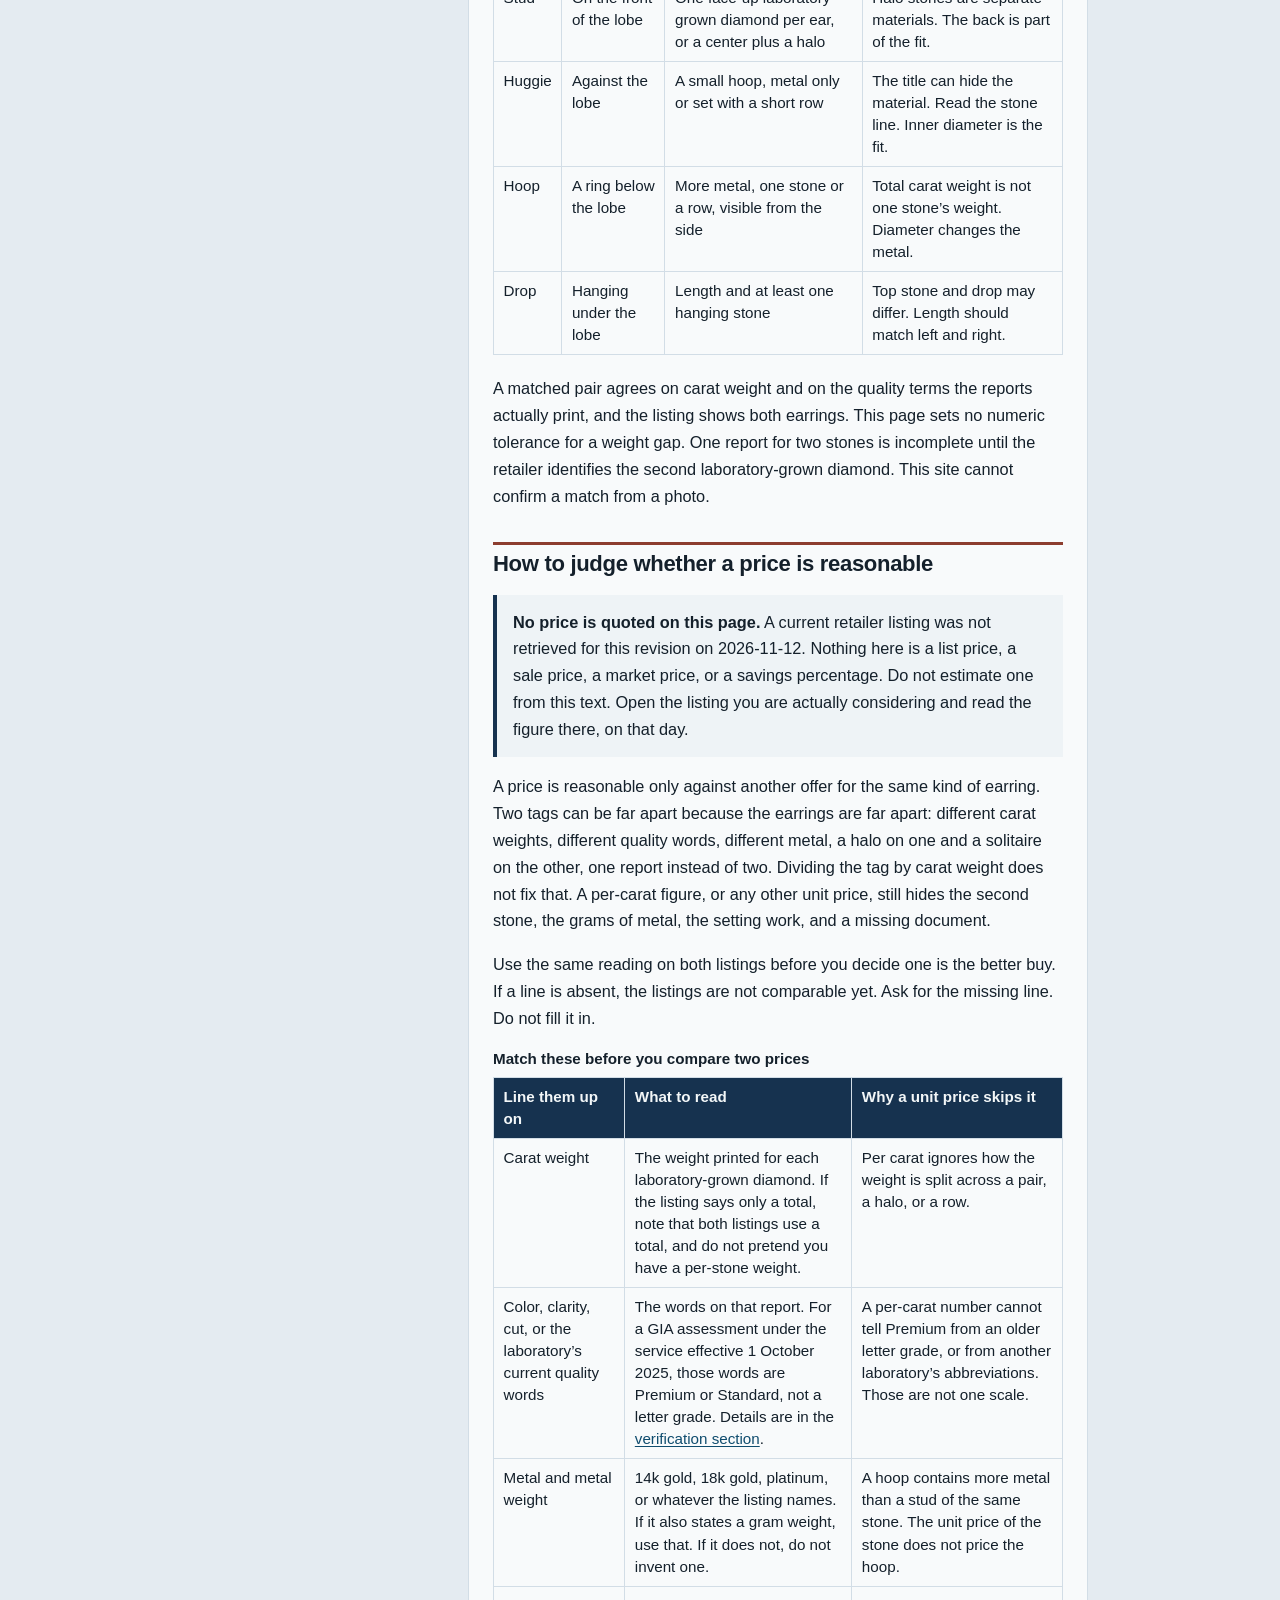
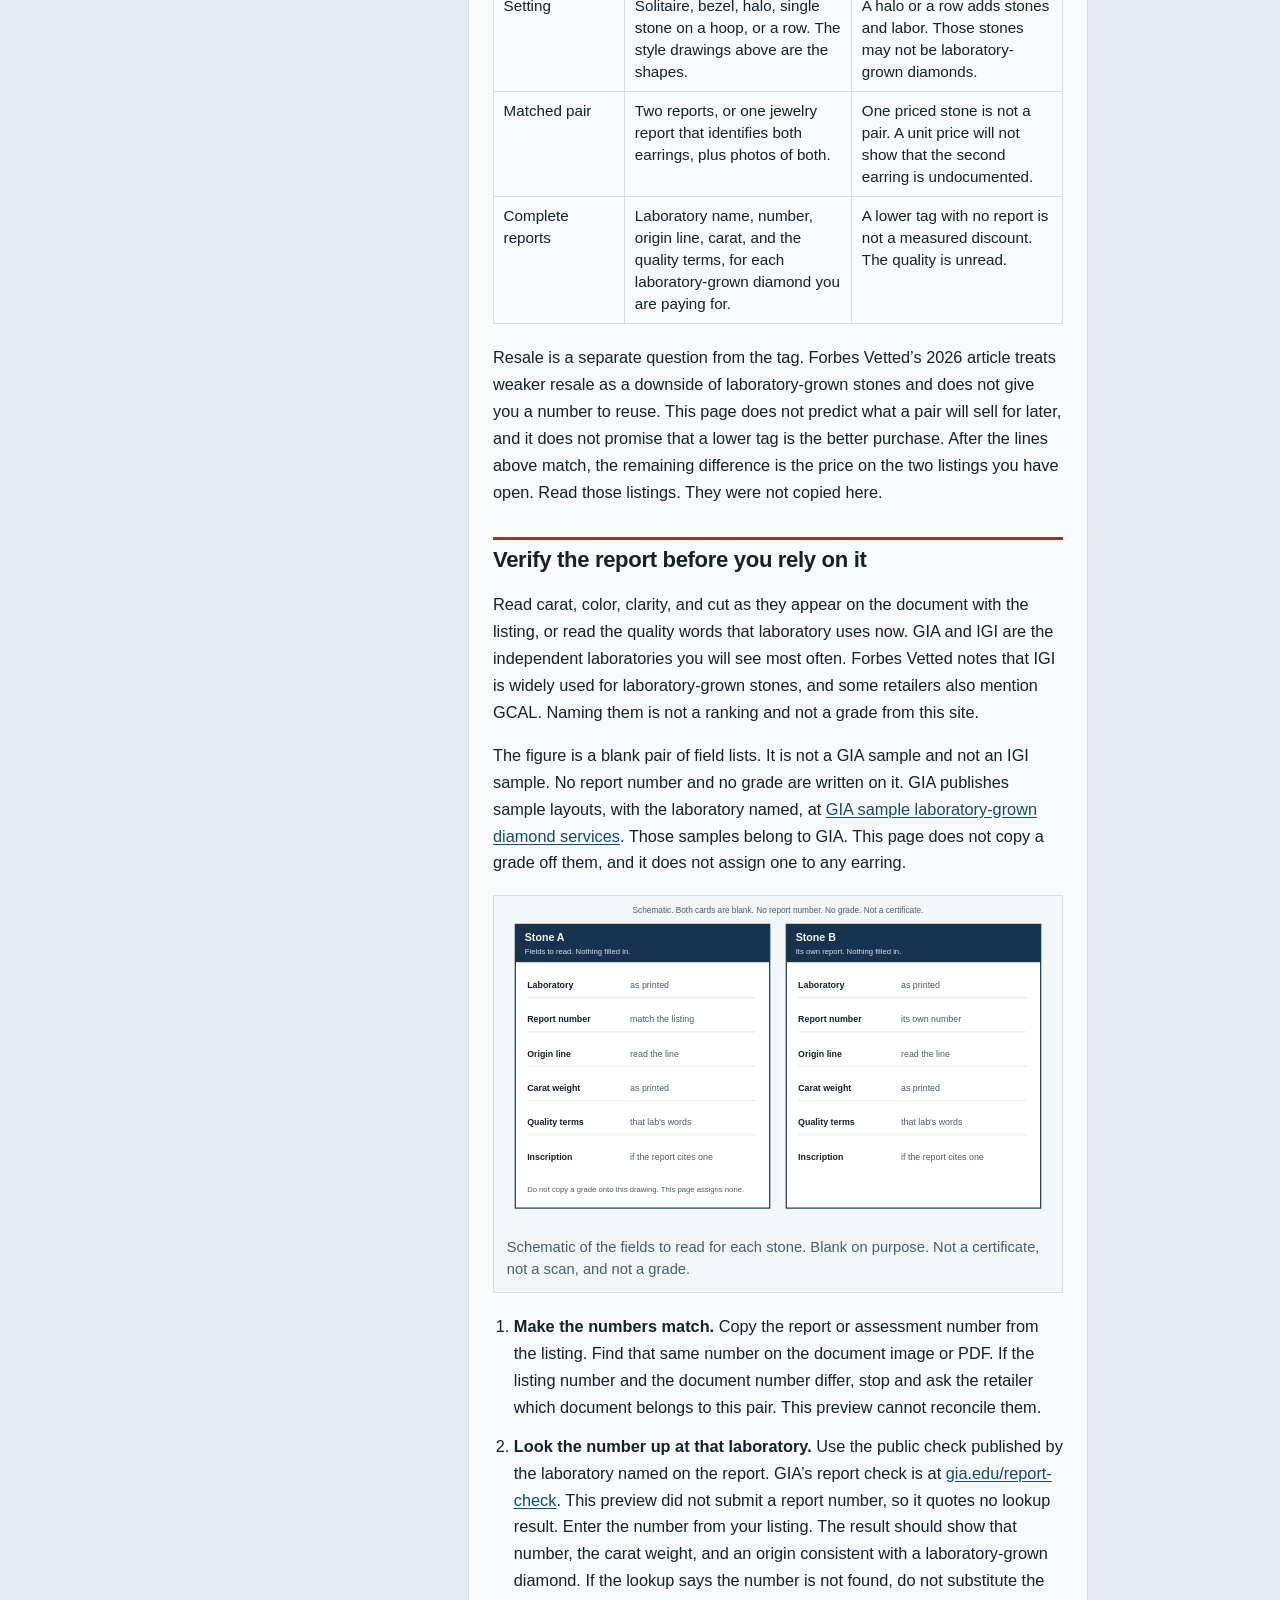
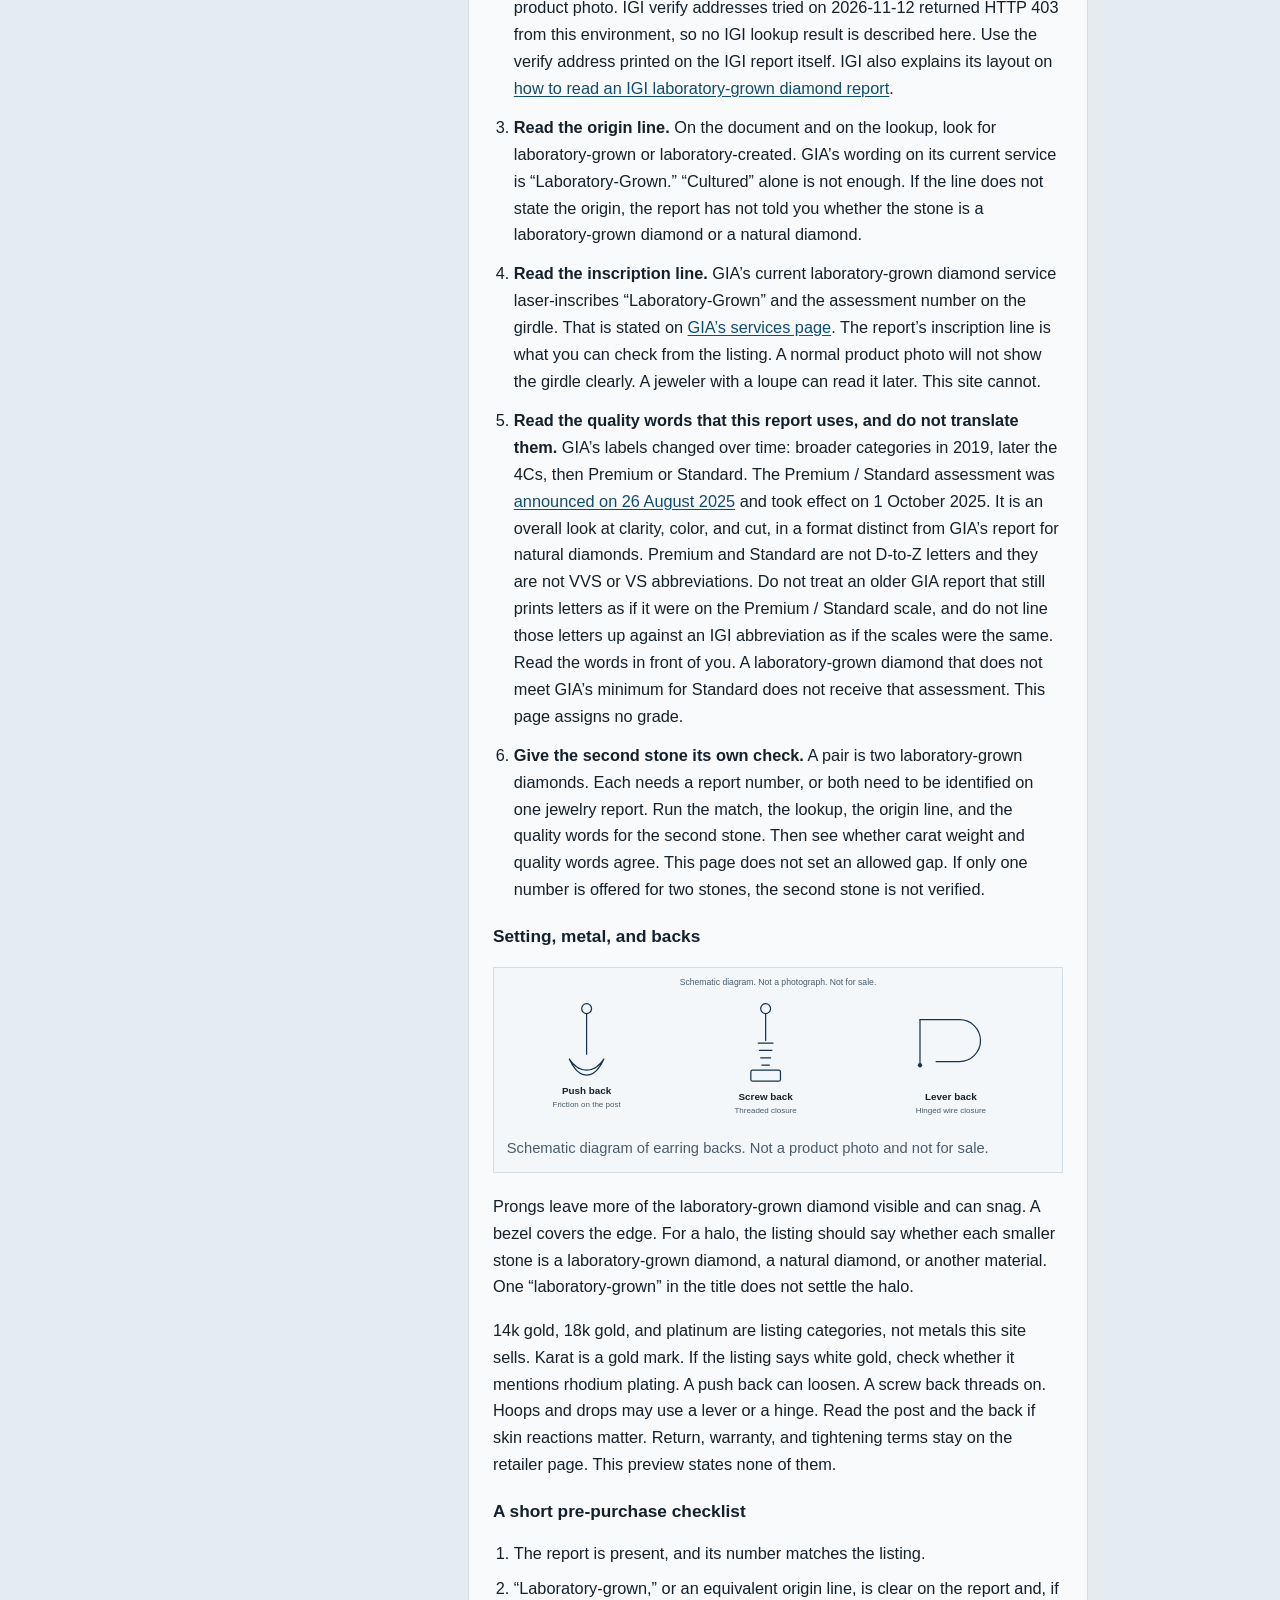
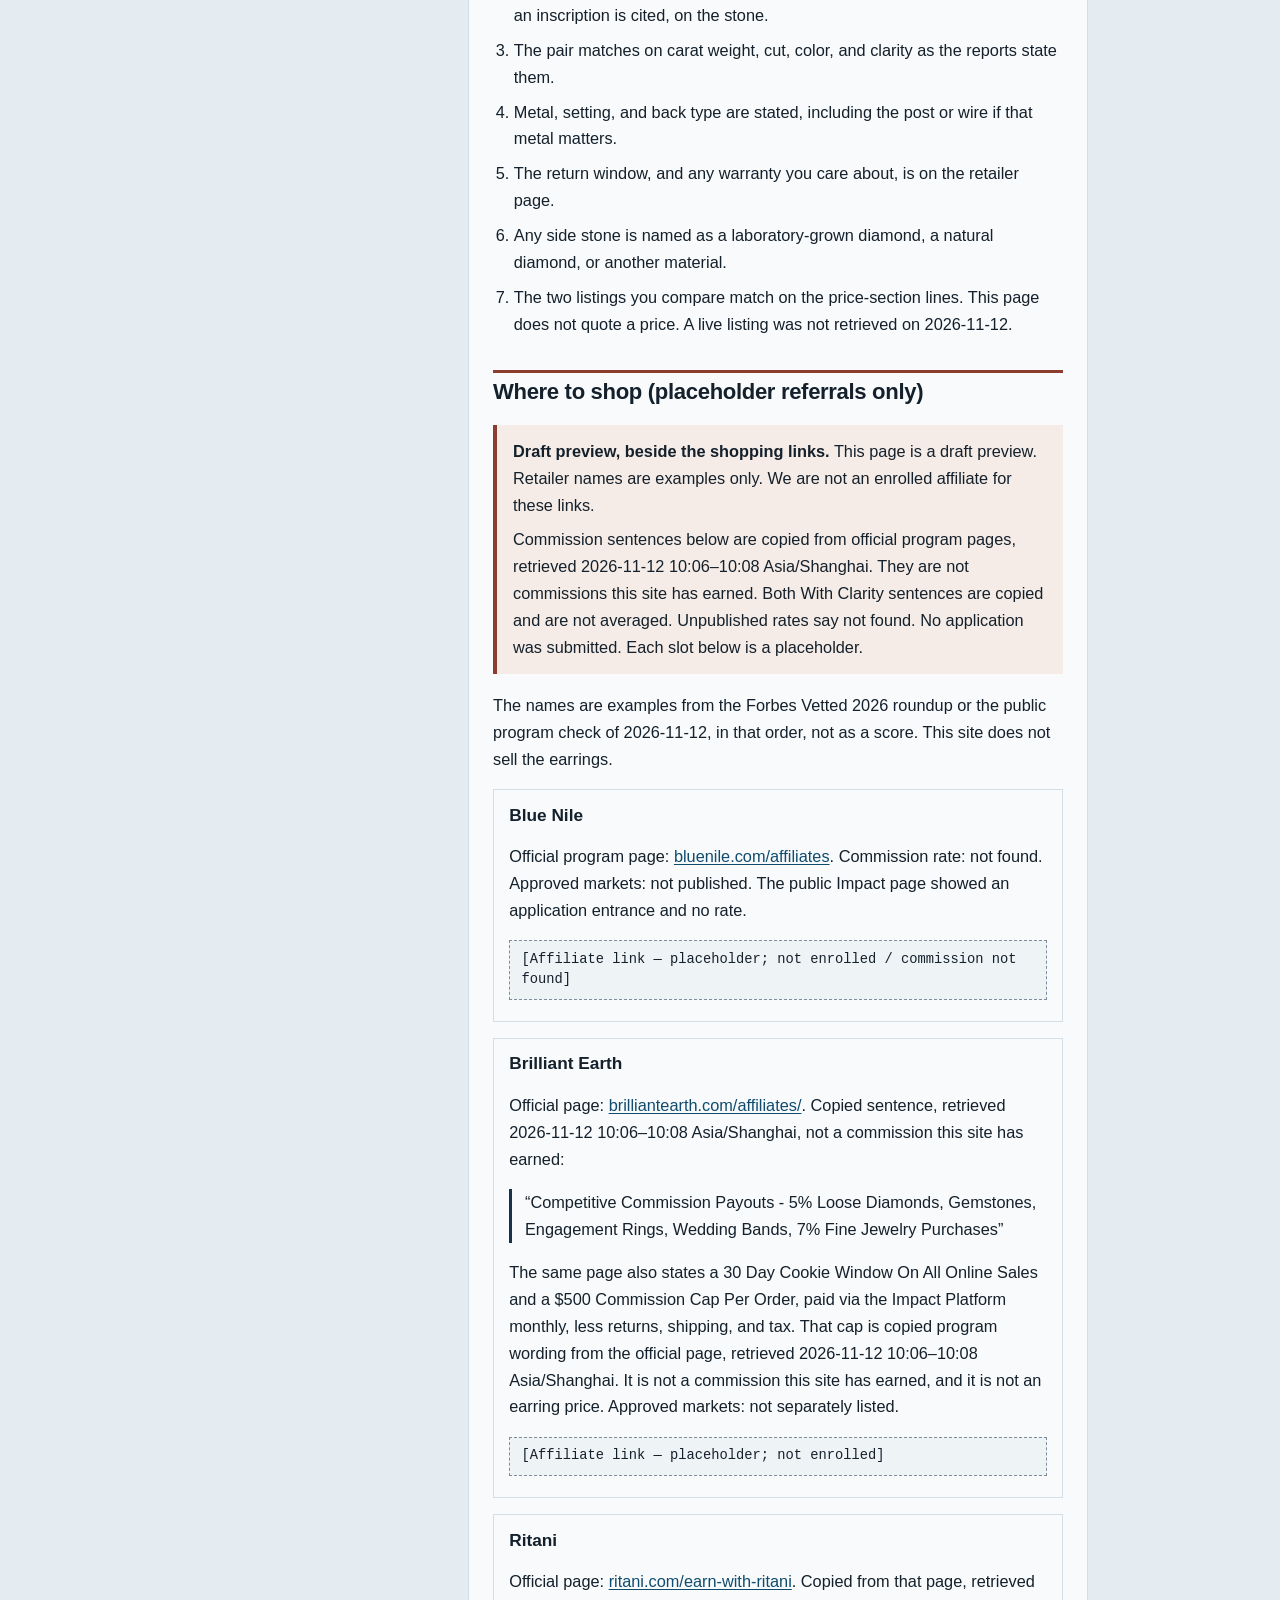
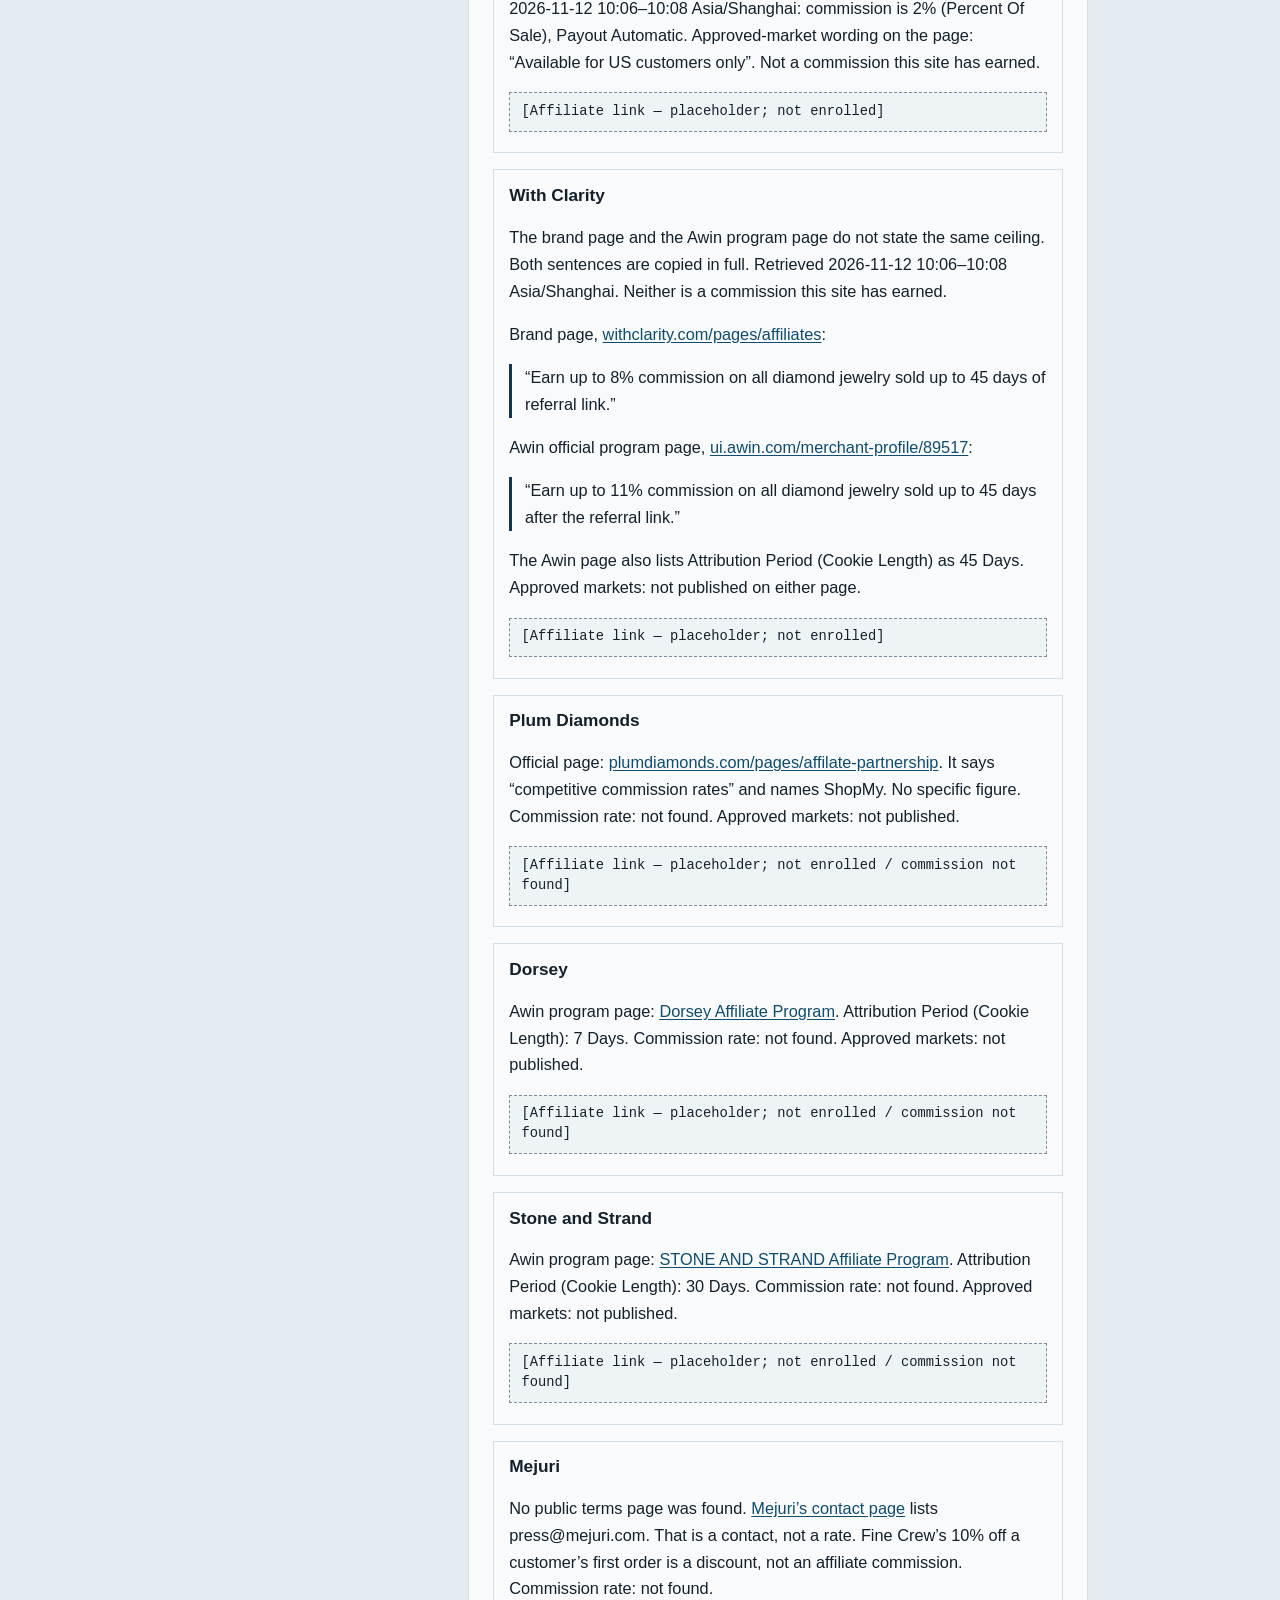
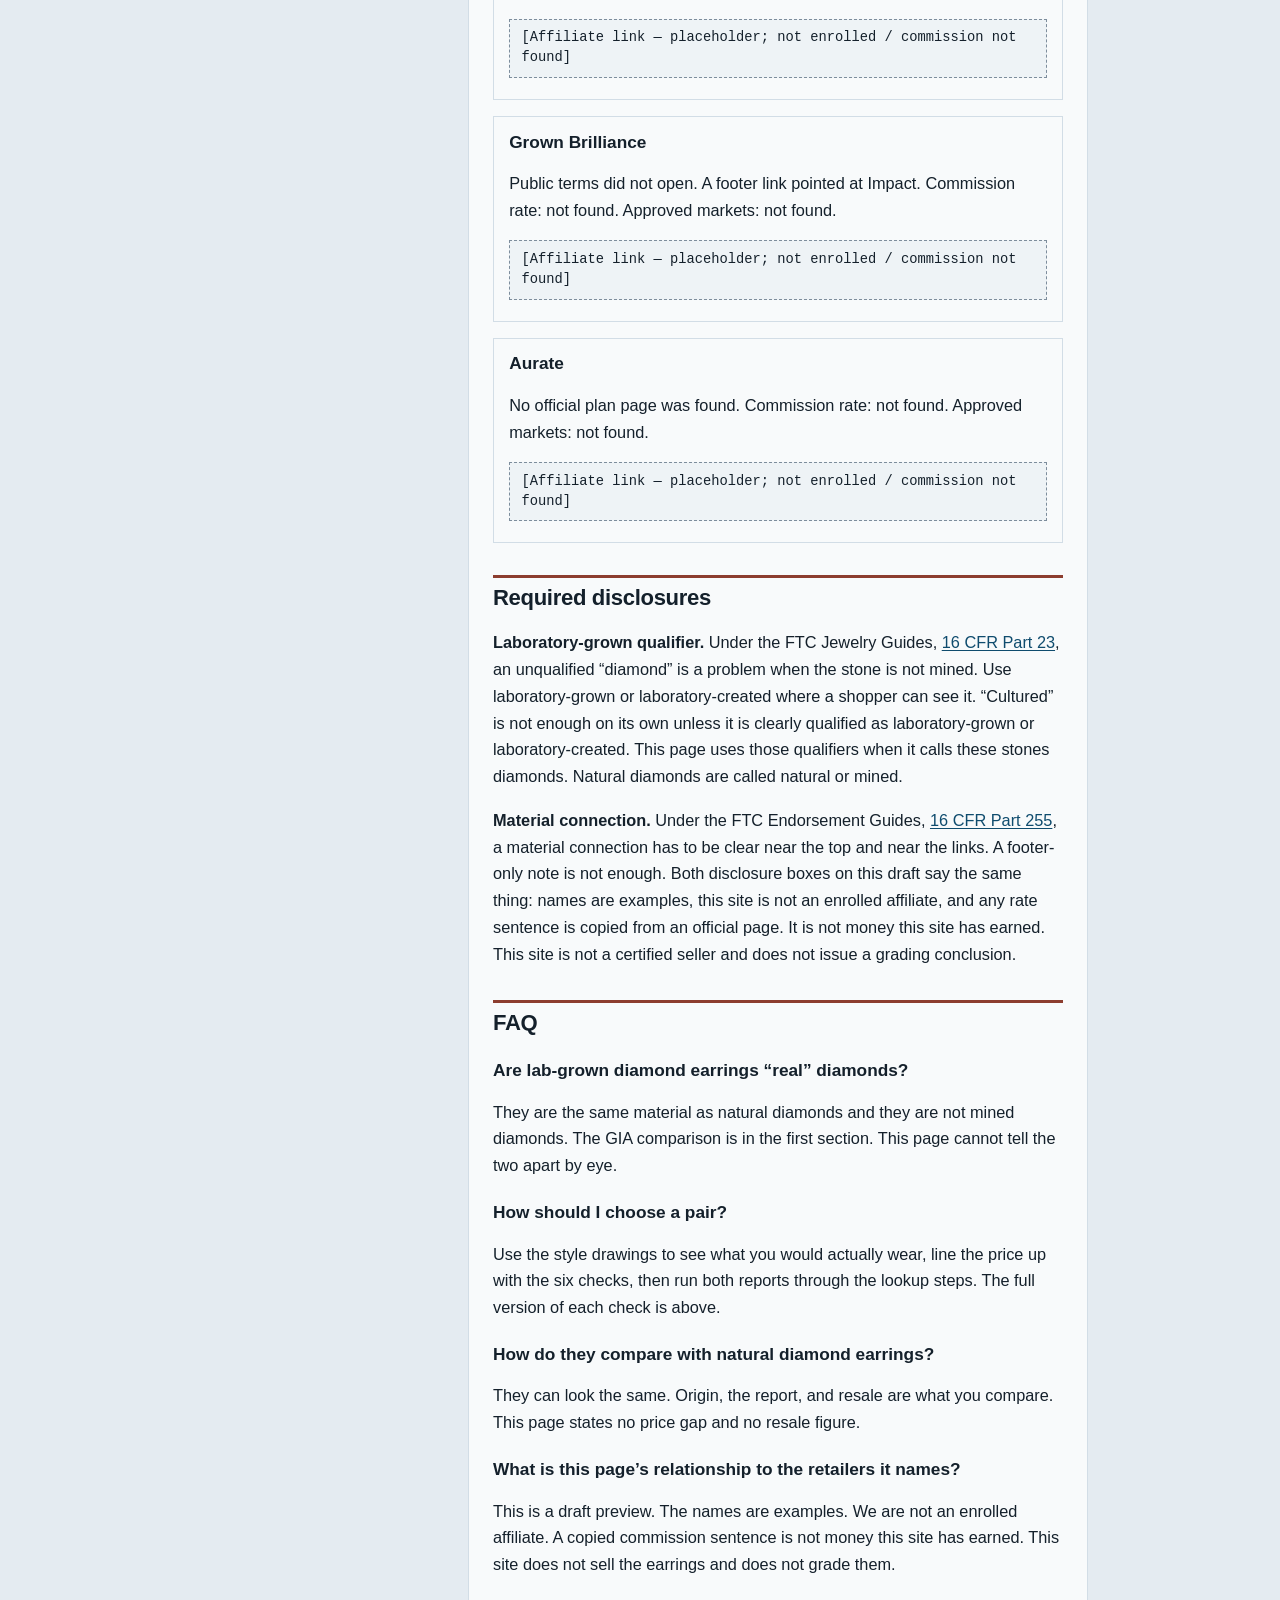
<file: sites/lab-grown-diamond-earrings/index.html>
<!DOCTYPE html>
<html lang="en">
<head>
  <meta charset="utf-8">
  <meta name="viewport" content="width=device-width, initial-scale=1">
  <title>How to Choose Lab-Grown Diamond Earrings (and How They Compare with Natural Diamonds)</title>
  <meta name="description" content="Learn how to choose lab-grown diamond earrings, how they compare with natural diamonds, and what to check on the grading report before you buy.">
  <meta name="robots" content="noindex, nofollow">
  <meta name="googlebot" content="noindex, nofollow">
  <link rel="stylesheet" href="css/preview.css">
</head>
<body>
  <a class="skip" href="#article">Skip to the guide</a>
  <header class="site-header">
    <p class="site-kicker">Buying guide preview</p>
    <p class="site-name">Laboratory-grown diamond earrings</p>
  </header>
  <div class="layout">
    <nav class="contents" aria-label="On this page">
      <h2>On this page</h2>
      <ol>
        <li><a href="#compare">Laboratory-grown and natural diamonds</a></li>
        <li><a href="#styles">Compare earring styles</a></li>
        <li><a href="#price">Judge a price</a></li>
        <li><a href="#verify">Verify the report</a></li>
        <li><a href="#shop">Where to shop</a></li>
        <li><a href="#disclosures">Disclosures</a></li>
        <li><a href="#faq">FAQ</a></li>
        <li><a href="#related">Related guides</a></li>
      </ol>
    </nav>
    <article id="article">
      <h1>How to Choose Lab-Grown Diamond Earrings (and How They Compare with Natural Diamonds)</h1>
      <p class="lede">This page explains how to choose a pair of laboratory-grown diamond earrings and how those laboratory-grown diamonds compare with natural, mined diamonds. Every stone discussed here as a made-in-a-lab product is a laboratory-grown diamond, also called a laboratory-created diamond.</p>
      <aside class="disclosure" id="top-disclosure">
        <p><strong>Draft preview.</strong> This page is a draft preview. Retailer names are examples only. We are not an enrolled affiliate for these links.</p>
        <p>Where an official public program page states a commission, that sentence is copied below with its URL, retrieved 2026-11-12 10:06–10:08 Asia/Shanghai. Those sentences are not commissions this site has earned. Where no rate was on the official page, this preview says not found.</p>
      </aside>

      <h2 id="compare">What lab-grown diamonds are — and how they compare with natural diamonds</h2>

      <h3>Same material, different origin</h3>
      <p>Natural diamonds formed in the earth over a very long time. Laboratory-grown diamonds are produced in a laboratory, typically by high-pressure, high-temperature growth (HPHT) or by chemical vapor deposition (CVD), usually in weeks rather than geologic time. GIA states the comparison in <a href="https://www.gia.edu/gia-news-research/difference-between-natural-laboratory-grown-diamonds">“Is There a Difference Between Natural and Laboratory-Grown Diamonds?”</a></p>
      <p>Laboratory-grown diamonds have essentially the same chemical, physical, and optical properties as natural diamonds. The difference is origin: natural diamonds formed in the earth; laboratory-grown diamonds are produced in a lab, usually by HPHT or CVD methods. They are diamonds, not glass or cubic zirconia, but they are not mined diamonds. A shopper should look for a clear “laboratory-grown” or “laboratory-created” label and a report from an independent gemological lab. Only specialized laboratory testing, not the naked eye, can reliably separate lab-grown from natural diamonds.</p>

      <h3>You cannot tell them apart by eye</h3>
      <p>GIA states that traditional observations and older diamond detectors are not reliable for telling natural diamonds from laboratory-grown diamonds. Identification needs a professional gemological laboratory or purpose-built screening equipment. This site cannot authenticate a stone. If a listing never says laboratory-grown diamond or natural diamond, do not guess the origin from a photo.</p>

      <h3>Buying tradeoffs, without invented numbers</h3>
      <p>Visually they can look the same. The practical differences are origin, how they are identified and reported, and typical buying tradeoffs such as retail price and resale, which vary by listing and should be checked at the time of purchase rather than assumed from a single published figure. This page is a buying guide, not a seller, and it does not grade stones or promise investment value.</p>
      <p>Laboratory-grown diamonds and natural diamonds are often priced differently. Some buyers still choose natural diamonds for resale. <a href="https://www.forbes.com/sites/forbes-personal-shopper/article/best-lab-grown-diamonds/">Forbes Vetted’s 2026 article</a> (updated July 22, 2026) discusses a lower typical retail price and weaker resale as a downside of laboratory-grown stones. It names Blue Nile as its overall pick, and Blue Nile’s Round Brilliant Stud Earrings as its top laboratory-grown diamond earrings pick in a related list. That is Forbes’s published landscape, not a ranking by this page. Dollar examples and percentages from that article are not repeated here. How to line two listings up, without a price invented on this page, is in <a href="#price">the price section</a>.</p>

      <h3>Not the same as simulants</h3>
      <p>Moissanite and cubic zirconia are different materials, sold as lookalikes. They are not laboratory-grown diamonds and they are not natural diamonds. The listing and the report should say laboratory-grown or laboratory-created when that is the stone, and should name moissanite or cubic zirconia when that is the stone. This page gives no optical or hardness figures for those other materials. Read the material line.</p>

      <h2 id="styles">How to choose lab-grown diamond earrings</h2>
      <p>Start with the earring style you will actually wear (studs, hoops, huggies, or drops). Then read the grading or quality report that comes with each stone, including carat, color, clarity, and cut as that lab presents them, and confirm the pair is matched. Check the metal, setting, and earring back, and confirm the retailer’s return and warranty terms on the product page. Look for a “Laboratory-Grown” inscription or an equivalent report statement so the origin is clear.</p>
      <p>The four styles below are drawn separately, with the variants a listing usually means by those names. They are not the same piece of jewelry at different sizes. Compare how the laboratory-grown diamond is worn, what else is on the earring, and whether a second stone is even the same material.</p>

      <h3>Studs</h3>
      <figure>
        <img src="images/style-studs.svg" width="960" height="500" alt="Schematic comparing a solitaire stud, one stone on the earlobe, with a halo stud, a center stone ringed by smaller stones. Not a product photo.">
        <figcaption>Schematic. Solitaire stud and halo stud, on the same earlobe outline. Not a product photo and not for sale.</figcaption>
      </figure>
      <p>A stud holds the laboratory-grown diamond on the front of the earlobe. The post passes through the piercing. The back, drawn later, clamps or screws on behind the lobe. From the front you see the face of the stone and a little metal. From the side you see mostly the lobe, not a hanging shape. Studs move less than hoops or drops, so they catch hair and collars less often. People choose them for workdays and for ears that they do not want a ring swinging from.</p>
      <p>A solitaire stud is one laboratory-grown diamond. The report for that stone is the report for the earring, and the other ear needs its own. A halo stud adds a ring of smaller stones around the center. Those smaller stones are not automatically the same laboratory-grown diamond as the center. The listing has to name each one: laboratory-grown diamond, natural diamond, or another material such as moissanite. One “laboratory-grown” in the product title does not cover the halo.</p>
      <p>When you compare two stud pairs, compare the face-up stones, the metal of the posts, and the back type. A solitaire and a halo with the same center carat weight are different objects. The halo has more stones and more metal around them.</p>

      <h3>Hoops</h3>
      <figure>
        <img src="images/style-hoops.svg" width="960" height="520" alt="Schematic comparing a hoop with one stone to a hoop with a row of stones, both drawn at the same diameter. Not a product photo.">
        <figcaption>Schematic. Single-stone hoop and a hoop with a row of stones, same diameter. Not a product photo and not for sale.</figcaption>
      </figure>
      <p>A hoop is a ring that passes through the piercing and hangs below the lobe. You see it from the side as well as from the front. A larger diameter means more of the ring shows under the ear and, usually, more metal. Hinges and click closures are common. The listing should name the closure. This page does not.</p>
      <p>A single-stone hoop puts one laboratory-grown diamond on that ring, often at the front. The rest of what you see is metal. A hoop with a row sets several stones along the front, or all the way around. Those stones can be small. “Total carat weight” on that row is not the same fact as the carat weight of one stud. Read whether the listing gives a weight per stone, a total, or both, and whether every stone in the row is a laboratory-grown diamond. A row of moissanite on a gold hoop is a different purchase from a row of laboratory-grown diamonds, even when the hoops are the same diameter.</p>
      <p>Hoops suit people who want the earring’s shape to show beside the face. A large hoop is more visible at a distance than a stud. It also swings. If you are comparing a hoop pair with a stud pair, you are comparing different amounts of metal and different ways of wearing the stone, not two prices for the same object.</p>

      <h3>Huggies</h3>
      <figure>
        <img src="images/style-huggies.svg" width="960" height="560" alt="Schematic of a huggie close against the earlobe next to a larger hoop drawn on an ear of the same size. Not a product photo.">
        <figcaption>Schematic. A huggie and a hoop on the same size ear, so the difference in hang is visible. Not a product photo and not for sale.</figcaption>
      </figure>
      <p>A huggie is a small hoop. The inner curve sits against the lobe instead of dropping into a wide ring under it. The drawing puts a huggie and a hoop on ears of the same size so the hang is the comparison, not an artistic difference. Huggies are the hoop people pick when they want a curve of metal or a short line of stones, and they still want the earring close to the ear for a full day.</p>
      <p>A plain huggie may be metal only, with no laboratory-grown diamond at all. Read the title before you assume there is a stone. A huggie set with stones along the front has the same problem as a hoop with a row: each stone needs a material. If the stones are laboratory-grown diamonds, ask whether you get a report per stone, one jewelry report for the pair, or no report. A missing report is not a style. It is a missing check, covered in the verification section.</p>
      <p>Against studs, a huggie shows a curve rather than one face-up stone. Against a larger hoop, it shows less metal below the lobe and usually moves less. The hinge still matters. A huggie that pinches is a fit question for the retailer’s return terms, not a fact this page can measure.</p>

      <h3>Drops</h3>
      <figure>
        <img src="images/style-drops.svg" width="960" height="540" alt="Schematic comparing a short drop just under the earlobe with a longer drop on an ear of the same size. Not a product photo.">
        <figcaption>Schematic. Short drop and longer drop, same ear size. Not a product photo and not for sale.</figcaption>
      </figure>
      <p>A drop hangs below the lobe from a link, a short wire, or a small top stone. The length is the point. A short drop sits just under the ear. A longer drop moves when you turn your head and is the style people usually mean by an occasion earring. The drawing keeps the ear the same size so the extra length is obvious.</p>
      <p>Drops often combine two stones: one at the ear and one at the bottom. Either can be a laboratory-grown diamond, a natural diamond, or something else. Read both. The carat weight in the title may describe only the hanging stone, only the top, or a total. The listing has to say which. A pair of drops should also match in length. Two laboratory-grown diamonds with the same carat weight can still hang at different lengths if the links differ. Look at photos of both earrings. One hero image is not the pair.</p>
      <p>Compared with studs, drops trade a quiet front view for movement and length. Compared with hoops, the shape is a hanging element rather than a closed ring. They catch on scarves and collars more readily than studs. That is a wearing difference, not a quality grade.</p>

      <h3>What to line up when you compare styles</h3>
      <div class="table-wrap">
        <table>
          <caption>Style differences that change the purchase</caption>
          <thead>
            <tr>
              <th>Style</th>
              <th>Where it sits</th>
              <th>What you are usually buying</th>
              <th>Easy to miss</th>
            </tr>
          </thead>
          <tbody>
            <tr>
              <td>Stud</td>
              <td>On the front of the lobe</td>
              <td>One face-up laboratory-grown diamond per ear, or a center plus a halo</td>
              <td>Halo stones are separate materials. The back is part of the fit.</td>
            </tr>
            <tr>
              <td>Huggie</td>
              <td>Against the lobe</td>
              <td>A small hoop, metal only or set with a short row</td>
              <td>The title can hide the material. Read the stone line. Inner diameter is the fit.</td>
            </tr>
            <tr>
              <td>Hoop</td>
              <td>A ring below the lobe</td>
              <td>More metal, one stone or a row, visible from the side</td>
              <td>Total carat weight is not one stone’s weight. Diameter changes the metal.</td>
            </tr>
            <tr>
              <td>Drop</td>
              <td>Hanging under the lobe</td>
              <td>Length and at least one hanging stone</td>
              <td>Top stone and drop may differ. Length should match left and right.</td>
            </tr>
          </tbody>
        </table>
      </div>
      <p>A matched pair agrees on carat weight and on the quality terms the reports actually print, and the listing shows both earrings. This page sets no numeric tolerance for a weight gap. One report for two stones is incomplete until the retailer identifies the second laboratory-grown diamond. This site cannot confirm a match from a photo.</p>

      <h2 id="price">How to judge whether a price is reasonable</h2>
      <div class="limit">
        <p><strong>No price is quoted on this page.</strong> A current retailer listing was not retrieved for this revision on 2026-11-12. Nothing here is a list price, a sale price, a market price, or a savings percentage. Do not estimate one from this text. Open the listing you are actually considering and read the figure there, on that day.</p>
      </div>
      <p>A price is reasonable only against another offer for the same kind of earring. Two tags can be far apart because the earrings are far apart: different carat weights, different quality words, different metal, a halo on one and a solitaire on the other, one report instead of two. Dividing the tag by carat weight does not fix that. A per-carat figure, or any other unit price, still hides the second stone, the grams of metal, the setting work, and a missing document.</p>
      <p>Use the same reading on both listings before you decide one is the better buy. If a line is absent, the listings are not comparable yet. Ask for the missing line. Do not fill it in.</p>
      <div class="table-wrap">
        <table>
          <caption>Match these before you compare two prices</caption>
          <thead>
            <tr>
              <th>Line them up on</th>
              <th>What to read</th>
              <th>Why a unit price skips it</th>
            </tr>
          </thead>
          <tbody>
            <tr>
              <td>Carat weight</td>
              <td>The weight printed for each laboratory-grown diamond. If the listing says only a total, note that both listings use a total, and do not pretend you have a per-stone weight.</td>
              <td>Per carat ignores how the weight is split across a pair, a halo, or a row.</td>
            </tr>
            <tr>
              <td>Color, clarity, cut, or the laboratory’s current quality words</td>
              <td>The words on that report. For a GIA assessment under the service effective 1 October 2025, those words are Premium or Standard, not a letter grade. Details are in the <a href="#verify">verification section</a>.</td>
              <td>A per-carat number cannot tell Premium from an older letter grade, or from another laboratory’s abbreviations. Those are not one scale.</td>
            </tr>
            <tr>
              <td>Metal and metal weight</td>
              <td>14k gold, 18k gold, platinum, or whatever the listing names. If it also states a gram weight, use that. If it does not, do not invent one.</td>
              <td>A hoop contains more metal than a stud of the same stone. The unit price of the stone does not price the hoop.</td>
            </tr>
            <tr>
              <td>Setting</td>
              <td>Solitaire, bezel, halo, single stone on a hoop, or a row. The style drawings above are the shapes.</td>
              <td>A halo or a row adds stones and labor. Those stones may not be laboratory-grown diamonds.</td>
            </tr>
            <tr>
              <td>Matched pair</td>
              <td>Two reports, or one jewelry report that identifies both earrings, plus photos of both.</td>
              <td>One priced stone is not a pair. A unit price will not show that the second earring is undocumented.</td>
            </tr>
            <tr>
              <td>Complete reports</td>
              <td>Laboratory name, number, origin line, carat, and the quality terms, for each laboratory-grown diamond you are paying for.</td>
              <td>A lower tag with no report is not a measured discount. The quality is unread.</td>
            </tr>
          </tbody>
        </table>
      </div>
      <p>Resale is a separate question from the tag. Forbes Vetted’s 2026 article treats weaker resale as a downside of laboratory-grown stones and does not give you a number to reuse. This page does not predict what a pair will sell for later, and it does not promise that a lower tag is the better purchase. After the lines above match, the remaining difference is the price on the two listings you have open. Read those listings. They were not copied here.</p>

      <h2 id="verify">Verify the report before you rely on it</h2>
      <p>Read carat, color, clarity, and cut as they appear on the document with the listing, or read the quality words that laboratory uses now. GIA and IGI are the independent laboratories you will see most often. Forbes Vetted notes that IGI is widely used for laboratory-grown stones, and some retailers also mention GCAL. Naming them is not a ranking and not a grade from this site.</p>
      <p>The figure is a blank pair of field lists. It is not a GIA sample and not an IGI sample. No report number and no grade are written on it. GIA publishes sample layouts, with the laboratory named, at <a href="https://www.gia.edu/analysis-grading-sample-report-laboratory-grown-diamond">GIA sample laboratory-grown diamond services</a>. Those samples belong to GIA. This page does not copy a grade off them, and it does not assign one to any earring.</p>
      <figure>
        <img src="images/report-pair.svg" width="960" height="560" alt="Schematic of two blank report cards, one for each stone in a pair. Fields are laboratory, number, origin, carat, quality terms, and inscription. No grade is filled in.">
        <figcaption>Schematic of the fields to read for each stone. Blank on purpose. Not a certificate, not a scan, and not a grade.</figcaption>
      </figure>
      <ol class="steps">
        <li>
          <strong>Make the numbers match.</strong>
          Copy the report or assessment number from the listing. Find that same number on the document image or PDF. If the listing number and the document number differ, stop and ask the retailer which document belongs to this pair. This preview cannot reconcile them.
        </li>
        <li>
          <strong>Look the number up at that laboratory.</strong>
          Use the public check published by the laboratory named on the report. GIA’s report check is at <a href="https://www.gia.edu/report-check">gia.edu/report-check</a>. This preview did not submit a report number, so it quotes no lookup result. Enter the number from your listing. The result should show that number, the carat weight, and an origin consistent with a laboratory-grown diamond. If the lookup says the number is not found, do not substitute the product photo. IGI verify addresses tried on 2026-11-12 returned HTTP 403 from this environment, so no IGI lookup result is described here. Use the verify address printed on the IGI report itself. IGI also explains its layout on <a href="https://www.igi.org/how-to-read-an-igi-lg-report/">how to read an IGI laboratory-grown diamond report</a>.
        </li>
        <li>
          <strong>Read the origin line.</strong>
          On the document and on the lookup, look for laboratory-grown or laboratory-created. GIA’s wording on its current service is “Laboratory-Grown.” “Cultured” alone is not enough. If the line does not state the origin, the report has not told you whether the stone is a laboratory-grown diamond or a natural diamond.
        </li>
        <li>
          <strong>Read the inscription line.</strong>
          GIA’s current laboratory-grown diamond service laser-inscribes “Laboratory-Grown” and the assessment number on the girdle. That is stated on <a href="https://www.gia.edu/gem-lab-service/laboratory-grown-diamond-grading-report-service">GIA’s services page</a>. The report’s inscription line is what you can check from the listing. A normal product photo will not show the girdle clearly. A jeweler with a loupe can read it later. This site cannot.
        </li>
        <li>
          <strong>Read the quality words that this report uses, and do not translate them.</strong>
          GIA’s labels changed over time: broader categories in 2019, later the 4Cs, then Premium or Standard. The Premium / Standard assessment was <a href="https://www.gia.edu/gia-news-press/updated-laboratory-grown-diamond-services-to-launch-october-1">announced on 26 August 2025</a> and took effect on 1 October 2025. It is an overall look at clarity, color, and cut, in a format distinct from GIA’s report for natural diamonds. Premium and Standard are not D-to-Z letters and they are not VVS or VS abbreviations. Do not treat an older GIA report that still prints letters as if it were on the Premium / Standard scale, and do not line those letters up against an IGI abbreviation as if the scales were the same. Read the words in front of you. A laboratory-grown diamond that does not meet GIA’s minimum for Standard does not receive that assessment. This page assigns no grade.
        </li>
        <li>
          <strong>Give the second stone its own check.</strong>
          A pair is two laboratory-grown diamonds. Each needs a report number, or both need to be identified on one jewelry report. Run the match, the lookup, the origin line, and the quality words for the second stone. Then see whether carat weight and quality words agree. This page does not set an allowed gap. If only one number is offered for two stones, the second stone is not verified.
        </li>
      </ol>

      <h3>Setting, metal, and backs</h3>
      <figure>
        <img src="images/earring-backs.svg" width="920" height="260" alt="Schematic line diagram of three earring backs labeled push back, screw back, and lever back. Not a product photo.">
        <figcaption>Schematic diagram of earring backs. Not a product photo and not for sale.</figcaption>
      </figure>
      <p>Prongs leave more of the laboratory-grown diamond visible and can snag. A bezel covers the edge. For a halo, the listing should say whether each smaller stone is a laboratory-grown diamond, a natural diamond, or another material. One “laboratory-grown” in the title does not settle the halo.</p>
      <p>14k gold, 18k gold, and platinum are listing categories, not metals this site sells. Karat is a gold mark. If the listing says white gold, check whether it mentions rhodium plating. A push back can loosen. A screw back threads on. Hoops and drops may use a lever or a hinge. Read the post and the back if skin reactions matter. Return, warranty, and tightening terms stay on the retailer page. This preview states none of them.</p>

      <h3>A short pre-purchase checklist</h3>
      <ol class="checklist">
        <li>The report is present, and its number matches the listing.</li>
        <li>“Laboratory-grown,” or an equivalent origin line, is clear on the report and, if an inscription is cited, on the stone.</li>
        <li>The pair matches on carat weight, cut, color, and clarity as the reports state them.</li>
        <li>Metal, setting, and back type are stated, including the post or wire if that metal matters.</li>
        <li>The return window, and any warranty you care about, is on the retailer page.</li>
        <li>Any side stone is named as a laboratory-grown diamond, a natural diamond, or another material.</li>
        <li>The two listings you compare match on the price-section lines. This page does not quote a price. A live listing was not retrieved on 2026-11-12.</li>
      </ol>

      <h2 id="shop">Where to shop (placeholder referrals only)</h2>
      <aside class="disclosure">
        <p><strong>Draft preview, beside the shopping links.</strong> This page is a draft preview. Retailer names are examples only. We are not an enrolled affiliate for these links.</p>
        <p>Commission sentences below are copied from official program pages, retrieved 2026-11-12 10:06–10:08 Asia/Shanghai. They are not commissions this site has earned. Both With Clarity sentences are copied and are not averaged. Unpublished rates say not found. No application was submitted. Each slot below is a placeholder.</p>
      </aside>
      <p>The names are examples from the Forbes Vetted 2026 roundup or the public program check of 2026-11-12, in that order, not as a score. This site does not sell the earrings.</p>

      <section class="retailer">
        <h3>Blue Nile</h3>
        <p>Official program page: <a href="https://www.bluenile.com/affiliates">bluenile.com/affiliates</a>. Commission rate: not found. Approved markets: not published. The public Impact page showed an application entrance and no rate.</p>
        <p class="slot">[Affiliate link — placeholder; not enrolled / commission not found]</p>
      </section>

      <section class="retailer">
        <h3>Brilliant Earth</h3>
        <p>Official page: <a href="https://www.brilliantearth.com/affiliates/">brilliantearth.com/affiliates/</a>. Copied sentence, retrieved 2026-11-12 10:06–10:08 Asia/Shanghai, not a commission this site has earned:</p>
        <p class="quote">“Competitive Commission Payouts - 5% Loose Diamonds, Gemstones, Engagement Rings, Wedding Bands, 7% Fine Jewelry Purchases”</p>
        <p>The same page also states a 30 Day Cookie Window On All Online Sales and a $500 Commission Cap Per Order, paid via the Impact Platform monthly, less returns, shipping, and tax. That cap is copied program wording from the official page, retrieved 2026-11-12 10:06–10:08 Asia/Shanghai. It is not a commission this site has earned, and it is not an earring price. Approved markets: not separately listed.</p>
        <p class="slot">[Affiliate link — placeholder; not enrolled]</p>
      </section>

      <section class="retailer">
        <h3>Ritani</h3>
        <p>Official page: <a href="https://www.ritani.com/earn-with-ritani">ritani.com/earn-with-ritani</a>. Copied from that page, retrieved 2026-11-12 10:06–10:08 Asia/Shanghai: commission is 2% (Percent Of Sale), Payout Automatic. Approved-market wording on the page: “Available for US customers only”. Not a commission this site has earned.</p>
        <p class="slot">[Affiliate link — placeholder; not enrolled]</p>
      </section>

      <section class="retailer">
        <h3>With Clarity</h3>
        <p>The brand page and the Awin program page do not state the same ceiling. Both sentences are copied in full. Retrieved 2026-11-12 10:06–10:08 Asia/Shanghai. Neither is a commission this site has earned.</p>
        <p>Brand page, <a href="https://www.withclarity.com/pages/affiliates">withclarity.com/pages/affiliates</a>:</p>
        <p class="quote">“Earn up to 8% commission on all diamond jewelry sold up to 45 days of referral link.”</p>
        <p>Awin official program page, <a href="https://ui.awin.com/merchant-profile/89517">ui.awin.com/merchant-profile/89517</a>:</p>
        <p class="quote">“Earn up to 11% commission on all diamond jewelry sold up to 45 days after the referral link.”</p>
        <p>The Awin page also lists Attribution Period (Cookie Length) as 45 Days. Approved markets: not published on either page.</p>
        <p class="slot">[Affiliate link — placeholder; not enrolled]</p>
      </section>

      <section class="retailer">
        <h3>Plum Diamonds</h3>
        <p>Official page: <a href="https://www.plumdiamonds.com/pages/affilate-partnership">plumdiamonds.com/pages/affilate-partnership</a>. It says “competitive commission rates” and names ShopMy. No specific figure. Commission rate: not found. Approved markets: not published.</p>
        <p class="slot">[Affiliate link — placeholder; not enrolled / commission not found]</p>
      </section>

      <section class="retailer">
        <h3>Dorsey</h3>
        <p>Awin program page: <a href="https://ui.awin.com/merchant-profile/108656">Dorsey Affiliate Program</a>. Attribution Period (Cookie Length): 7 Days. Commission rate: not found. Approved markets: not published.</p>
        <p class="slot">[Affiliate link — placeholder; not enrolled / commission not found]</p>
      </section>

      <section class="retailer">
        <h3>Stone and Strand</h3>
        <p>Awin program page: <a href="https://ui.awin.com/merchant-profile/89265">STONE AND STRAND Affiliate Program</a>. Attribution Period (Cookie Length): 30 Days. Commission rate: not found. Approved markets: not published.</p>
        <p class="slot">[Affiliate link — placeholder; not enrolled / commission not found]</p>
      </section>

      <section class="retailer">
        <h3>Mejuri</h3>
        <p>No public terms page was found. <a href="https://mejuri.com/eu/en/support/contact-us">Mejuri’s contact page</a> lists press@mejuri.com. That is a contact, not a rate. Fine Crew’s 10% off a customer’s first order is a discount, not an affiliate commission. Commission rate: not found.</p>
        <p class="slot">[Affiliate link — placeholder; not enrolled / commission not found]</p>
      </section>

      <section class="retailer">
        <h3>Grown Brilliance</h3>
        <p>Public terms did not open. A footer link pointed at Impact. Commission rate: not found. Approved markets: not found.</p>
        <p class="slot">[Affiliate link — placeholder; not enrolled / commission not found]</p>
      </section>

      <section class="retailer">
        <h3>Aurate</h3>
        <p>No official plan page was found. Commission rate: not found. Approved markets: not found.</p>
        <p class="slot">[Affiliate link — placeholder; not enrolled / commission not found]</p>
      </section>

      <h2 id="disclosures">Required disclosures</h2>
      <p><strong>Laboratory-grown qualifier.</strong> Under the FTC Jewelry Guides, <a href="https://www.ecfr.gov/current/title-16/chapter-I/subchapter-B/part-23">16 CFR Part 23</a>, an unqualified “diamond” is a problem when the stone is not mined. Use laboratory-grown or laboratory-created where a shopper can see it. “Cultured” is not enough on its own unless it is clearly qualified as laboratory-grown or laboratory-created. This page uses those qualifiers when it calls these stones diamonds. Natural diamonds are called natural or mined.</p>
      <p><strong>Material connection.</strong> Under the FTC Endorsement Guides, <a href="https://www.ecfr.gov/current/title-16/chapter-I/subchapter-B/part-255">16 CFR Part 255</a>, a material connection has to be clear near the top and near the links. A footer-only note is not enough. Both disclosure boxes on this draft say the same thing: names are examples, this site is not an enrolled affiliate, and any rate sentence is copied from an official page. It is not money this site has earned. This site is not a certified seller and does not issue a grading conclusion.</p>

      <h2 id="faq">FAQ</h2>
      <h3>Are lab-grown diamond earrings “real” diamonds?</h3>
      <p>They are the same material as natural diamonds and they are not mined diamonds. The GIA comparison is in the first section. This page cannot tell the two apart by eye.</p>
      <h3>How should I choose a pair?</h3>
      <p>Use the style drawings to see what you would actually wear, line the price up with the six checks, then run both reports through the lookup steps. The full version of each check is above.</p>
      <h3>How do they compare with natural diamond earrings?</h3>
      <p>They can look the same. Origin, the report, and resale are what you compare. This page states no price gap and no resale figure.</p>
      <h3>What is this page’s relationship to the retailers it names?</h3>
      <p>This is a draft preview. The names are examples. We are not an enrolled affiliate. A copied commission sentence is not money this site has earned. This site does not sell the earrings and does not grade them.</p>

      <h2 id="related">Related guides</h2>
      <p>No other article is published with this preview. Later topics, with no addresses yet:</p>
      <ul class="future-topics">
        <li>A later laboratory-grown diamond versus moissanite explainer</li>
        <li>A stud-backing care note</li>
      </ul>
    </article>
  </div>
  <footer class="site-footer">
    <p>Noindex preview. Not published.</p>
  </footer>
</body>
</html>
</file>
<file: css/site.css>
:root {
  --bg: #f3efe6;
  --paper: #fffcf6;
  --ink: #1e1a16;
  --muted: #5e574e;
  --line: #e3d9cb;
  --link: #1a4f3c;
  --link-hover: #0e3327;
  --banner: #3a322b;
  --banner-ink: #f6f0e6;
  --measure: 40.5rem;
  --wide: 70rem;
  --sans: "Segoe UI", system-ui, -apple-system, sans-serif;
  --serif: "Iowan Old Style", Palatino, "Palatino Linotype", Georgia, serif;
}

*,
*::before,
*::after {
  box-sizing: border-box;
}

html {
  font-size: 100%;
}

body {
  margin: 0;
  background: var(--bg);
  color: var(--ink);
  font-family: var(--serif);
  font-size: 1.0625rem;
  line-height: 1.65;
}

a {
  color: var(--link);
  text-underline-offset: 0.16em;
}

a:hover {
  color: var(--link-hover);
}

a:focus-visible,
.table-wrap:focus-visible,
.skip:focus {
  outline: 2px solid var(--link);
  outline-offset: 3px;
}

.skip {
  position: absolute;
  left: 0.75rem;
  top: -3.5rem;
  z-index: 3;
  background: var(--paper);
  color: var(--ink);
  padding: 0.4rem 0.7rem;
}

.skip:focus {
  top: 0.5rem;
}

.preview-banner {
  margin: 0;
  padding: 0.55rem 1.25rem;
  background: var(--banner);
  color: var(--banner-ink);
  font-family: var(--sans);
  font-size: 0.82rem;
  line-height: 1.45;
  text-align: center;
}

.wrap {
  width: min(100% - 2rem, var(--wide));
  margin-inline: auto;
}

.site-header {
  padding: 1.1rem 0 0.85rem;
  border-bottom: 1px solid var(--line);
  background: var(--paper);
}

.header-inner {
  display: flex;
  flex-wrap: wrap;
  align-items: baseline;
  justify-content: space-between;
  gap: 0.75rem 1.5rem;
}

.brand {
  color: var(--ink);
  font-family: var(--sans);
  font-size: 1rem;
  font-weight: 650;
  text-decoration: none;
  letter-spacing: 0.01em;
}

.brand span {
  margin-left: 0.35rem;
  color: var(--muted);
  font-weight: 550;
  font-size: 0.78rem;
  letter-spacing: 0.08em;
  text-transform: uppercase;
}

.nav-list,
.footer-nav {
  display: flex;
  flex-wrap: wrap;
  gap: 0.35rem 1rem;
  margin: 0;
  padding: 0;
  list-style: none;
}

.nav-list a,
.footer-nav a {
  font-family: var(--sans);
  font-size: 0.88rem;
  text-decoration-thickness: 1px;
}

.nav-list a[aria-current="page"] {
  color: var(--ink);
  text-decoration: none;
  border-bottom: 2px solid var(--link);
}

main {
  width: min(100% - 2rem, var(--measure));
  margin: 0 auto;
  padding: 2rem 0 3rem;
}

.eyebrow,
.footer-label,
.supply-note h3,
.end-cta h2,
.no-image,
.status {
  font-family: var(--sans);
}

.eyebrow {
  margin: 0 0 0.4rem;
  color: var(--muted);
  font-size: 0.78rem;
  letter-spacing: 0.08em;
  text-transform: uppercase;
}

h1,
h2,
h3 {
  line-height: 1.25;
  text-wrap: pretty;
  font-weight: 650;
  scroll-margin-top: 1rem;
}

h1 {
  margin: 0 0 0.8rem;
  font-size: clamp(1.85rem, 3vw, 2.45rem);
  letter-spacing: -0.02em;
}

h2 {
  margin: 2.45rem 0 0.75rem;
  font-size: 1.45rem;
}

h3 {
  margin: 1.55rem 0 0.45rem;
  font-size: 1.12rem;
}

p,
li {
  text-wrap: pretty;
}

.dek {
  margin-top: 0;
  font-size: 1.15rem;
}

.pending {
  margin: 1.2rem 0;
  padding-left: 0.85rem;
  border-left: 3px solid var(--line);
  color: var(--muted);
  font-size: 0.98rem;
}

.placeholder {
  margin: 1.4rem 0 1.6rem;
}

.placeholder-frame {
  display: grid;
  place-items: center;
  gap: 0.2rem;
  min-height: 9.5rem;
  background:
    linear-gradient(180deg, transparent 0, transparent 100%),
    repeating-linear-gradient(
      -45deg,
      #f7f3eb,
      #f7f3eb 8px,
      #efe8dc 8px,
      #efe8dc 16px
    );
  border: 1px dashed #c9bfb0;
  color: var(--muted);
  font-family: var(--sans);
  text-align: center;
}

.placeholder-frame strong {
  color: var(--ink);
  font-size: 0.95rem;
  letter-spacing: 0.06em;
  text-transform: uppercase;
}

.placeholder figcaption,
caption {
  color: var(--muted);
  font-family: var(--sans);
  font-size: 0.86rem;
  text-align: left;
}

.placeholder figcaption {
  margin-top: 0.45rem;
}

.diagram {
  margin: 1.85rem 0 2.15rem;
}

.diagram img {
  display: block;
  width: 100%;
  height: auto;
  background: var(--paper);
  border: 1px solid var(--line);
}

.diagram figcaption {
  margin: 0.4rem 0 0;
  padding-top: 0.45rem;
  border-top: 1px solid var(--line);
  color: var(--ink);
  font-family: var(--sans);
  font-size: 0.75rem;
  font-weight: 650;
  letter-spacing: 0.01em;
  line-height: 1.45;
  text-align: left;
}

.steps .diagram {
  margin: 1.05rem 0 0.55rem;
}

.on-this-page {
  margin: 1.4rem 0 0.4rem;
  padding: 0.9rem 1rem 0.95rem;
  background: var(--paper);
  border: 1px solid var(--line);
}

.on-this-page h2 {
  margin: 0 0 0.35rem;
  font-family: var(--sans);
  font-size: 0.78rem;
  letter-spacing: 0.08em;
  text-transform: uppercase;
}

.on-this-page ol {
  margin: 0;
  padding-left: 1.2rem;
}

.table-wrap {
  margin: 1rem 0 1.4rem;
  overflow-x: auto;
}

table {
  width: 100%;
  min-width: 34rem;
  border-collapse: collapse;
}

th,
td {
  padding: 0.65rem 0.7rem;
  border-bottom: 1px solid var(--line);
  text-align: left;
  vertical-align: top;
}

th {
  font-family: var(--sans);
  font-size: 0.82rem;
  letter-spacing: 0.03em;
}

tbody th {
  font-family: var(--serif);
  font-size: 1rem;
  letter-spacing: 0;
}

.steps,
.checklist,
.supply-note ul,
.keep-reading ul {
  padding-left: 1.2rem;
}

.steps li,
.checklist li,
.supply-note li,
.keep-reading li {
  margin: 0.7rem 0;
}

.path {
  margin: 0.4rem 0 1.4rem;
  padding: 0;
  list-style: none;
  counter-reset: path;
}

.path > li {
  position: relative;
  margin: 0;
  padding: 0.85rem 0 0.9rem 2.7rem;
  border-top: 1px solid var(--line);
  counter-increment: path;
}

.path > li:last-child {
  border-bottom: 1px solid var(--line);
}

.path > li::before {
  content: counter(path);
  position: absolute;
  left: 0;
  top: 0.9rem;
  width: 1.65rem;
  height: 1.65rem;
  border: 1px solid var(--line);
  border-radius: 50%;
  background: var(--paper);
  color: var(--ink);
  font-family: var(--sans);
  font-size: 0.82rem;
  line-height: 1.65rem;
  text-align: center;
}

.path a {
  font-family: var(--sans);
  font-weight: 650;
}

.path li p {
  margin: 0.25rem 0 0;
}

.supply-note,
.end-cta {
  margin: 1.6rem 0 0.4rem;
  padding: 0.2rem 0 0.2rem;
  border-top: 1px solid var(--line);
}

.supply-note h3,
.end-cta h2 {
  margin: 1rem 0 0.45rem;
  font-size: 0.78rem;
  letter-spacing: 0.08em;
  text-transform: uppercase;
}

.category {
  margin: 0 0 1.1rem;
  padding: 1rem 1rem 0.9rem;
  background: var(--paper);
  border: 1px solid var(--line);
}

.category h2 {
  margin: 0 0 0.4rem;
  font-size: 1.3rem;
}

.no-image {
  margin: 0.2rem 0 0.7rem;
  color: var(--muted);
  font-size: 0.78rem;
  letter-spacing: 0.06em;
  text-transform: uppercase;
}

.status {
  margin: 0.8rem 0 0.4rem;
  font-size: 1rem;
  font-weight: 650;
}

.category-links {
  margin-bottom: 0;
  font-family: var(--sans);
  font-size: 0.95rem;
}

.site-footer {
  padding: 1.4rem 0 2.4rem;
  border-top: 1px solid var(--line);
  background: #efeae1;
}

.footer-label {
  margin: 0 0 0.45rem;
  color: var(--muted);
  font-size: 0.78rem;
  letter-spacing: 0.08em;
  text-transform: uppercase;
}

.site-footer p:last-child {
  max-width: 46rem;
  margin-bottom: 0;
  color: var(--muted);
  font-size: 0.95rem;
}

@media (max-width: 52rem) {
  .nav-list,
  .footer-nav {
    gap: 0.35rem 0.85rem;
  }
}

@media (max-width: 40rem) {
  main,
  .wrap {
    width: min(100% - 1.5rem, var(--wide));
  }

  h1 {
    font-size: 1.75rem;
  }

  .preview-banner {
    text-align: left;
  }
}
</file>
<file: sites/lab-grown-diamond-earrings/css/preview.css>
:root {
  --bg: #e4ebf1;
  --paper: #f8fafb;
  --ink: #14202b;
  --muted: #4a5c6b;
  --line: #d2dde6;
  --navy: #16324f;
  --navy-ink: #f3f7f8;
  --copper: #8c3d2f;
  --copper-soft: #f6ece7;
  --link: #0f4c6e;
  --link-hover: #082f45;
  --slot: #eef3f6;
  --measure: 40rem;
  --sidebar: 15.5rem;
  --sans: "Avenir Next", "Segoe UI", "Helvetica Neue", sans-serif;
  --mono: "IBM Plex Mono", "ui-monospace", "SFMono-Regular", Menlo, Consolas, monospace;
}

*,
*::before,
*::after {
  box-sizing: border-box;
}

html {
  font-size: 100%;
}

body {
  margin: 0;
  background: var(--bg);
  color: var(--ink);
  font-family: var(--sans);
  font-size: 1.0625rem;
  line-height: 1.65;
}

a {
  color: var(--link);
  text-underline-offset: 0.15em;
}

a:hover {
  color: var(--link-hover);
}

a:focus-visible,
.skip:focus {
  outline: 2px solid var(--copper);
  outline-offset: 3px;
}

.skip {
  position: absolute;
  left: 0.75rem;
  top: -3.5rem;
  z-index: 4;
  background: var(--paper);
  color: var(--ink);
  padding: 0.4rem 0.7rem;
}

.skip:focus {
  top: 0.75rem;
}

.site-header {
  background: var(--navy);
  color: var(--navy-ink);
  padding: 1.1rem 1.25rem 1.15rem;
}

.site-header p {
  margin: 0 auto;
  max-width: calc(var(--measure) + var(--sidebar) + 3rem);
}

.site-kicker {
  font-size: 0.78rem;
  letter-spacing: 0.08em;
  text-transform: uppercase;
  color: #c5d4e0;
}

.site-name {
  margin-top: 0.2rem;
  font-size: 1.05rem;
  font-weight: 600;
}

.layout {
  display: grid;
  grid-template-columns: var(--sidebar) minmax(0, var(--measure));
  gap: 1.75rem;
  max-width: calc(var(--measure) + var(--sidebar) + 3rem);
  margin: 0 auto;
  padding: 1.5rem 1.25rem 2.5rem;
}

.contents {
  position: sticky;
  top: 1rem;
  align-self: start;
  padding: 0.9rem 0.95rem;
  background: var(--paper);
  border: 1px solid var(--line);
}

.contents h2 {
  margin: 0 0 0.55rem;
  font-size: 0.78rem;
  letter-spacing: 0.08em;
  text-transform: uppercase;
  color: var(--muted);
}

.contents ol {
  margin: 0;
  padding-left: 1.15rem;
}

.contents li {
  margin: 0.35rem 0;
}

.contents a {
  font-size: 0.92rem;
  line-height: 1.35;
}

article {
  background: var(--paper);
  border: 1px solid var(--line);
  padding: 1.6rem 1.5rem 2rem;
}

h1 {
  margin: 0 0 0.9rem;
  font-size: 1.85rem;
  line-height: 1.22;
  font-weight: 700;
  letter-spacing: -0.02em;
}

article h2 {
  margin: 2rem 0 0.75rem;
  padding-top: 0.35rem;
  font-size: 1.38rem;
  line-height: 1.3;
  letter-spacing: -0.015em;
  border-top: 3px solid var(--copper);
}

h3 {
  margin: 1.35rem 0 0.45rem;
  font-size: 1.08rem;
  line-height: 1.35;
}

p,
li {
  font-size: 1.02rem;
}

.lede {
  font-size: 1.08rem;
}

.disclosure {
  margin: 1.1rem 0;
  padding: 0.85rem 1rem;
  background: var(--copper-soft);
  border-left: 4px solid var(--copper);
}

.disclosure p {
  margin: 0.45rem 0;
}

.disclosure p:first-child {
  margin-top: 0;
}

.disclosure p:last-child {
  margin-bottom: 0;
}

.disclosure strong {
  font-weight: 700;
}

figure {
  margin: 1.15rem 0 1.25rem;
  background: #f3f7fa;
  border: 1px solid var(--line);
}

figure img {
  display: block;
  width: 100%;
  height: auto;
}

figcaption {
  margin: 0;
  padding: 0.65rem 0.8rem 0.75rem;
  color: var(--muted);
  font-size: 0.92rem;
  line-height: 1.45;
}

ul,
ol {
  padding-left: 1.3rem;
}

li {
  margin: 0.35rem 0;
}

.checklist li {
  margin: 0.5rem 0;
}

.slot {
  margin: 0.75rem 0 0.35rem;
  padding: 0.55rem 0.7rem;
  background: var(--slot);
  border: 1px dashed #7d8d9c;
  font-family: var(--mono);
  font-size: 0.86rem;
  line-height: 1.45;
}

.retailer {
  margin: 1rem 0;
  padding: 0.85rem 0.95rem 0.95rem;
  border: 1px solid var(--line);
}

.retailer h3 {
  margin-top: 0;
}

.quote {
  margin: 0.55rem 0;
  padding-left: 0.8rem;
  border-left: 3px solid var(--navy);
}

.note {
  color: var(--muted);
}

.future-topics {
  list-style: disc;
}

.table-wrap {
  overflow-x: auto;
  margin: 1rem 0 1.25rem;
}

table {
  width: 100%;
  border-collapse: collapse;
  font-size: 0.95rem;
  line-height: 1.45;
}

caption {
  caption-side: top;
  text-align: left;
  font-weight: 700;
  margin: 0 0 0.45rem;
}

th,
td {
  border: 1px solid var(--line);
  padding: 0.5rem 0.6rem;
  text-align: left;
  vertical-align: top;
}

th {
  background: var(--navy);
  color: var(--navy-ink);
  font-weight: 600;
}

.steps li {
  margin: 0.75rem 0;
}

.limit {
  margin: 1rem 0;
  padding: 0.85rem 1rem;
  background: #eef3f6;
  border-left: 4px solid var(--navy);
}

.limit p {
  margin: 0.4rem 0;
}

.limit p:first-child {
  margin-top: 0;
}

.limit p:last-child {
  margin-bottom: 0;
}

.site-footer {
  background: var(--navy);
  color: var(--navy-ink);
  padding: 0.9rem 1.25rem 1.1rem;
}

.site-footer p {
  max-width: calc(var(--measure) + var(--sidebar) + 3rem);
  margin: 0 auto;
  font-size: 0.95rem;
}

@media (max-width: 860px) {
  .layout {
    grid-template-columns: 1fr;
    gap: 1rem;
  }

  .contents {
    position: static;
  }

  h1 {
    font-size: 1.55rem;
  }

  article {
    padding: 1.15rem 1rem 1.4rem;
  }
}
</file>
